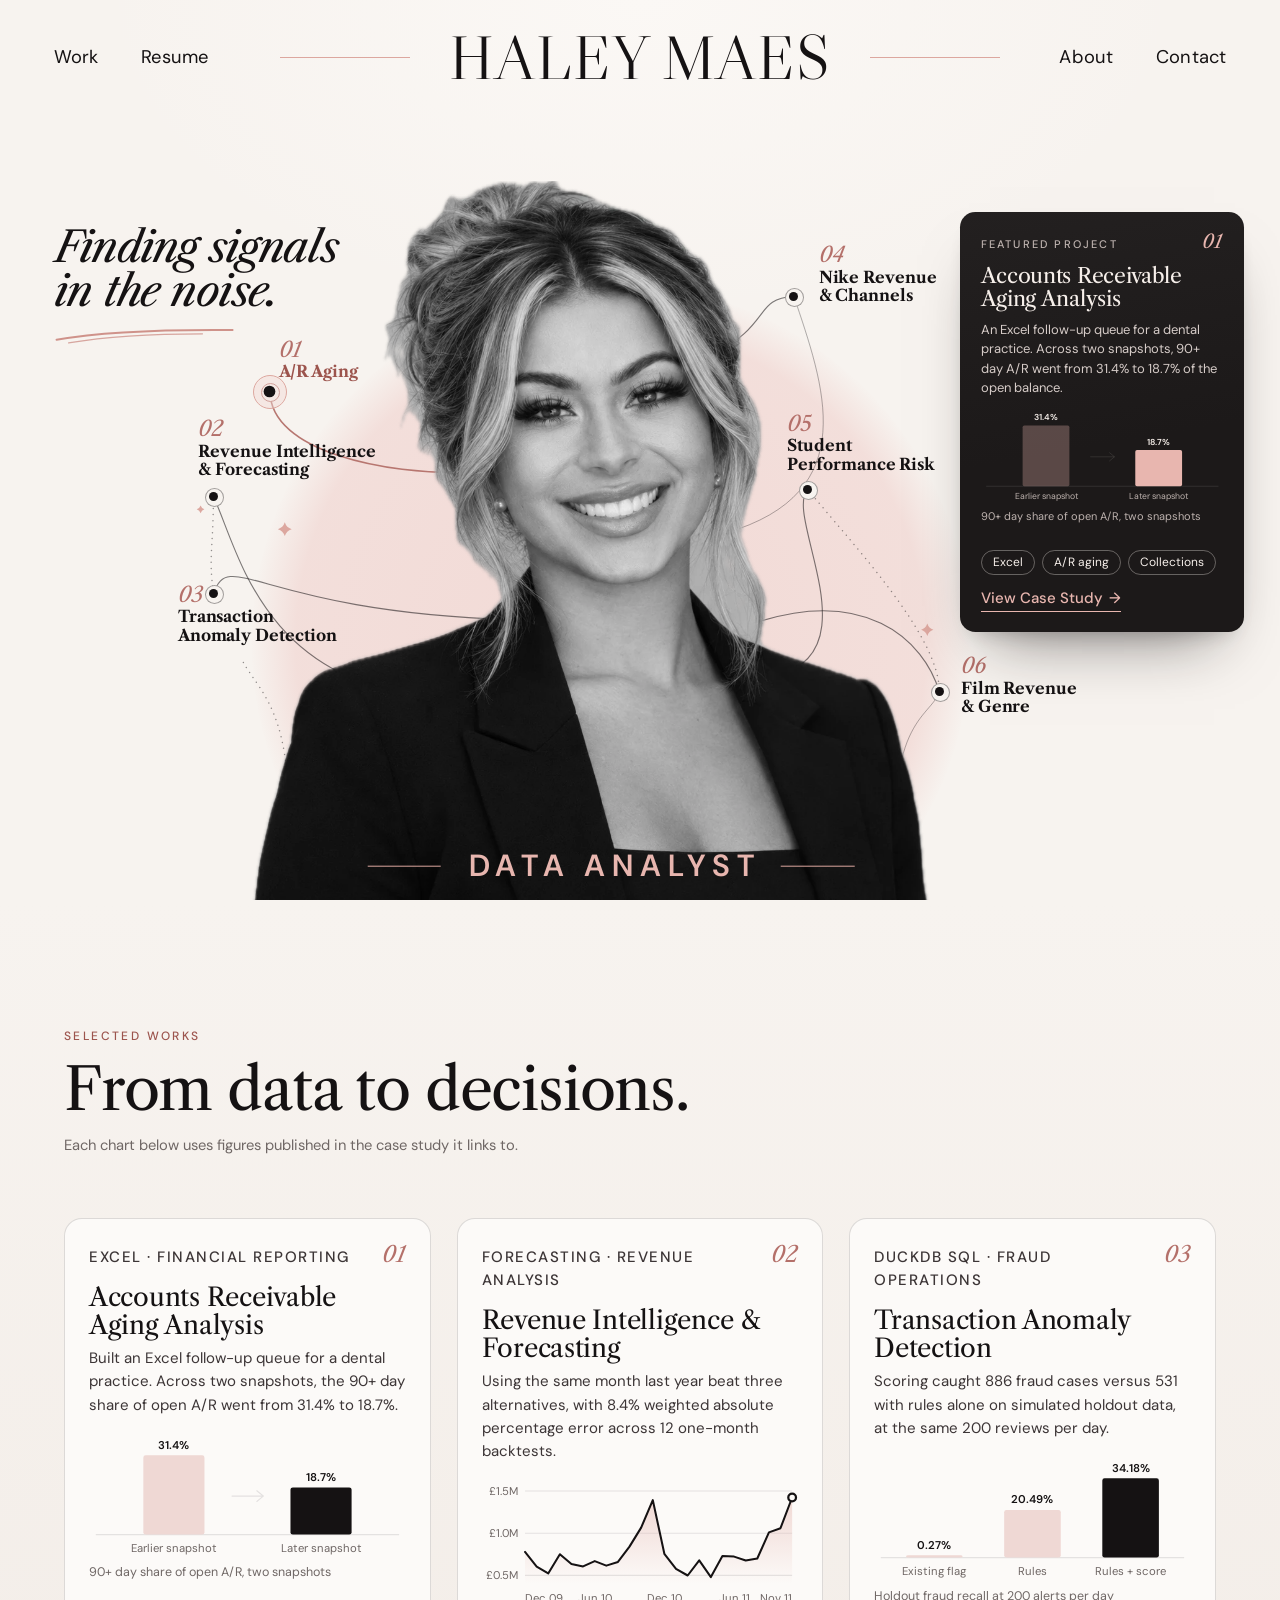
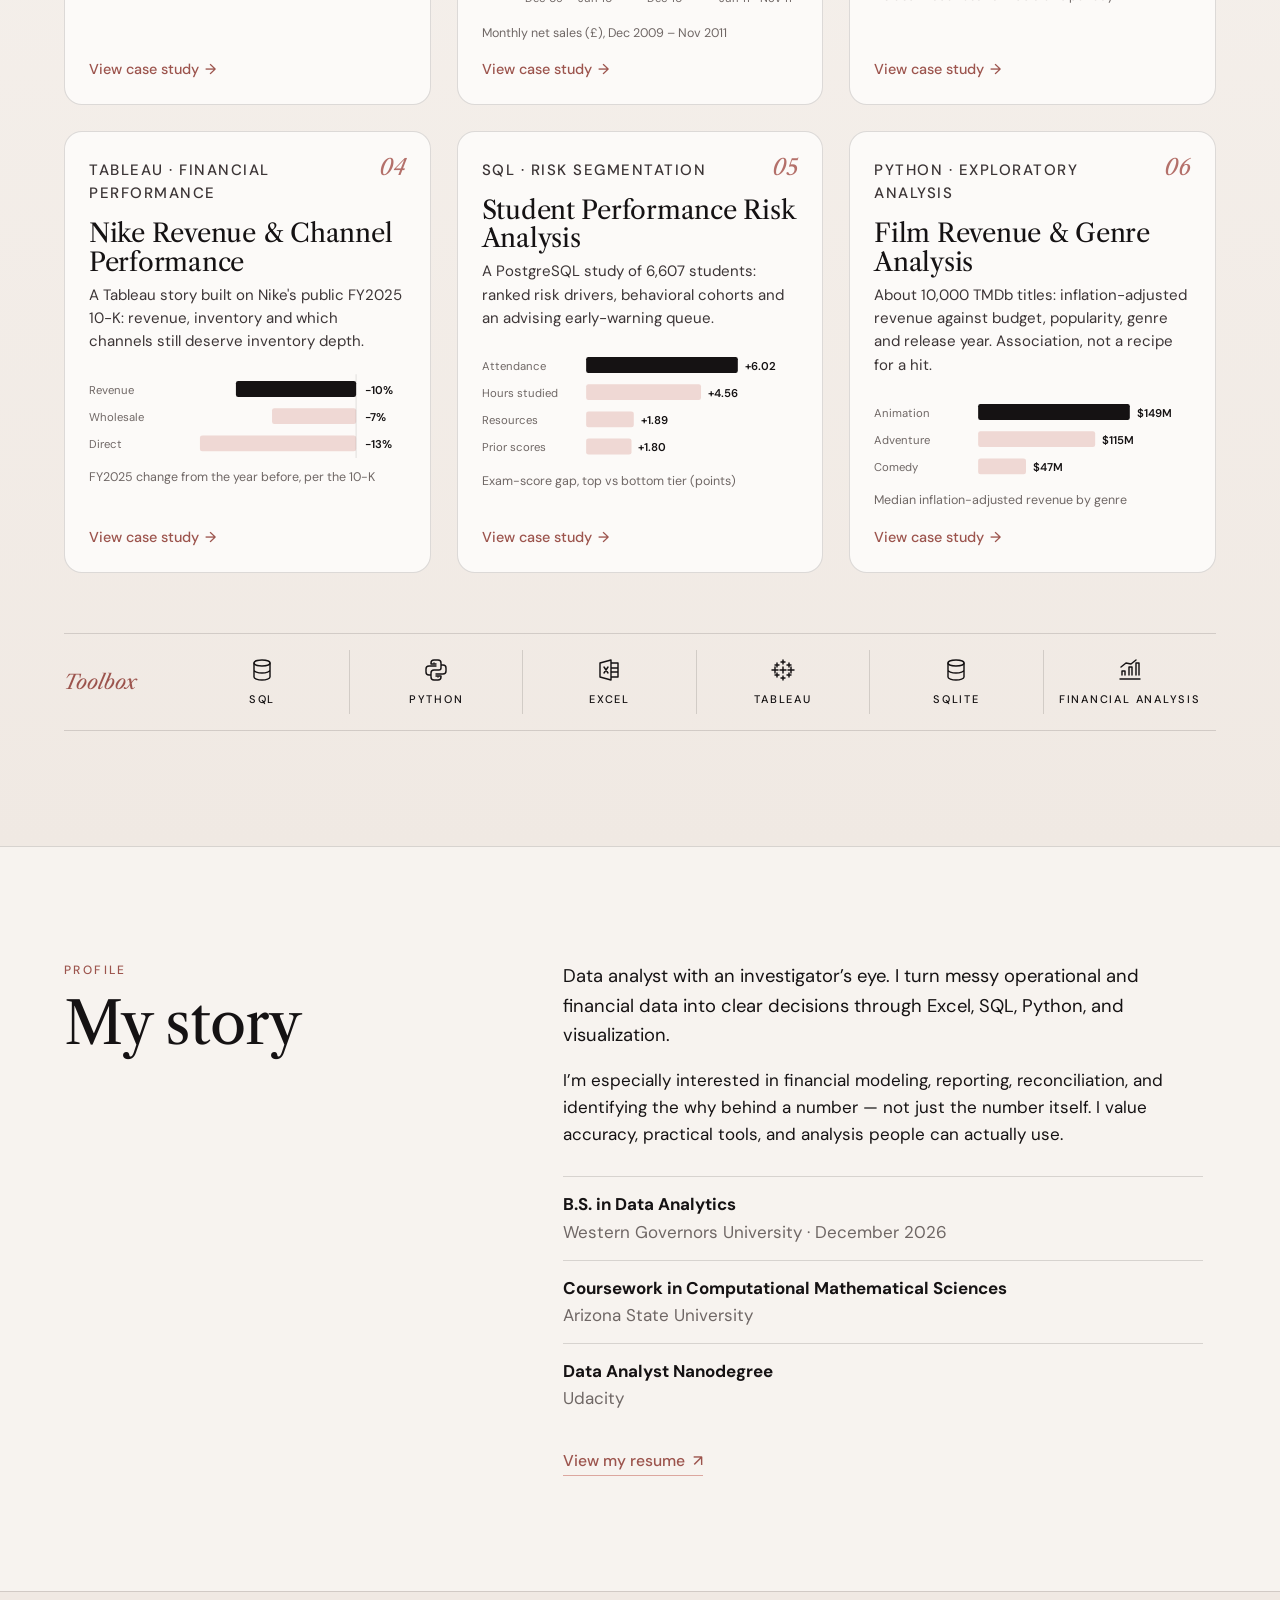
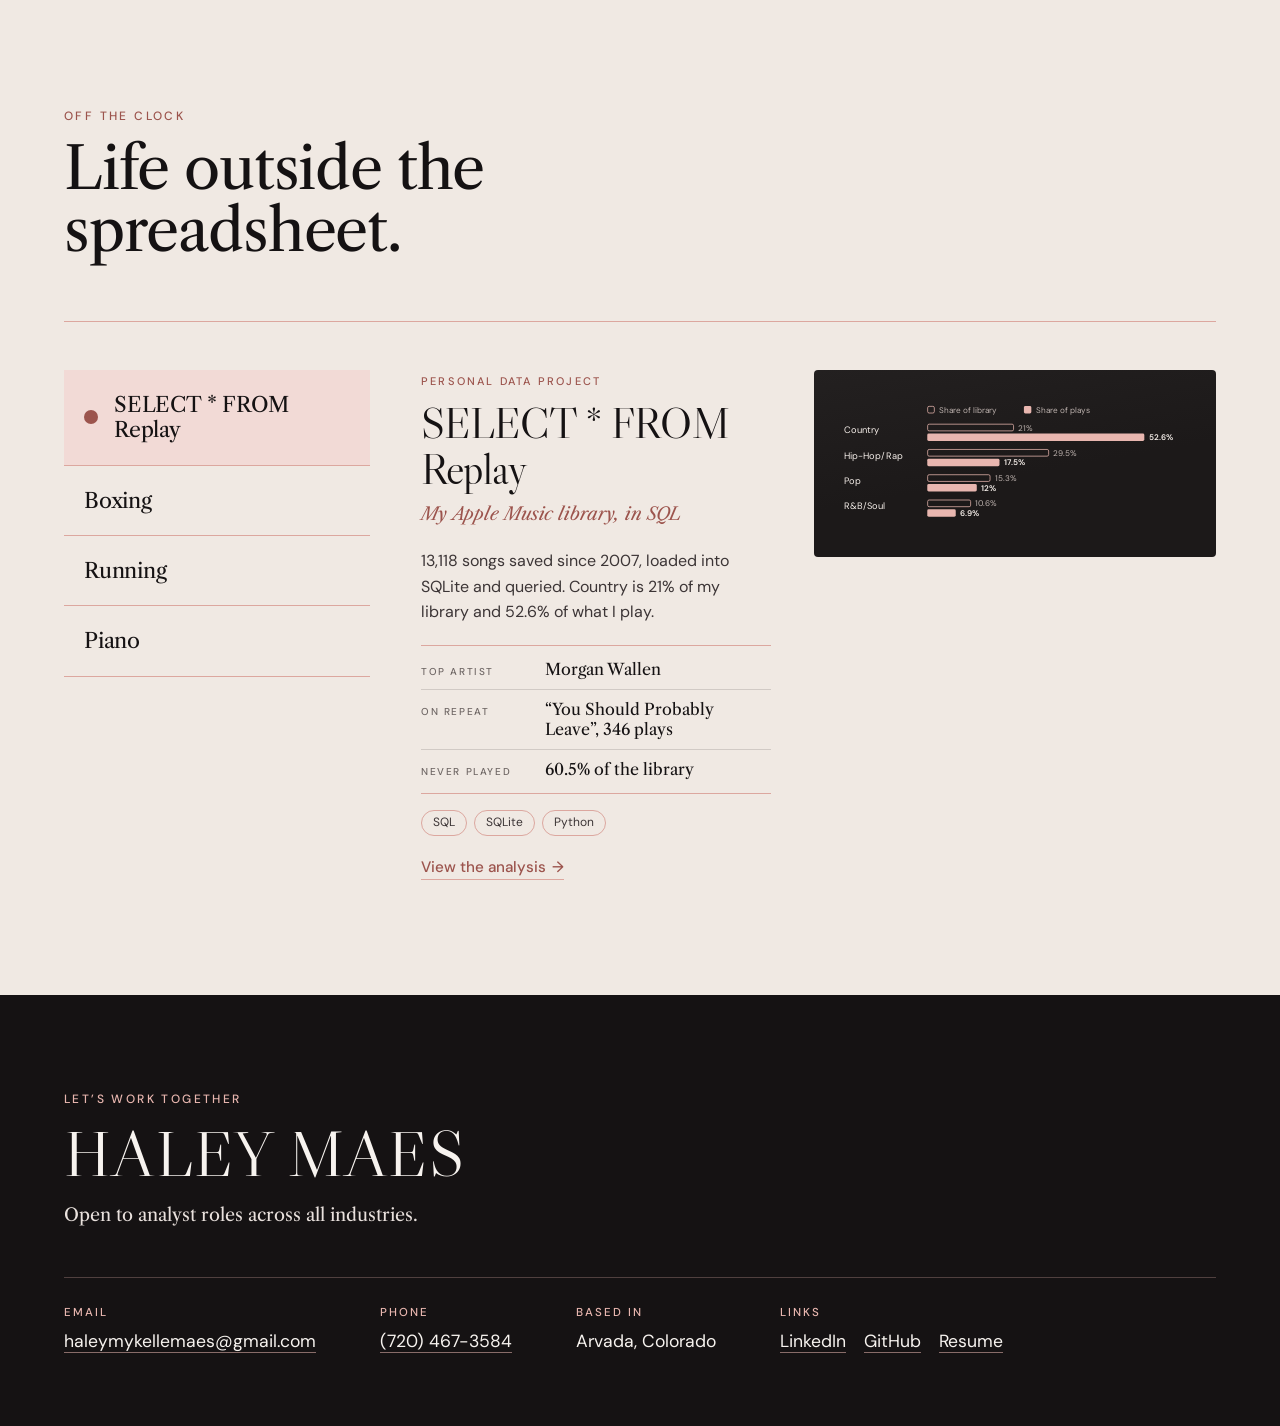
<file: index.html>
<!DOCTYPE html>
<!-- Haley Maes — data analyst portfolio. -->
<html lang="en">
<head>
  <meta charset="utf-8" />
  <script>
    (function () {
      var root = document.documentElement;
      root.classList.add("js");
      try {
        var still = window.matchMedia("(prefers-reduced-motion: reduce)").matches;
        if (still || window.location.hash.length > 1) return;
        root.classList.add("orbit-intro");
        window.__orbitIntroFallback = window.setTimeout(function () { root.classList.remove("orbit-intro"); }, 3000);
      } catch (e) { /* no intro */ }
    })();
  </script>
  <meta name="viewport" content="width=device-width, initial-scale=1" />
  <title>Haley Maes | Data Analyst</title>
  <meta name="description" content="Haley Maes, data analyst. Six case studies in SQL, Python, Excel and Tableau: receivables, revenue forecasting, transaction anomalies, Nike channels, student risk and film revenue." />
  <!-- Link previews (iMessage, LinkedIn, Slack, etc.): the homepage hero as a 1200×630 card. -->
  <link rel="canonical" href="https://haleymaes.github.io/" />
  <meta property="og:type" content="website" />
  <meta property="og:site_name" content="Haley Maes" />
  <meta property="og:url" content="https://haleymaes.github.io/" />
  <meta property="og:title" content="Haley Maes | Data Analyst" />
  <meta property="og:description" content="Data analyst. Finding signals in the noise: six case studies in Excel, SQL, Python and Tableau. Open to analyst roles across all industries." />
  <meta property="og:image" content="https://haleymaes.github.io/assets/share-card.jpg" />
  <meta property="og:image:type" content="image/jpeg" />
  <meta property="og:image:width" content="1200" />
  <meta property="og:image:height" content="630" />
  <meta property="og:image:alt" content="Haley Maes, data analyst: black-and-white portrait on a pink disc, ringed by her six numbered case studies, with the headline Finding signals in the noise." />
  <meta name="twitter:card" content="summary_large_image" />
  <meta name="twitter:title" content="Haley Maes | Data Analyst" />
  <meta name="twitter:description" content="Data analyst. Finding signals in the noise: six case studies in Excel, SQL, Python and Tableau. Open to analyst roles across all industries." />
  <meta name="twitter:image" content="https://haleymaes.github.io/assets/share-card.jpg" />
  <meta name="twitter:image:alt" content="Haley Maes, data analyst: black-and-white portrait on a pink disc, ringed by her six numbered case studies, with the headline Finding signals in the noise." />
  <meta name="theme-color" content="#F7F3EF" />
  <link rel="icon" href="assets/hm-icon-32.png" sizes="32x32" type="image/png" />
  <link rel="icon" href="assets/hm-icon-192.png" sizes="192x192" type="image/png" />
  <link rel="apple-touch-icon" href="assets/hm-apple-touch-icon.png" />
  <link rel="preconnect" href="https://fonts.googleapis.com" />
  <link rel="preconnect" href="https://fonts.gstatic.com" crossorigin />
  <link rel="stylesheet" href="https://fonts.googleapis.com/css2?family=DM+Sans:opsz,wght@9..40,400;9..40,500;9..40,600&family=Libre+Caslon+Display&family=Libre+Caslon+Text:ital,wght@0,400;0,700;1,400&display=swap" />
  <link rel="preload" as="image" href="assets/haley-headshot.webp" fetchpriority="high" />
  <link rel="stylesheet" href="orbit.css?v=20261125b" />
</head>
<body class="orbit-page">
  <a class="skip" href="#work">Skip to work</a>

  <header class="hero" id="top" data-hero>
    <nav class="masthead" aria-label="Primary" data-intro="nav">
      <ul class="masthead__links">
        <li><a href="#work">Work</a></li>
        <li><a href="assets/Haley-Maes-Resume.pdf" target="_blank" rel="noopener">Resume<span class="orbit-sr"> (PDF, opens in a new tab)</span></a></li>
      </ul>
      <span class="masthead__rule" aria-hidden="true"></span>
      <h1 class="masthead__name"><a href="#top">Haley Maes</a></h1>
      <span class="masthead__rule" aria-hidden="true"></span>
      <ul class="masthead__links masthead__links--end">
        <li><a href="#about">About</a></li>
        <li><a href="#contact">Contact</a></li>
      </ul>
    </nav>

    <p class="headline" data-intro="headline">
      <span>Finding signals</span>
      <span>in the noise.</span>
      <svg class="headline__swash" viewBox="0 0 240 28" aria-hidden="true" focusable="false">
        <path d="M2 21C52 12 118 7 236 8" />
        <path d="M18 25C78 15 140 13 196 13" />
      </svg>
    </p>

    <svg class="orbit-lines" data-orbit-lines aria-hidden="true" focusable="false"></svg>

    <div class="stage" data-stage>
      <span class="stage__disc" aria-hidden="true" data-intro="disc"></span>
      <img class="stage__portrait" src="assets/haley-headshot.webp" width="1114" height="1353" alt="Haley Maes, smiling, in a black blazer, black-and-white portrait" fetchpriority="high" decoding="async" data-intro="portrait" />
      <p class="stage__role" data-intro="role"><span aria-hidden="true"></span>Data Analyst<span aria-hidden="true"></span></p>
    </div>

    <section class="orbit" aria-label="Case studies" data-orbit>
      <p class="orbit__head" aria-hidden="true">Six case studies</p>
      <ol class="orbit__nodes" data-orbit-nodes></ol>
      <article class="card" id="orbit-card" data-card aria-labelledby="orbit-card-title" data-intro="card"></article>
      <p class="orbit-sr" role="status" data-orbit-status></p>
    </section>
  </header>

  <main>
    <section class="work" id="work" aria-labelledby="work-title">
      <div class="wrap">
        <header class="section-head">
          <p class="eyebrow">Selected works</p>
          <h2 id="work-title">From data to decisions.</h2>
          <p class="section-note">Each chart below uses figures published in the case study it links to.</p>
        </header>
        <ol class="work-grid" data-work></ol>
        <div class="toolbox">
          <p class="toolbox__label" id="toolbox-title">Toolbox</p>
          <ul class="toolbox__list" aria-labelledby="toolbox-title">
          <li><svg viewBox="0 0 24 24" aria-hidden="true"><ellipse cx="12" cy="5" rx="8" ry="3"/><path d="M4 5v14c0 1.65 3.6 3 8 3s8-1.35 8-3V5M4 12c0 1.65 3.6 3 8 3s8-1.35 8-3"/></svg><span>SQL</span></li>
          <li><svg viewBox="0 0 24 24" aria-hidden="true"><path d="M12 6H7V5a3 3 0 0 1 3-3h4a3 3 0 0 1 3 3v5a2 2 0 0 1-2 2h-5a3 3 0 0 0-3 3v2H5a3 3 0 0 1-3-3v-3a3 3 0 0 1 3-3h7m0 10h5v1a3 3 0 0 1-3 3h-4a3 3 0 0 1-3-3v-4m10-8h2a3 3 0 0 1 3 3v3a3 3 0 0 1-3 3h-7"/><path d="M10 5h.01M14 19h.01"/></svg><span>Python</span></li>
          <li><svg viewBox="0 0 24 24" aria-hidden="true"><path d="M3 5l11-3v20L3 19zM14 5h7v14h-7M14 10h7m-7 4h7M7 9l4 6m0-6-4 6"/></svg><span>Excel</span></li>
          <li><svg viewBox="0 0 24 24" aria-hidden="true"><path d="M12 2v4m-2-2h4m-2 5v6m-3-3h6m-3 6v4m-2-2h4M4 9v6m-3-3h6m13-3v6m-3-3h6M6 5v4M4 7h4m10-2v4m-2-2h4M6 15v4m-2-2h4m10-2v4m-2-2h4"/></svg><span>Tableau</span></li>
          <li><svg viewBox="0 0 24 24" aria-hidden="true"><ellipse cx="12" cy="5" rx="8" ry="3"/><path d="M4 5v14c0 1.65 3.6 3 8 3s8-1.35 8-3V5M4 12c0 1.65 3.6 3 8 3s8-1.35 8-3"/></svg><span>SQLite</span></li>
          <li><svg viewBox="0 0 24 24" aria-hidden="true"><path d="M2 21h20M4 17v-4h3v4m4 0V9h3v8m4 0V5h3v12M3 9l5-4 5 1 5-4"/></svg><span>Financial Analysis</span></li>
          </ul>
        </div>
      </div>
    </section>

    <section class="about" id="about" aria-labelledby="about-title">
      <div class="wrap about__grid">
        <div>
          <p class="eyebrow">Profile</p>
          <h2 id="about-title">My story</h2>
        </div>
        <div class="prose">
          <p class="lede">Data analyst with an investigator’s eye. I turn messy operational and financial data into clear decisions through Excel, SQL, Python, and visualization.</p>
          <p>I’m especially interested in financial modeling, reporting, reconciliation, and identifying the why behind a number — not just the number itself. I value accuracy, practical tools, and analysis people can actually use.</p>
          <ul class="edu">
            <li><strong>B.S. in Data Analytics</strong><span>Western Governors University · December 2026</span></li>
            <li><strong>Coursework in Computational Mathematical Sciences</strong><span>Arizona State University</span></li>
            <li><strong>Data Analyst Nanodegree</strong><span>Udacity</span></li>
          </ul>
          <a class="resume-link" href="assets/Haley-Maes-Resume.pdf" target="_blank" rel="noopener">View my resume <span aria-hidden="true">↗</span><span class="orbit-sr"> (PDF, opens in a new tab)</span></a>
        </div>
      </div>
    </section>
    <section class="clock" id="off-the-clock" aria-labelledby="clock-title">
      <div class="wrap">
        <header class="section-head">
          <p class="eyebrow">Off the clock</p>
          <h2 id="clock-title">Life outside the spreadsheet.</h2>
        </header>
        <!-- Off the clock: the list on the left picks the panel (text in the middle, picture on the right); off-the-clock.js.
             Without JavaScript the list is hidden and all four panels show in turn. -->
        <div class="otc" data-otc>
          <div class="otc__tabs" role="tablist" aria-label="Off the clock" aria-orientation="vertical">
            <button class="otc__tab" type="button" role="tab" id="otc-tab-music" aria-controls="otc-music" aria-selected="true">SELECT * FROM Replay</button>
            <button class="otc__tab" type="button" role="tab" id="otc-tab-boxing" aria-controls="otc-boxing" aria-selected="false" tabindex="-1">Boxing</button>
            <button class="otc__tab" type="button" role="tab" id="otc-tab-running" aria-controls="otc-running" aria-selected="false" tabindex="-1">Running</button>
            <button class="otc__tab" type="button" role="tab" id="otc-tab-piano" aria-controls="otc-piano" aria-selected="false" tabindex="-1">Piano</button>
          </div>

          <!-- The Apple Music project: figures from music/music-data.js, drawn by music/music.js. -->
          <section class="otc__panel is-active" id="otc-music" role="tabpanel" aria-labelledby="otc-tab-music" data-music-card>
            <div class="otc__text">
              <p class="otc__kicker">Personal data project</p>
              <h3 class="otc__title otc__title--long">SELECT * FROM Replay</h3>
              <p class="otc__sub">My Apple Music library, in SQL</p>
              <p class="otc__body otc__body--small" data-music-desc></p>
              <dl class="otc__stats" data-music-stats></dl>
              <ul class="otc__tools" aria-label="Tools"><li>SQL</li><li>SQLite</li><li>Python</li></ul>
              <a class="otc__link" href="music/">View the analysis<span aria-hidden="true">→</span></a>
            </div>
            <figure class="otc__media otc__media--chart viz" data-music-chart></figure>
          </section>

          <section class="otc__panel" id="otc-boxing" role="tabpanel" aria-labelledby="otc-tab-boxing" tabindex="0">
            <div class="otc__text">
              <h3 class="otc__title">Boxing</h3>
              <p class="otc__body">I started boxing on weekends with my godfather. It took me a while to get into it, and the pink gloves may have had something to do with why I fell in love with it. During my first weekend of recovery, I watched all of the Rocky movies in one sitting. This is when I also discovered that, despite my relentless affinity for country music, “Eye of the Tiger” is one of the greatest songs to ever exist.</p>
            </div>
            <div class="otc__media"><img src="assets/off-the-clock/gloves.webp" width="630" height="640" alt="A pair of hot-pink boxing gloves" loading="lazy" decoding="async" /></div>
          </section>

          <section class="otc__panel" id="otc-running" role="tabpanel" aria-labelledby="otc-tab-running" tabindex="0">
            <div class="otc__text">
              <h3 class="otc__title">Running</h3>
              <p class="otc__body">I was a sprinter on my high school track team, so taking up long-distance running this summer was a real change of pace. A pair of very pink running shoes gave me a little extra motivation to get out the door.</p>
            </div>
            <div class="otc__media"><img src="assets/off-the-clock/shoes.webp" width="900" height="467" alt="A hot-pink running shoe" loading="lazy" decoding="async" /></div>
          </section>

          <section class="otc__panel" id="otc-piano" role="tabpanel" aria-labelledby="otc-tab-piano" tabindex="0">
            <div class="otc__text">
              <h3 class="otc__title">Piano</h3>
              <p class="otc__body">I grew up playing piano by ear through the Suzuki method. Right before my eighth-grade graduation, I gave up on “A Whole New World,” and I’ve always wished I’d finished it. Now I’m giving it another shot with sheet music. Same song, whole new world of little black dots.</p>
            </div>
            <div class="otc__media otc__media--icon"><svg class="piano" viewBox="0 0 162 100" aria-hidden="true" focusable="false"><rect class="piano__case" x="0" y="0" width="162" height="13" rx="3"/><rect class="piano__felt" x="1" y="10.5" width="160" height="2.5"/><rect class="key key--w" x="1" y="12" width="20" height="86" rx="2.5"/><rect class="key key--w" x="21" y="12" width="20" height="86" rx="2.5"/><rect class="key key--w" x="41" y="12" width="20" height="86" rx="2.5"/><rect class="key key--w" x="61" y="12" width="20" height="86" rx="2.5"/><rect class="key key--w" x="81" y="12" width="20" height="86" rx="2.5"/><rect class="key key--w" x="101" y="12" width="20" height="86" rx="2.5"/><rect class="key key--w" x="121" y="12" width="20" height="86" rx="2.5"/><rect class="key key--w" x="141" y="12" width="20" height="86" rx="2.5"/><rect class="key key--b" x="15" y="12" width="12" height="54" rx="1.8"/><rect class="key key--b" x="35" y="12" width="12" height="54" rx="1.8"/><rect class="key key--b" x="75" y="12" width="12" height="54" rx="1.8"/><rect class="key key--b" x="95" y="12" width="12" height="54" rx="1.8"/><rect class="key key--b" x="115" y="12" width="12" height="54" rx="1.8"/></svg><span class="otc__note">(unavailable in pink)</span></div>
          </section>
        </div>
      </div>
    </section>
  </main>

  <footer class="footer" id="contact">
    <div class="wrap">
      <p class="eyebrow">Let’s work together</p>
      <p class="footer__name">Haley Maes</p>
      <p class="footer__pitch">Open to analyst roles across all industries.</p>
      <dl class="footer__contact">
        <div><dt>Email</dt><dd><a href="mailto:haleymykellemaes@gmail.com">haleymykellemaes@gmail.com</a></dd></div>
        <div><dt>Phone</dt><dd><a href="tel:+17204673584">(720) 467-3584</a></dd></div>
        <div><dt>Based in</dt><dd>Arvada, Colorado</dd></div>
        <div><dt>Links</dt><dd><ul class="footer__links"><li><a href="https://www.linkedin.com/in/haleymmaes" target="_blank" rel="noopener noreferrer">LinkedIn</a></li><li><a href="https://github.com/haleymaes" target="_blank" rel="noopener noreferrer">GitHub</a></li><li><a href="assets/Haley-Maes-Resume.pdf" target="_blank" rel="noopener">Resume<span class="orbit-sr"> (PDF)</span></a></li></ul></dd></div>
      </dl>
    </div>
  </footer>

  <script src="music/music-data.js?v=20261125"></script>
  <script src="music/music.js?v=20261125"></script>
  <script src="projects.js?v=20261125"></script>
  <script src="orbit.js?v=20261125"></script>
  <script src="off-the-clock.js?v=20261125"></script>
</body>
</html>
</file>
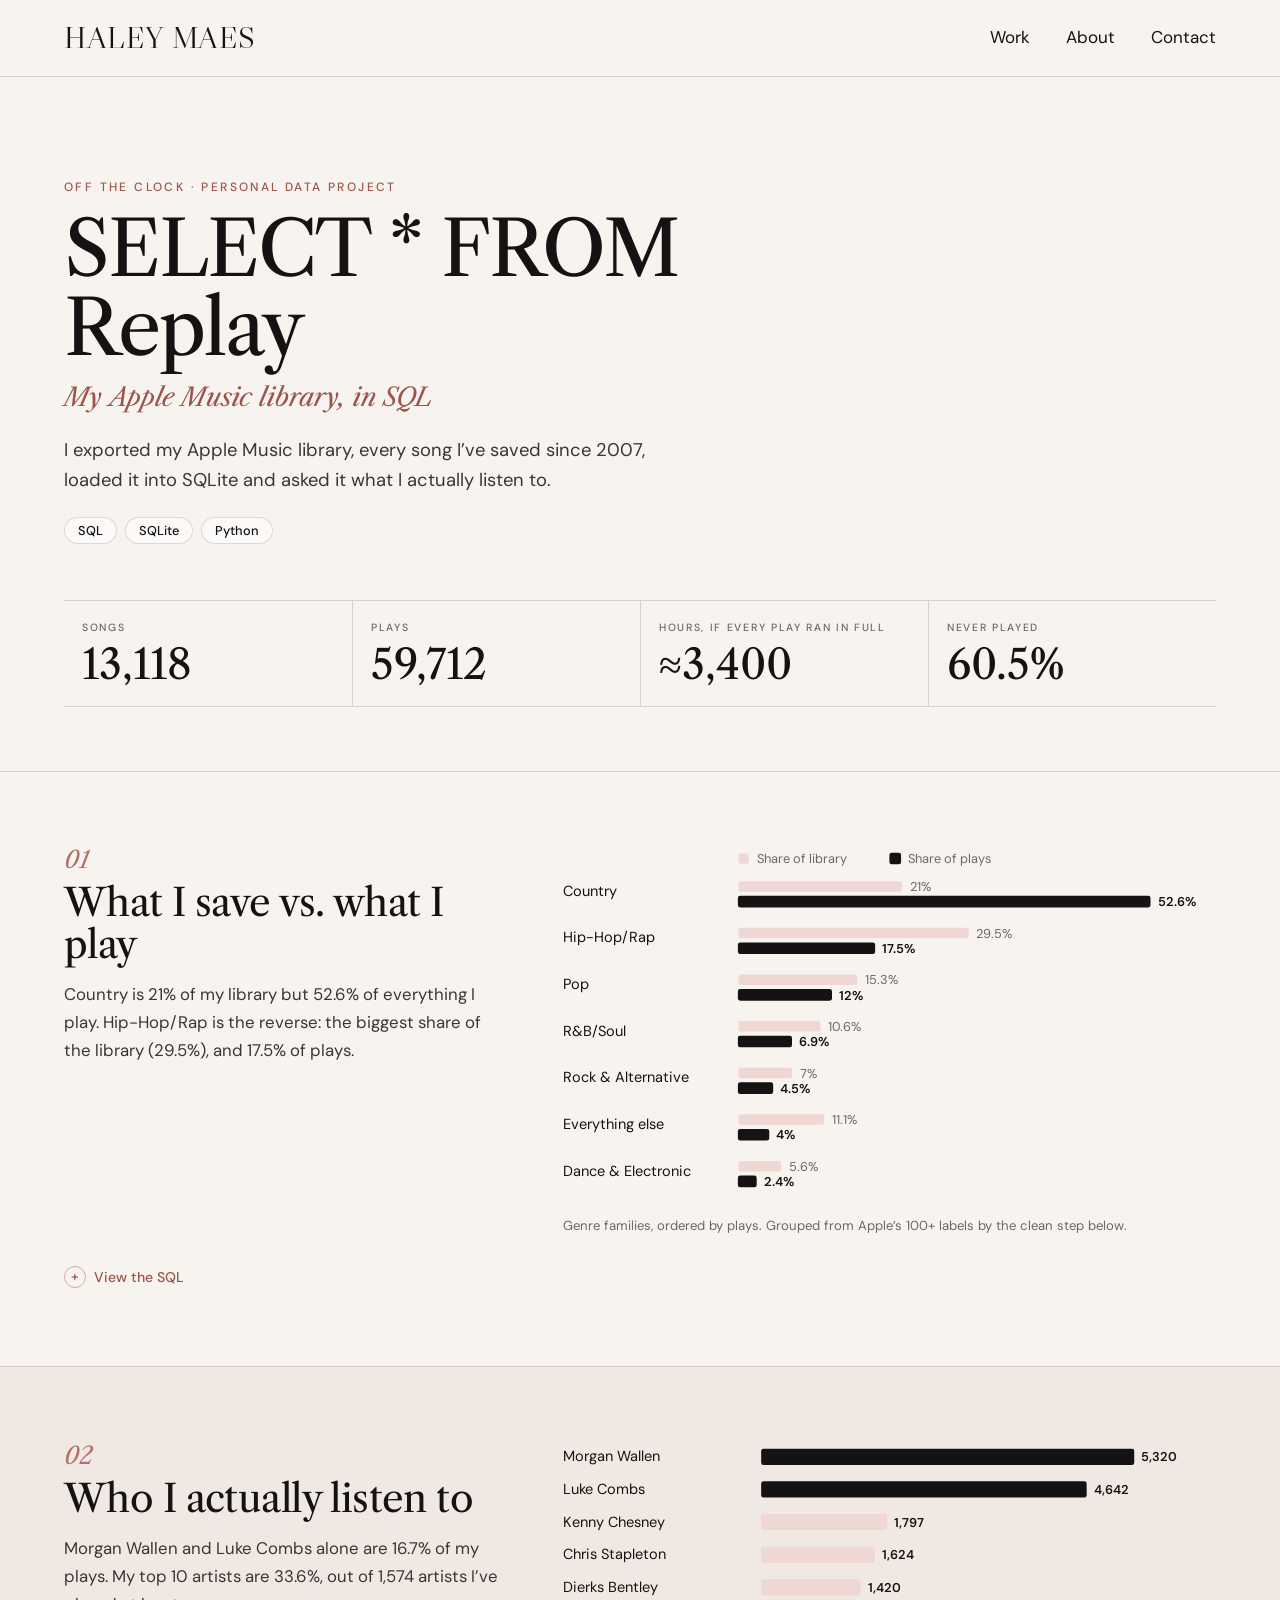
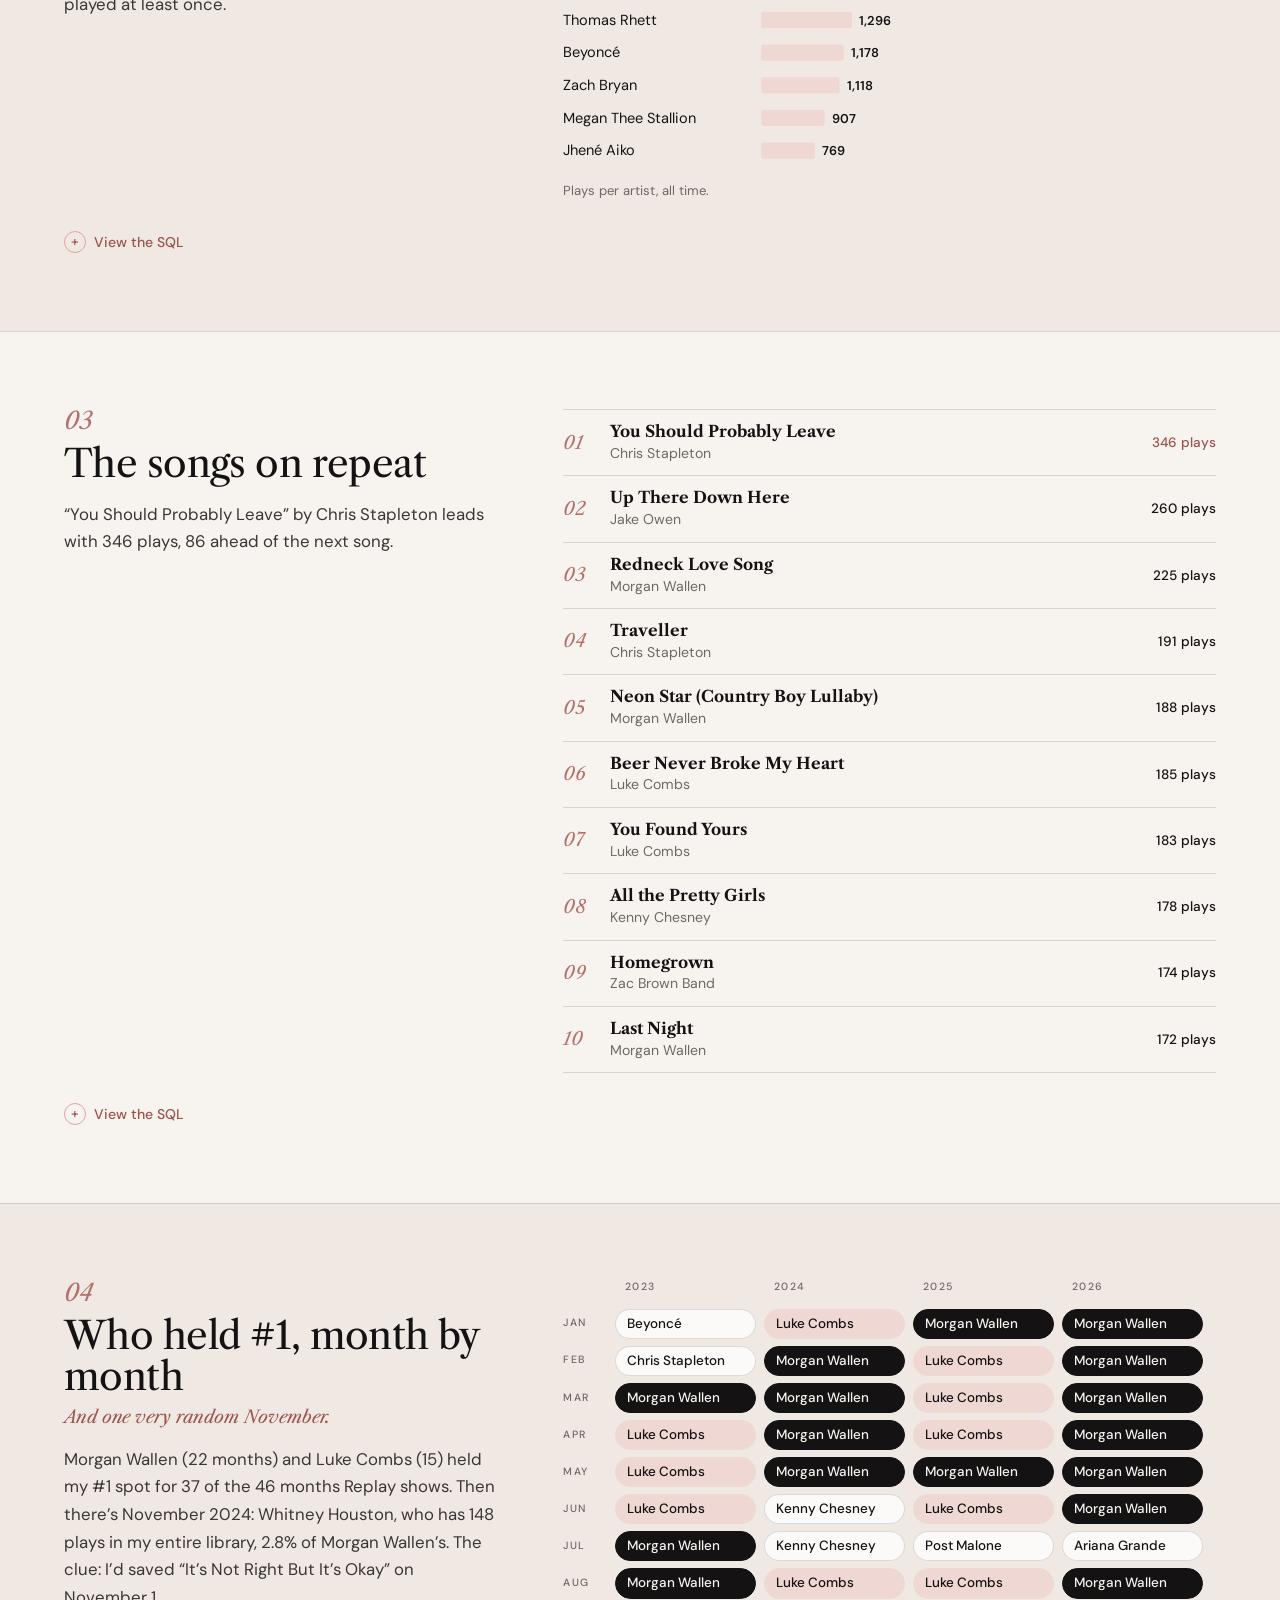
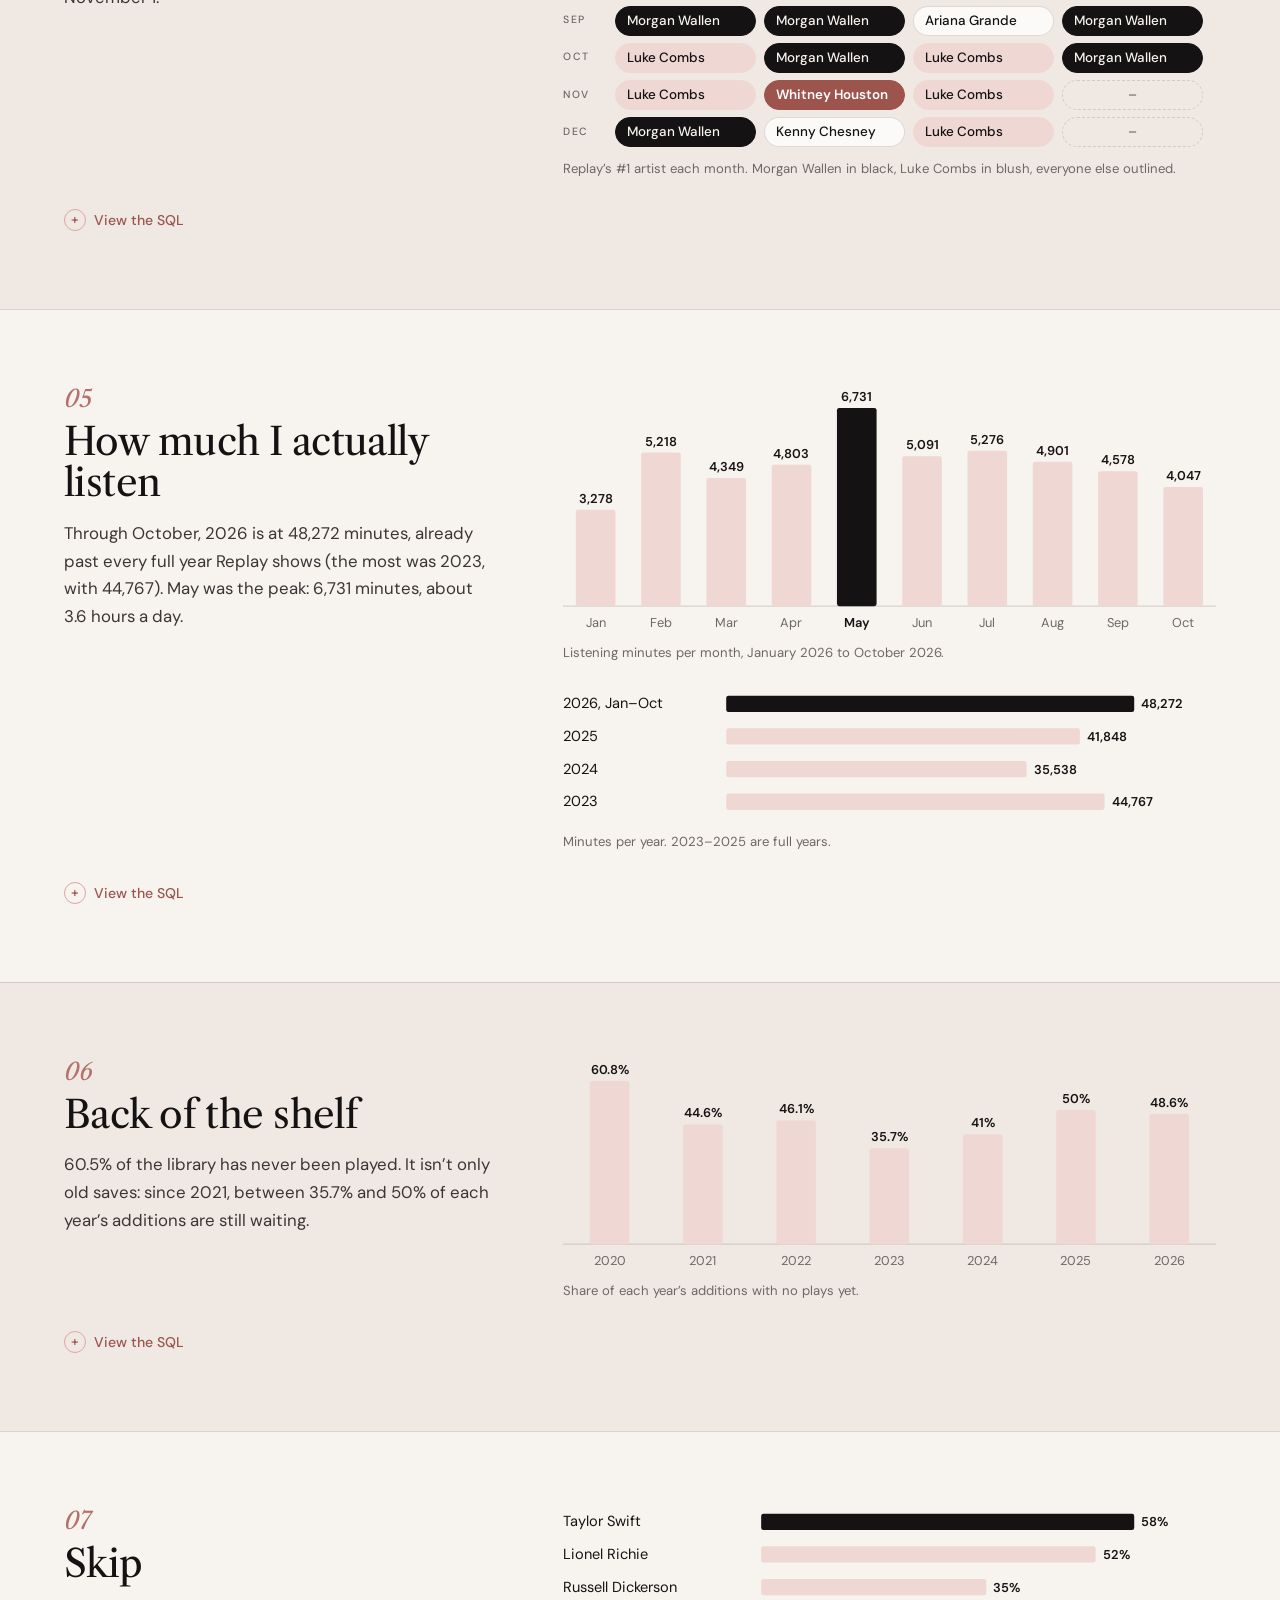
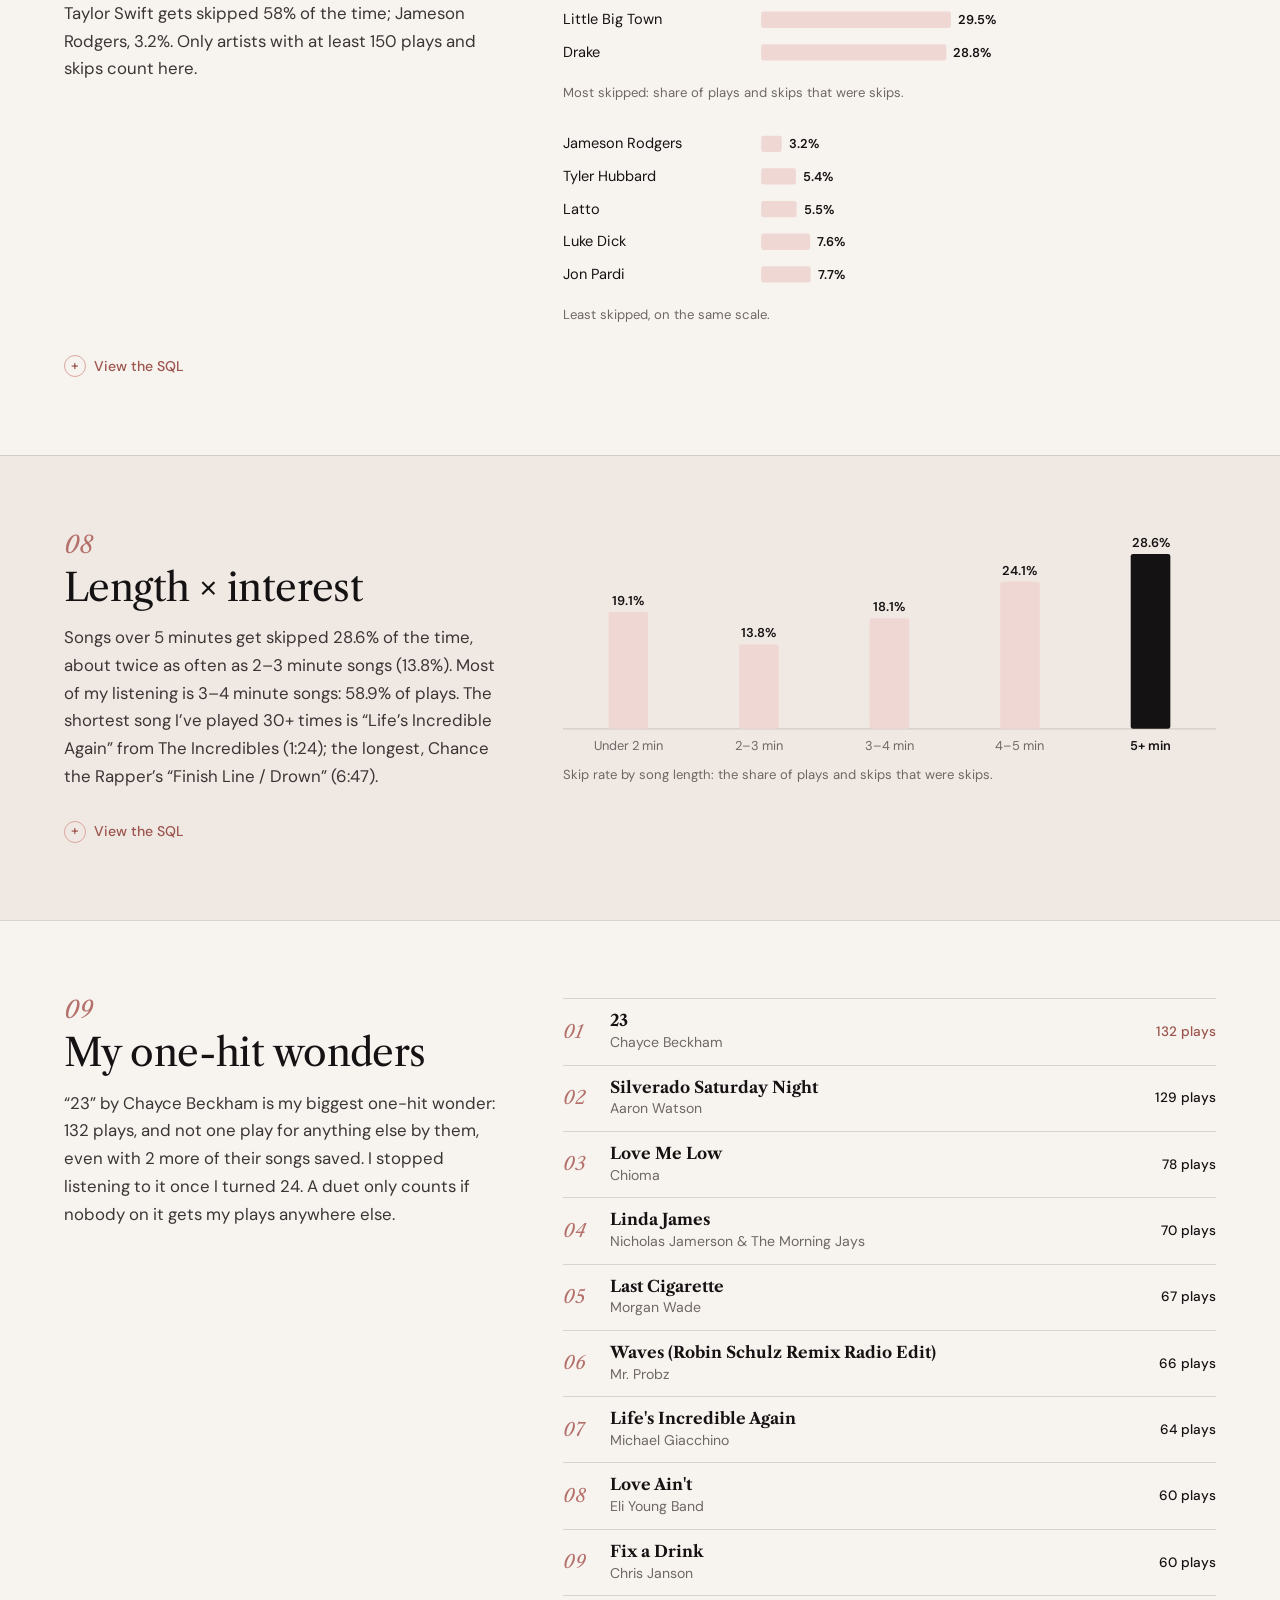
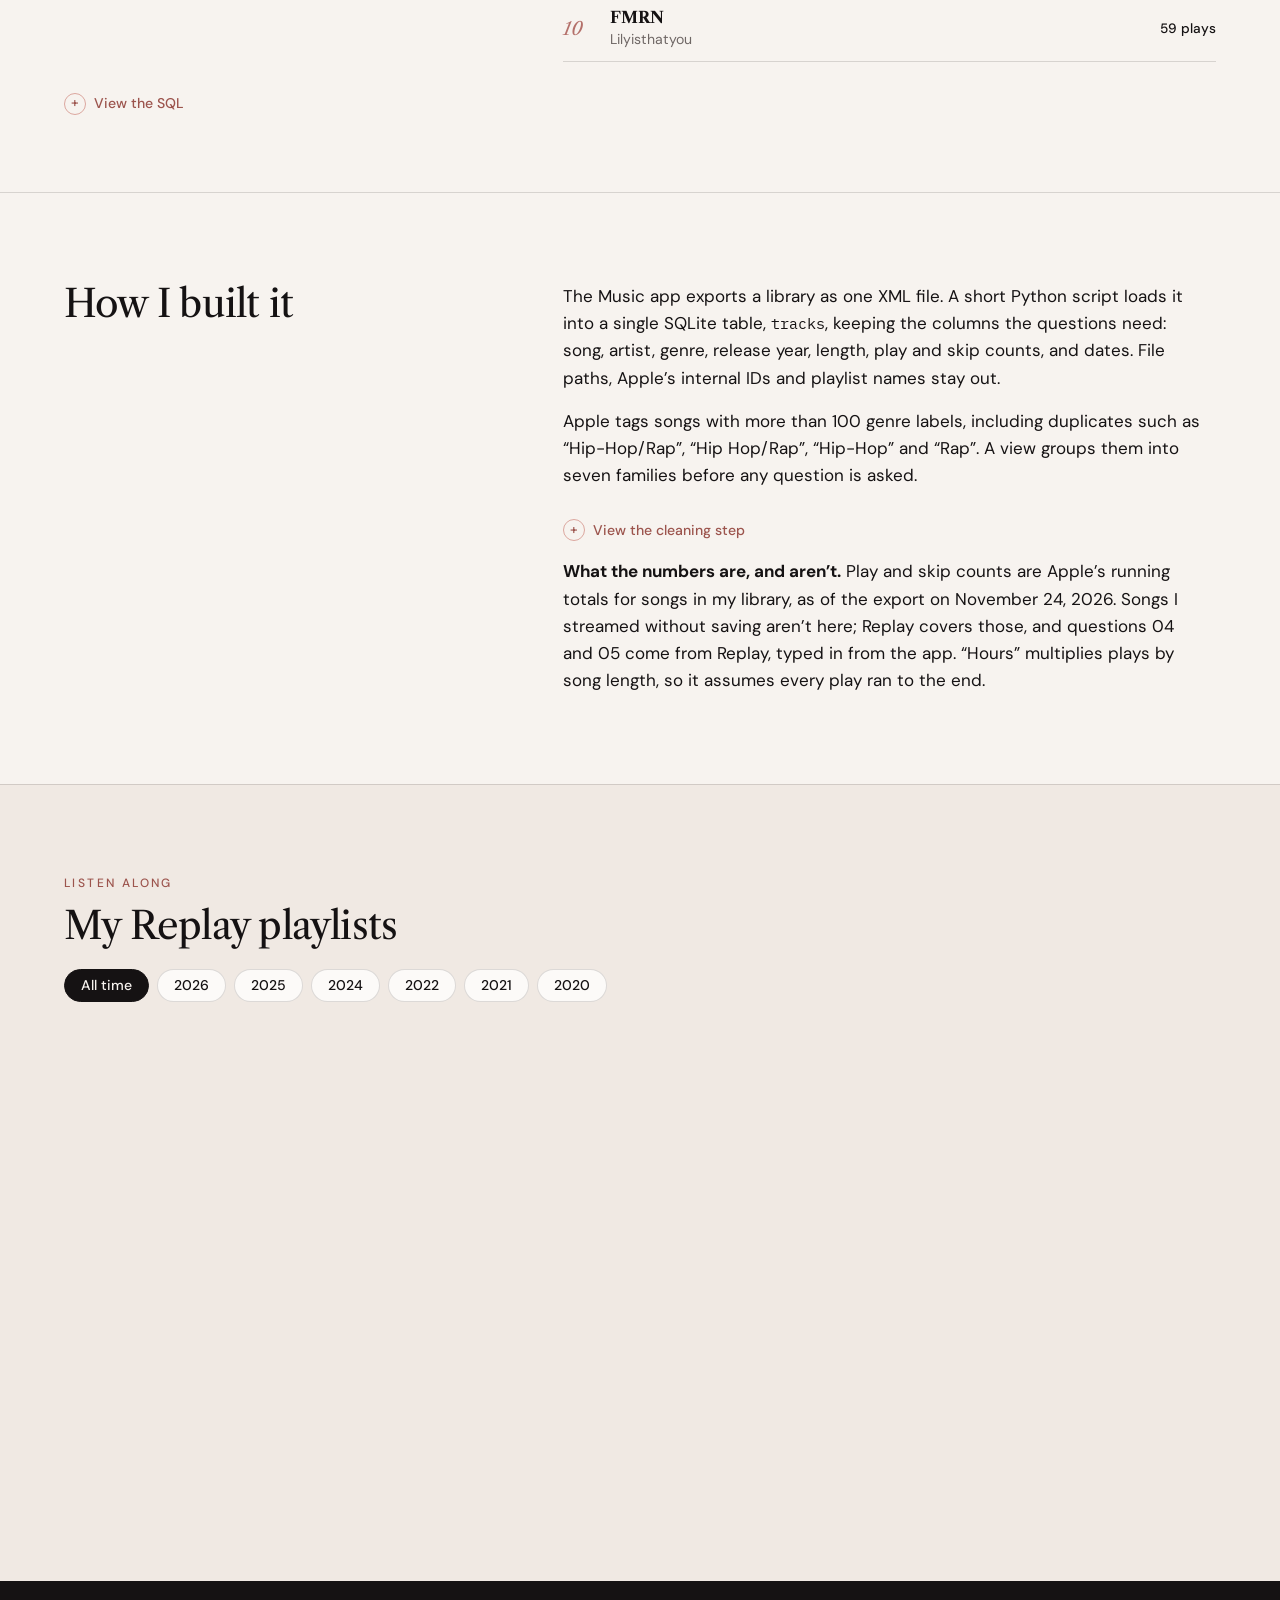
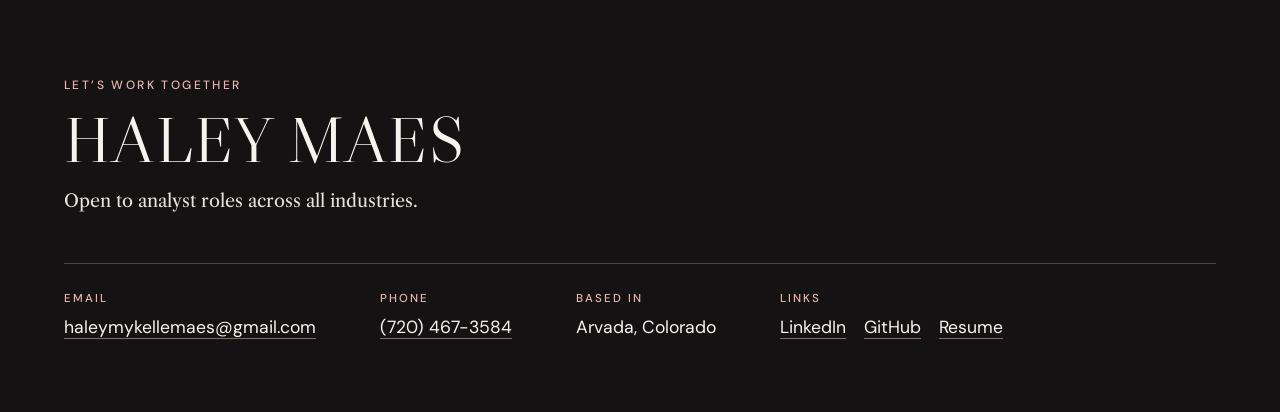
<file: music/index.html>
<!DOCTYPE html>
<!-- The Apple Music SQL project. Numbers and SQL come from music-data.js (build_music_data.py). -->
<html lang="en">
<head>
  <meta charset="utf-8" />
  <meta name="viewport" content="width=device-width, initial-scale=1" />
  <title>SELECT * FROM Replay | Haley Maes</title>
  <meta name="description" content="A personal SQL project: 13,118 songs from my Apple Music library, loaded into SQLite and queried for what I save, what I play and what I skip." />
  <!-- Link previews (iMessage, LinkedIn, Slack, etc.): the homepage hero as a 1200×630 card. -->
  <link rel="canonical" href="https://haleymaes.github.io/music/" />
  <meta property="og:type" content="website" />
  <meta property="og:site_name" content="Haley Maes" />
  <meta property="og:url" content="https://haleymaes.github.io/music/" />
  <meta property="og:title" content="SELECT * FROM Replay | Haley Maes" />
  <meta property="og:description" content="A personal SQL project: 13,118 songs from my Apple Music library, loaded into SQLite and queried for what I save, what I play and what I skip." />
  <meta property="og:image" content="https://haleymaes.github.io/assets/share-card.jpg" />
  <meta property="og:image:type" content="image/jpeg" />
  <meta property="og:image:width" content="1200" />
  <meta property="og:image:height" content="630" />
  <meta property="og:image:alt" content="Haley Maes, data analyst: black-and-white portrait on a pink disc, ringed by her six numbered case studies, with the headline Finding signals in the noise." />
  <meta name="twitter:card" content="summary_large_image" />
  <meta name="twitter:title" content="SELECT * FROM Replay | Haley Maes" />
  <meta name="twitter:description" content="A personal SQL project: 13,118 songs from my Apple Music library, loaded into SQLite and queried for what I save, what I play and what I skip." />
  <meta name="twitter:image" content="https://haleymaes.github.io/assets/share-card.jpg" />
  <meta name="twitter:image:alt" content="Haley Maes, data analyst: black-and-white portrait on a pink disc, ringed by her six numbered case studies, with the headline Finding signals in the noise." />
  <meta name="theme-color" content="#F7F3EF" />
  <link rel="icon" href="../assets/hm-icon-32.png" sizes="32x32" type="image/png" />
  <link rel="icon" href="../assets/hm-icon-192.png" sizes="192x192" type="image/png" />
  <link rel="apple-touch-icon" href="../assets/hm-apple-touch-icon.png" />
  <link rel="preconnect" href="https://fonts.googleapis.com" />
  <link rel="preconnect" href="https://fonts.gstatic.com" crossorigin />
  <link rel="stylesheet" href="https://fonts.googleapis.com/css2?family=DM+Sans:opsz,wght@9..40,400;9..40,500;9..40,600&family=IBM+Plex+Mono:wght@400;500&family=Libre+Caslon+Display&family=Libre+Caslon+Text:ital,wght@0,400;0,700;1,400&display=swap" />
  <link rel="stylesheet" href="../orbit.css?v=20261125b" />
  <link rel="stylesheet" href="music.css?v=20261125b" />
</head>
<body class="orbit-page music-page">
  <a class="skip" href="#main">Skip to content</a>
  <header class="mp-nav">
    <div class="wrap mp-nav__inner">
      <a class="mp-nav__name" href="../">Haley Maes</a>
      <nav aria-label="Primary">
        <ul>
          <li><a href="../#work">Work</a></li>
          <li><a href="../#about">About</a></li>
          <li><a href="../#contact">Contact</a></li>
        </ul>
      </nav>
    </div>
  </header>

  <main id="main">
    <header class="mp-hero">
      <div class="wrap">
        <p class="eyebrow">Off the clock · Personal data project</p>
        <h1>SELECT * FROM Replay</h1>
        <p class="mp-sub">My Apple Music library, in SQL</p>
        <p class="mp-lede">I exported my Apple Music library, every song I’ve saved since 2007, loaded it into SQLite and asked it what I actually listen to.</p>
        <ul class="mp-tools" aria-label="Tools"><li>SQL</li><li>SQLite</li><li>Python</li></ul>
        <dl class="mp-stats" data-stats></dl>
      </div>
    </header>

    <section class="mp-q" data-q="genre_mix" aria-labelledby="q1">
      <div class="wrap mp-q__grid">
        <div class="mp-q__text">
          <p class="mp-q__num">01</p>
          <h2 id="q1">What I save vs. what I play</h2>
          <p class="mp-finding" data-finding></p>
        </div>
        <div class="mp-q__chart" data-chart></div>
      </div>
      <details class="wrap mp-sql"><summary>View the SQL</summary><pre><code data-sql></code></pre></details>
    </section>

    <section class="mp-q" data-q="top_artists" aria-labelledby="q2">
      <div class="wrap mp-q__grid">
        <div class="mp-q__text">
          <p class="mp-q__num">02</p>
          <h2 id="q2">Who I actually listen to</h2>
          <p class="mp-finding" data-finding></p>
        </div>
        <div class="mp-q__chart" data-chart></div>
      </div>
      <details class="wrap mp-sql"><summary>View the SQL</summary><pre><code data-sql></code></pre><pre><code data-sql="concentration"></code></pre></details>
    </section>

    <section class="mp-q" data-q="top_songs" aria-labelledby="q3">
      <div class="wrap mp-q__grid">
        <div class="mp-q__text">
          <p class="mp-q__num">03</p>
          <h2 id="q3">The songs on repeat</h2>
          <p class="mp-finding" data-finding></p>
        </div>
        <div class="mp-q__chart" data-chart></div>
      </div>
      <details class="wrap mp-sql"><summary>View the SQL</summary><pre><code data-sql></code></pre></details>
    </section>

    <section class="mp-q" data-q="number_ones" aria-labelledby="q4">
      <div class="wrap mp-q__grid">
        <div class="mp-q__text">
          <p class="mp-q__num">04</p>
          <h2 id="q4">Who held #1, month by month</h2>
          <p class="mp-aside">And one very random November.</p>
          <p class="mp-finding" data-finding></p>
        </div>
        <div class="mp-q__chart" data-chart></div>
      </div>
      <details class="wrap mp-sql"><summary>View the SQL</summary><pre><code data-sql="replay"></code></pre><pre><code data-sql></code></pre><pre><code data-sql="months_vs_library"></code></pre><pre><code data-sql="november_2024"></code></pre></details>
    </section>

    <section class="mp-q" data-q="minutes" aria-labelledby="q5">
      <div class="wrap mp-q__grid">
        <div class="mp-q__text">
          <p class="mp-q__num">05</p>
          <h2 id="q5">How much I actually listen</h2>
          <p class="mp-finding" data-finding></p>
        </div>
        <div class="mp-q__chart" data-chart></div>
      </div>
      <details class="wrap mp-sql"><summary>View the SQL</summary><pre><code data-sql="minutes_by_month"></code></pre><pre><code data-sql="minutes_by_year"></code></pre></details>
    </section>

    <section class="mp-q" data-q="never_played" aria-labelledby="q6">
      <div class="wrap mp-q__grid">
        <div class="mp-q__text">
          <p class="mp-q__num">06</p>
          <h2 id="q6">Back of the shelf</h2>
          <p class="mp-finding" data-finding></p>
        </div>
        <div class="mp-q__chart" data-chart></div>
      </div>
      <details class="wrap mp-sql"><summary>View the SQL</summary><pre><code data-sql></code></pre></details>
    </section>

    <section class="mp-q" data-q="skips" aria-labelledby="q7">
      <div class="wrap mp-q__grid">
        <div class="mp-q__text">
          <p class="mp-q__num">07</p>
          <h2 id="q7">Skip</h2>
          <p class="mp-finding" data-finding></p>
        </div>
        <div class="mp-q__chart" data-chart></div>
      </div>
      <details class="wrap mp-sql"><summary>View the SQL</summary><pre><code data-sql></code></pre></details>
    </section>

    <section class="mp-q" data-q="song_length" aria-labelledby="q8">
      <div class="wrap mp-q__grid">
        <div class="mp-q__text">
          <p class="mp-q__num">08</p>
          <h2 id="q8">Length × interest</h2>
          <p class="mp-finding" data-finding></p>
        </div>
        <div class="mp-q__chart" data-chart></div>
      </div>
      <details class="wrap mp-sql"><summary>View the SQL</summary><pre><code data-sql></code></pre><pre><code data-sql="length_extremes"></code></pre></details>
    </section>

    <section class="mp-q" data-q="one_hit_wonders" aria-labelledby="q9">
      <div class="wrap mp-q__grid">
        <div class="mp-q__text">
          <p class="mp-q__num">09</p>
          <h2 id="q9">My one-hit wonders</h2>
          <p class="mp-finding" data-finding></p>
        </div>
        <div class="mp-q__chart" data-chart></div>
      </div>
      <details class="wrap mp-sql"><summary>View the SQL</summary><pre><code data-sql></code></pre></details>
    </section>

    <section class="mp-method" aria-labelledby="method-title">
      <div class="wrap mp-method__grid">
        <h2 id="method-title">How I built it</h2>
        <div class="prose">
          <p>The Music app exports a library as one XML file. A short Python script loads it into a single SQLite table, <code>tracks</code>, keeping the columns the questions need: song, artist, genre, release year, length, play and skip counts, and dates. File paths, Apple’s internal IDs and playlist names stay out.</p>
          <p>Apple tags songs with more than 100 genre labels, including duplicates such as “Hip-Hop/Rap”, “Hip Hop/Rap”, “Hip-Hop” and “Rap”. A view groups them into seven families before any question is asked.</p>
          <details class="mp-sql mp-sql--inline"><summary>View the cleaning step</summary><pre><code data-sql="clean"></code></pre></details>
          <p><strong>What the numbers are, and aren’t.</strong> Play and skip counts are Apple’s running totals for songs in my library, as of the export on <span data-exported></span>. Songs I streamed without saving aren’t here; Replay covers those, and questions 04 and 05 come from Replay, typed in from the app. “Hours” multiplies plays by song length, so it assumes every play ran to the end.</p>
        </div>
      </div>
    </section>

    <section class="mp-listen" aria-labelledby="listen-title">
      <div class="wrap">
        <p class="eyebrow">Listen along</p>
        <h2 id="listen-title">My Replay playlists</h2>
        <div class="mp-player" data-player>
          <div class="mp-player__tabs" role="group" aria-label="Choose a Replay playlist">
            <button type="button" aria-pressed="true" data-src="https://embed.music.apple.com/us/playlist/replay-all-time/pl.rp-D5C1ZDMN08">All time</button>
            <button type="button" aria-pressed="false" data-src="https://embed.music.apple.com/us/playlist/replay-2026/pl.rp-ZkddSGW6Yx4g">2026</button>
            <button type="button" aria-pressed="false" data-src="https://embed.music.apple.com/us/playlist/replay-2025/pl.rp-xOzOH4gjbnZB">2025</button>
            <button type="button" aria-pressed="false" data-src="https://embed.music.apple.com/us/playlist/replay-2024/pl.rp-nWy3sZRMGwXx">2024</button>
            <button type="button" aria-pressed="false" data-src="https://embed.music.apple.com/us/playlist/replay-2022/pl.rp-L22vHLAjda9D">2022</button>
            <button type="button" aria-pressed="false" data-src="https://embed.music.apple.com/us/playlist/replay-2021/pl.rp-wPPgUg9l4Dk7">2021</button>
            <button type="button" aria-pressed="false" data-src="https://embed.music.apple.com/us/playlist/replay-2020/pl.rp-QwwjfRNd06oX">2020</button>
          </div>
          <iframe title="Apple Music: All time" src="https://embed.music.apple.com/us/playlist/replay-all-time/pl.rp-D5C1ZDMN08" height="450" loading="lazy" allow="autoplay *; encrypted-media *;" sandbox="allow-forms allow-popups allow-same-origin allow-scripts allow-storage-access-by-user-activation allow-top-navigation-by-user-activation"></iframe>
        </div>
      </div>
    </section>
  </main>

  <footer class="footer" id="contact">
    <div class="wrap">
      <p class="eyebrow">Let’s work together</p>
      <p class="footer__name"><a href="../">Haley Maes</a></p>
      <p class="footer__pitch">Open to analyst roles across all industries.</p>
      <dl class="footer__contact">
        <div><dt>Email</dt><dd><a href="mailto:haleymykellemaes@gmail.com">haleymykellemaes@gmail.com</a></dd></div>
        <div><dt>Phone</dt><dd><a href="tel:+17204673584">(720) 467-3584</a></dd></div>
        <div><dt>Based in</dt><dd>Arvada, Colorado</dd></div>
        <div><dt>Links</dt><dd><ul class="footer__links"><li><a href="https://www.linkedin.com/in/haleymmaes" target="_blank" rel="noopener noreferrer">LinkedIn</a></li><li><a href="https://github.com/haleymaes" target="_blank" rel="noopener noreferrer">GitHub</a></li><li><a href="../assets/Haley-Maes-Resume.pdf" target="_blank" rel="noopener">Resume<span class="orbit-sr"> (PDF)</span></a></li></ul></dd></div>
      </dl>
    </div>
  </footer>

  <script src="music-data.js"></script>
  <script src="music.js"></script>
</body>
</html>
</file>
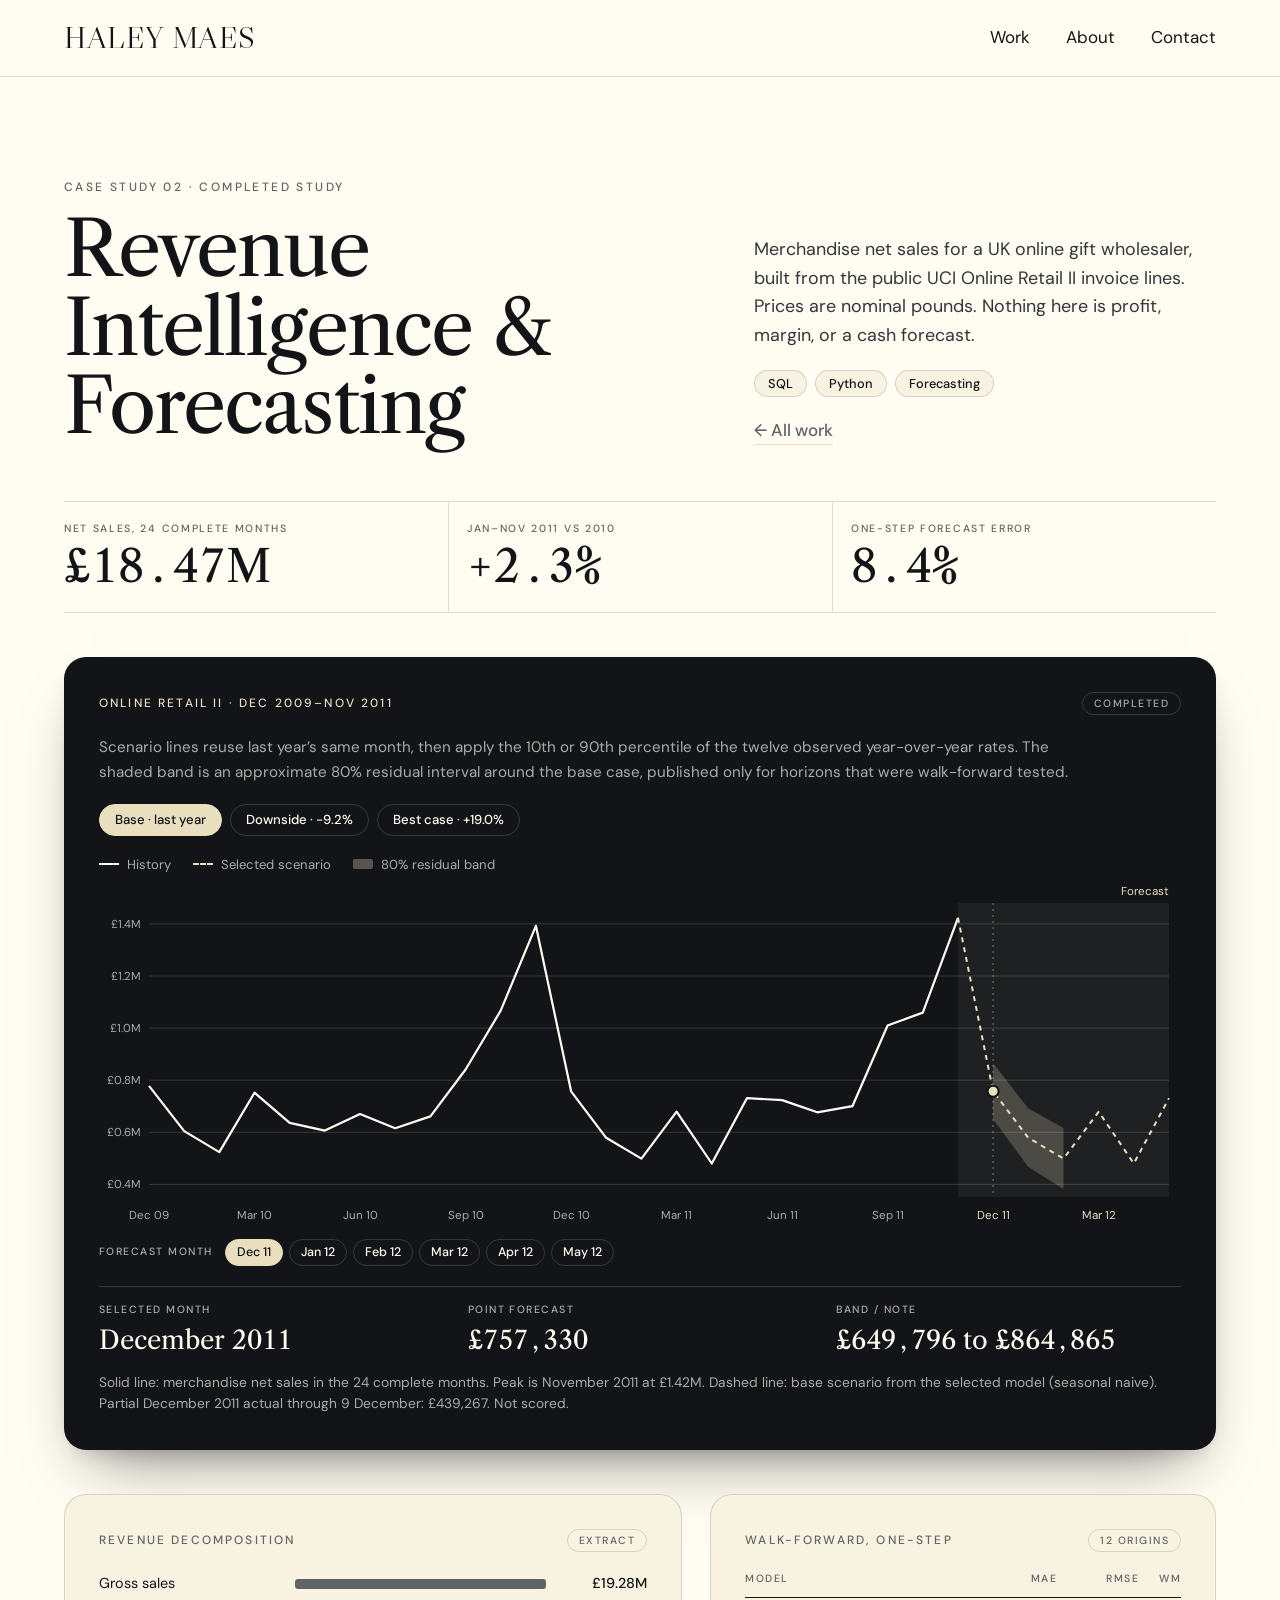
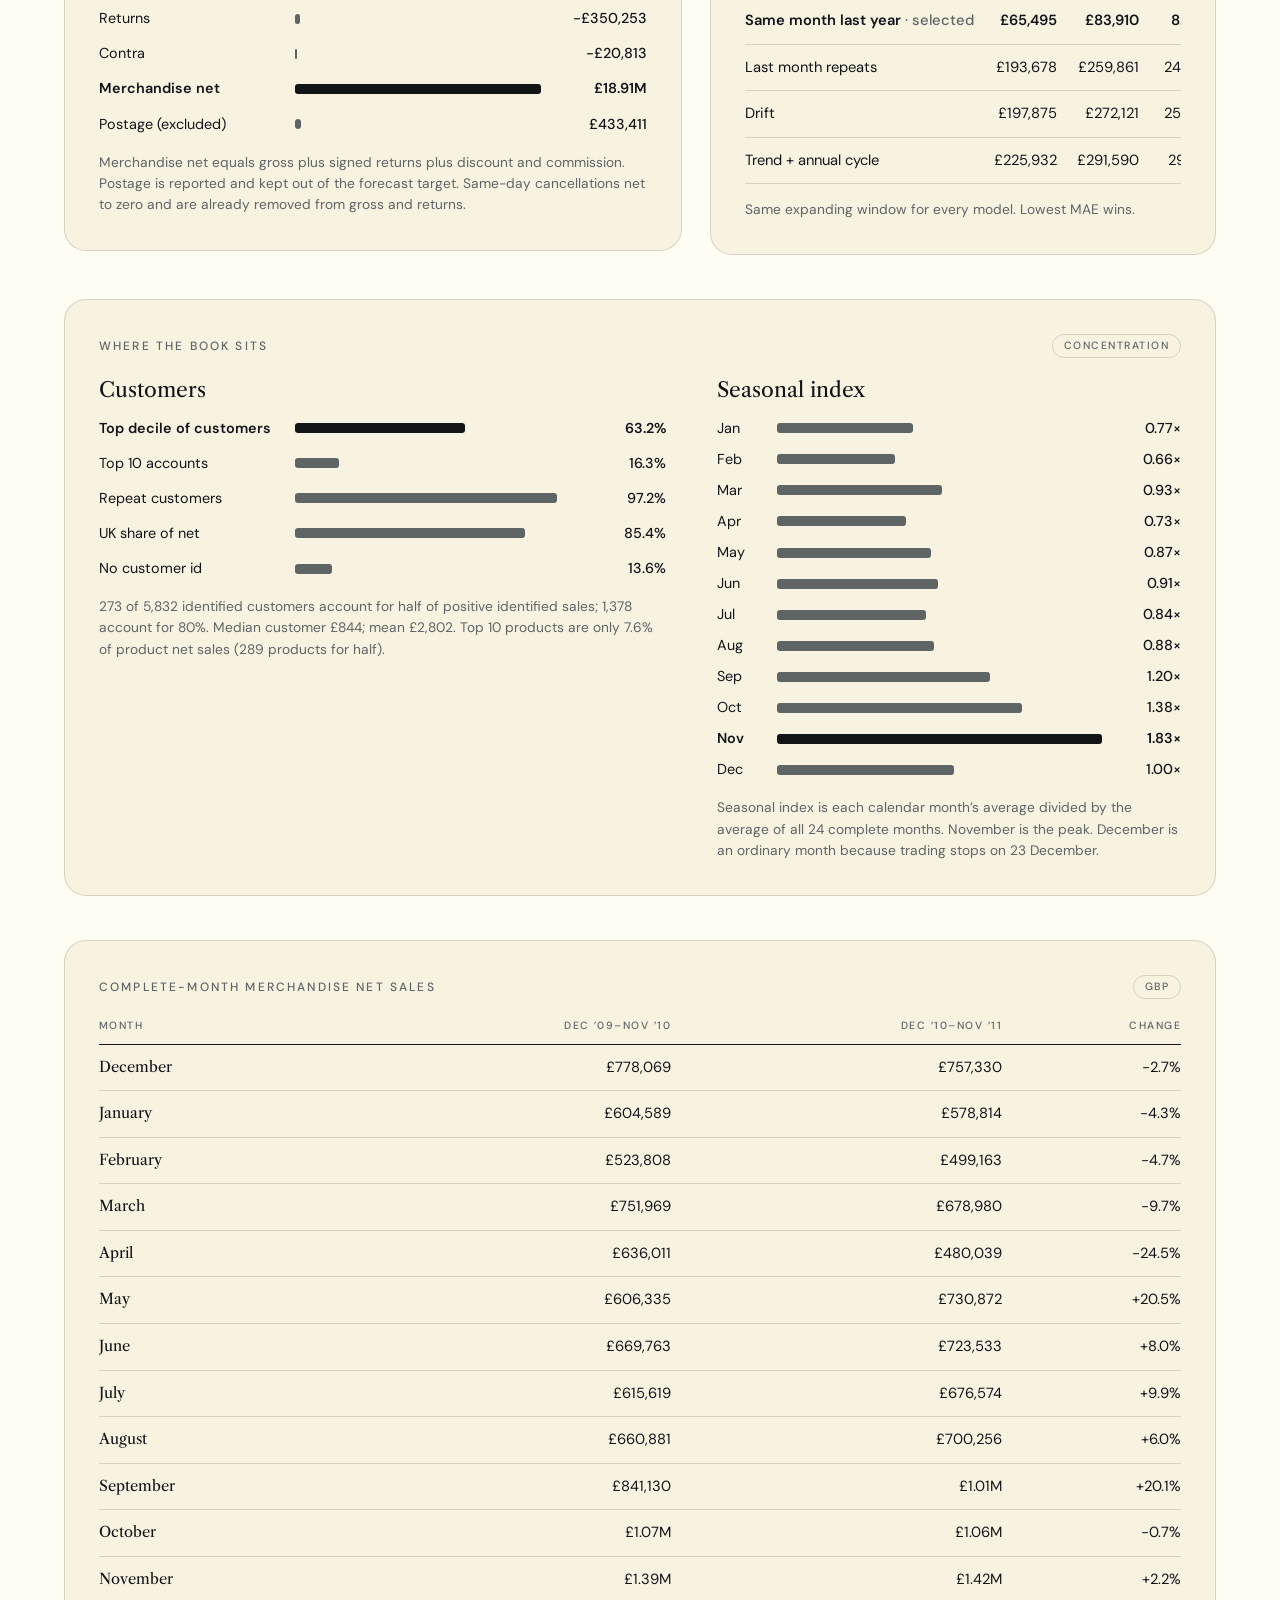
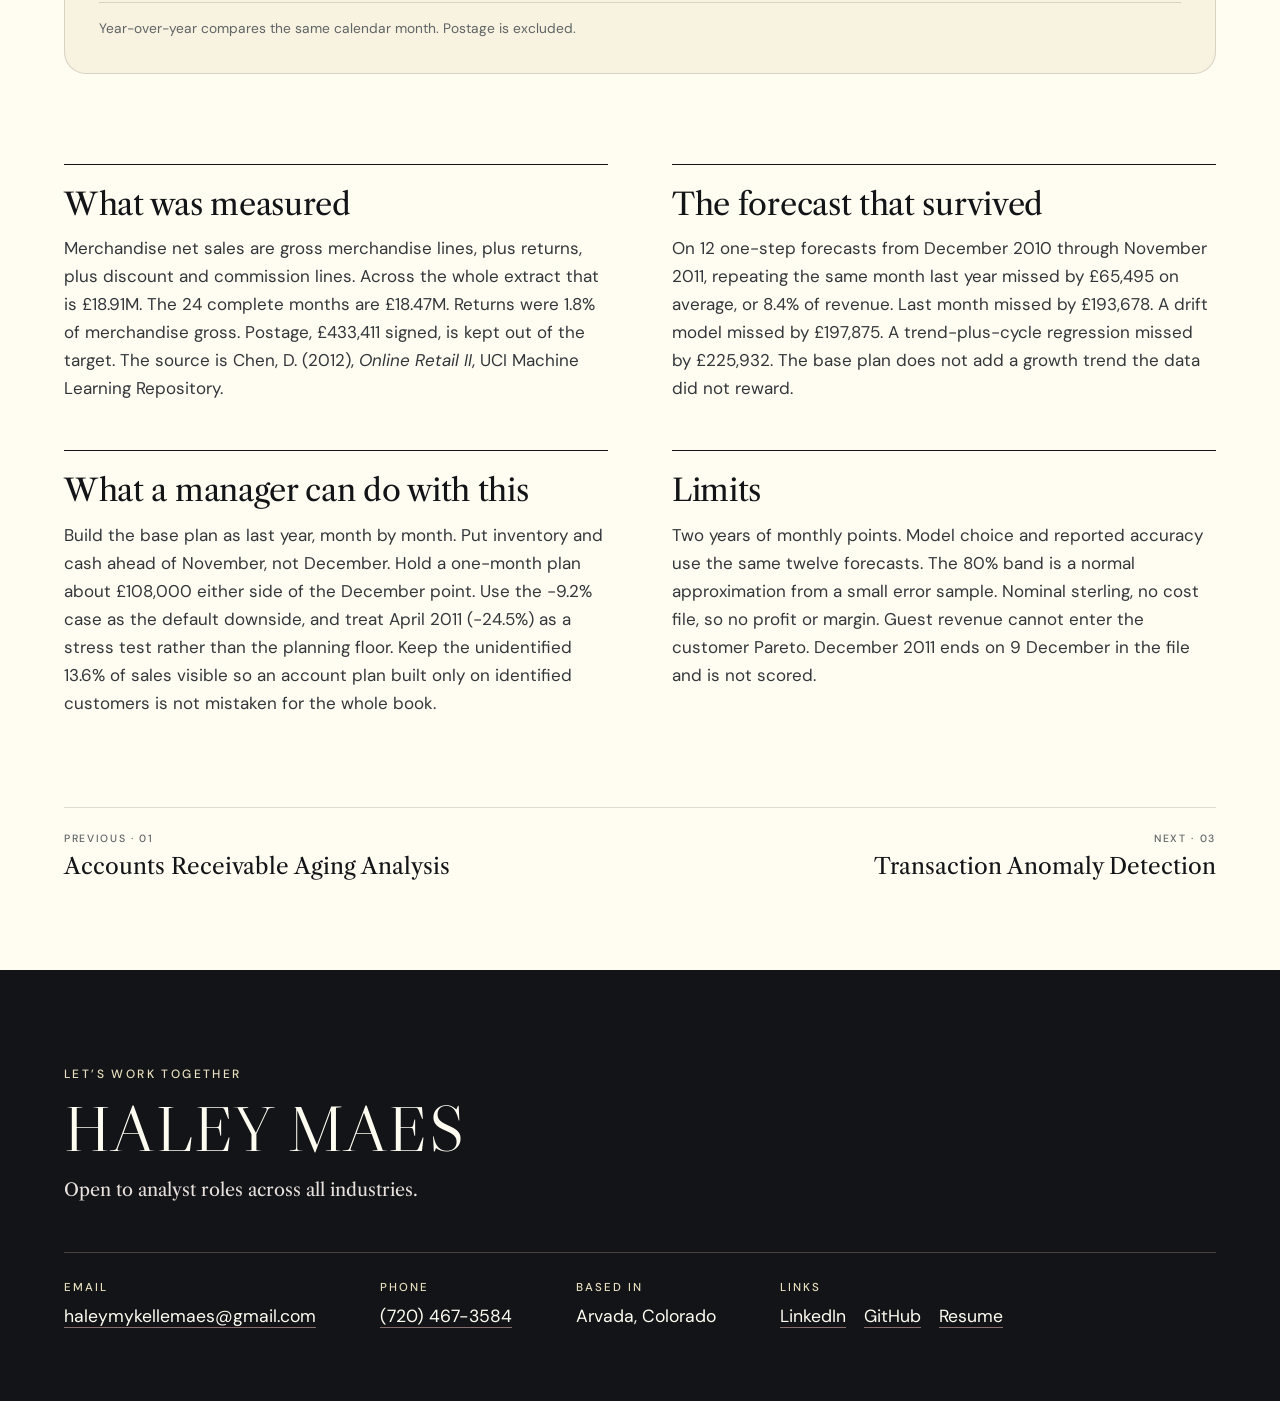
<file: projects/revenue-intelligence/index.html>
<!DOCTYPE html>
<!-- Case study 02. Styled with the homepage's orbit.css plus ri.css; figures come from data.js, drawn by ri.js. -->
<html lang="en" data-palette="pearl">
<head>
  <meta charset="utf-8" />
  <meta name="viewport" content="width=device-width, initial-scale=1" />
  <title>Revenue Intelligence &amp; Forecasting | Haley Maes</title>
  <meta name="description" content="Merchandise net sales from the UCI Online Retail II invoices, with a walk-forward forecast and scenario ranges. Nominal GBP. Not profit or cash." />
  <!-- Link previews (iMessage, LinkedIn, Slack, etc.): the homepage hero as a 1200×630 card. -->
  <link rel="canonical" href="https://haleymaes.github.io/projects/revenue-intelligence/" />
  <meta property="og:type" content="website" />
  <meta property="og:site_name" content="Haley Maes" />
  <meta property="og:url" content="https://haleymaes.github.io/projects/revenue-intelligence/" />
  <meta property="og:title" content="Revenue Intelligence &amp; Forecasting | Haley Maes" />
  <meta property="og:description" content="Merchandise net sales from the UCI Online Retail II invoices, with a walk-forward forecast and scenario ranges. Nominal GBP. Not profit or cash." />
  <meta property="og:image" content="https://haleymaes.github.io/assets/share-card.jpg" />
  <meta property="og:image:type" content="image/jpeg" />
  <meta property="og:image:width" content="1200" />
  <meta property="og:image:height" content="630" />
  <meta property="og:image:alt" content="Haley Maes, data analyst: black-and-white portrait on a pink disc, ringed by her six numbered case studies, with the headline Finding signals in the noise." />
  <meta name="twitter:card" content="summary_large_image" />
  <meta name="twitter:title" content="Revenue Intelligence &amp; Forecasting | Haley Maes" />
  <meta name="twitter:description" content="Merchandise net sales from the UCI Online Retail II invoices, with a walk-forward forecast and scenario ranges. Nominal GBP. Not profit or cash." />
  <meta name="twitter:image" content="https://haleymaes.github.io/assets/share-card.jpg" />
  <meta name="twitter:image:alt" content="Haley Maes, data analyst: black-and-white portrait on a pink disc, ringed by her six numbered case studies, with the headline Finding signals in the noise." />
  <meta name="theme-color" content="#FFFCF1" />
  <link rel="icon" href="../../assets/hm-icon-32.png" sizes="32x32" type="image/png" />
  <link rel="icon" href="../../assets/hm-icon-192.png" sizes="192x192" type="image/png" />
  <link rel="apple-touch-icon" href="../../assets/hm-apple-touch-icon.png" />
  <link rel="preconnect" href="https://fonts.googleapis.com" />
  <link rel="preconnect" href="https://fonts.gstatic.com" crossorigin />
  <link rel="stylesheet" href="https://fonts.googleapis.com/css2?family=DM+Sans:opsz,wght@9..40,400;9..40,500;9..40,600&family=Libre+Caslon+Display&family=Libre+Caslon+Text:ital,wght@0,400;0,700;1,400&display=swap" />
  <link rel="stylesheet" href="../../orbit.css?v=20261125b" />
  <link rel="stylesheet" href="ri.css?v=20261125" />
</head>
<body class="orbit-page ri-page">
  <a class="skip" href="#main">Skip to content</a>
  <header class="ri-nav">
    <div class="wrap ri-nav__inner">
      <a class="ri-nav__name" href="../../">Haley Maes</a>
      <nav aria-label="Primary">
        <ul>
          <li><a href="../../#work">Work</a></li>
          <li><a href="../../#about">About</a></li>
          <li><a href="#contact">Contact</a></li>
        </ul>
      </nav>
    </div>
  </header>

  <main id="main">
    <header class="ri-hero">
      <div class="wrap ri-hero__grid">
        <div>
          <p class="eyebrow">Case study 02 · Completed study</p>
          <h1>Revenue Intelligence &amp; Forecasting</h1>
        </div>
        <div class="ri-hero__side">
          <p class="ri-lede">Merchandise net sales for a UK online gift wholesaler, built from the public UCI Online Retail II invoice lines. Prices are nominal pounds. Nothing here is profit, margin, or a cash forecast.</p>
          <ul class="ri-tools" aria-label="Tools"><li>SQL</li><li>Python</li><li>Forecasting</li></ul>
          <a class="ri-back" href="../../#work"><span aria-hidden="true">←</span> All work</a>
        </div>
      </div>
      <dl class="wrap ri-stats">
        <div><dt>Net sales, 24 complete months</dt><dd id="kpi-complete">—</dd></div>
        <div><dt>Jan–Nov 2011 vs 2010</dt><dd id="kpi-yoy">—</dd></div>
        <div><dt>One-step forecast error</dt><dd id="kpi-wmape">—</dd></div>
      </dl>
    </header>

    <section class="wrap ri-section" aria-labelledby="forecast-title">
      <div class="ri-card ri-card--dark">
        <div class="ri-card__top">
          <h2 class="ri-card__title" id="forecast-title">Online Retail II · Dec 2009–Nov 2011</h2>
          <span class="ri-chip">Completed</span>
        </div>
        <p class="ri-note">Scenario lines reuse last year’s same month, then apply the 10th or 90th percentile of the twelve observed year-over-year rates. The shaded band is an approximate 80% residual interval around the base case, published only for horizons that were walk-forward tested.</p>

        <div class="ri-controls" role="group" aria-label="Scenario">
          <button type="button" data-scenario="base" aria-pressed="true">Base · last year</button>
          <button type="button" data-scenario="downside" aria-pressed="false">Downside · −9.2%</button>
          <button type="button" data-scenario="upside" aria-pressed="false">Best case · +19.0%</button>
        </div>

        <div class="ri-legend" aria-hidden="true">
          <span><i class="ri-key ri-key--history"></i>History</span>
          <span><i class="ri-key ri-key--forecast"></i>Selected scenario</span>
          <span><i class="ri-key ri-key--band"></i>80% residual band</span>
        </div>

        <div class="ri-chart"><svg id="ri-chart" role="img" aria-label="Merchandise net sales history with forecast and uncertainty band"></svg></div>

        <div class="ri-months" role="group" aria-label="Forecast month" id="ri-months"></div>

        <div class="ri-readout" aria-live="polite">
          <div><span id="readout-month-label">Selected month</span><strong id="readout-month">—</strong></div>
          <div><span>Point forecast</span><strong id="readout-point">—</strong></div>
          <div><span>Band / note</span><strong id="readout-band">—</strong></div>
        </div>
        <p class="ri-fine" id="chart-note"></p>
      </div>
    </section>

    <div class="wrap ri-section ri-split">
      <section class="ri-card" aria-labelledby="decomp-title">
        <div class="ri-card__top"><h2 class="ri-card__title" id="decomp-title">Revenue decomposition</h2><span class="ri-chip">Extract</span></div>
        <div class="ri-bars" id="decomp-bars"></div>
        <p class="ri-fine">Merchandise net equals gross plus signed returns plus discount and commission. Postage is reported and kept out of the forecast target. Same-day cancellations net to zero and are already removed from gross and returns.</p>
      </section>

      <section class="ri-card" aria-labelledby="model-title">
        <div class="ri-card__top"><h2 class="ri-card__title" id="model-title">Walk-forward, one-step</h2><span class="ri-chip">12 origins</span></div>
        <div class="ri-table">
          <table>
            <caption>Same expanding window for every model. Lowest MAE wins.</caption>
            <thead><tr><th scope="col">Model</th><th scope="col">MAE</th><th scope="col">RMSE</th><th scope="col">wMAPE</th></tr></thead>
            <tbody id="model-rows"></tbody>
          </table>
        </div>
      </section>
    </div>

    <section class="wrap ri-section" aria-labelledby="mix-title">
      <div class="ri-card">
        <div class="ri-card__top"><h2 class="ri-card__title" id="mix-title">Where the book sits</h2><span class="ri-chip">Concentration</span></div>
        <div class="ri-split ri-split--inner">
          <div>
            <h3 class="ri-sub">Customers</h3>
            <div class="ri-bars" id="customer-bars"></div>
            <p class="ri-fine" id="customer-note"></p>
          </div>
          <div>
            <h3 class="ri-sub">Seasonal index</h3>
            <div class="ri-bars ri-bars--tight" id="season-bars"></div>
            <p class="ri-fine">Seasonal index is each calendar month’s average divided by the average of all 24 complete months. November is the peak. December is an ordinary month because trading stops on 23 December.</p>
          </div>
        </div>
      </div>
    </section>

    <section class="wrap ri-section" aria-labelledby="months-title">
      <div class="ri-card">
        <div class="ri-card__top"><h2 class="ri-card__title" id="months-title">Complete-month merchandise net sales</h2><span class="ri-chip">GBP</span></div>
        <div class="ri-table">
          <table class="ri-table--months">
            <caption>Year-over-year compares the same calendar month. Postage is excluded.</caption>
            <thead id="month-head"></thead>
            <tbody id="month-rows"></tbody>
          </table>
        </div>
      </div>
    </section>

    <section class="wrap ri-points" aria-label="Findings">
      <article>
        <h2>What was measured</h2>
        <p id="copy-measured"></p>
      </article>
      <article>
        <h2>The forecast that survived</h2>
        <p id="copy-forecast"></p>
      </article>
      <article>
        <h2>What a manager can do with this</h2>
        <p>Build the base plan as last year, month by month. Put inventory and cash ahead of November, not December. Hold a one-month plan about £108,000 either side of the December point. Use the −9.2% case as the default downside, and treat April 2011 (−24.5%) as a stress test rather than the planning floor. Keep the unidentified 13.6% of sales visible so an account plan built only on identified customers is not mistaken for the whole book.</p>
      </article>
      <article>
        <h2>Limits</h2>
        <p>Two years of monthly points. Model choice and reported accuracy use the same twelve forecasts. The 80% band is a normal approximation from a small error sample. Nominal sterling, no cost file, so no profit or margin. Guest revenue cannot enter the customer Pareto. December 2011 ends on 9 December in the file and is not scored.</p>
      </article>
    </section>

    <nav class="wrap ri-pager" aria-label="More case studies">
      <a href="../ar-tracker.html"><span>Previous · 01</span>Accounts Receivable Aging Analysis</a>
      <a href="../transaction-anomaly.html"><span>Next · 03</span>Transaction Anomaly Detection</a>
    </nav>
  </main>

  <footer class="footer" id="contact">
    <div class="wrap">
      <p class="eyebrow">Let’s work together</p>
      <p class="footer__name"><a href="../../">Haley Maes</a></p>
      <p class="footer__pitch">Open to analyst roles across all industries.</p>
      <dl class="footer__contact">
        <div><dt>Email</dt><dd><a href="mailto:haleymykellemaes@gmail.com">haleymykellemaes@gmail.com</a></dd></div>
        <div><dt>Phone</dt><dd><a href="tel:+17204673584">(720) 467-3584</a></dd></div>
        <div><dt>Based in</dt><dd>Arvada, Colorado</dd></div>
        <div><dt>Links</dt><dd><ul class="footer__links"><li><a href="https://www.linkedin.com/in/haleymmaes" target="_blank" rel="noopener noreferrer">LinkedIn</a></li><li><a href="https://github.com/haleymaes" target="_blank" rel="noopener noreferrer">GitHub</a></li><li><a href="../../assets/Haley-Maes-Resume.pdf" target="_blank" rel="noopener">Resume<span class="orbit-sr"> (PDF)</span></a></li></ul></dd></div>
      </dl>
    </div>
  </footer>

  <script src="data.js"></script>
  <script src="ri.js"></script>
</body>
</html>
</file>
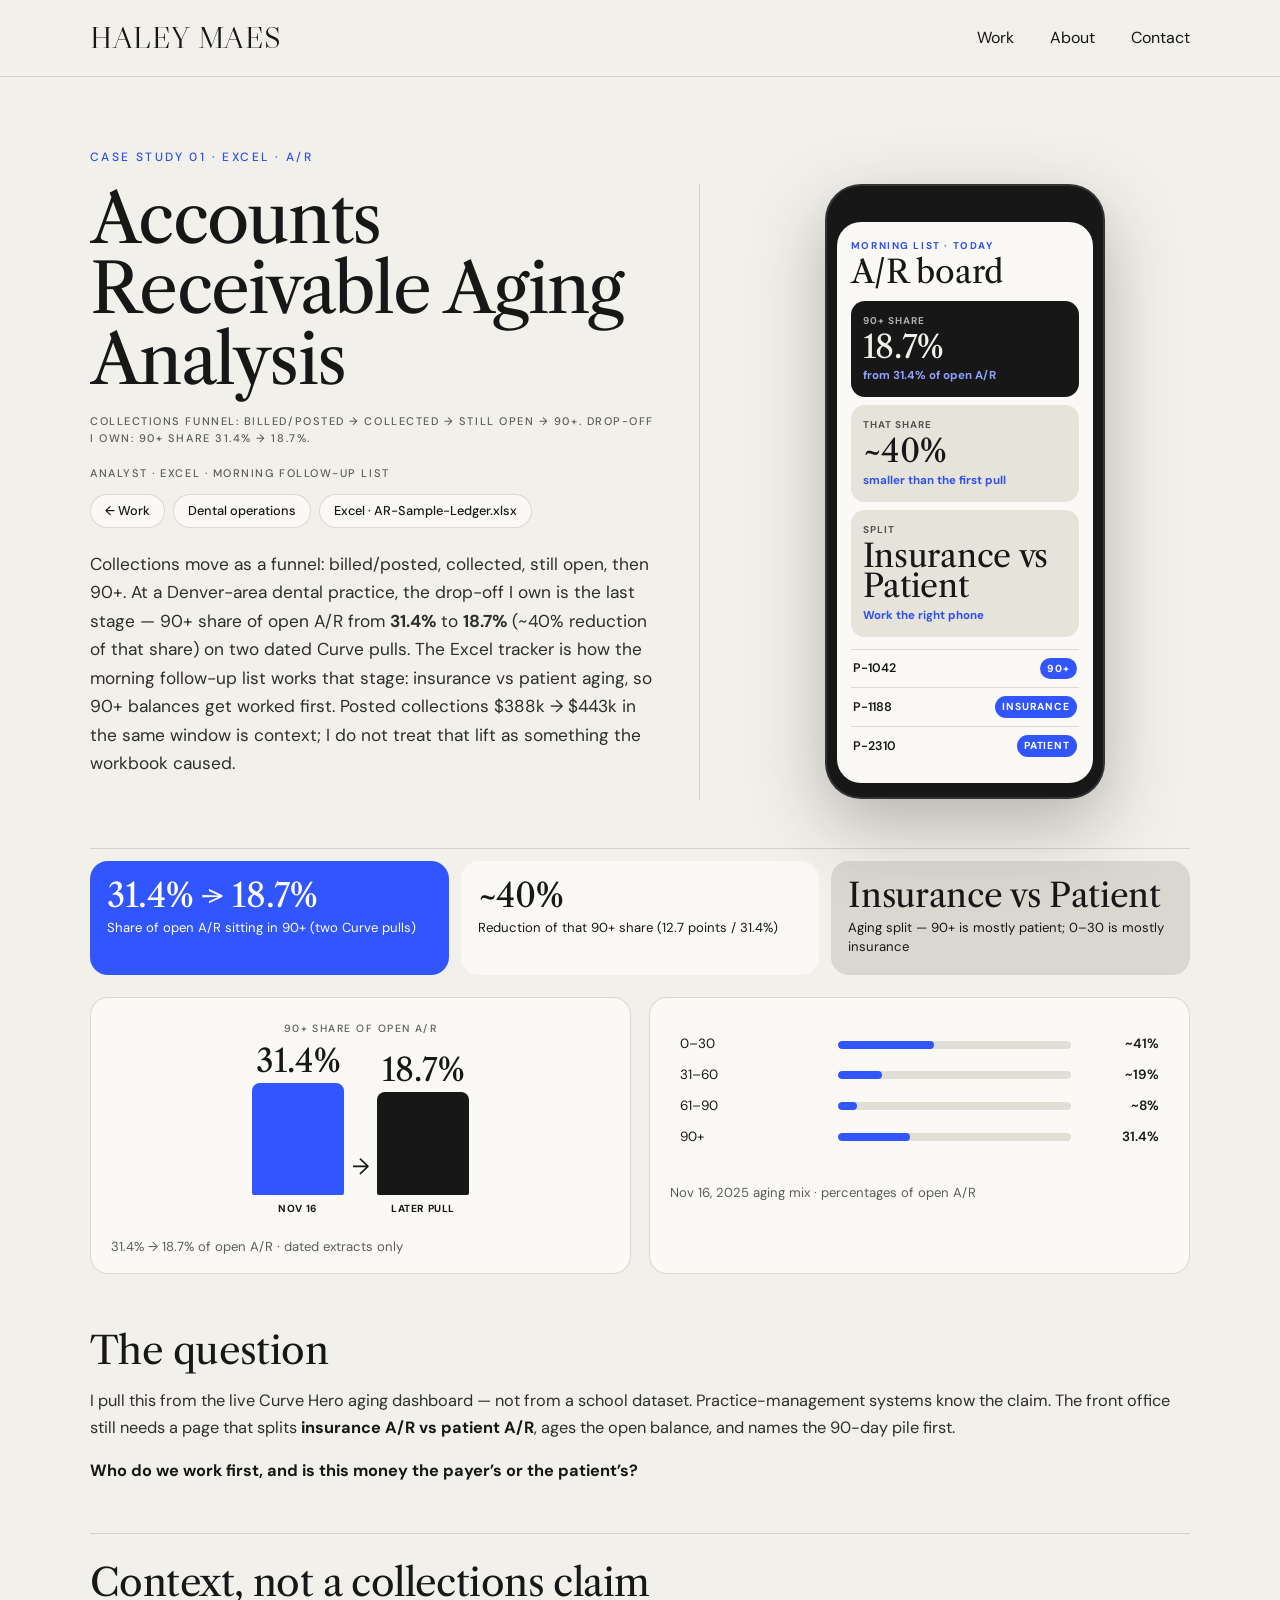
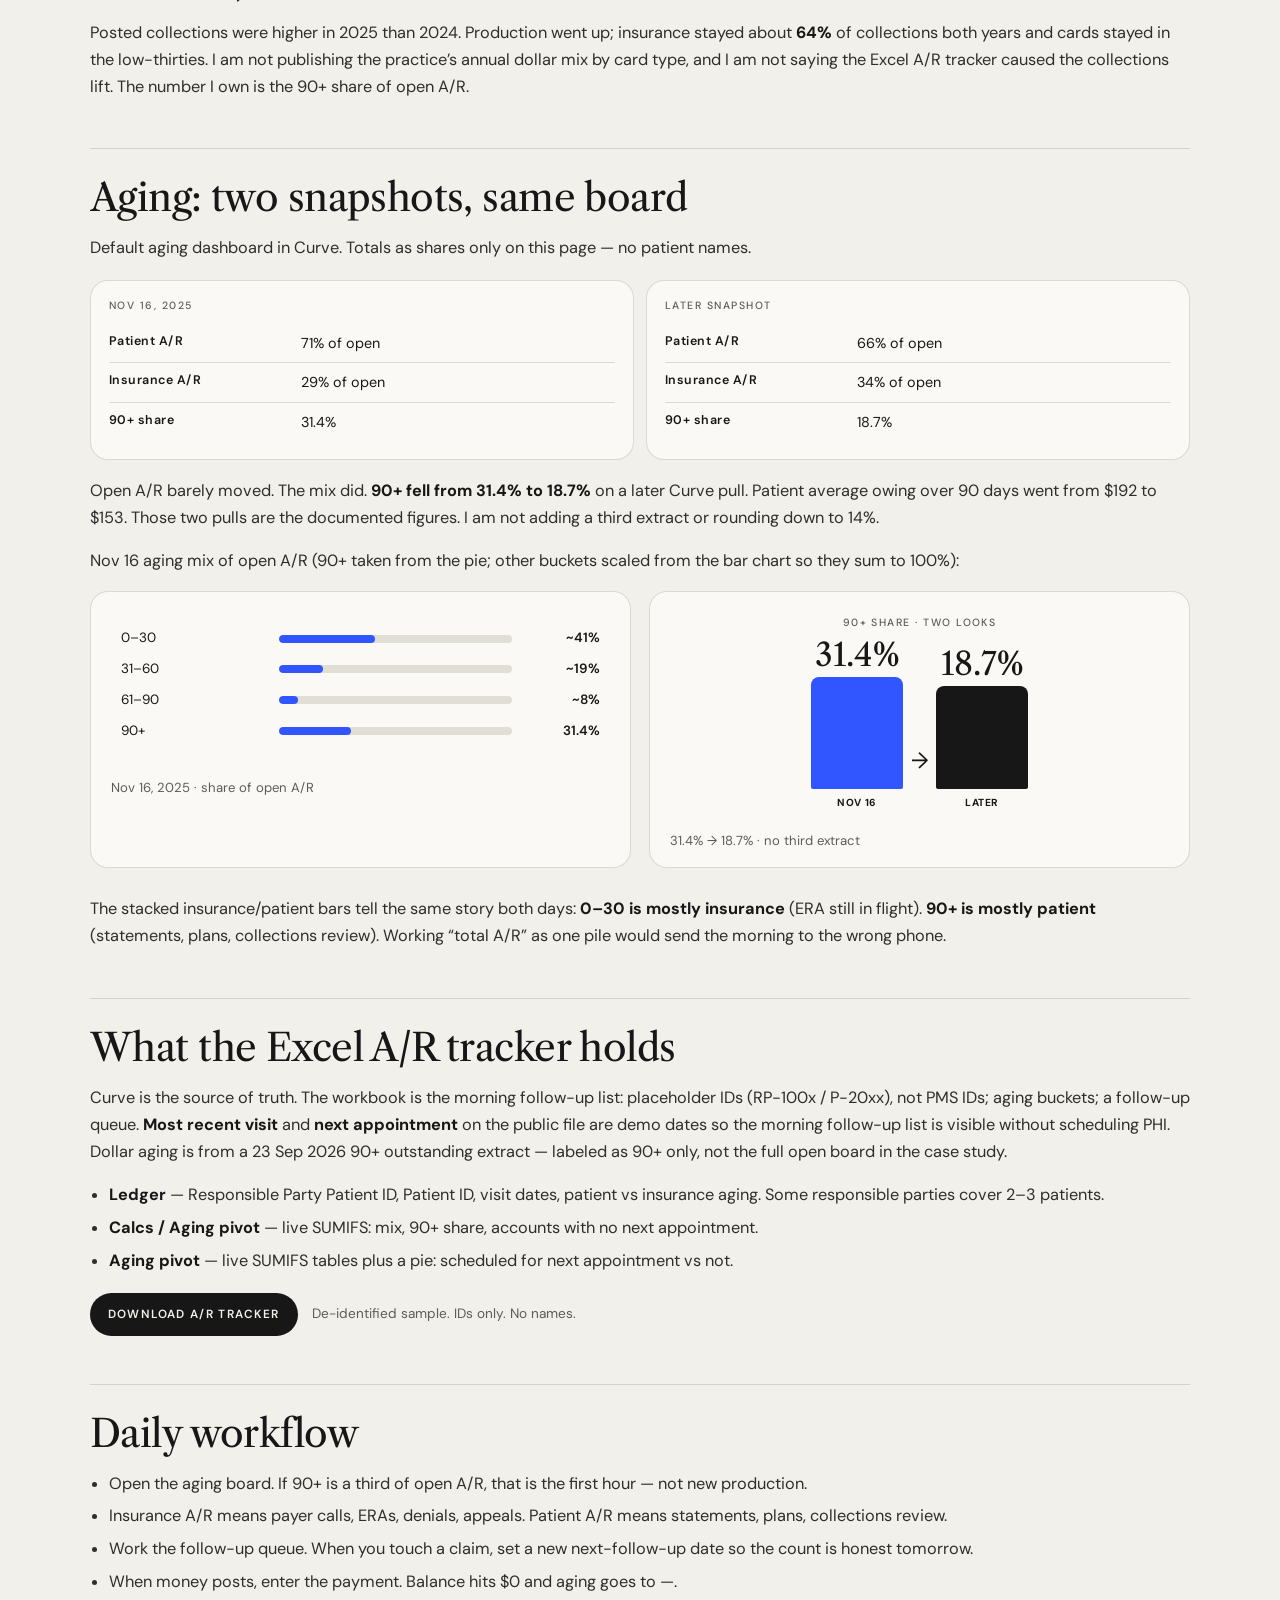
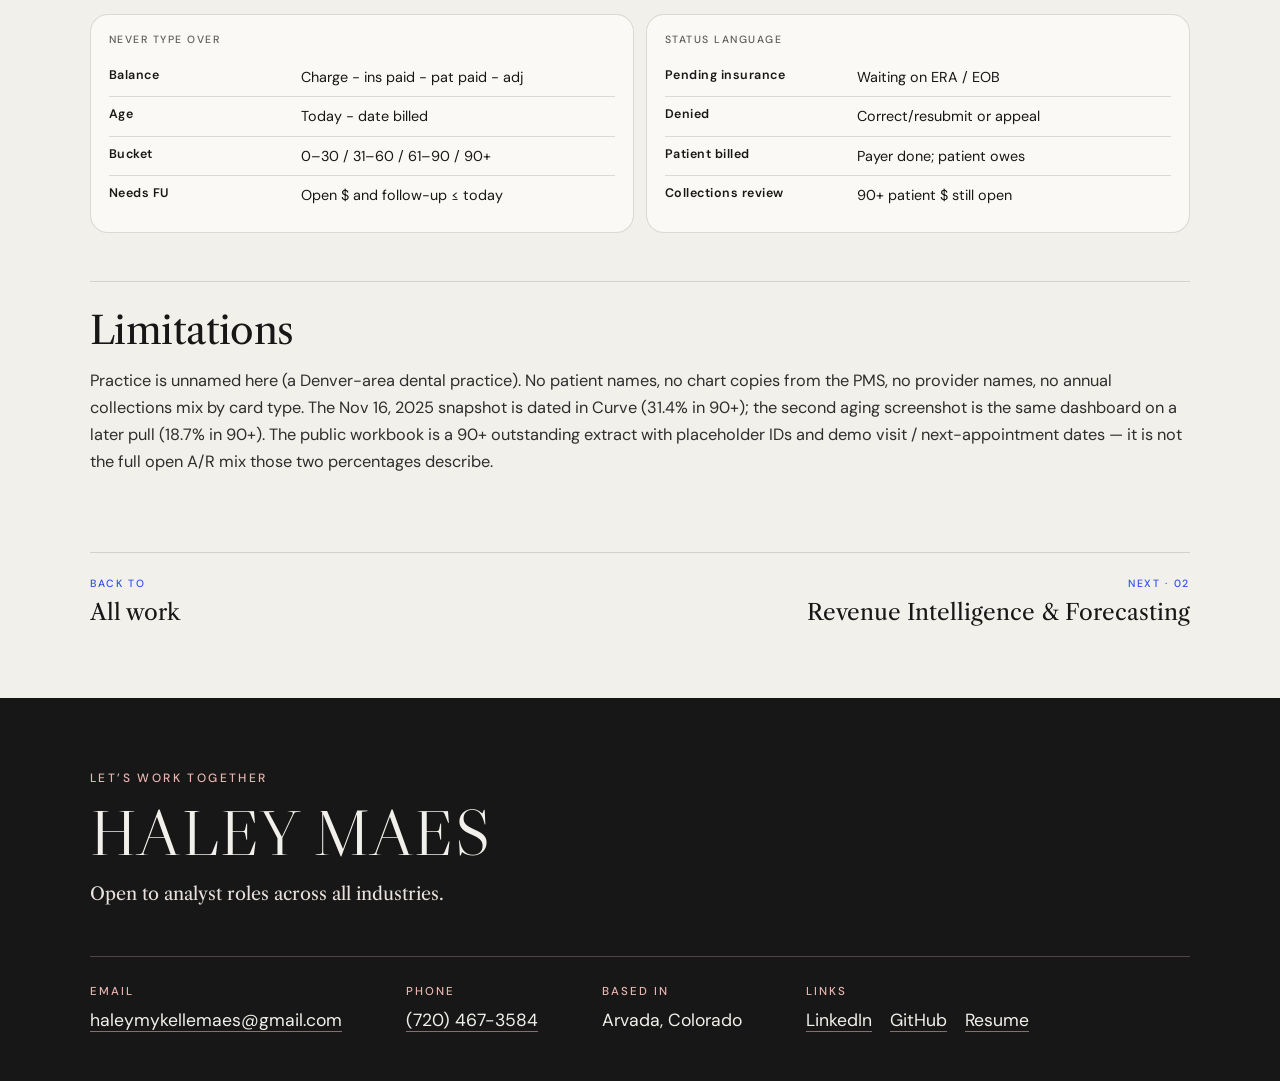
<file: projects/ar-tracker.html>
<!DOCTYPE html>
<html lang="en" data-layout="study" data-theme="study-ar">
<head>
  <meta charset="utf-8" />
  <meta name="viewport" content="width=device-width, initial-scale=1" />
  <title>Accounts Receivable Aging Analysis | Haley Maes</title>
  <meta name="description" content="Denver-area dental practice: 90+ share of open A/R moved from 31.4% to 18.7% (~40% reduction of that share). Excel A/R tracker / morning follow-up list." />
  <!-- Link previews (iMessage, LinkedIn, Slack, etc.): the homepage hero as a 1200×630 card. -->
  <link rel="canonical" href="https://haleymaes.github.io/projects/ar-tracker.html" />
  <meta property="og:type" content="website" />
  <meta property="og:site_name" content="Haley Maes" />
  <meta property="og:url" content="https://haleymaes.github.io/projects/ar-tracker.html" />
  <meta property="og:title" content="Accounts Receivable Aging Analysis | Haley Maes" />
  <meta property="og:description" content="Denver-area dental practice: 90+ share of open A/R moved from 31.4% to 18.7% (~40% reduction of that share). Excel A/R tracker / morning follow-up list." />
  <meta property="og:image" content="https://haleymaes.github.io/assets/share-card.jpg" />
  <meta property="og:image:type" content="image/jpeg" />
  <meta property="og:image:width" content="1200" />
  <meta property="og:image:height" content="630" />
  <meta property="og:image:alt" content="Haley Maes, data analyst: black-and-white portrait on a pink disc, ringed by her six numbered case studies, with the headline Finding signals in the noise." />
  <meta name="twitter:card" content="summary_large_image" />
  <meta name="twitter:title" content="Accounts Receivable Aging Analysis | Haley Maes" />
  <meta name="twitter:description" content="Denver-area dental practice: 90+ share of open A/R moved from 31.4% to 18.7% (~40% reduction of that share). Excel A/R tracker / morning follow-up list." />
  <meta name="twitter:image" content="https://haleymaes.github.io/assets/share-card.jpg" />
  <meta name="twitter:image:alt" content="Haley Maes, data analyst: black-and-white portrait on a pink disc, ringed by her six numbered case studies, with the headline Finding signals in the noise." />
  <link rel="stylesheet" href="https://fonts.googleapis.com/css2?family=DM+Sans:opsz,wght@9..40,400;9..40,500;9..40,600&family=IBM+Plex+Mono:wght@400;500&family=Libre+Caslon+Display&family=Libre+Caslon+Text:ital,wght@0,400;0,700;1,400&display=swap" />
  <link rel="stylesheet" href="styles.css?v=52" />
  <link rel="stylesheet" href="frame.css?v=20261125" />
  <link rel="icon" href="../assets/hm-icon-32.png" sizes="32x32" type="image/png" />
  <link rel="icon" href="../assets/hm-icon-192.png" sizes="192x192" type="image/png" />
  <link rel="apple-touch-icon" href="../assets/hm-apple-touch-icon.png" />
</head>
<body>
  <a class="frame-skip" href="#main">Skip to content</a>
  <header class="site-head">
    <div class="site-head__inner">
      <a class="site-head__name" href="../">Haley Maes</a>
      <nav aria-label="Primary">
        <ul>
          <li><a href="../#work">Work</a></li>
          <li><a href="../#about">About</a></li>
          <li><a href="#contact">Contact</a></li>
        </ul>
      </nav>
    </div>
  </header>

  <div class="stage">
    <div class="page-col">

      <div class="folder">
        <main class="sheet" id="main">
          <p class="folder-heading"><span>Case study 01 · Excel · A/R</span></p>
          <div class="case-hero">
            <div>
              <h1 class="display">Accounts Receivable Aging Analysis</h1>
              <p class="paper-rule">Collections funnel: billed/posted → collected → still open → 90+. Drop-off I own: 90+ share 31.4% → 18.7%.</p>
              <p class="role-strip">Analyst · Excel · morning follow-up list</p>
              <div class="article-meta">
                <a class="pill" href="../index.html#work">← Work</a>
                <span class="pill">Dental operations</span>
                <a class="pill" href="AR-Sample-Ledger.xlsx">Excel · AR-Sample-Ledger.xlsx</a>
              </div>
              <p class="article-lede">Collections move as a funnel: billed/posted, collected, still open, then 90+. At a Denver-area dental practice, the drop-off I own is the last stage — 90+ share of open A/R from <strong>31.4%</strong> to <strong>18.7%</strong> (~40% reduction of that share) on two dated Curve pulls. The Excel tracker is how the morning follow-up list works that stage: insurance vs patient aging, so 90+ balances get worked first. Posted collections $388k → $443k in the same window is context; I do not treat that lift as something the workbook caused.</p>
            </div>
            <figure class="phone" aria-label="Fictional morning follow-up list on a phone. Aggregated KPIs only. Sample rows are P-####. No patient names.">
              <div class="phone-bezel">
                <div class="phone-notch"></div>
                <div class="phone-screen">
                  <p class="ph-kicker">Morning list · today</p>
                  <p class="ph-title">A/R board</p>
                  <div class="ph-kpi hot">
                    <span>90+ share</span>
                    <b>18.7%</b>
                    <em>from 31.4% of open A/R</em>
                  </div>
                  <div class="ph-kpi">
                    <span>That share</span>
                    <b>~40%</b>
                    <em>smaller than the first pull</em>
                  </div>
                  <div class="ph-kpi">
                    <span>Split</span>
                    <b>Insurance vs Patient</b>
                    <em>Work the right phone</em>
                  </div>
                  <div class="ph-list">
                    <div class="ph-row"><span>P-1042</span><b>90+</b></div>
                    <div class="ph-row"><span>P-1188</span><b>Insurance</b></div>
                    <div class="ph-row"><span>P-2310</span><b>Patient</b></div>
                  </div>
                </div>
              </div>
            </figure>
          </div>

          <div class="stats">
            <div class="stat"><b>31.4% → 18.7%</b><span>Share of open A/R sitting in 90+ (two Curve pulls)</span></div>
            <div class="stat"><b>~40%</b><span>Reduction of that 90+ share (12.7 points / 31.4%)</span></div>
            <div class="stat"><b>Insurance vs Patient</b><span>Aging split — 90+ is mostly patient; 0–30 is mostly insurance</span></div>
          </div>

          <div class="polaroid-row">
            <figure class="polaroid clip-pink tilt-l">
              <span class="hw-pin" aria-hidden="true"></span>
              <div class="polaroid-shot drop-shot">
                <p class="drop-kicker">90+ share of open A/R</p>
                <div class="drop-pair" role="img" aria-label="90-day A/R share dropped from 31.4 percent to 18.7 percent">
                  <div class="drop-col was">
                    <b>31.4%</b>
                    <em style="height:100%"></em>
                    <span>Nov 16</span>
                  </div>
                  <span class="drop-arrow" aria-hidden="true">→</span>
                  <div class="drop-col now">
                    <b>18.7%</b>
                    <em style="height:60%"></em>
                    <span>Later pull</span>
                  </div>
                </div>
              </div>
              <figcaption>31.4% → 18.7% of open A/R · dated extracts only</figcaption>
            </figure>
            <figure class="polaroid clip-pink tilt-r">
              <span class="hw-pin" aria-hidden="true"></span>
              <div class="polaroid-shot">
                <div class="bars" style="margin:4px 0">
                  <div class="bar-row"><span>0–30</span><div class="bar-track"><div class="bar-fill" style="width:41%"></div></div><span>~41%</span></div>
                  <div class="bar-row"><span>31–60</span><div class="bar-track"><div class="bar-fill" style="width:19%"></div></div><span>~19%</span></div>
                  <div class="bar-row"><span>61–90</span><div class="bar-track"><div class="bar-fill" style="width:8%"></div></div><span>~8%</span></div>
                  <div class="bar-row"><span>90+</span><div class="bar-track"><div class="bar-fill" style="width:31%"></div></div><span>31.4%</span></div>
                </div>
              </div>
              <figcaption>Nov 16, 2025 aging mix · percentages of open A/R</figcaption>
            </figure>
          </div>

          <div class="prose">
            <h2>The question</h2>
            <p>I pull this from the live Curve Hero aging dashboard — not from a school dataset. Practice-management systems know the claim. The front office still needs a page that splits <strong>insurance A/R vs patient A/R</strong>, ages the open balance, and names the 90-day pile first.</p>
            <p><strong>Who do we work first, and is this money the payer’s or the patient’s?</strong></p>

            <h2>Context, not a collections claim</h2>
            <p>Posted collections were higher in 2025 than 2024. Production went up; insurance stayed about <strong>64%</strong> of collections both years and cards stayed in the low-thirties. I am not publishing the practice’s annual dollar mix by card type, and I am not saying the Excel A/R tracker caused the collections lift. The number I own is the 90+ share of open A/R.</p>

            <h2>Aging: two snapshots, same board</h2>
            <p>Default aging dashboard in Curve. Totals as shares only on this page — no patient names.</p>
            <div class="two-col">
              <div class="panel">
                <h3>Nov 16, 2025</h3>
                <table>
                  <tr><th>Patient A/R</th><td>71% of open</td></tr>
                  <tr><th>Insurance A/R</th><td>29% of open</td></tr>
                  <tr><th>90+ share</th><td>31.4%</td></tr>
                </table>
              </div>
              <div class="panel">
                <h3>Later snapshot</h3>
                <table>
                  <tr><th>Patient A/R</th><td>66% of open</td></tr>
                  <tr><th>Insurance A/R</th><td>34% of open</td></tr>
                  <tr><th>90+ share</th><td>18.7%</td></tr>
                </table>
              </div>
            </div>
            <p>Open A/R barely moved. The mix did. <strong>90+ fell from 31.4% to 18.7%</strong> on a later Curve pull. Patient average owing over 90 days went from $192 to $153. Those two pulls are the documented figures. I am not adding a third extract or rounding down to 14%.</p>
            <p>Nov 16 aging mix of open A/R (90+ taken from the pie; other buckets scaled from the bar chart so they sum to 100%):</p>

            <div class="polaroid-row">
              <figure class="polaroid clip-pink tilt-l">
                <div class="polaroid-shot">
                  <div class="bars" style="margin:4px 0">
                    <div class="bar-row"><span>0–30</span><div class="bar-track"><div class="bar-fill" style="width:41%"></div></div><span>~41%</span></div>
                    <div class="bar-row"><span>31–60</span><div class="bar-track"><div class="bar-fill" style="width:19%"></div></div><span>~19%</span></div>
                    <div class="bar-row"><span>61–90</span><div class="bar-track"><div class="bar-fill" style="width:8%"></div></div><span>~8%</span></div>
                    <div class="bar-row"><span>90+</span><div class="bar-track"><div class="bar-fill" style="width:31%"></div></div><span>31.4%</span></div>
                  </div>
                </div>
                <figcaption>Nov 16, 2025 · share of open A/R</figcaption>
              </figure>
              <figure class="polaroid clip-pink tilt-r">
                <div class="polaroid-shot drop-shot">
                  <p class="drop-kicker">90+ share · two looks</p>
                  <div class="drop-pair" role="img" aria-label="90-day share from 31.4 percent to 18.7 percent">
                    <div class="drop-col was">
                      <b>31.4%</b>
                      <em style="height:100%"></em>
                      <span>Nov 16</span>
                    </div>
                    <span class="drop-arrow" aria-hidden="true">→</span>
                    <div class="drop-col now">
                      <b>18.7%</b>
                      <em style="height:60%"></em>
                      <span>Later</span>
                    </div>
                  </div>
                </div>
                <figcaption>31.4% → 18.7% · no third extract</figcaption>
              </figure>
            </div>

            <p>The stacked insurance/patient bars tell the same story both days: <strong>0–30 is mostly insurance</strong> (ERA still in flight). <strong>90+ is mostly patient</strong> (statements, plans, collections review). Working “total A/R” as one pile would send the morning to the wrong phone.</p>

            <h2>What the Excel A/R tracker holds</h2>
            <p>Curve is the source of truth. The workbook is the morning follow-up list: placeholder IDs (RP-100x / P-20xx), not PMS IDs; aging buckets; a follow-up queue. <strong>Most recent visit</strong> and <strong>next appointment</strong> on the public file are demo dates so the morning follow-up list is visible without scheduling PHI. Dollar aging is from a 23 Sep 2026 90+ outstanding extract — labeled as 90+ only, not the full open board in the case study.</p>
            <ul>
              <li><strong>Ledger</strong> — Responsible Party Patient ID, Patient ID, visit dates, patient vs insurance aging. Some responsible parties cover 2–3 patients.</li>
              <li><strong>Calcs / Aging pivot</strong> — live SUMIFS: mix, 90+ share, accounts with no next appointment.</li>
              <li><strong>Aging pivot</strong> — live SUMIFS tables plus a pie: scheduled for next appointment vs not.</li>
            </ul>
            <p style="margin-top:18px"><a class="btn btn-dark" href="AR-Sample-Ledger.xlsx">Download A/R tracker</a> <span style="margin-left:10px;font-size:0.85rem;color:var(--muted)">De-identified sample. IDs only. No names.</span></p>

            <h2>Daily workflow</h2>
            <ul>
              <li>Open the aging board. If 90+ is a third of open A/R, that is the first hour — not new production.</li>
              <li>Insurance A/R means payer calls, ERAs, denials, appeals. Patient A/R means statements, plans, collections review.</li>
              <li>Work the follow-up queue. When you touch a claim, set a new next-follow-up date so the count is honest tomorrow.</li>
              <li>When money posts, enter the payment. Balance hits $0 and aging goes to —.</li>
            </ul>

            <div class="two-col">
              <div class="panel">
                <h3>Never type over</h3>
                <table>
                  <tr><th>Balance</th><td>Charge − ins paid − pat paid − adj</td></tr>
                  <tr><th>Age</th><td>Today − date billed</td></tr>
                  <tr><th>Bucket</th><td>0–30 / 31–60 / 61–90 / 90+</td></tr>
                  <tr><th>Needs FU</th><td>Open $ and follow-up ≤ today</td></tr>
                </table>
              </div>
              <div class="panel">
                <h3>Status language</h3>
                <table>
                  <tr><th>Pending insurance</th><td>Waiting on ERA / EOB</td></tr>
                  <tr><th>Denied</th><td>Correct/resubmit or appeal</td></tr>
                  <tr><th>Patient billed</th><td>Payer done; patient owes</td></tr>
                  <tr><th>Collections review</th><td>90+ patient $ still open</td></tr>
                </table>
              </div>
            </div>

            <h2>Limitations</h2>
            <p>Practice is unnamed here (a Denver-area dental practice). No patient names, no chart copies from the PMS, no provider names, no annual collections mix by card type. The Nov 16, 2025 snapshot is dated in Curve (31.4% in 90+); the second aging screenshot is the same dashboard on a later pull (18.7% in 90+). The public workbook is a 90+ outstanding extract with placeholder IDs and demo visit / next-appointment dates — it is not the full open A/R mix those two percentages describe.</p>
          </div>
          <nav class="study-pager" aria-label="More case studies"><a href="../#work"><span>Back to</span>All work</a><a href="revenue-intelligence/"><span>Next · 02</span>Revenue Intelligence &amp; Forecasting</a></nav>
        </main>
      </div>
    </div>
  </div>

  <footer class="site-foot" id="contact">
    <div class="site-foot__inner">
      <p class="site-foot__eyebrow">Let’s work together</p>
      <p class="site-foot__name"><a href="../">Haley Maes</a></p>
      <p class="site-foot__pitch">Open to analyst roles across all industries.</p>
      <dl class="site-foot__contact">
        <div><dt>Email</dt><dd><a href="mailto:haleymykellemaes@gmail.com">haleymykellemaes@gmail.com</a></dd></div>
        <div><dt>Phone</dt><dd><a href="tel:+17204673584">(720) 467-3584</a></dd></div>
        <div><dt>Based in</dt><dd>Arvada, Colorado</dd></div>
        <div><dt>Links</dt><dd><ul class="site-foot__links"><li><a href="https://www.linkedin.com/in/haleymmaes" target="_blank" rel="noopener noreferrer">LinkedIn</a></li><li><a href="https://github.com/haleymaes" target="_blank" rel="noopener noreferrer">GitHub</a></li><li><a href="../assets/Haley-Maes-Resume.pdf" target="_blank" rel="noopener">Resume<span class="frame-sr"> (PDF)</span></a></li></ul></dd></div>
      </dl>
    </div>
  </footer>
</body>
</html>
</file>
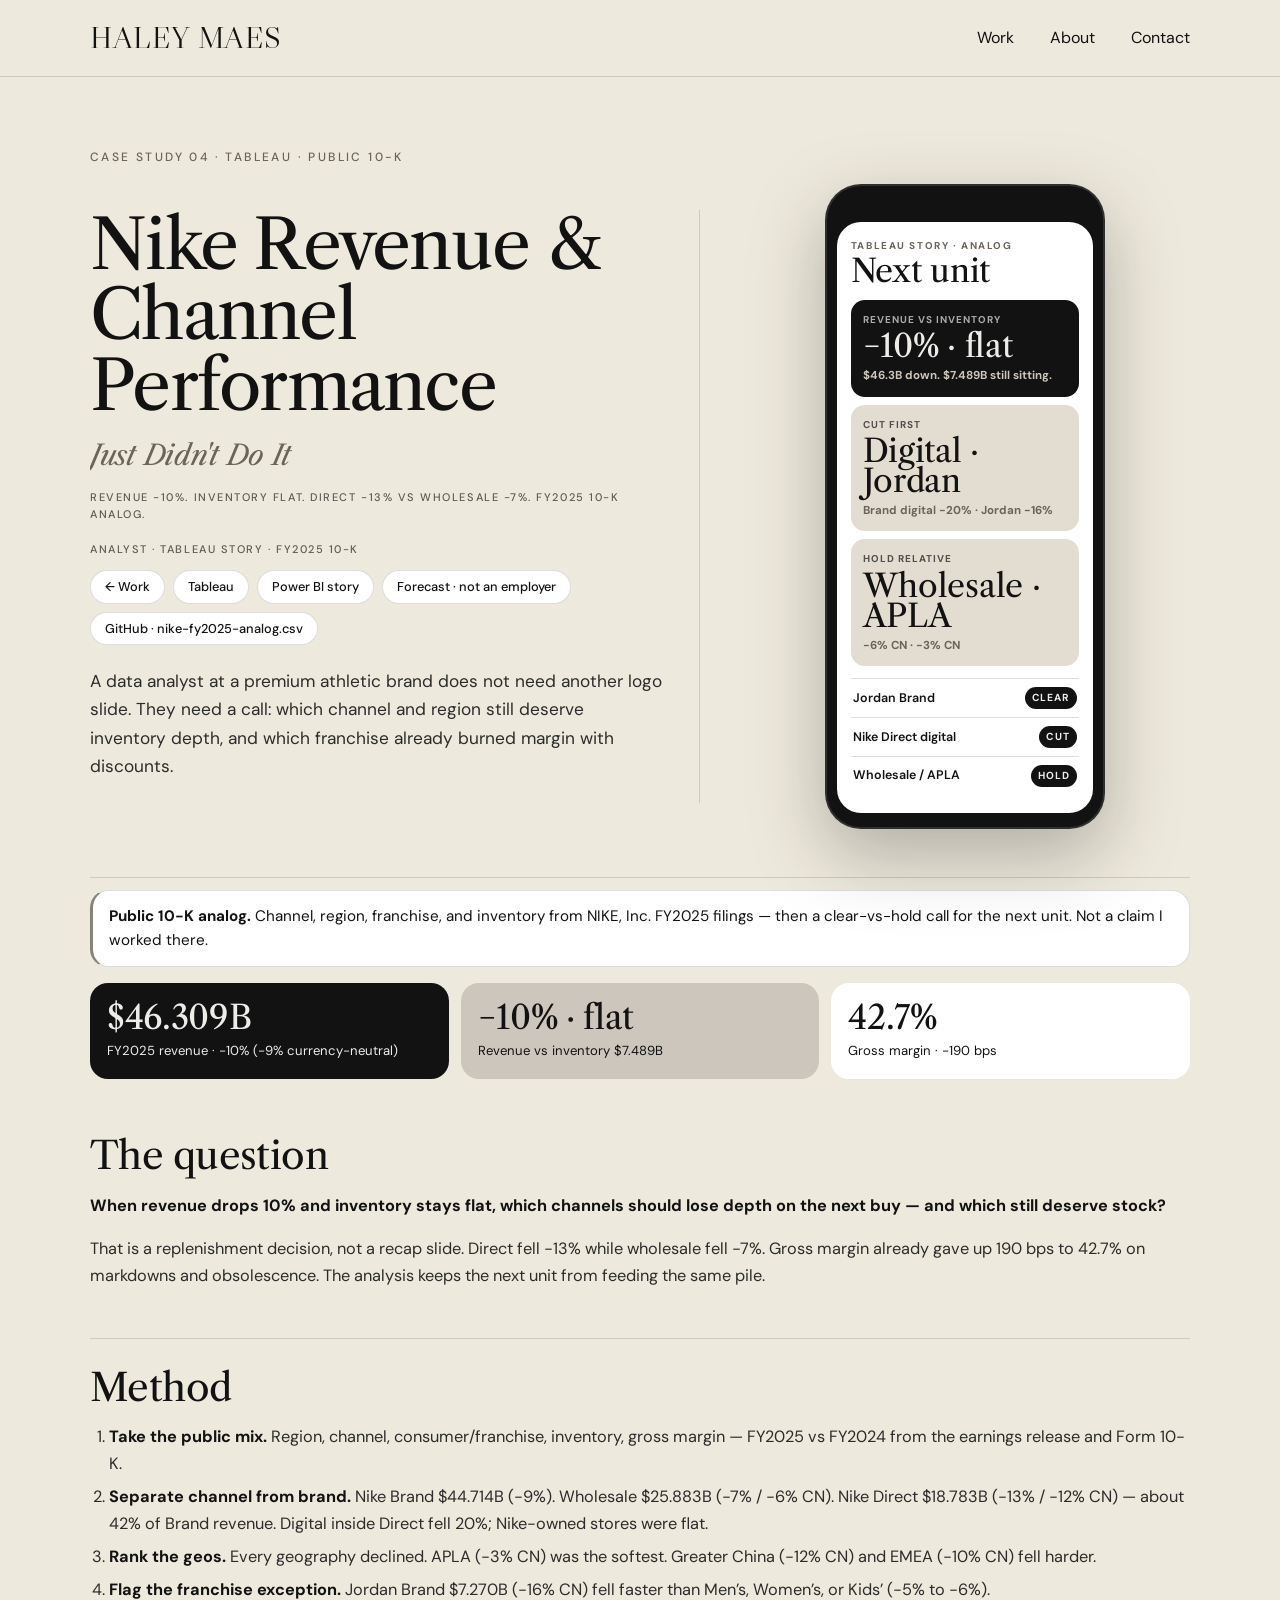
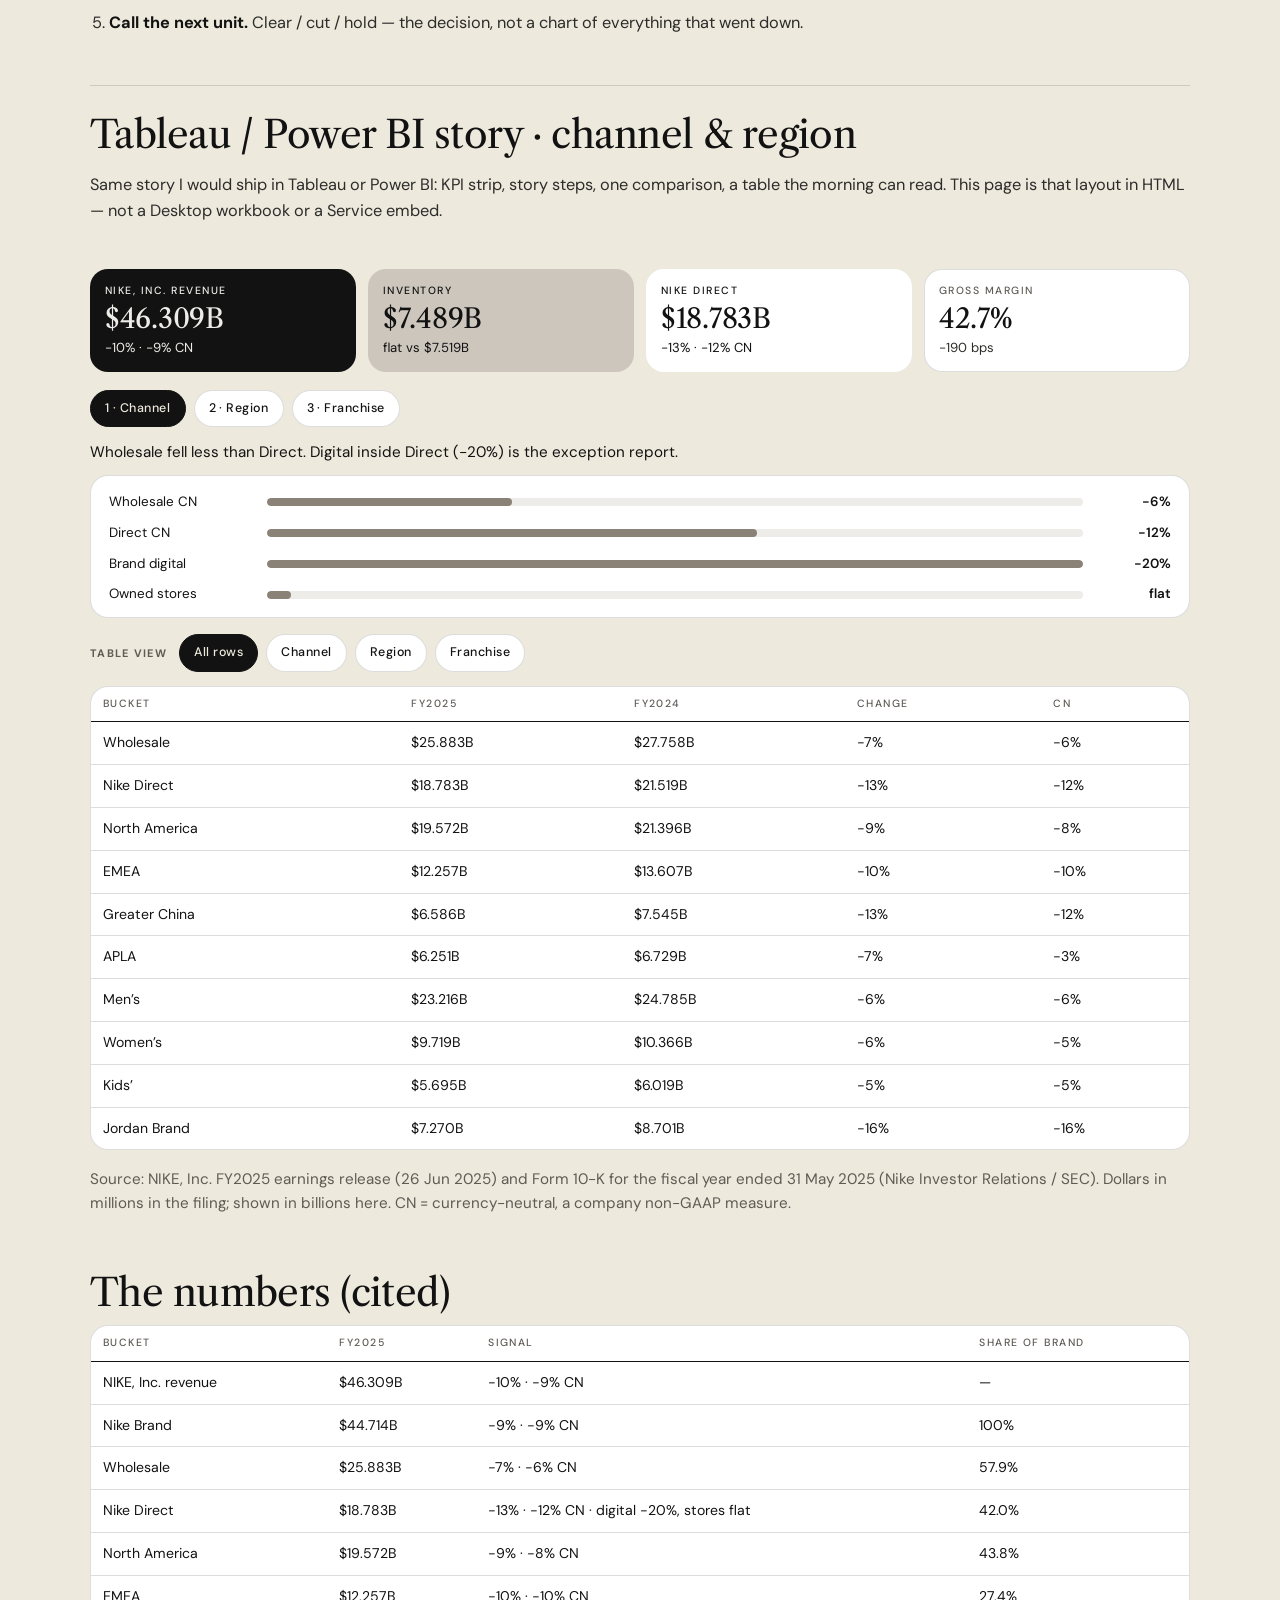
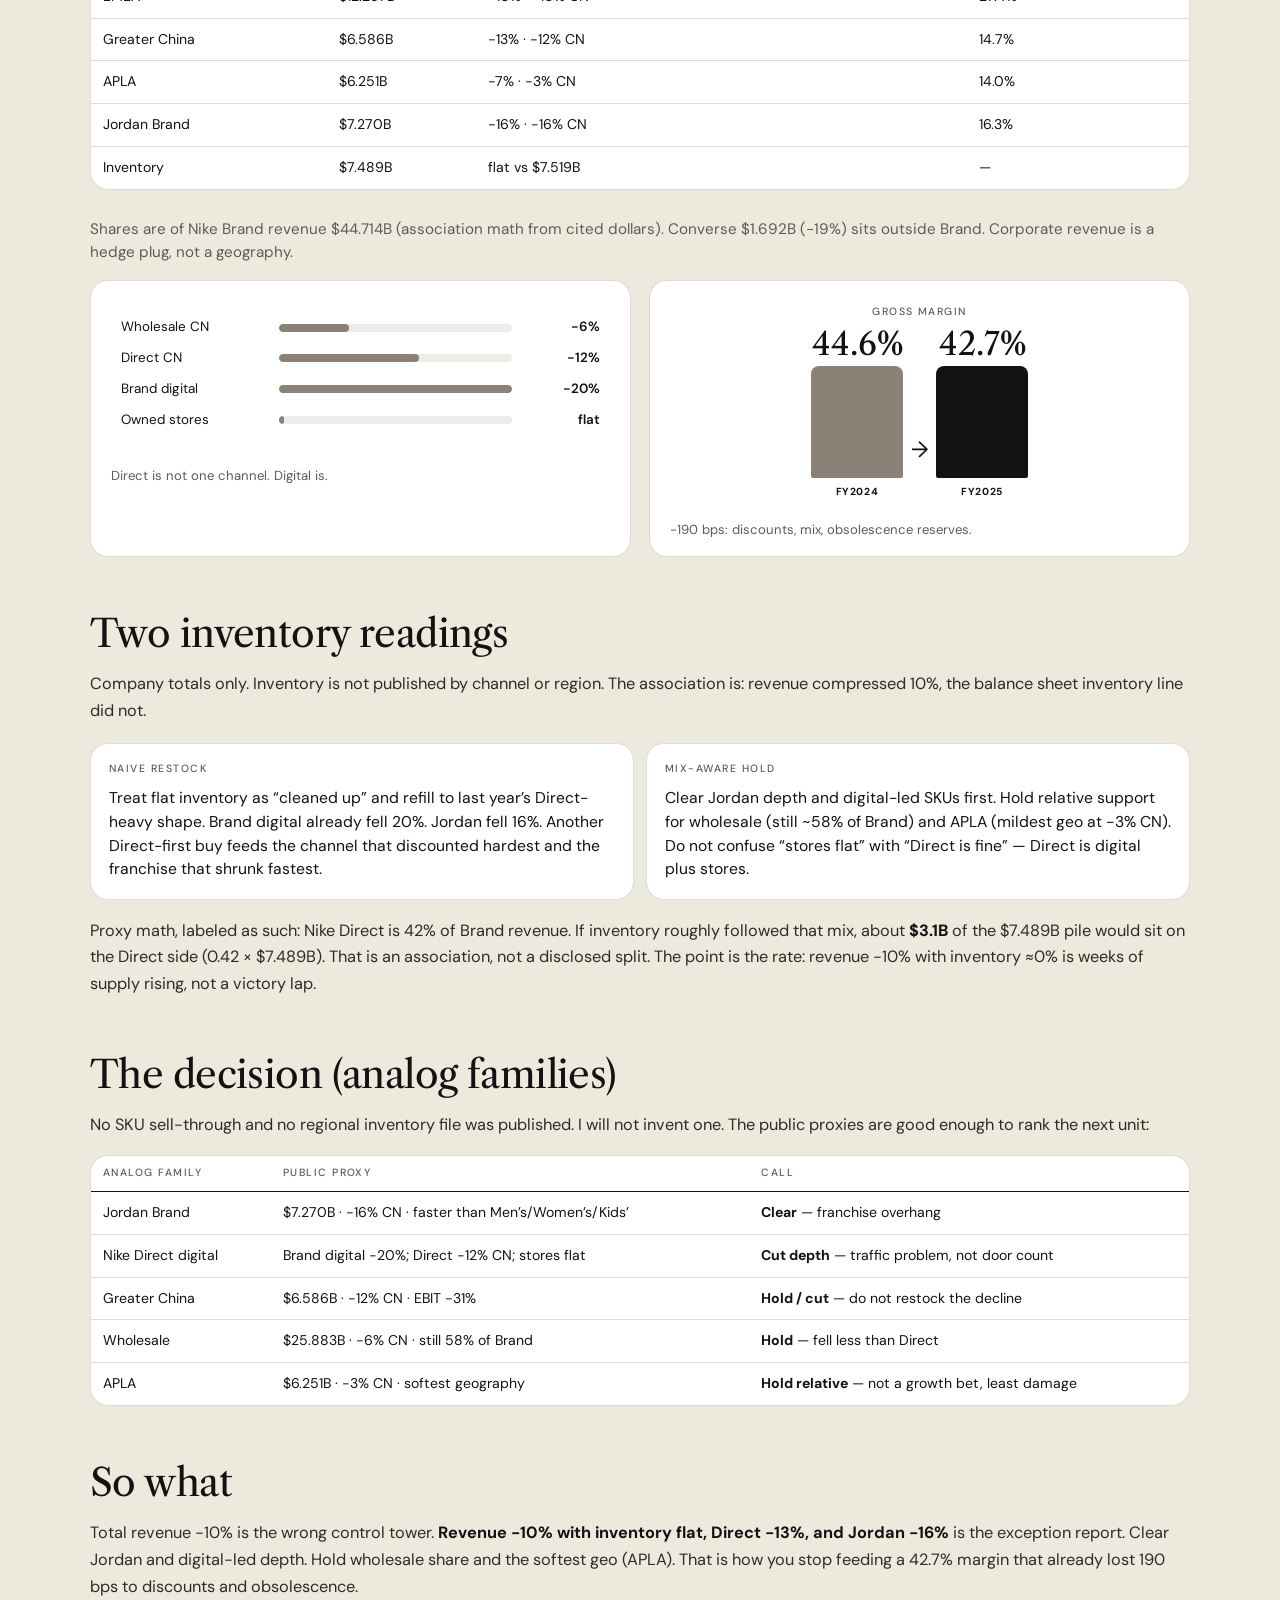
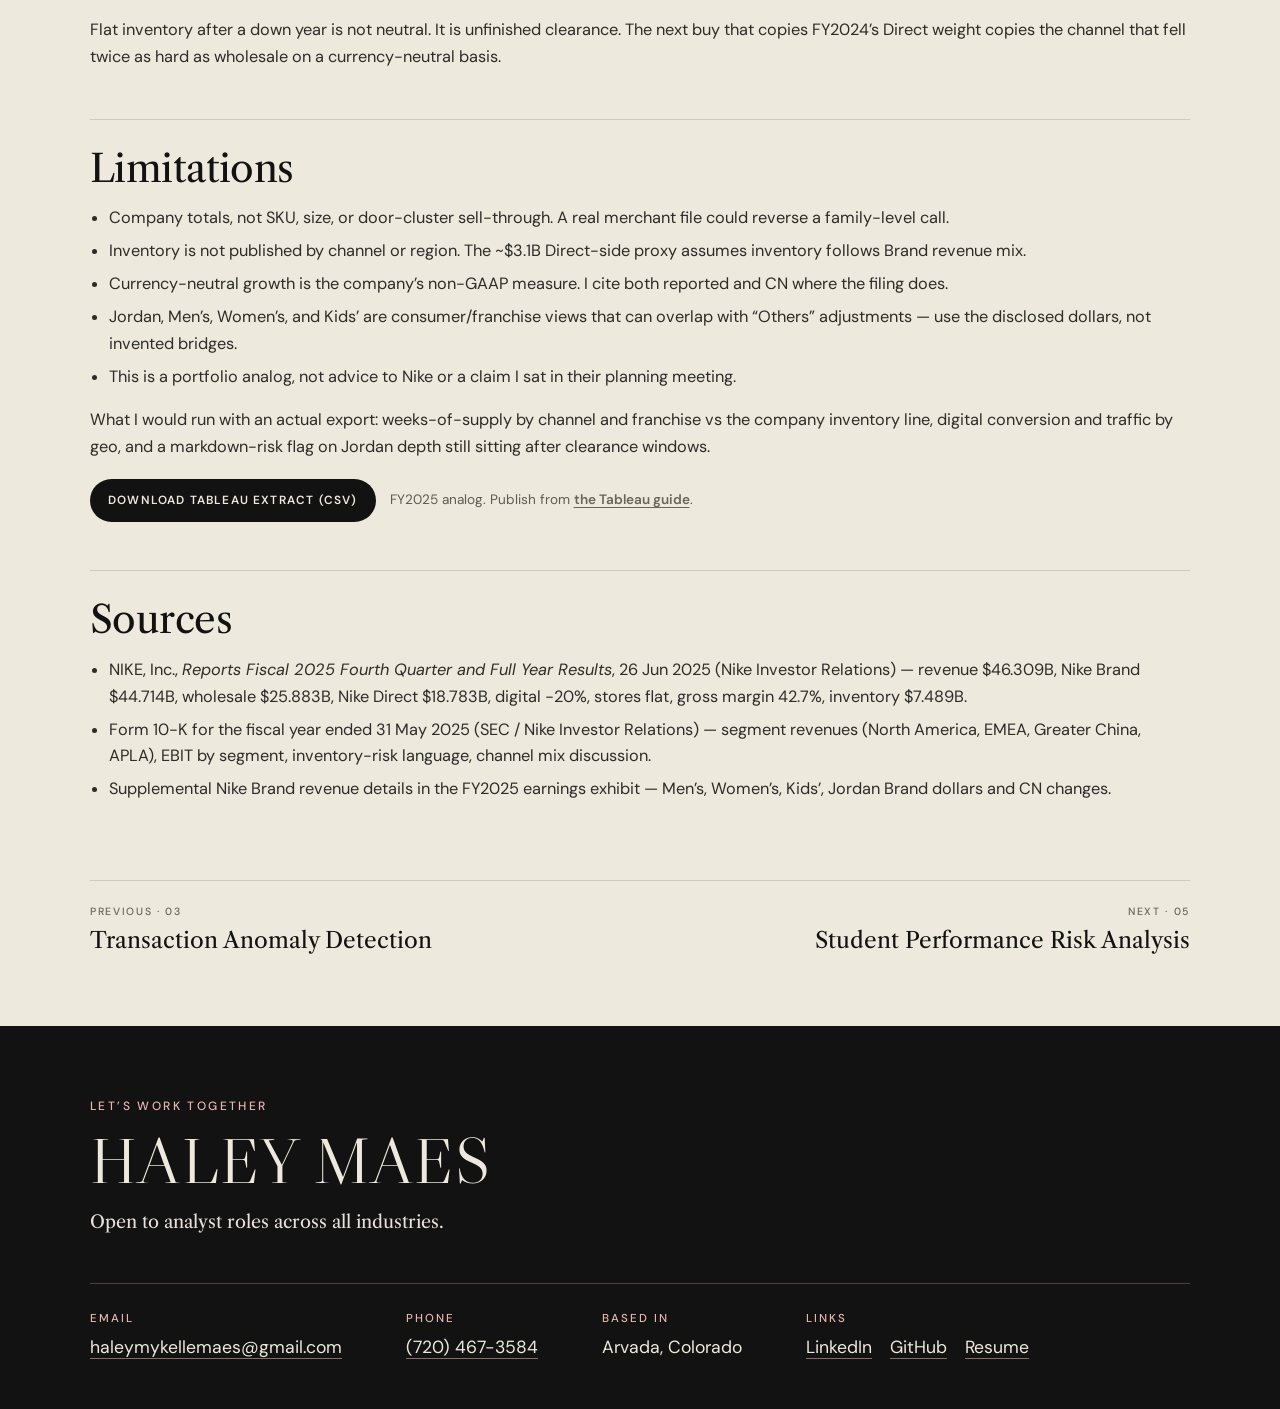
<file: projects/nike.html>
<!DOCTYPE html>
<html lang="en" data-layout="study" data-theme="study-nike">
<head>
  <meta charset="utf-8" />
  <meta name="viewport" content="width=device-width, initial-scale=1" />
  <title>Nike Revenue &amp; Channel Performance | Haley Maes</title>
  <meta name="description" content="Public 10-K analog: Nike FY2025 revenue $46.309B (−10%). Inventory $7.489B flat. Direct −13% vs wholesale −7%. A channel-and-mix call, not a claim of employment." />
  <!-- Link previews (iMessage, LinkedIn, Slack, etc.): the homepage hero as a 1200×630 card. -->
  <link rel="canonical" href="https://haleymaes.github.io/projects/nike.html" />
  <meta property="og:type" content="website" />
  <meta property="og:site_name" content="Haley Maes" />
  <meta property="og:url" content="https://haleymaes.github.io/projects/nike.html" />
  <meta property="og:title" content="Nike Revenue &amp; Channel Performance | Haley Maes" />
  <meta property="og:description" content="Public 10-K analog: Nike FY2025 revenue $46.309B (−10%). Inventory $7.489B flat. Direct −13% vs wholesale −7%. A channel-and-mix call, not a claim of employment." />
  <meta property="og:image" content="https://haleymaes.github.io/assets/share-card.jpg" />
  <meta property="og:image:type" content="image/jpeg" />
  <meta property="og:image:width" content="1200" />
  <meta property="og:image:height" content="630" />
  <meta property="og:image:alt" content="Haley Maes, data analyst: black-and-white portrait on a pink disc, ringed by her six numbered case studies, with the headline Finding signals in the noise." />
  <meta name="twitter:card" content="summary_large_image" />
  <meta name="twitter:title" content="Nike Revenue &amp; Channel Performance | Haley Maes" />
  <meta name="twitter:description" content="Public 10-K analog: Nike FY2025 revenue $46.309B (−10%). Inventory $7.489B flat. Direct −13% vs wholesale −7%. A channel-and-mix call, not a claim of employment." />
  <meta name="twitter:image" content="https://haleymaes.github.io/assets/share-card.jpg" />
  <meta name="twitter:image:alt" content="Haley Maes, data analyst: black-and-white portrait on a pink disc, ringed by her six numbered case studies, with the headline Finding signals in the noise." />
  <link rel="stylesheet" href="https://fonts.googleapis.com/css2?family=DM+Sans:opsz,wght@9..40,400;9..40,500;9..40,600&family=IBM+Plex+Mono:wght@400;500&family=Libre+Caslon+Display&family=Libre+Caslon+Text:ital,wght@0,400;0,700;1,400&display=swap" />
  <link rel="stylesheet" href="styles.css?v=52" />
  <link rel="stylesheet" href="frame.css?v=20261125" />
  <link rel="icon" href="../assets/hm-icon-32.png" sizes="32x32" type="image/png" />
  <link rel="icon" href="../assets/hm-icon-192.png" sizes="192x192" type="image/png" />
  <link rel="apple-touch-icon" href="../assets/hm-apple-touch-icon.png" />
</head>
<body>
  <a class="frame-skip" href="#main">Skip to content</a>
  <header class="site-head">
    <div class="site-head__inner">
      <a class="site-head__name" href="../">Haley Maes</a>
      <nav aria-label="Primary">
        <ul>
          <li><a href="../#work">Work</a></li>
          <li><a href="../#about">About</a></li>
          <li><a href="#contact">Contact</a></li>
        </ul>
      </nav>
    </div>
  </header>

  <div class="stage">
    <div class="page-col">

      <div class="folder">
        <main class="sheet" id="main">
          <p class="folder-heading"><span>Case study 04 · Tableau · Public 10-K</span></p>
          <div class="case-hero">
            <div>
              <h1 class="display">Nike Revenue &amp; Channel Performance</h1>
              <p class="case-subtitle">Just Didn't Do It</p>
              <p class="paper-rule">Revenue −10%. Inventory flat. Direct −13% vs wholesale −7%. FY2025 10-K analog.</p>
              <p class="role-strip">Analyst · Tableau story · FY2025 10-K</p>
              <div class="article-meta">
                <a class="pill" href="../index.html#work">← Work</a>
                <span class="pill">Tableau</span>
                <span class="pill">Power BI story</span>
                <span class="pill">Forecast · not an employer</span>
                <a class="pill" href="https://github.com/haleymaes/haleymaes.github.io/blob/main/projects/data/nike-fy2025-analog.csv" target="_blank" rel="noopener noreferrer">GitHub · nike-fy2025-analog.csv</a>
              </div>
              <p class="article-lede">A data analyst at a premium athletic brand does not need another logo slide. They need a call: which channel and region still deserve inventory depth, and which franchise already burned margin with discounts.</p>
            </div>
            <figure class="phone" aria-label="Fictional channel board. Public company totals only. No store-level consumer data.">
              <div class="phone-bezel">
                <div class="phone-notch"></div>
                <div class="phone-screen">
                  <p class="ph-kicker">Tableau story · analog</p>
                  <p class="ph-title">Next unit</p>
                  <div class="ph-kpi hot">
                    <span>Revenue vs inventory</span>
                    <b>−10% · flat</b>
                    <em>$46.3B down. $7.489B still sitting.</em>
                  </div>
                  <div class="ph-kpi">
                    <span>Cut first</span>
                    <b>Digital · Jordan</b>
                    <em>Brand digital −20% · Jordan −16%</em>
                  </div>
                  <div class="ph-kpi">
                    <span>Hold relative</span>
                    <b>Wholesale · APLA</b>
                    <em>−6% CN · −3% CN</em>
                  </div>
                  <div class="ph-list">
                    <div class="ph-row"><span>Jordan Brand</span><b>Clear</b></div>
                    <div class="ph-row"><span>Nike Direct digital</span><b>Cut</b></div>
                    <div class="ph-row"><span>Wholesale / APLA</span><b>Hold</b></div>
                  </div>
                </div>
              </div>
            </figure>
          </div>

          <p class="notice"><strong>Public 10-K analog.</strong> Channel, region, franchise, and inventory from NIKE, Inc. FY2025 filings — then a clear-vs-hold call for the next unit. Not a claim I worked there.</p>

          <div class="stats">
            <div class="stat"><b>$46.309B</b><span>FY2025 revenue · −10% (−9% currency-neutral)</span></div>
            <div class="stat"><b>−10% · flat</b><span>Revenue vs inventory $7.489B</span></div>
            <div class="stat"><b>42.7%</b><span>Gross margin · −190 bps</span></div>
          </div>

          <div class="prose">
            <h2>The question</h2>
            <p><strong>When revenue drops 10% and inventory stays flat, which channels should lose depth on the next buy — and which still deserve stock?</strong></p>
            <p>That is a replenishment decision, not a recap slide. Direct fell −13% while wholesale fell −7%. Gross margin already gave up 190 bps to 42.7% on markdowns and obsolescence. The analysis keeps the next unit from feeding the same pile.</p>

            <h2>Method</h2>
            <ol>
              <li><strong>Take the public mix.</strong> Region, channel, consumer/franchise, inventory, gross margin — FY2025 vs FY2024 from the earnings release and Form 10-K.</li>
              <li><strong>Separate channel from brand.</strong> Nike Brand $44.714B (−9%). Wholesale $25.883B (−7% / −6% CN). Nike Direct $18.783B (−13% / −12% CN) — about 42% of Brand revenue. Digital inside Direct fell 20%; Nike-owned stores were flat.</li>
              <li><strong>Rank the geos.</strong> Every geography declined. APLA (−3% CN) was the softest. Greater China (−12% CN) and EMEA (−10% CN) fell harder.</li>
              <li><strong>Flag the franchise exception.</strong> Jordan Brand $7.270B (−16% CN) fell faster than Men’s, Women’s, or Kids’ (−5% to −6%).</li>
              <li><strong>Call the next unit.</strong> Clear / cut / hold — the decision, not a chart of everything that went down.</li>
            </ol>

            <h2>Tableau / Power BI story · channel &amp; region</h2>
            <p>Same story I would ship in Tableau or Power BI: KPI strip, story steps, one comparison, a table the morning can read. This page is that layout in HTML — not a Desktop workbook or a Service embed.</p>
          </div>

          <section class="viz-story" aria-label="Nike FY2025 BI story">
            <div class="viz-kpis" role="group" aria-label="Key metrics">
              <div class="viz-kpi">
                <span>NIKE, Inc. revenue</span>
                <b>$46.309B</b>
                <em>−10% · −9% CN</em>
              </div>
              <div class="viz-kpi">
                <span>Inventory</span>
                <b>$7.489B</b>
                <em>flat vs $7.519B</em>
              </div>
              <div class="viz-kpi">
                <span>Nike Direct</span>
                <b>$18.783B</b>
                <em>−13% · −12% CN</em>
              </div>
              <div class="viz-kpi">
                <span>Gross margin</span>
                <b>42.7%</b>
                <em>−190 bps</em>
              </div>
            </div>

            <div class="viz-steps" role="tablist" aria-label="Story steps">
              <button type="button" class="viz-step is-active" role="tab" aria-selected="true" data-step="channel">1 · Channel</button>
              <button type="button" class="viz-step" role="tab" aria-selected="false" data-step="region">2 · Region</button>
              <button type="button" class="viz-step" role="tab" aria-selected="false" data-step="franchise">3 · Franchise</button>
            </div>

            <p class="viz-caption" id="viz-caption">Wholesale fell less than Direct. Digital inside Direct (−20%) is the exception report.</p>

            <div class="viz-chart" id="viz-chart" aria-live="polite"></div>

            <div class="viz-filters" role="group" aria-label="Table filter">
              <span class="viz-filter-label">Table view</span>
              <button type="button" class="viz-filter is-active" data-view="all">All rows</button>
              <button type="button" class="viz-filter" data-view="channel">Channel</button>
              <button type="button" class="viz-filter" data-view="region">Region</button>
              <button type="button" class="viz-filter" data-view="franchise">Franchise</button>
            </div>

            <div class="table-wrap viz-table-wrap">
              <table class="viz-table" id="viz-table">
                <thead>
                  <tr>
                    <th>Bucket</th>
                    <th>FY2025</th>
                    <th>FY2024</th>
                    <th>Change</th>
                    <th>CN</th>
                  </tr>
                </thead>
                <tbody id="viz-tbody"></tbody>
              </table>
            </div>
            <p class="note-strip">Source: NIKE, Inc. FY2025 earnings release (26 Jun 2025) and Form 10-K for the fiscal year ended 31 May 2025 (Nike Investor Relations / SEC). Dollars in millions in the filing; shown in billions here. CN = currency-neutral, a company non-GAAP measure.</p>
          </section>

          <div class="prose">
            <h2>The numbers (cited)</h2>
          </div>

          <div class="table-wrap">
            <table>
              <thead>
                <tr>
                  <th>Bucket</th>
                  <th>FY2025</th>
                  <th>Signal</th>
                  <th>Share of Brand</th>
                </tr>
              </thead>
              <tbody>
                <tr>
                  <td>NIKE, Inc. revenue</td>
                  <td>$46.309B</td>
                  <td>−10% · −9% CN</td>
                  <td>—</td>
                </tr>
                <tr>
                  <td>Nike Brand</td>
                  <td>$44.714B</td>
                  <td>−9% · −9% CN</td>
                  <td>100%</td>
                </tr>
                <tr>
                  <td>Wholesale</td>
                  <td>$25.883B</td>
                  <td>−7% · −6% CN</td>
                  <td>57.9%</td>
                </tr>
                <tr>
                  <td>Nike Direct</td>
                  <td>$18.783B</td>
                  <td>−13% · −12% CN · digital −20%, stores flat</td>
                  <td>42.0%</td>
                </tr>
                <tr>
                  <td>North America</td>
                  <td>$19.572B</td>
                  <td>−9% · −8% CN</td>
                  <td>43.8%</td>
                </tr>
                <tr>
                  <td>EMEA</td>
                  <td>$12.257B</td>
                  <td>−10% · −10% CN</td>
                  <td>27.4%</td>
                </tr>
                <tr>
                  <td>Greater China</td>
                  <td>$6.586B</td>
                  <td>−13% · −12% CN</td>
                  <td>14.7%</td>
                </tr>
                <tr>
                  <td>APLA</td>
                  <td>$6.251B</td>
                  <td>−7% · −3% CN</td>
                  <td>14.0%</td>
                </tr>
                <tr>
                  <td>Jordan Brand</td>
                  <td>$7.270B</td>
                  <td>−16% · −16% CN</td>
                  <td>16.3%</td>
                </tr>
                <tr>
                  <td>Inventory</td>
                  <td>$7.489B</td>
                  <td>flat vs $7.519B</td>
                  <td>—</td>
                </tr>
              </tbody>
            </table>
          </div>
          <p class="note-strip">Shares are of Nike Brand revenue $44.714B (association math from cited dollars). Converse $1.692B (−19%) sits outside Brand. Corporate revenue is a hedge plug, not a geography.</p>

          <div class="polaroid-row">
            <figure class="polaroid">
              <div class="polaroid-shot">
                <div class="bars" aria-label="FY2025 currency-neutral change by channel" style="margin:4px 0">
                  <div class="bar-row"><span>Wholesale CN</span><div class="bar-track"><div class="bar-fill" style="width:30%;background:var(--pink)"></div></div><span>−6%</span></div>
                  <div class="bar-row"><span>Direct CN</span><div class="bar-track"><div class="bar-fill" style="width:60%;background:var(--pink)"></div></div><span>−12%</span></div>
                  <div class="bar-row"><span>Brand digital</span><div class="bar-track"><div class="bar-fill" style="width:100%;background:var(--pink)"></div></div><span>−20%</span></div>
                  <div class="bar-row"><span>Owned stores</span><div class="bar-track"><div class="bar-fill" style="width:2%"></div></div><span>flat</span></div>
                </div>
              </div>
              <figcaption>Direct is not one channel. Digital is.</figcaption>
            </figure>
            <figure class="polaroid">
              <div class="polaroid-shot drop-shot">
                <p class="drop-kicker">Gross margin</p>
                <div class="drop-pair" role="img" aria-label="Gross margin fell from 44.6 percent to 42.7 percent">
                  <div class="drop-col was">
                    <b>44.6%</b>
                    <em style="height:100%"></em>
                    <span>FY2024</span>
                  </div>
                  <span class="drop-arrow" aria-hidden="true">→</span>
                  <div class="drop-col now">
                    <b>42.7%</b>
                    <em style="height:78%"></em>
                    <span>FY2025</span>
                  </div>
                </div>
              </div>
              <figcaption>−190 bps: discounts, mix, obsolescence reserves.</figcaption>
            </figure>
          </div>

          <div class="prose">
            <h2>Two inventory readings</h2>
            <p>Company totals only. Inventory is not published by channel or region. The association is: revenue compressed 10%, the balance sheet inventory line did not.</p>
          </div>

          <div class="two-col">
            <div class="panel">
              <h3>Naive restock</h3>
              <p>Treat flat inventory as “cleaned up” and refill to last year’s Direct-heavy shape. Brand digital already fell 20%. Jordan fell 16%. Another Direct-first buy feeds the channel that discounted hardest and the franchise that shrunk fastest.</p>
            </div>
            <div class="panel">
              <h3>Mix-aware hold</h3>
              <p>Clear Jordan depth and digital-led SKUs first. Hold relative support for wholesale (still ~58% of Brand) and APLA (mildest geo at −3% CN). Do not confuse “stores flat” with “Direct is fine” — Direct is digital plus stores.</p>
            </div>
          </div>

          <div class="prose">
            <p>Proxy math, labeled as such: Nike Direct is 42% of Brand revenue. If inventory roughly followed that mix, about <strong>$3.1B</strong> of the $7.489B pile would sit on the Direct side (0.42 × $7.489B). That is an association, not a disclosed split. The point is the rate: revenue −10% with inventory ≈0% is weeks of supply rising, not a victory lap.</p>
          </div>

          <div class="prose">
            <h2>The decision (analog families)</h2>
            <p>No SKU sell-through and no regional inventory file was published. I will not invent one. The public proxies are good enough to rank the next unit:</p>
          </div>

          <div class="table-wrap">
            <table>
              <thead>
                <tr>
                  <th>Analog family</th>
                  <th>Public proxy</th>
                  <th>Call</th>
                </tr>
              </thead>
              <tbody>
                <tr>
                  <td>Jordan Brand</td>
                  <td>$7.270B · −16% CN · faster than Men’s/Women’s/Kids’</td>
                  <td><strong>Clear</strong> — franchise overhang</td>
                </tr>
                <tr>
                  <td>Nike Direct digital</td>
                  <td>Brand digital −20%; Direct −12% CN; stores flat</td>
                  <td><strong>Cut depth</strong> — traffic problem, not door count</td>
                </tr>
                <tr>
                  <td>Greater China</td>
                  <td>$6.586B · −12% CN · EBIT −31%</td>
                  <td><strong>Hold / cut</strong> — do not restock the decline</td>
                </tr>
                <tr>
                  <td>Wholesale</td>
                  <td>$25.883B · −6% CN · still 58% of Brand</td>
                  <td><strong>Hold</strong> — fell less than Direct</td>
                </tr>
                <tr>
                  <td>APLA</td>
                  <td>$6.251B · −3% CN · softest geography</td>
                  <td><strong>Hold relative</strong> — not a growth bet, least damage</td>
                </tr>
              </tbody>
            </table>
          </div>

          <div class="prose">
            <h2>So what</h2>
            <p>Total revenue −10% is the wrong control tower. <strong>Revenue −10% with inventory flat, Direct −13%, and Jordan −16%</strong> is the exception report. Clear Jordan and digital-led depth. Hold wholesale share and the softest geo (APLA). That is how you stop feeding a 42.7% margin that already lost 190 bps to discounts and obsolescence.</p>
            <p>Flat inventory after a down year is not neutral. It is unfinished clearance. The next buy that copies FY2024’s Direct weight copies the channel that fell twice as hard as wholesale on a currency-neutral basis.</p>

            <h2>Limitations</h2>
            <ul>
              <li>Company totals, not SKU, size, or door-cluster sell-through. A real merchant file could reverse a family-level call.</li>
              <li>Inventory is not published by channel or region. The ~$3.1B Direct-side proxy assumes inventory follows Brand revenue mix.</li>
              <li>Currency-neutral growth is the company’s non-GAAP measure. I cite both reported and CN where the filing does.</li>
              <li>Jordan, Men’s, Women’s, and Kids’ are consumer/franchise views that can overlap with “Others” adjustments — use the disclosed dollars, not invented bridges.</li>
              <li>This is a portfolio analog, not advice to Nike or a claim I sat in their planning meeting.</li>
            </ul>
            <p>What I would run with an actual export: weeks-of-supply by channel and franchise vs the company inventory line, digital conversion and traffic by geo, and a markdown-risk flag on Jordan depth still sitting after clearance windows.</p>
            <p style="margin-top:18px"><a class="btn btn-dark" href="data/nike-fy2025-analog.csv">Download Tableau extract (CSV)</a> <span style="margin-left:10px;font-size:0.85rem;color:var(--muted)">FY2025 analog. Publish from <a href="https://github.com/haleymaes/haleymaes.github.io/blob/main/projects/tableau/README.md" target="_blank" rel="noopener noreferrer">the Tableau guide</a>.</span></p>

            <h2>Sources</h2>
            <ul>
              <li>NIKE, Inc., <em>Reports Fiscal 2025 Fourth Quarter and Full Year Results</em>, 26 Jun 2025 (Nike Investor Relations) — revenue $46.309B, Nike Brand $44.714B, wholesale $25.883B, Nike Direct $18.783B, digital −20%, stores flat, gross margin 42.7%, inventory $7.489B.</li>
              <li>Form 10-K for the fiscal year ended 31 May 2025 (SEC / Nike Investor Relations) — segment revenues (North America, EMEA, Greater China, APLA), EBIT by segment, inventory-risk language, channel mix discussion.</li>
              <li>Supplemental Nike Brand revenue details in the FY2025 earnings exhibit — Men’s, Women’s, Kids’, Jordan Brand dollars and CN changes.</li>
            </ul>
          </div>
          <nav class="study-pager" aria-label="More case studies"><a href="transaction-anomaly.html"><span>Previous · 03</span>Transaction Anomaly Detection</a><a href="student-performance-sql.html"><span>Next · 05</span>Student Performance Risk Analysis</a></nav>
        </main>
      </div>
    </div>
  </div>

  <footer class="site-foot" id="contact">
    <div class="site-foot__inner">
      <p class="site-foot__eyebrow">Let’s work together</p>
      <p class="site-foot__name"><a href="../">Haley Maes</a></p>
      <p class="site-foot__pitch">Open to analyst roles across all industries.</p>
      <dl class="site-foot__contact">
        <div><dt>Email</dt><dd><a href="mailto:haleymykellemaes@gmail.com">haleymykellemaes@gmail.com</a></dd></div>
        <div><dt>Phone</dt><dd><a href="tel:+17204673584">(720) 467-3584</a></dd></div>
        <div><dt>Based in</dt><dd>Arvada, Colorado</dd></div>
        <div><dt>Links</dt><dd><ul class="site-foot__links"><li><a href="https://www.linkedin.com/in/haleymmaes" target="_blank" rel="noopener noreferrer">LinkedIn</a></li><li><a href="https://github.com/haleymaes" target="_blank" rel="noopener noreferrer">GitHub</a></li><li><a href="../assets/Haley-Maes-Resume.pdf" target="_blank" rel="noopener">Resume<span class="frame-sr"> (PDF)</span></a></li></ul></dd></div>
      </dl>
    </div>
  </footer>

  <script>
    (function () {
      var rows = [
        { view: "channel", label: "Wholesale", fy25: 25.883, fy24: 27.758, chg: "−7%", cn: "−6%" },
        { view: "channel", label: "Nike Direct", fy25: 18.783, fy24: 21.519, chg: "−13%", cn: "−12%" },
        { view: "region", label: "North America", fy25: 19.572, fy24: 21.396, chg: "−9%", cn: "−8%" },
        { view: "region", label: "EMEA", fy25: 12.257, fy24: 13.607, chg: "−10%", cn: "−10%" },
        { view: "region", label: "Greater China", fy25: 6.586, fy24: 7.545, chg: "−13%", cn: "−12%" },
        { view: "region", label: "APLA", fy25: 6.251, fy24: 6.729, chg: "−7%", cn: "−3%" },
        { view: "franchise", label: "Men’s", fy25: 23.216, fy24: 24.785, chg: "−6%", cn: "−6%" },
        { view: "franchise", label: "Women’s", fy25: 9.719, fy24: 10.366, chg: "−6%", cn: "−5%" },
        { view: "franchise", label: "Kids’", fy25: 5.695, fy24: 6.019, chg: "−5%", cn: "−5%" },
        { view: "franchise", label: "Jordan Brand", fy25: 7.270, fy24: 8.701, chg: "−16%", cn: "−16%" }
      ];

      var charts = {
        channel: {
          caption: "Wholesale fell less than Direct. Digital inside Direct (−20%) is the exception report.",
          bars: [
            { label: "Wholesale CN", value: -6, display: "−6%" },
            { label: "Direct CN", value: -12, display: "−12%" },
            { label: "Brand digital", value: -20, display: "−20%" },
            { label: "Owned stores", value: 0, display: "flat" }
          ]
        },
        region: {
          caption: "Every geography declined. APLA (−3% CN) was the softest; Greater China (−12% CN) fell hardest among the big four.",
          bars: [
            { label: "APLA CN", value: -3, display: "−3%" },
            { label: "N. America CN", value: -8, display: "−8%" },
            { label: "EMEA CN", value: -10, display: "−10%" },
            { label: "G. China CN", value: -12, display: "−12%" }
          ]
        },
        franchise: {
          caption: "Jordan (−16% CN) fell faster than Men’s, Women’s, or Kids’. That is the franchise overhang.",
          bars: [
            { label: "Kids’ CN", value: -5, display: "−5%" },
            { label: "Women’s CN", value: -5, display: "−5%" },
            { label: "Men’s CN", value: -6, display: "−6%" },
            { label: "Jordan CN", value: -16, display: "−16%" }
          ]
        }
      };

      var chartEl = document.getElementById("viz-chart");
      var captionEl = document.getElementById("viz-caption");
      var tbody = document.getElementById("viz-tbody");
      var tableView = "all";

      function fmtB(n) {
        return "$" + n.toFixed(3) + "B";
      }

      function renderChart(step) {
        var conf = charts[step];
        if (!conf) return;
        captionEl.textContent = conf.caption;
        var max = 0;
        for (var i = 0; i < conf.bars.length; i++) {
          var a = Math.abs(conf.bars[i].value);
          if (a > max) max = a;
        }
        if (max < 1) max = 1;
        var html = "";
        for (var j = 0; j < conf.bars.length; j++) {
          var b = conf.bars[j];
          var pct = Math.round((Math.abs(b.value) / max) * 100);
          if (b.value === 0) pct = 3;
          html +=
            '<div class="bar-row">' +
            "<span>" +
            b.label +
            '</span><div class="bar-track"><div class="bar-fill" style="width:' +
            pct +
            '%"></div></div><span>' +
            b.display +
            "</span></div>";
        }
        chartEl.innerHTML = '<div class="bars viz-bars">' + html + "</div>";
      }

      function renderTable(view) {
        tableView = view;
        var html = "";
        for (var i = 0; i < rows.length; i++) {
          var r = rows[i];
          if (view !== "all" && r.view !== view) continue;
          html +=
            "<tr><td>" +
            r.label +
            "</td><td>" +
            fmtB(r.fy25) +
            "</td><td>" +
            fmtB(r.fy24) +
            "</td><td>" +
            r.chg +
            "</td><td>" +
            r.cn +
            "</td></tr>";
        }
        tbody.innerHTML = html;
      }

      document.querySelectorAll(".viz-step").forEach(function (btn) {
        btn.addEventListener("click", function () {
          document.querySelectorAll(".viz-step").forEach(function (b) {
            b.classList.remove("is-active");
            b.setAttribute("aria-selected", "false");
          });
          btn.classList.add("is-active");
          btn.setAttribute("aria-selected", "true");
          renderChart(btn.getAttribute("data-step"));
        });
      });

      document.querySelectorAll(".viz-filter").forEach(function (btn) {
        btn.addEventListener("click", function () {
          document.querySelectorAll(".viz-filter").forEach(function (b) {
            b.classList.remove("is-active");
          });
          btn.classList.add("is-active");
          renderTable(btn.getAttribute("data-view"));
        });
      });

      renderChart("channel");
      renderTable("all");
    })();
  </script>
</body>
</html>
</file>
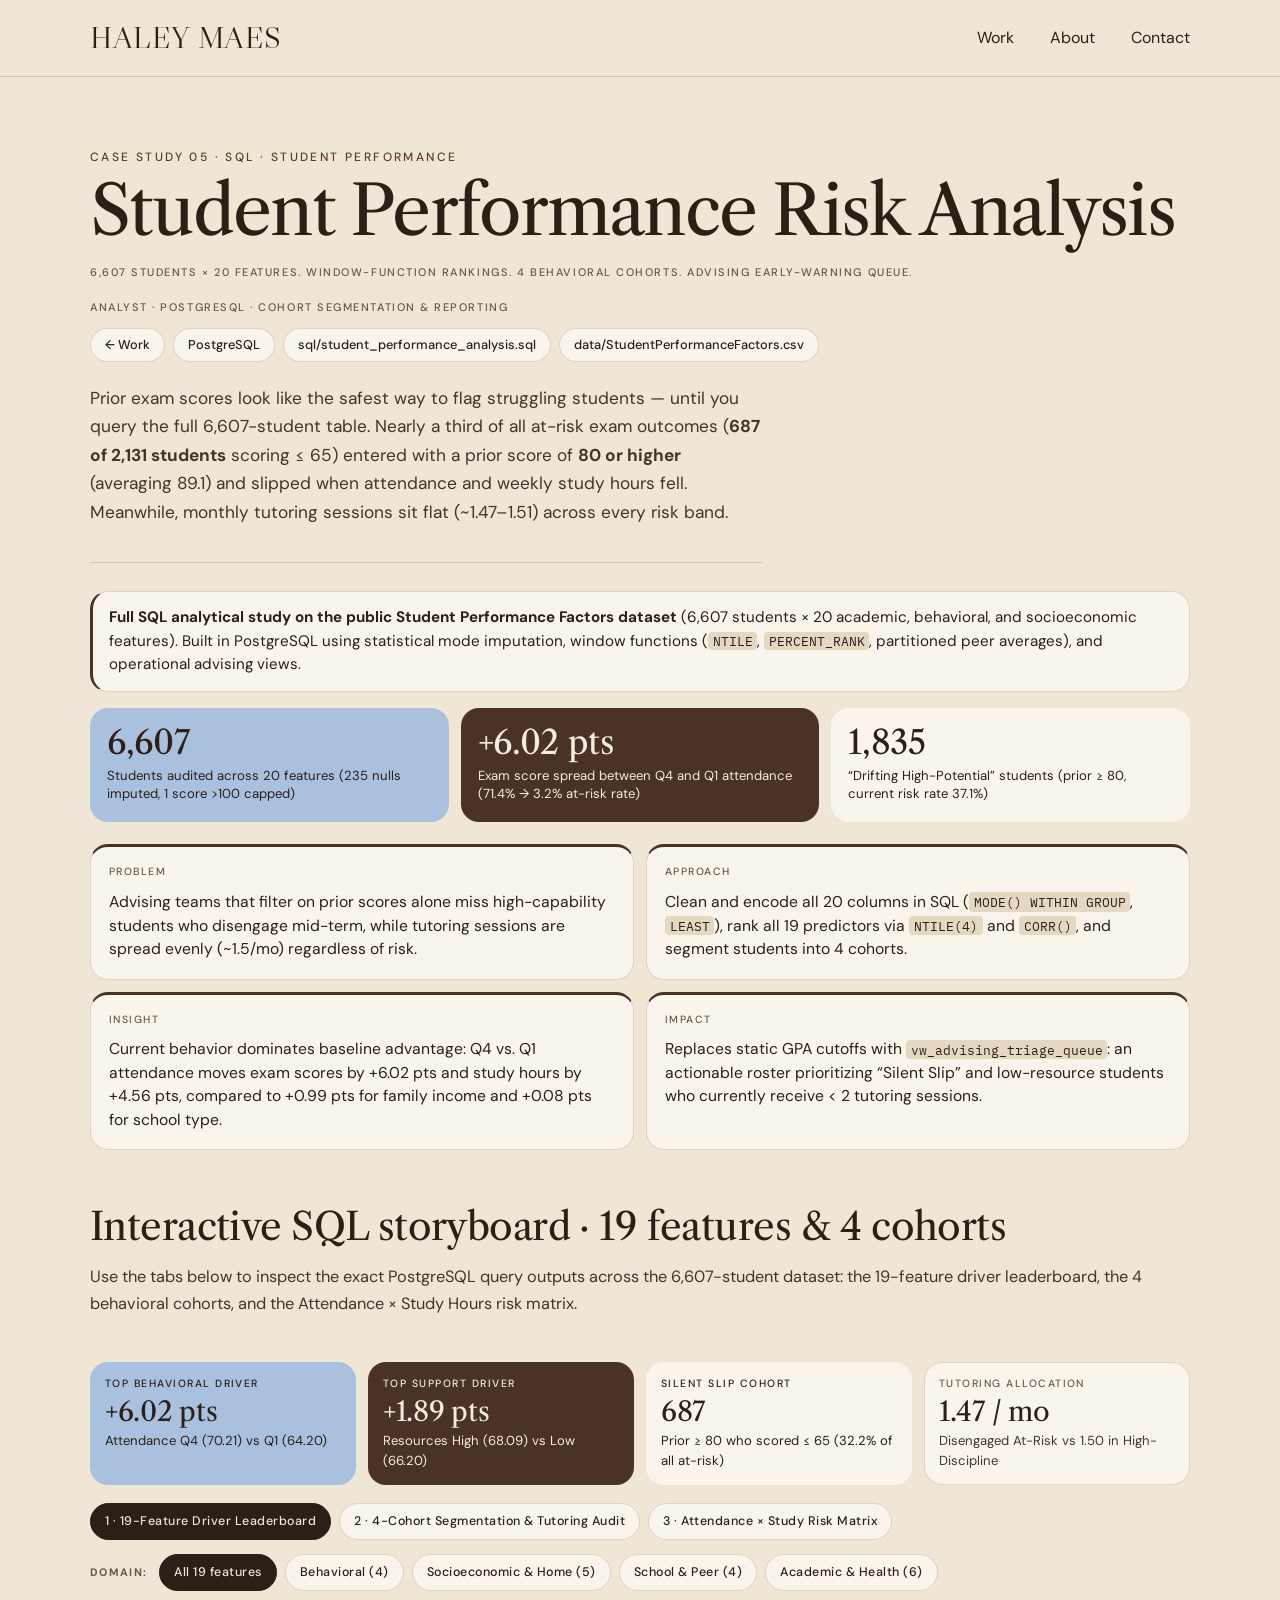
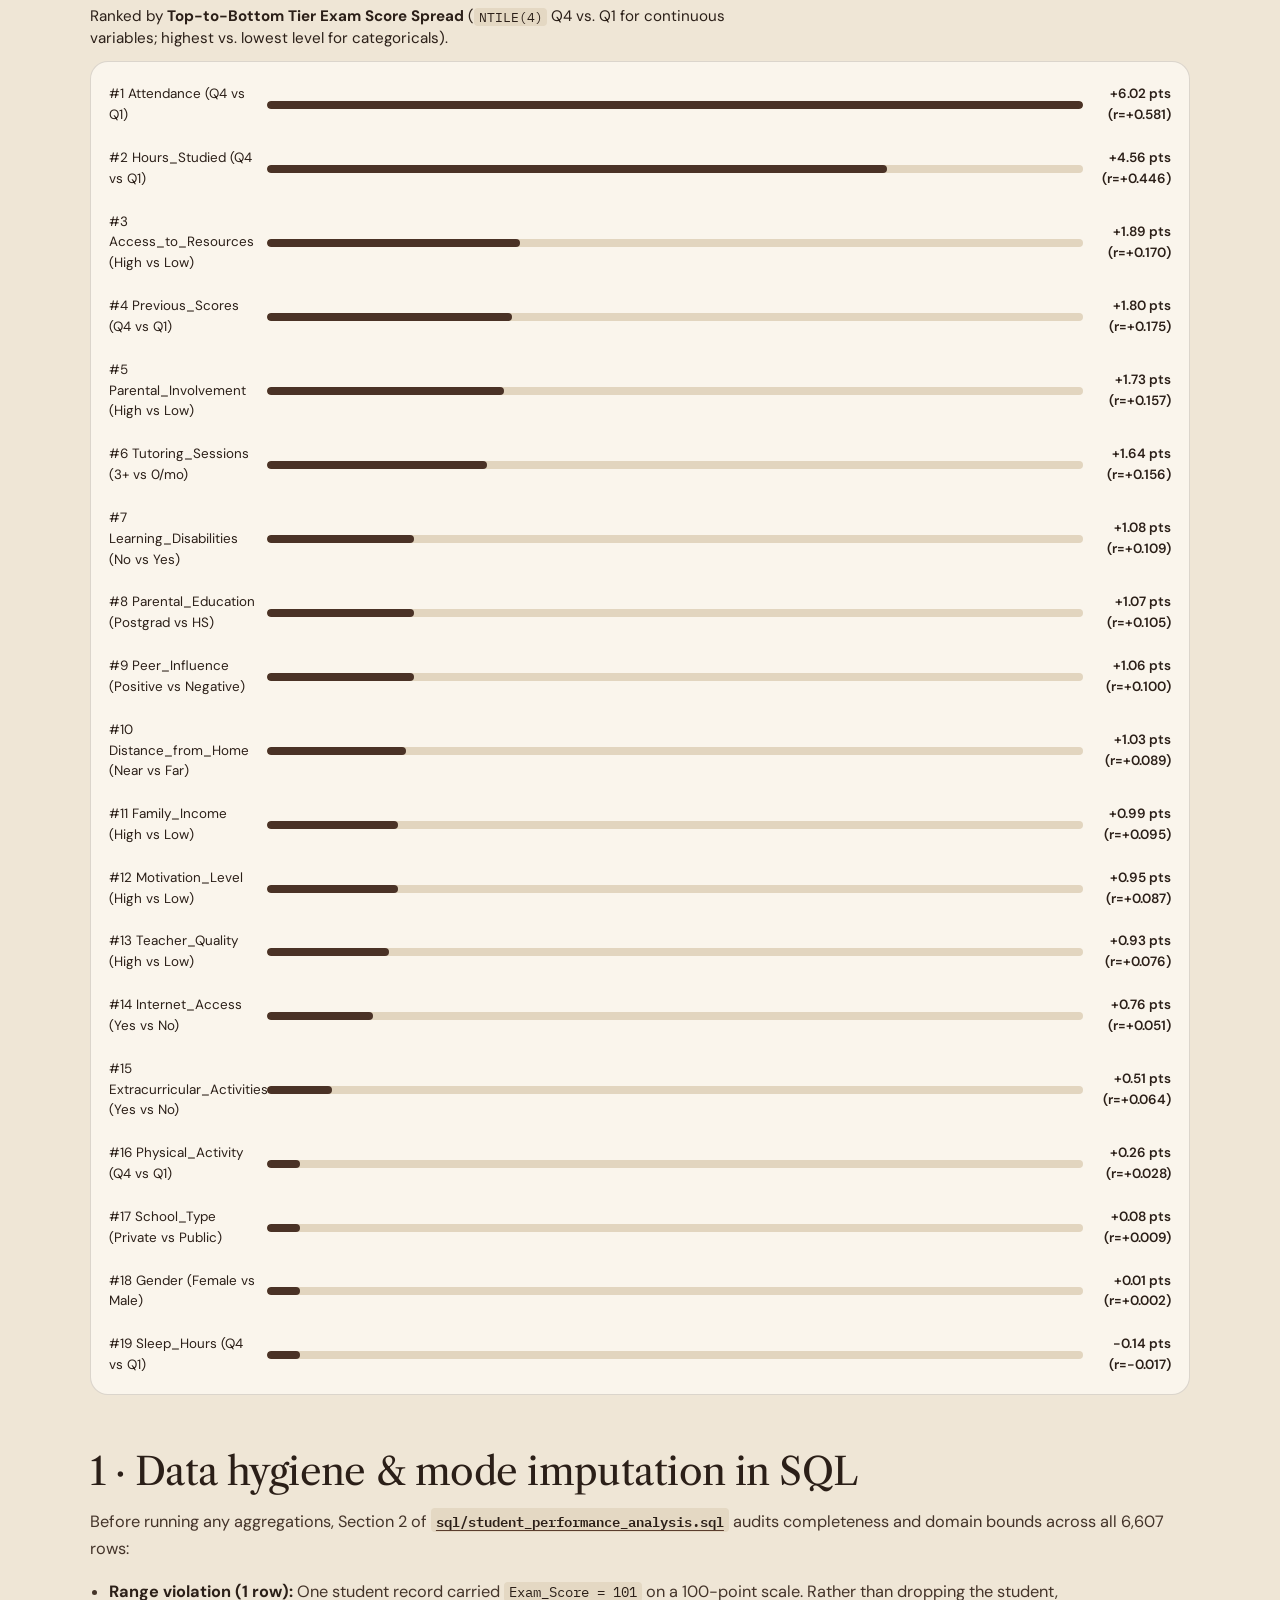
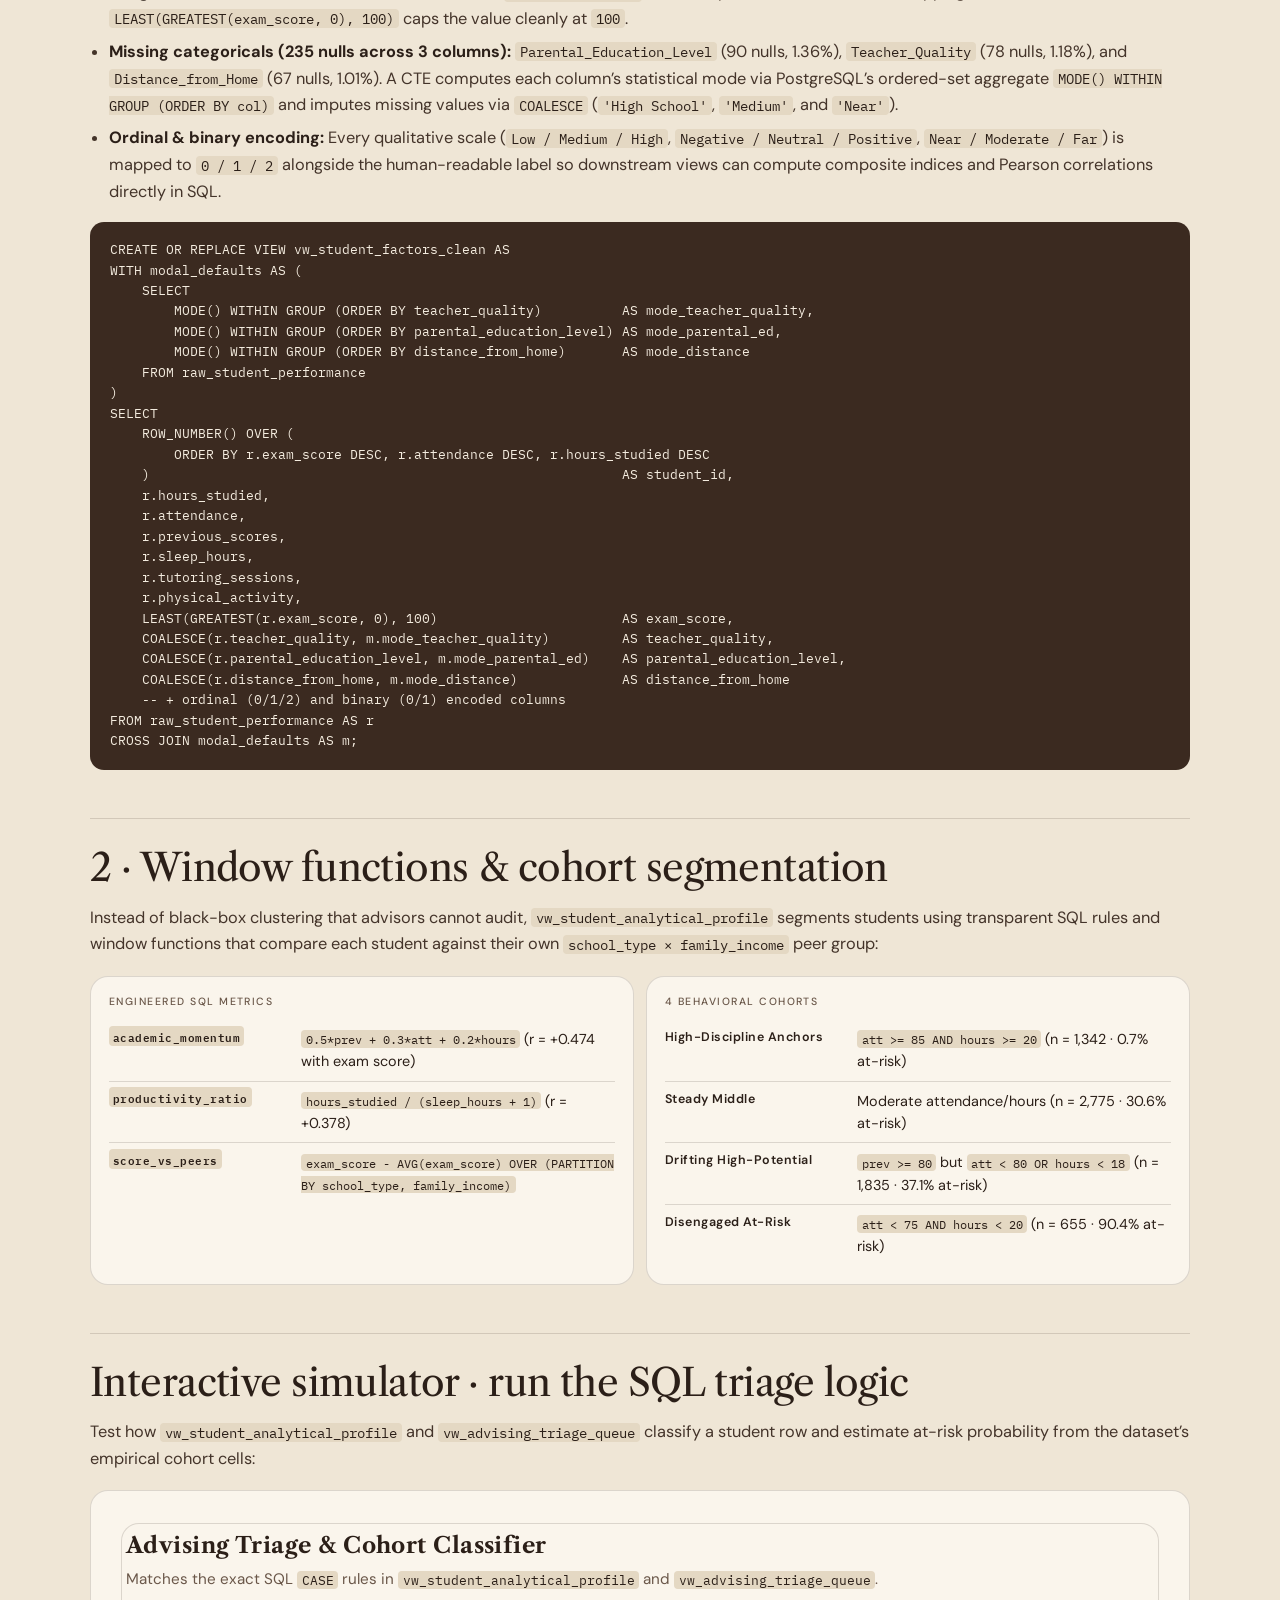
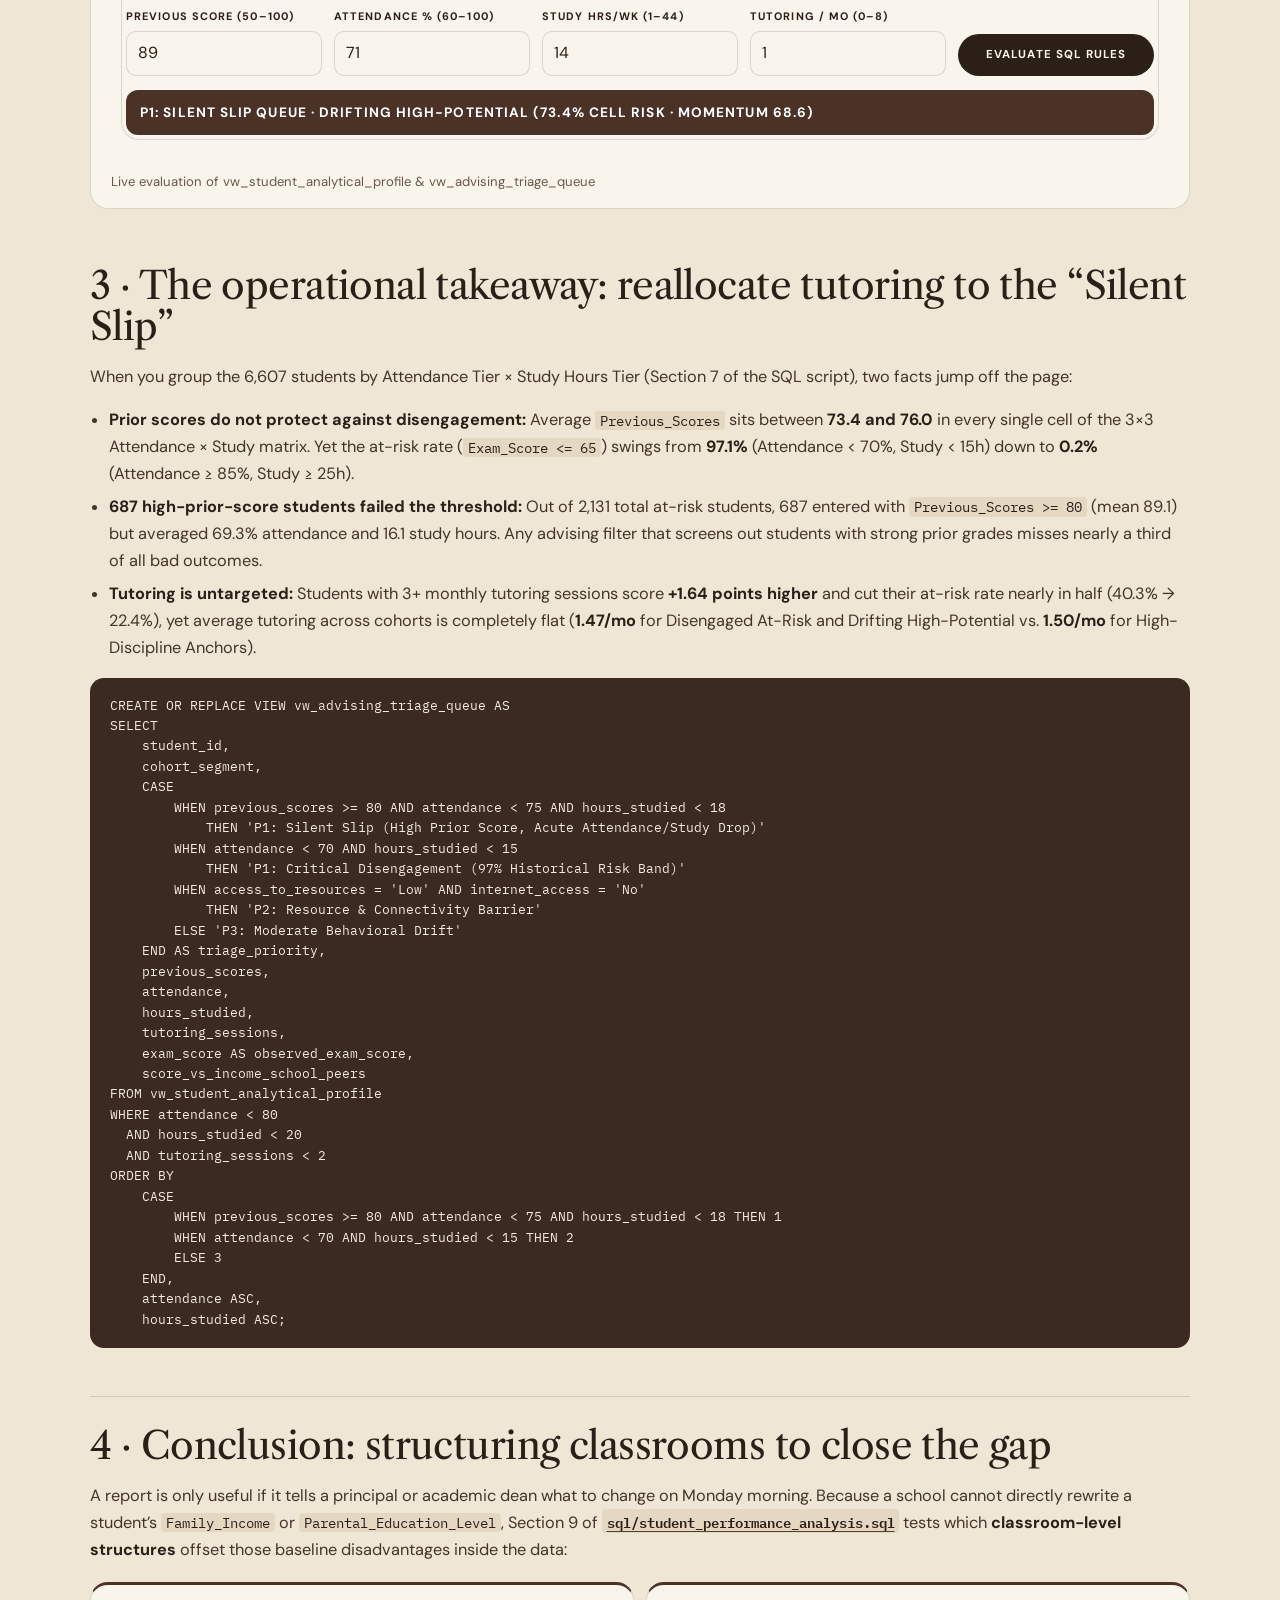
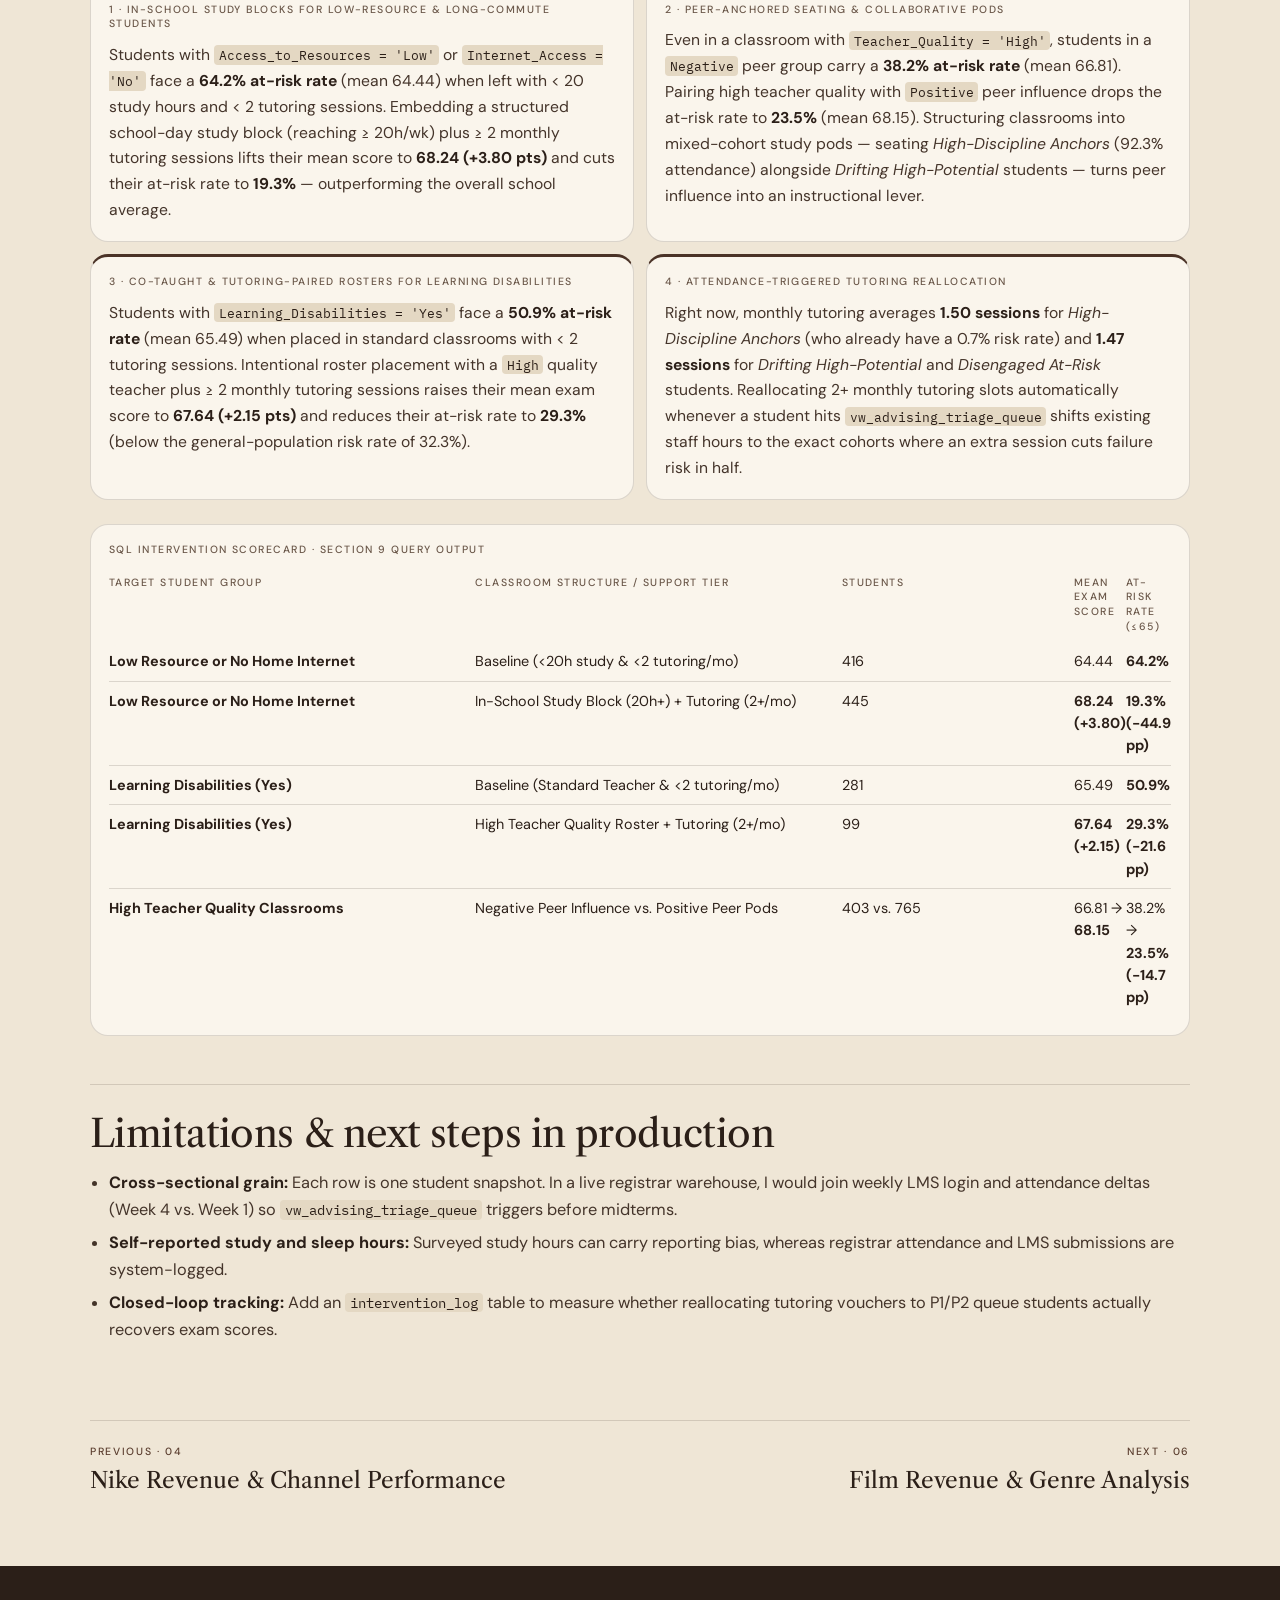
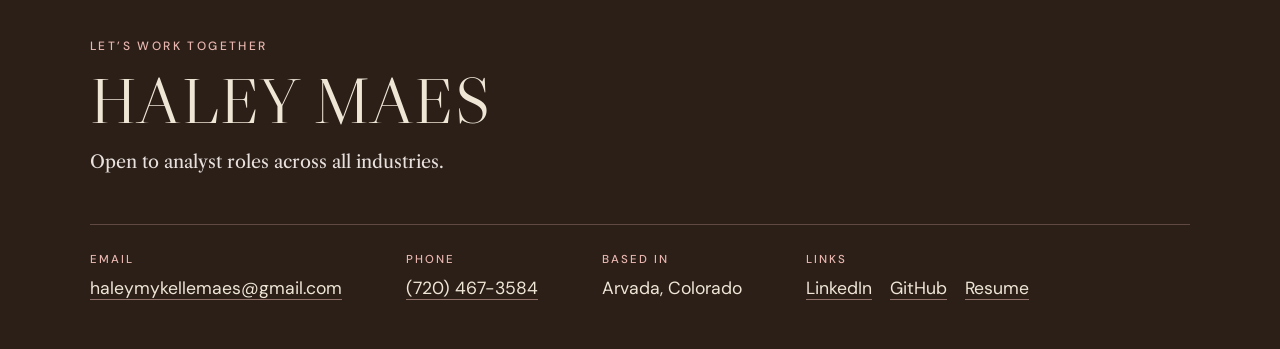
<file: projects/student-performance-sql.html>
<!DOCTYPE html>
<html lang="en" data-layout="study" data-theme="study-student">
<head>
  <meta charset="utf-8" />
  <meta name="viewport" content="width=device-width, initial-scale=1" />
  <title>Student Performance Risk Analysis | Haley Maes</title>
  <meta name="description" content="PostgreSQL analytical study on 6,607 students × 20 features: mode imputation, window-function rankings, 19-factor driver leaderboard, and an advising triage queue for drifting high-potential students." />
  <!-- Link previews (iMessage, LinkedIn, Slack, etc.): the homepage hero as a 1200×630 card. -->
  <link rel="canonical" href="https://haleymaes.github.io/projects/student-performance-sql.html" />
  <meta property="og:type" content="website" />
  <meta property="og:site_name" content="Haley Maes" />
  <meta property="og:url" content="https://haleymaes.github.io/projects/student-performance-sql.html" />
  <meta property="og:title" content="Student Performance Risk Analysis | Haley Maes" />
  <meta property="og:description" content="PostgreSQL analytical study on 6,607 students × 20 features: mode imputation, window-function rankings, 19-factor driver leaderboard, and an advising triage queue for drifting high-potential students." />
  <meta property="og:image" content="https://haleymaes.github.io/assets/share-card.jpg" />
  <meta property="og:image:type" content="image/jpeg" />
  <meta property="og:image:width" content="1200" />
  <meta property="og:image:height" content="630" />
  <meta property="og:image:alt" content="Haley Maes, data analyst: black-and-white portrait on a pink disc, ringed by her six numbered case studies, with the headline Finding signals in the noise." />
  <meta name="twitter:card" content="summary_large_image" />
  <meta name="twitter:title" content="Student Performance Risk Analysis | Haley Maes" />
  <meta name="twitter:description" content="PostgreSQL analytical study on 6,607 students × 20 features: mode imputation, window-function rankings, 19-factor driver leaderboard, and an advising triage queue for drifting high-potential students." />
  <meta name="twitter:image" content="https://haleymaes.github.io/assets/share-card.jpg" />
  <meta name="twitter:image:alt" content="Haley Maes, data analyst: black-and-white portrait on a pink disc, ringed by her six numbered case studies, with the headline Finding signals in the noise." />
  <link rel="stylesheet" href="https://fonts.googleapis.com/css2?family=DM+Sans:opsz,wght@9..40,400;9..40,500;9..40,600&family=IBM+Plex+Mono:wght@400;500&family=Libre+Caslon+Display&family=Libre+Caslon+Text:ital,wght@0,400;0,700;1,400&display=swap" />
  <link rel="stylesheet" href="styles.css?v=52" />
  <link rel="stylesheet" href="frame.css?v=20261125" />
  <link rel="icon" href="../assets/hm-icon-32.png" sizes="32x32" type="image/png" />
  <link rel="icon" href="../assets/hm-icon-192.png" sizes="192x192" type="image/png" />
  <link rel="apple-touch-icon" href="../assets/hm-apple-touch-icon.png" />
</head>
<body>
  <a class="frame-skip" href="#main">Skip to content</a>
  <header class="site-head">
    <div class="site-head__inner">
      <a class="site-head__name" href="../">Haley Maes</a>
      <nav aria-label="Primary">
        <ul>
          <li><a href="../#work">Work</a></li>
          <li><a href="../#about">About</a></li>
          <li><a href="#contact">Contact</a></li>
        </ul>
      </nav>
    </div>
  </header>

  <div class="stage">
    <div class="page-col">
      <div class="folder">
  <main class="sheet" id="main">
    <p class="folder-heading"><span>Case study 05 · SQL · Student performance</span></p>
    <h1 class="display">Student Performance Risk Analysis</h1>
    <p class="paper-rule">6,607 students × 20 features. Window-function rankings. 4 behavioral cohorts. Advising early-warning queue.</p>
    <p class="role-strip">Analyst · PostgreSQL · cohort segmentation &amp; reporting</p>
    <div class="article-meta">
      <a class="pill" href="../index.html#work">← Work</a>
      <span class="pill">PostgreSQL</span>
      <a class="pill" href="sql/student_performance_analysis.sql">sql/student_performance_analysis.sql</a>
      <a class="pill" href="data/StudentPerformanceFactors.csv">data/StudentPerformanceFactors.csv</a>
    </div>
    <p class="article-lede">Prior exam scores look like the safest way to flag struggling students — until you query the full 6,607-student table. Nearly a third of all at-risk exam outcomes (<strong>687 of 2,131 students</strong> scoring ≤ 65) entered with a prior score of <strong>80 or higher</strong> (averaging 89.1) and slipped when attendance and weekly study hours fell. Meanwhile, monthly tutoring sessions sit flat (~1.47–1.51) across every risk band.</p>

    <p class="notice"><strong>Full SQL analytical study on the public Student Performance Factors dataset</strong> (6,607 students × 20 academic, behavioral, and socioeconomic features). Built in PostgreSQL using statistical mode imputation, window functions (<code>NTILE</code>, <code>PERCENT_RANK</code>, partitioned peer averages), and operational advising views.</p>

    <div class="stats">
      <div class="stat"><b>6,607</b><span>Students audited across 20 features (235 nulls imputed, 1 score >100 capped)</span></div>
      <div class="stat"><b>+6.02 pts</b><span>Exam score spread between Q4 and Q1 attendance (71.4% → 3.2% at-risk rate)</span></div>
      <div class="stat"><b>1,835</b><span>“Drifting High-Potential” students (prior ≥ 80, current risk rate 37.1%)</span></div>
    </div>

    <div class="pa-grid">
      <div class="pa">
        <h3>Problem</h3>
        <p>Advising teams that filter on prior scores alone miss high-capability students who disengage mid-term, while tutoring sessions are spread evenly (~1.5/mo) regardless of risk.</p>
      </div>
      <div class="pa">
        <h3>Approach</h3>
        <p>Clean and encode all 20 columns in SQL (<code>MODE() WITHIN GROUP</code>, <code>LEAST</code>), rank all 19 predictors via <code>NTILE(4)</code> and <code>CORR()</code>, and segment students into 4 cohorts.</p>
      </div>
      <div class="pa">
        <h3>Insight</h3>
        <p>Current behavior dominates baseline advantage: Q4 vs. Q1 attendance moves exam scores by +6.02 pts and study hours by +4.56 pts, compared to +0.99 pts for family income and +0.08 pts for school type.</p>
      </div>
      <div class="pa">
        <h3>Impact</h3>
        <p>Replaces static GPA cutoffs with <code>vw_advising_triage_queue</code>: an actionable roster prioritizing “Silent Slip” and low-resource students who currently receive &lt; 2 tutoring sessions.</p>
      </div>
    </div>

    <div class="prose">
      <h2>Interactive SQL storyboard · 19 features &amp; 4 cohorts</h2>
      <p>Use the tabs below to inspect the exact PostgreSQL query outputs across the 6,607-student dataset: the 19-feature driver leaderboard, the 4 behavioral cohorts, and the Attendance × Study Hours risk matrix.</p>
    </div>

    <section class="viz-story" aria-label="Interactive SQL outputs">
      <div class="viz-kpis" id="sql-kpis">
        <div class="viz-kpi">
          <span>Top Behavioral Driver</span>
          <b id="kpi-1-val">+6.02 pts</b>
          <em id="kpi-1-sub">Attendance Q4 (70.21) vs Q1 (64.20)</em>
        </div>
        <div class="viz-kpi">
          <span>Top Support Driver</span>
          <b id="kpi-2-val">+1.89 pts</b>
          <em id="kpi-2-sub">Resources High (68.09) vs Low (66.20)</em>
        </div>
        <div class="viz-kpi">
          <span>Silent Slip Cohort</span>
          <b id="kpi-3-val">687</b>
          <em id="kpi-3-sub">Prior ≥ 80 who scored ≤ 65 (32.2% of all at-risk)</em>
        </div>
        <div class="viz-kpi">
          <span>Tutoring Allocation</span>
          <b id="kpi-4-val">1.47 / mo</b>
          <em id="kpi-4-sub">Disengaged At-Risk vs 1.50 in High-Discipline</em>
        </div>
      </div>

      <div class="viz-steps" role="tablist" aria-label="SQL analytical views">
        <button type="button" class="viz-step is-active" data-view="drivers">1 · 19-Feature Driver Leaderboard</button>
        <button type="button" class="viz-step" data-view="cohorts">2 · 4-Cohort Segmentation &amp; Tutoring Audit</button>
        <button type="button" class="viz-step" data-view="matrix">3 · Attendance × Study Risk Matrix</button>
      </div>

      <div class="viz-filters" id="domain-filters" aria-label="Filter features by domain">
        <span class="viz-filter-label">Domain:</span>
        <button type="button" class="viz-filter is-active" data-domain="all">All 19 features</button>
        <button type="button" class="viz-filter" data-domain="Behavioral">Behavioral (4)</button>
        <button type="button" class="viz-filter" data-domain="Socioeconomic & Support">Socioeconomic &amp; Home (5)</button>
        <button type="button" class="viz-filter" data-domain="School Environment">School &amp; Peer (4)</button>
        <button type="button" class="viz-filter" data-domain="Academic">Academic &amp; Health (6)</button>
      </div>

      <p class="viz-caption" id="viz-caption">Ranked by <strong>Top-to-Bottom Tier Exam Score Spread</strong> (<code>NTILE(4)</code> Q4 vs. Q1 for continuous variables; highest vs. lowest level for categoricals). At-risk is defined as <code>exam_score &lt;= 65</code> (bottom tertile, 32.3% overall).</p>

      <div class="viz-chart" id="viz-chart-container">
        <!-- Populated dynamically by inline script -->
      </div>
    </section>

    <div class="prose">
      <h2>1 · Data hygiene &amp; mode imputation in SQL</h2>
      <p>Before running any aggregations, Section 2 of <a href="sql/student_performance_analysis.sql"><code>sql/student_performance_analysis.sql</code></a> audits completeness and domain bounds across all 6,607 rows:</p>
      <ul>
        <li><strong>Range violation (1 row):</strong> One student record carried <code>Exam_Score = 101</code> on a 100-point scale. Rather than dropping the student, <code>LEAST(GREATEST(exam_score, 0), 100)</code> caps the value cleanly at <code>100</code>.</li>
        <li><strong>Missing categoricals (235 nulls across 3 columns):</strong> <code>Parental_Education_Level</code> (90 nulls, 1.36%), <code>Teacher_Quality</code> (78 nulls, 1.18%), and <code>Distance_from_Home</code> (67 nulls, 1.01%). A CTE computes each column’s statistical mode via PostgreSQL’s ordered-set aggregate <code>MODE() WITHIN GROUP (ORDER BY col)</code> and imputes missing values via <code>COALESCE</code> (<code>'High School'</code>, <code>'Medium'</code>, and <code>'Near'</code>).</li>
        <li><strong>Ordinal &amp; binary encoding:</strong> Every qualitative scale (<code>Low / Medium / High</code>, <code>Negative / Neutral / Positive</code>, <code>Near / Moderate / Far</code>) is mapped to <code>0 / 1 / 2</code> alongside the human-readable label so downstream views can compute composite indices and Pearson correlations directly in SQL.</li>
      </ul>

      <pre class="code">CREATE OR REPLACE VIEW vw_student_factors_clean AS
WITH modal_defaults AS (
    SELECT
        MODE() WITHIN GROUP (ORDER BY teacher_quality)          AS mode_teacher_quality,
        MODE() WITHIN GROUP (ORDER BY parental_education_level) AS mode_parental_ed,
        MODE() WITHIN GROUP (ORDER BY distance_from_home)       AS mode_distance
    FROM raw_student_performance
)
SELECT
    ROW_NUMBER() OVER (
        ORDER BY r.exam_score DESC, r.attendance DESC, r.hours_studied DESC
    )                                                           AS student_id,
    r.hours_studied,
    r.attendance,
    r.previous_scores,
    r.sleep_hours,
    r.tutoring_sessions,
    r.physical_activity,
    LEAST(GREATEST(r.exam_score, 0), 100)                       AS exam_score,
    COALESCE(r.teacher_quality, m.mode_teacher_quality)         AS teacher_quality,
    COALESCE(r.parental_education_level, m.mode_parental_ed)    AS parental_education_level,
    COALESCE(r.distance_from_home, m.mode_distance)             AS distance_from_home
    -- + ordinal (0/1/2) and binary (0/1) encoded columns
FROM raw_student_performance AS r
CROSS JOIN modal_defaults AS m;</pre>

      <h2>2 · Window functions &amp; cohort segmentation</h2>
      <p>Instead of black-box clustering that advisors cannot audit, <code>vw_student_analytical_profile</code> segments students using transparent SQL rules and window functions that compare each student against their own <code>school_type × family_income</code> peer group:</p>

      <div class="two-col">
        <div class="panel">
          <h3>Engineered SQL metrics</h3>
          <table>
            <tr><th><code>academic_momentum</code></th><td><code>0.5*prev + 0.3*att + 0.2*hours</code> (r = +0.474 with exam score)</td></tr>
            <tr><th><code>productivity_ratio</code></th><td><code>hours_studied / (sleep_hours + 1)</code> (r = +0.378)</td></tr>
            <tr><th><code>score_vs_peers</code></th><td><code>exam_score - AVG(exam_score) OVER (PARTITION BY school_type, family_income)</code></td></tr>
          </table>
        </div>
        <div class="panel">
          <h3>4 behavioral cohorts</h3>
          <table>
            <tr><th>High-Discipline Anchors</th><td><code>att &gt;= 85 AND hours &gt;= 20</code> (n = 1,342 · 0.7% at-risk)</td></tr>
            <tr><th>Steady Middle</th><td>Moderate attendance/hours (n = 2,775 · 30.6% at-risk)</td></tr>
            <tr><th>Drifting High-Potential</th><td><code>prev &gt;= 80</code> but <code>att &lt; 80 OR hours &lt; 18</code> (n = 1,835 · 37.1% at-risk)</td></tr>
            <tr><th>Disengaged At-Risk</th><td><code>att &lt; 75 AND hours &lt; 20</code> (n = 655 · 90.4% at-risk)</td></tr>
          </table>
        </div>
      </div>

      <h2>Interactive simulator · run the SQL triage logic</h2>
      <p>Test how <code>vw_student_analytical_profile</code> and <code>vw_advising_triage_queue</code> classify a student row and estimate at-risk probability from the dataset’s empirical cohort cells:</p>
    </div>

    <figure class="polaroid clip-pink tilt-r">
      <div class="polaroid-shot">
        <div class="demo" style="margin:0;box-shadow:none;padding:4px">
          <h3>Advising Triage &amp; Cohort Classifier</h3>
          <p class="hint">Matches the exact SQL <code>CASE</code> rules in <code>vw_student_analytical_profile</code> and <code>vw_advising_triage_queue</code>.</p>
          <div class="demo-grid">
            <div>
              <label for="sim-prev">Previous score (50–100)</label>
              <input id="sim-prev" type="number" min="50" max="100" value="89" />
            </div>
            <div>
              <label for="sim-att">Attendance % (60–100)</label>
              <input id="sim-att" type="number" min="60" max="100" value="71" />
            </div>
            <div>
              <label for="sim-hrs">Study hrs/wk (1–44)</label>
              <input id="sim-hrs" type="number" min="1" max="44" value="14" />
            </div>
            <div>
              <label for="sim-tut">Tutoring / mo (0–8)</label>
              <input id="sim-tut" type="number" min="0" max="8" value="1" />
            </div>
            <button type="button" id="sim-run">Evaluate SQL Rules</button>
          </div>
          <div class="result late" id="sim-result" style="margin-top:14px">
            P1: Silent Slip · Drifting High-Potential (73.4% cell risk · Momentum 73.6)
          </div>
        </div>
      </div>
      <figcaption>Live evaluation of vw_student_analytical_profile &amp; vw_advising_triage_queue</figcaption>
    </figure>

    <div class="prose">
      <h2>3 · The operational takeaway: reallocate tutoring to the “Silent Slip”</h2>
      <p>When you group the 6,607 students by Attendance Tier × Study Hours Tier (Section 7 of the SQL script), two facts jump off the page:</p>
      <ul>
        <li><strong>Prior scores do not protect against disengagement:</strong> Average <code>Previous_Scores</code> sits between <strong>73.4 and 76.0</strong> in every single cell of the 3×3 Attendance × Study matrix. Yet the at-risk rate (<code>Exam_Score &lt;= 65</code>) swings from <strong>97.1%</strong> (Attendance &lt; 70%, Study &lt; 15h) down to <strong>0.2%</strong> (Attendance ≥ 85%, Study ≥ 25h).</li>
        <li><strong>687 high-prior-score students failed the threshold:</strong> Out of 2,131 total at-risk students, 687 entered with <code>Previous_Scores &gt;= 80</code> (mean 89.1) but averaged 69.3% attendance and 16.1 study hours. Any advising filter that screens out students with strong prior grades misses nearly a third of all bad outcomes.</li>
        <li><strong>Tutoring is untargeted:</strong> Students with 3+ monthly tutoring sessions score <strong>+1.64 points higher</strong> and cut their at-risk rate nearly in half (40.3% → 22.4%), yet average tutoring across cohorts is completely flat (<strong>1.47/mo</strong> for Disengaged At-Risk and Drifting High-Potential vs. <strong>1.50/mo</strong> for High-Discipline Anchors).</li>
      </ul>

      <pre class="code">CREATE OR REPLACE VIEW vw_advising_triage_queue AS
SELECT
    student_id,
    cohort_segment,
    CASE
        WHEN previous_scores &gt;= 80 AND attendance &lt; 75 AND hours_studied &lt; 18
            THEN 'P1: Silent Slip (High Prior Score, Acute Attendance/Study Drop)'
        WHEN attendance &lt; 70 AND hours_studied &lt; 15
            THEN 'P1: Critical Disengagement (97% Historical Risk Band)'
        WHEN access_to_resources = 'Low' AND internet_access = 'No'
            THEN 'P2: Resource &amp; Connectivity Barrier'
        ELSE 'P3: Moderate Behavioral Drift'
    END AS triage_priority,
    previous_scores,
    attendance,
    hours_studied,
    tutoring_sessions,
    exam_score AS observed_exam_score,
    score_vs_income_school_peers
FROM vw_student_analytical_profile
WHERE attendance &lt; 80
  AND hours_studied &lt; 20
  AND tutoring_sessions &lt; 2
ORDER BY
    CASE
        WHEN previous_scores &gt;= 80 AND attendance &lt; 75 AND hours_studied &lt; 18 THEN 1
        WHEN attendance &lt; 70 AND hours_studied &lt; 15 THEN 2
        ELSE 3
    END,
    attendance ASC,
    hours_studied ASC;</pre>

      <h2>4 · Conclusion: structuring classrooms to close the gap</h2>
      <p>A report is only useful if it tells a principal or academic dean what to change on Monday morning. Because a school cannot directly rewrite a student’s <code>Family_Income</code> or <code>Parental_Education_Level</code>, Section 9 of <a href="sql/student_performance_analysis.sql"><code>sql/student_performance_analysis.sql</code></a> tests which <strong>classroom-level structures</strong> offset those baseline disadvantages inside the data:</p>

      <div class="pa-grid" style="margin:18px 0 24px">
        <div class="pa">
          <h3>1 · In-school study blocks for low-resource &amp; long-commute students</h3>
          <p>Students with <code>Access_to_Resources = 'Low'</code> or <code>Internet_Access = 'No'</code> face a <strong>64.2% at-risk rate</strong> (mean 64.44) when left with &lt; 20 study hours and &lt; 2 tutoring sessions. Embedding a structured school-day study block (reaching ≥ 20h/wk) plus ≥ 2 monthly tutoring sessions lifts their mean score to <strong>68.24 (+3.80 pts)</strong> and cuts their at-risk rate to <strong>19.3%</strong> — outperforming the overall school average.</p>
        </div>
        <div class="pa">
          <h3>2 · Peer-anchored seating &amp; collaborative pods</h3>
          <p>Even in a classroom with <code>Teacher_Quality = 'High'</code>, students in a <code>Negative</code> peer group carry a <strong>38.2% at-risk rate</strong> (mean 66.81). Pairing high teacher quality with <code>Positive</code> peer influence drops the at-risk rate to <strong>23.5%</strong> (mean 68.15). Structuring classrooms into mixed-cohort study pods — seating <em>High-Discipline Anchors</em> (92.3% attendance) alongside <em>Drifting High-Potential</em> students — turns peer influence into an instructional lever.</p>
        </div>
        <div class="pa">
          <h3>3 · Co-taught &amp; tutoring-paired rosters for learning disabilities</h3>
          <p>Students with <code>Learning_Disabilities = 'Yes'</code> face a <strong>50.9% at-risk rate</strong> (mean 65.49) when placed in standard classrooms with &lt; 2 tutoring sessions. Intentional roster placement with a <code>High</code> quality teacher plus ≥ 2 monthly tutoring sessions raises their mean exam score to <strong>67.64 (+2.15 pts)</strong> and reduces their at-risk rate to <strong>29.3%</strong> (below the general-population risk rate of 32.3%).</p>
        </div>
        <div class="pa">
          <h3>4 · Attendance-triggered tutoring reallocation</h3>
          <p>Right now, monthly tutoring averages <strong>1.50 sessions</strong> for <em>High-Discipline Anchors</em> (who already have a 0.7% risk rate) and <strong>1.47 sessions</strong> for <em>Drifting High-Potential</em> and <em>Disengaged At-Risk</em> students. Reallocating 2+ monthly tutoring slots automatically whenever a student hits <code>vw_advising_triage_queue</code> shifts existing staff hours to the exact cohorts where an extra session cuts failure risk in half.</p>
        </div>
      </div>

      <div class="panel" style="margin:0 0 26px">
        <h3>SQL intervention scorecard · Section 9 query output</h3>
        <div style="overflow-x:auto">
          <table>
            <thead>
              <tr>
                <th>Target Student Group</th>
                <th>Classroom Structure / Support Tier</th>
                <th>Students</th>
                <th>Mean Exam Score</th>
                <th>At-Risk Rate (≤65)</th>
              </tr>
            </thead>
            <tbody>
              <tr>
                <td><strong>Low Resource or No Home Internet</strong></td>
                <td>Baseline (&lt;20h study &amp; &lt;2 tutoring/mo)</td>
                <td>416</td>
                <td>64.44</td>
                <td><strong>64.2%</strong></td>
              </tr>
              <tr>
                <td><strong>Low Resource or No Home Internet</strong></td>
                <td>In-School Study Block (20h+) + Tutoring (2+/mo)</td>
                <td>445</td>
                <td><strong>68.24 (+3.80)</strong></td>
                <td><strong>19.3% (−44.9 pp)</strong></td>
              </tr>
              <tr>
                <td><strong>Learning Disabilities (Yes)</strong></td>
                <td>Baseline (Standard Teacher &amp; &lt;2 tutoring/mo)</td>
                <td>281</td>
                <td>65.49</td>
                <td><strong>50.9%</strong></td>
              </tr>
              <tr>
                <td><strong>Learning Disabilities (Yes)</strong></td>
                <td>High Teacher Quality Roster + Tutoring (2+/mo)</td>
                <td>99</td>
                <td><strong>67.64 (+2.15)</strong></td>
                <td><strong>29.3% (−21.6 pp)</strong></td>
              </tr>
              <tr>
                <td><strong>High Teacher Quality Classrooms</strong></td>
                <td>Negative Peer Influence vs. Positive Peer Pods</td>
                <td>403 vs. 765</td>
                <td>66.81 → <strong>68.15</strong></td>
                <td>38.2% → <strong>23.5% (−14.7 pp)</strong></td>
              </tr>
            </tbody>
          </table>
        </div>
      </div>

      <h2>Limitations &amp; next steps in production</h2>
      <ul>
        <li><strong>Cross-sectional grain:</strong> Each row is one student snapshot. In a live registrar warehouse, I would join weekly LMS login and attendance deltas (Week 4 vs. Week 1) so <code>vw_advising_triage_queue</code> triggers before midterms.</li>
        <li><strong>Self-reported study and sleep hours:</strong> Surveyed study hours can carry reporting bias, whereas registrar attendance and LMS submissions are system-logged.</li>
        <li><strong>Closed-loop tracking:</strong> Add an <code>intervention_log</code> table to measure whether reallocating tutoring vouchers to P1/P2 queue students actually recovers exam scores.</li>
      </ul>
    </div>
    <nav class="study-pager" aria-label="More case studies"><a href="nike.html"><span>Previous · 04</span>Nike Revenue &amp; Channel Performance</a><a href="tmdb-revenue.html"><span>Next · 06</span>Film Revenue &amp; Genre Analysis</a></nav>
  </main>
      </div>
    </div>
  </div>

  <footer class="site-foot" id="contact">
    <div class="site-foot__inner">
      <p class="site-foot__eyebrow">Let’s work together</p>
      <p class="site-foot__name"><a href="../">Haley Maes</a></p>
      <p class="site-foot__pitch">Open to analyst roles across all industries.</p>
      <dl class="site-foot__contact">
        <div><dt>Email</dt><dd><a href="mailto:haleymykellemaes@gmail.com">haleymykellemaes@gmail.com</a></dd></div>
        <div><dt>Phone</dt><dd><a href="tel:+17204673584">(720) 467-3584</a></dd></div>
        <div><dt>Based in</dt><dd>Arvada, Colorado</dd></div>
        <div><dt>Links</dt><dd><ul class="site-foot__links"><li><a href="https://www.linkedin.com/in/haleymmaes" target="_blank" rel="noopener noreferrer">LinkedIn</a></li><li><a href="https://github.com/haleymaes" target="_blank" rel="noopener noreferrer">GitHub</a></li><li><a href="../assets/Haley-Maes-Resume.pdf" target="_blank" rel="noopener">Resume<span class="frame-sr"> (PDF)</span></a></li></ul></dd></div>
      </dl>
    </div>
  </footer>

  <script>
    (function () {
      const drivers = [
        { rank: 1, name: "Attendance (Q4 vs Q1)", domain: "Behavioral", r: "+0.581", low: 64.20, top: 70.21, spread: 6.02, riskLow: "71.4%", riskTop: "3.2%" },
        { rank: 2, name: "Hours_Studied (Q4 vs Q1)", domain: "Behavioral", r: "+0.446", low: 64.99, top: 69.55, spread: 4.56, riskLow: "57.3%", riskTop: "9.8%" },
        { rank: 3, name: "Access_to_Resources (High vs Low)", domain: "Socioeconomic & Support", r: "+0.170", low: 66.20, top: 68.09, spread: 1.89, riskLow: "42.0%", riskTop: "24.1%" },
        { rank: 4, name: "Previous_Scores (Q4 vs Q1)", domain: "Academic", r: "+0.175", low: 66.44, top: 68.24, spread: 1.80, riskLow: "41.3%", riskTop: "23.2%" },
        { rank: 5, name: "Parental_Involvement (High vs Low)", domain: "Socioeconomic & Support", r: "+0.157", low: 66.36, top: 68.09, spread: 1.73, riskLow: "42.1%", riskTop: "24.2%" },
        { rank: 6, name: "Tutoring_Sessions (3+ vs 0/mo)", domain: "Academic", r: "+0.156", low: 66.49, top: 68.13, spread: 1.64, riskLow: "40.3%", riskTop: "22.4%" },
        { rank: 7, name: "Learning_Disabilities (No vs Yes)", domain: "Academic", r: "+0.109", low: 66.27, top: 67.35, spread: 1.08, riskLow: "43.0%", riskTop: "31.0%" },
        { rank: 8, name: "Parental_Education (Postgrad vs HS)", domain: "Socioeconomic & Support", r: "+0.105", low: 66.90, top: 67.97, spread: 1.07, riskLow: "36.1%", riskTop: "24.1%" },
        { rank: 9, name: "Peer_Influence (Positive vs Negative)", domain: "School Environment", r: "+0.100", low: 66.56, top: 67.62, spread: 1.06, riskLow: "39.4%", riskTop: "27.5%" },
        { rank: 10, name: "Distance_from_Home (Near vs Far)", domain: "School Environment", r: "+0.089", low: 66.46, top: 67.49, spread: 1.03, riskLow: "40.9%", riskTop: "29.5%" },
        { rank: 11, name: "Family_Income (High vs Low)", domain: "Socioeconomic & Support", r: "+0.095", low: 66.85, top: 67.84, spread: 0.99, riskLow: "36.5%", riskTop: "27.0%" },
        { rank: 12, name: "Motivation_Level (High vs Low)", domain: "Behavioral", r: "+0.087", low: 66.75, top: 67.70, spread: 0.95, riskLow: "38.1%", riskTop: "27.2%" },
        { rank: 13, name: "Teacher_Quality (High vs Low)", domain: "School Environment", r: "+0.076", low: 66.75, top: 67.68, spread: 0.93, riskLow: "37.8%", riskTop: "28.8%" },
        { rank: 14, name: "Internet_Access (Yes vs No)", domain: "Socioeconomic & Support", r: "+0.051", low: 66.53, top: 67.29, spread: 0.76, riskLow: "40.3%", riskTop: "31.6%" },
        { rank: 15, name: "Extracurricular_Activities (Yes vs No)", domain: "Behavioral", r: "+0.064", low: 66.93, top: 67.44, spread: 0.51, riskLow: "35.9%", riskTop: "29.8%" },
        { rank: 16, name: "Physical_Activity (Q4 vs Q1)", domain: "Academic", r: "+0.028", low: 67.14, top: 67.40, spread: 0.26, riskLow: "33.4%", riskTop: "31.6%" },
        { rank: 17, name: "School_Type (Private vs Public)", domain: "School Environment", r: "+0.009", low: 67.21, top: 67.29, spread: 0.08, riskLow: "32.6%", riskTop: "31.4%" },
        { rank: 18, name: "Gender (Female vs Male)", domain: "Academic", r: "+0.002", low: 67.23, top: 67.24, spread: 0.01, riskLow: "32.0%", riskTop: "32.6%" },
        { rank: 19, name: "Sleep_Hours (Q4 vs Q1)", domain: "Academic", r: "-0.017", low: 67.32, top: 67.17, spread: -0.14, riskLow: "31.8%", riskTop: "32.5%" }
      ];

      const cohorts = [
        { name: "High-Discipline Anchors", rule: "Attendance ≥ 85% & Study ≥ 20h", n: "1,342 (20.3%)", exam: "70.96", prev: "75.2", att: "92.3%", hrs: "24.4h", tut: "1.50 / mo", risk: "0.7%" },
        { name: "Steady Middle", rule: "Moderate attendance & study hours", n: "2,775 (42.0%)", exam: "67.03", prev: "67.8", att: "80.6%", hrs: "20.0h", tut: "1.51 / mo", risk: "30.6%" },
        { name: "Drifting High-Potential", rule: "Prior ≥ 80, Attendance < 80% or Study < 18h", n: "1,835 (27.8%)", exam: "66.43", prev: "89.6", att: "74.7%", hrs: "18.5h", tut: "1.47 / mo", risk: "37.1%" },
        { name: "Disengaged At-Risk", rule: "Prior < 80, Attendance < 75% & Study < 20h", n: "655 (9.9%)", exam: "62.75", prev: "64.6", att: "67.1%", hrs: "14.8h", tut: "1.47 / mo", risk: "90.4%" }
      ];

      const matrixRows = [
        { att: "Low (<70%)", study: "Low (<15h/wk)", n: 279, prev: "75.4", exam: "61.59", risk: "97.1%" },
        { att: "Low (<70%)", study: "Mid (15–24h/wk)", n: 947, prev: "75.7", exam: "64.07", risk: "77.8%" },
        { att: "Low (<70%)", study: "High (25h+/wk)", n: 347, prev: "75.5", exam: "66.70", risk: "31.4%" },
        { att: "Mid (70–84%)", study: "Low (<15h/wk)", n: 459, prev: "76.0", exam: "64.29", risk: "73.4%" },
        { att: "Mid (70–84%)", study: "Mid (15–24h/wk)", n: 1502, prev: "74.7", exam: "66.58", risk: "33.8%" },
        { att: "Mid (70–84%)", study: "High (25h+/wk)", n: 562, prev: "75.9", exam: "68.89", risk: "4.8%" },
        { att: "High (85%+)", study: "Low (<15h/wk)", n: 452, prev: "73.4", exam: "67.09", risk: "23.9%" },
        { att: "High (85%+)", study: "Mid (15–24h/wk)", n: 1506, prev: "74.5", exam: "69.52", risk: "2.3%" },
        { att: "High (85%+)", study: "High (25h+/wk)", n: 553, prev: "75.8", exam: "72.29", risk: "0.2%" }
      ];

      let currentView = "drivers";
      let currentDomain = "all";

      const container = document.getElementById("viz-chart-container");
      const caption = document.getElementById("viz-caption");
      const domainFilters = document.getElementById("domain-filters");

      function render() {
        if (currentView === "drivers") {
          domainFilters.style.display = "flex";
          caption.innerHTML = "Ranked by <strong>Top-to-Bottom Tier Exam Score Spread</strong> (<code>NTILE(4)</code> Q4 vs. Q1 for continuous variables; highest vs. lowest level for categoricals).";
          const filtered = currentDomain === "all"
            ? drivers
            : drivers.filter((d) => d.domain === currentDomain);

          const barsHtml = filtered.map((d) => {
            const pct = Math.max(4, Math.round((Math.max(0, d.spread) / 6.02) * 100));
            const spreadStr = (d.spread >= 0 ? "+" : "") + d.spread.toFixed(2) + " pts";
            return `
              <div class="bar-row" style="margin:6px 0">
                <span title="${d.domain}">#${d.rank} ${d.name}</span>
                <div class="bar-track"><div class="bar-fill" style="width:${pct}%"></div></div>
                <span>${spreadStr} (r=${d.r})</span>
              </div>
            `;
          }).join("");

          container.innerHTML = `<div class="bars viz-bars">${barsHtml}</div>`;
        } else if (currentView === "cohorts") {
          domainFilters.style.display = "none";
          caption.innerHTML = "Output of <strong>Section 6</strong> in <code>sql/student_performance_analysis.sql</code>: <code>Drifting High-Potential</code> students entered with an 89.6 average prior score but face a 37.1% at-risk rate, while tutoring sits flat (~1.47–1.51/mo) across all four groups.";
          const rowsHtml = cohorts.map((c) => `
            <tr>
              <td><strong>${c.name}</strong><br><small style="color:var(--muted)">${c.rule}</small></td>
              <td>${c.n}</td>
              <td>${c.prev}</td>
              <td><strong>${c.exam}</strong></td>
              <td>${c.att} / ${c.hrs}</td>
              <td>${c.tut}</td>
              <td><strong>${c.risk}</strong></td>
            </tr>
          `).join("");
          container.innerHTML = `
            <div class="viz-table-wrap" style="overflow-x:auto">
              <table>
                <thead>
                  <tr>
                    <th>Cohort Segment</th>
                    <th>Students</th>
                    <th>Prior Score</th>
                    <th>Exam Score</th>
                    <th>Avg Att / Study</th>
                    <th>Tutoring</th>
                    <th>At-Risk (≤65)</th>
                  </tr>
                </thead>
                <tbody>${rowsHtml}</tbody>
              </table>
            </div>
          `;
        } else {
          domainFilters.style.display = "none";
          caption.innerHTML = "Output of <strong>Section 7</strong> in <code>sql/student_performance_analysis.sql</code>: Prior scores are flat (~73.4–76.0) across every cell, while at-risk rate drops from <strong>97.1%</strong> to <strong>0.2%</strong> as attendance and study hours rise.";
          const rowsHtml = matrixRows.map((m) => `
            <tr>
              <td><strong>${m.att}</strong></td>
              <td>${m.study}</td>
              <td>${m.n}</td>
              <td>${m.prev}</td>
              <td><strong>${m.exam}</strong></td>
              <td><strong>${m.risk}</strong></td>
            </tr>
          `).join("");
          container.innerHTML = `
            <div class="viz-table-wrap" style="overflow-x:auto">
              <table>
                <thead>
                  <tr>
                    <th>Attendance Tier</th>
                    <th>Study Hours Tier</th>
                    <th>Students</th>
                    <th>Mean Prior Score</th>
                    <th>Mean Exam Score</th>
                    <th>At-Risk Rate (≤65)</th>
                  </tr>
                </thead>
                <tbody>${rowsHtml}</tbody>
              </table>
            </div>
          `;
        }
      }

      document.querySelectorAll(".viz-step").forEach((btn) => {
        btn.addEventListener("click", () => {
          document.querySelectorAll(".viz-step").forEach((b) => b.classList.remove("is-active"));
          btn.classList.add("is-active");
          currentView = btn.getAttribute("data-view");
          render();
        });
      });

      document.querySelectorAll(".viz-filter").forEach((btn) => {
        btn.addEventListener("click", () => {
          document.querySelectorAll(".viz-filter").forEach((b) => b.classList.remove("is-active"));
          btn.classList.add("is-active");
          currentDomain = btn.getAttribute("data-domain");
          render();
        });
      });

      render();

      // Interactive SQL Triage Simulator
      const prevEl = document.getElementById("sim-prev");
      const attEl = document.getElementById("sim-att");
      const hrsEl = document.getElementById("sim-hrs");
      const tutEl = document.getElementById("sim-tut");
      const resEl = document.getElementById("sim-result");

      function runSim() {
        const prev = Number(prevEl.value) || 75;
        const att = Number(attEl.value) || 80;
        const hrs = Number(hrsEl.value) || 20;
        const tut = Number(tutEl.value) || 0;

        const momentum = (0.5 * prev + 0.3 * att + 0.2 * hrs).toFixed(1);

        let cohort = "Steady Middle";
        if (att >= 85 && hrs >= 20) cohort = "High-Discipline Anchors";
        else if (prev >= 80 && (att < 80 || hrs < 18)) cohort = "Drifting High-Potential";
        else if (att < 75 && hrs < 20) cohort = "Disengaged At-Risk";

        let cellRisk = "33.8%";
        if (att < 70 && hrs < 15) cellRisk = "97.1%";
        else if (att < 70 && hrs <= 24) cellRisk = "77.8%";
        else if (att < 70) cellRisk = "31.4%";
        else if (att < 85 && hrs < 15) cellRisk = "73.4%";
        else if (att < 85 && hrs <= 24) cellRisk = "33.8%";
        else if (att < 85) cellRisk = "4.8%";
        else if (hrs < 15) cellRisk = "23.9%";
        else if (hrs <= 24) cellRisk = "2.3%";
        else cellRisk = "0.2%";

        let priority = "Not Queued (On Track / Supported)";
        let cls = "ontime";
        if (att < 80 && hrs < 20 && tut < 2) {
          if (prev >= 80 && att < 75 && hrs < 18) {
            priority = "P1: Silent Slip Queue";
            cls = "late";
          } else if (att < 70 && hrs < 15) {
            priority = "P1: Critical Disengagement Queue";
            cls = "late";
          } else {
            priority = "P3: Behavioral Drift Queue";
            cls = "still";
          }
        } else if (cohort === "Drifting High-Potential" || cohort === "Disengaged At-Risk") {
          priority = "Watchlist (" + (tut >= 2 ? "Tutoring Active" : "Monitor Attendance") + ")";
          cls = "still";
        }

        resEl.textContent = `${priority} · ${cohort} (${cellRisk} cell risk · Momentum ${momentum})`;
        resEl.className = "result " + cls;
      }

      document.getElementById("sim-run").addEventListener("click", runSim);
      runSim();
    })();
  </script>
</body>
</html>
</file>
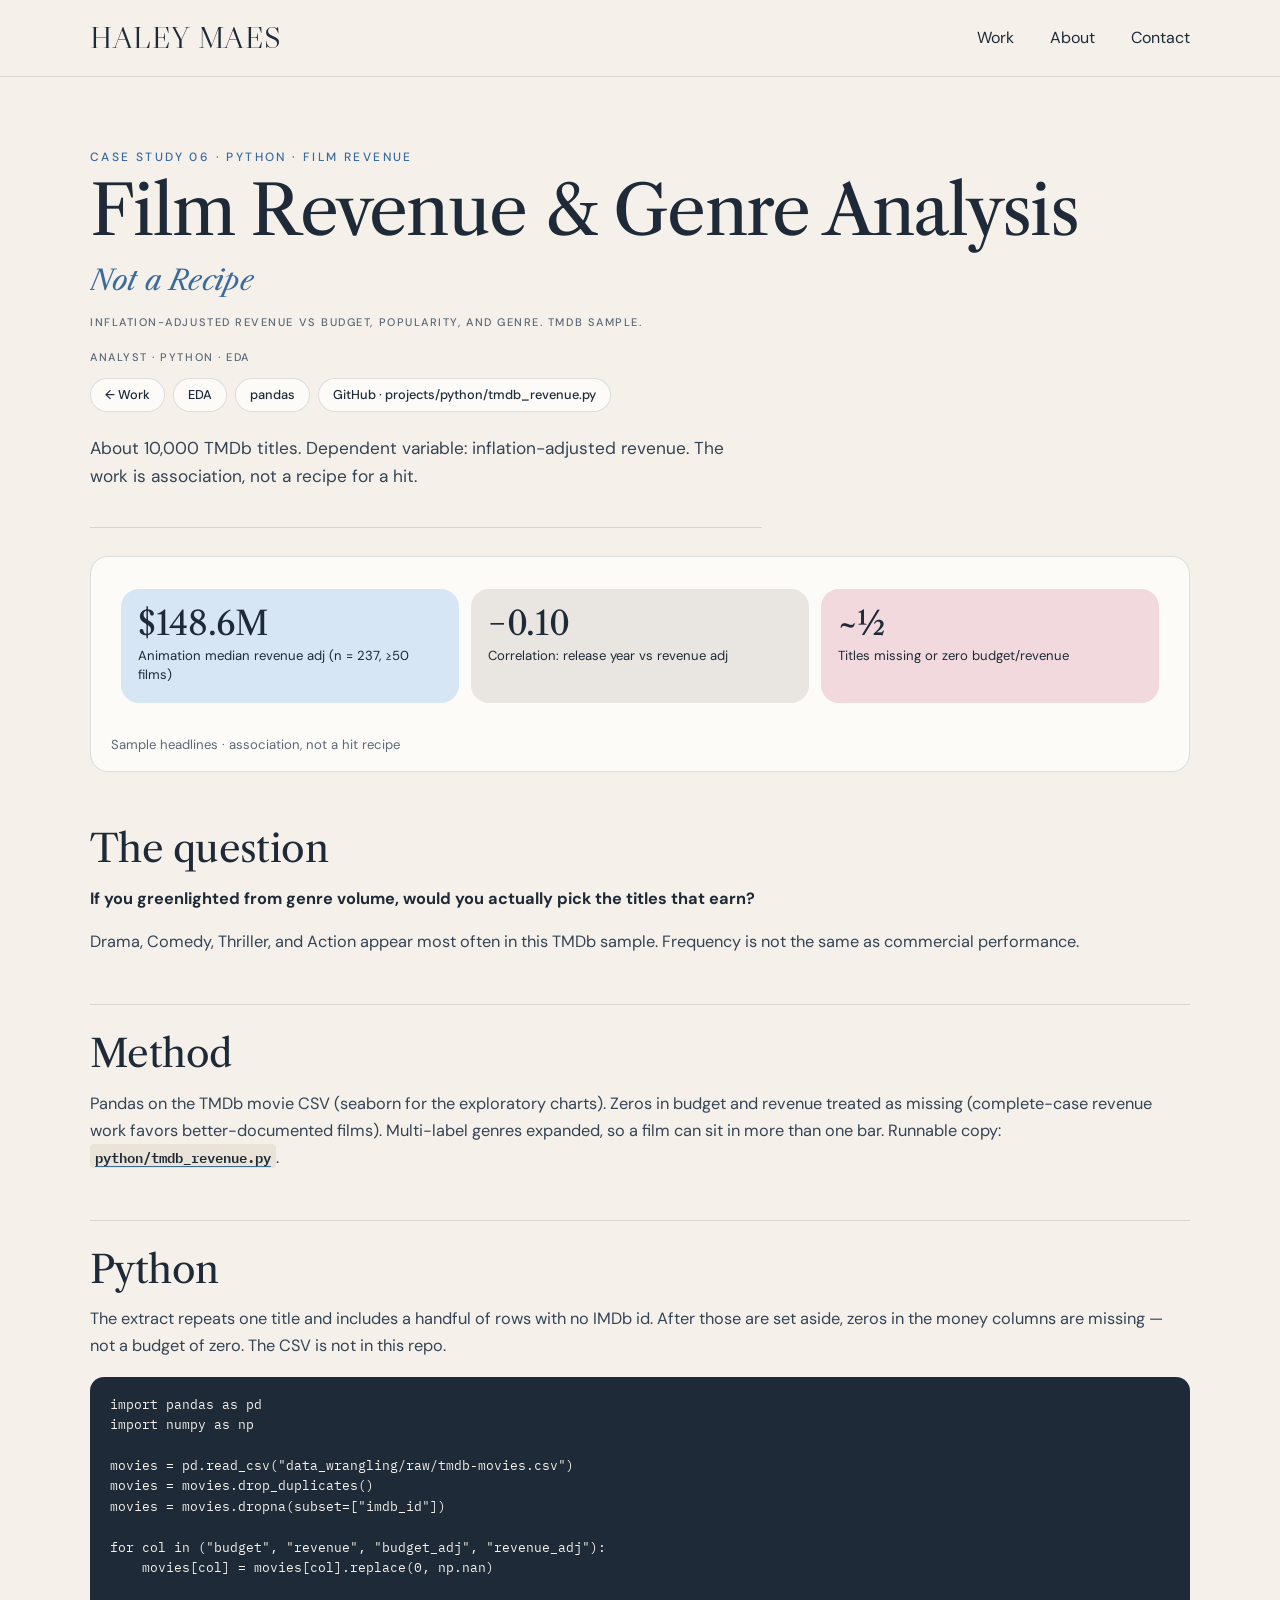
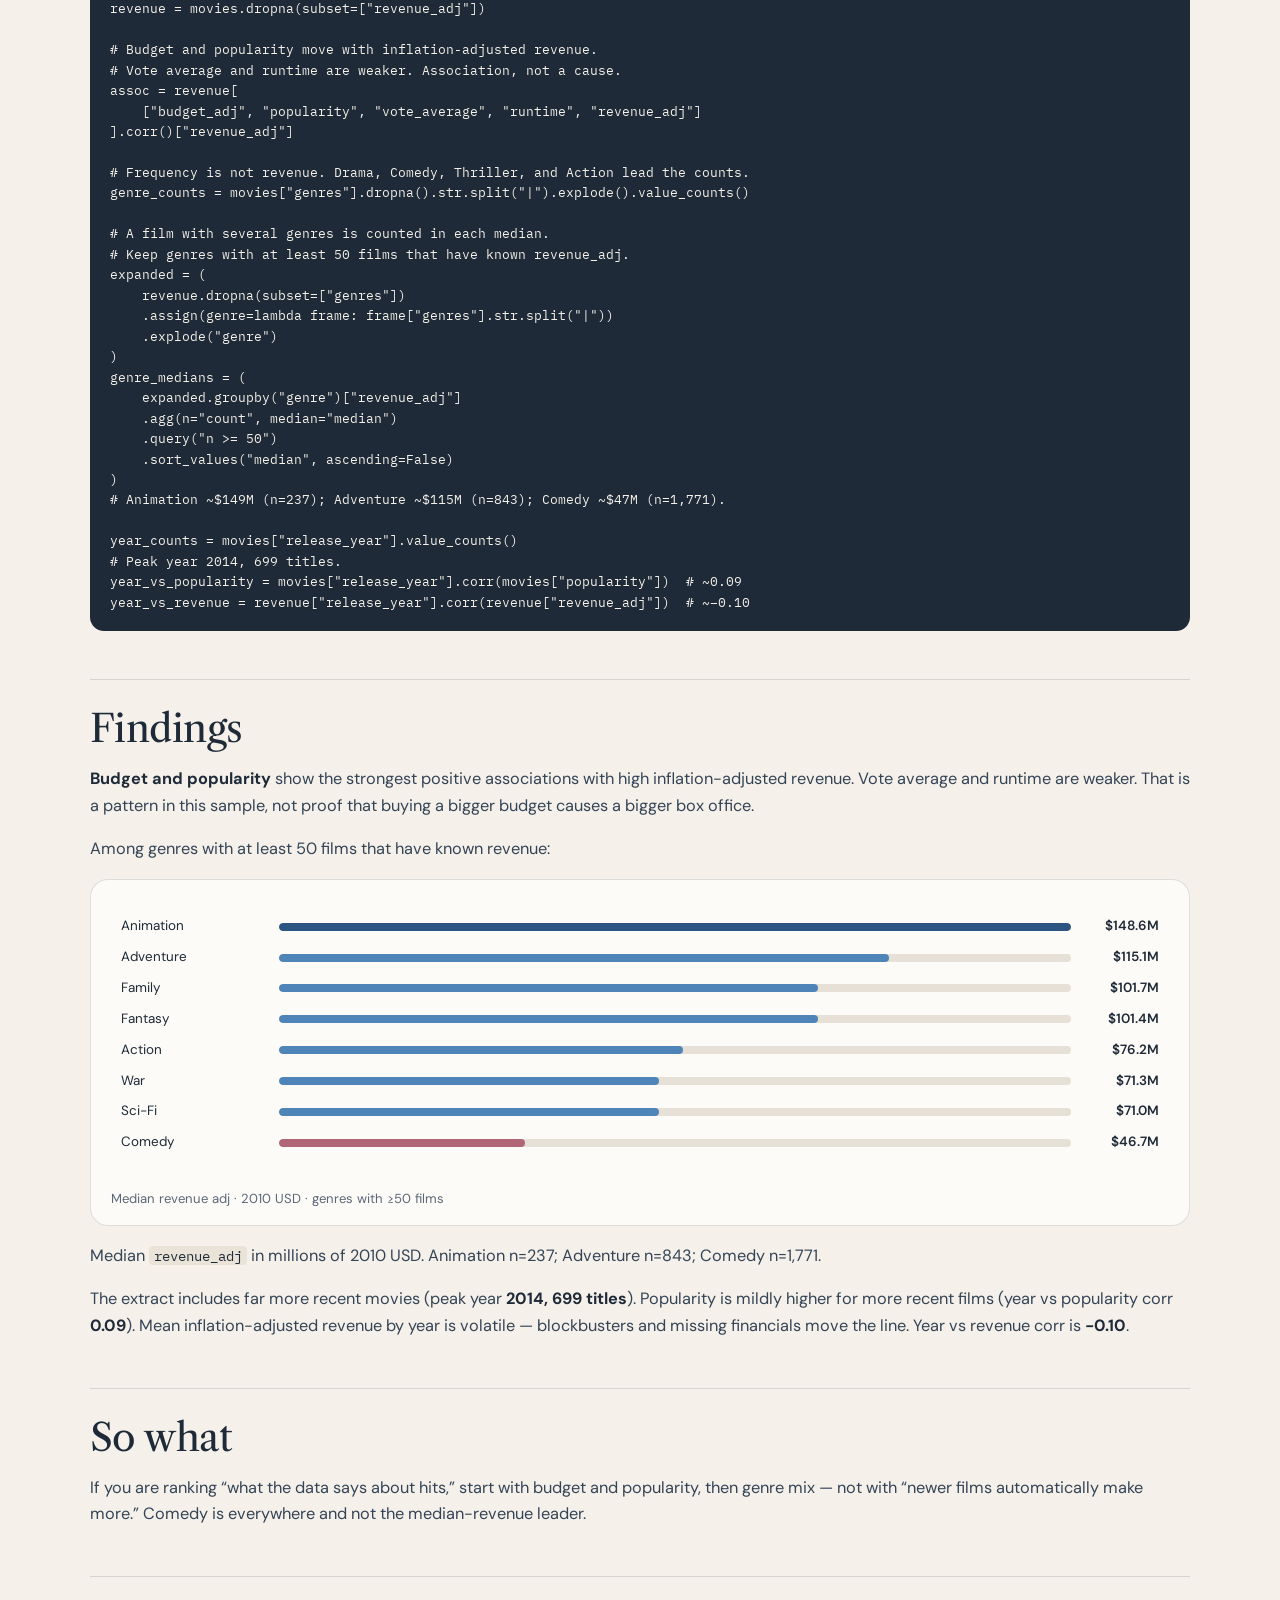
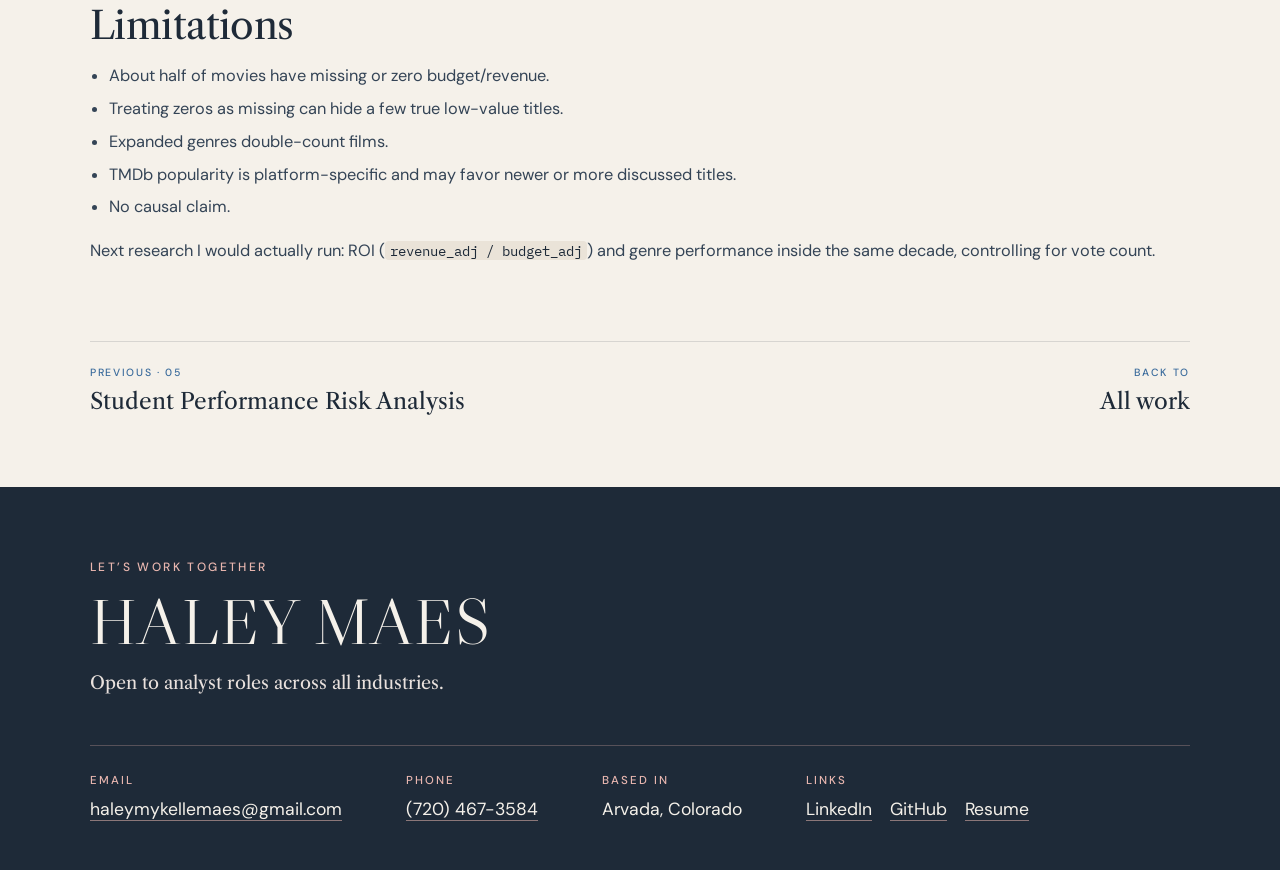
<file: projects/tmdb-revenue.html>
<!DOCTYPE html>
<html lang="en" data-layout="study" data-theme="study-film">
<head>
  <meta charset="utf-8" />
  <meta name="viewport" content="width=device-width, initial-scale=1" />
  <title>Film Revenue &amp; Genre Analysis | Haley Maes</title>
  <meta name="description" content="Exploratory analysis of TMDb movies: inflation-adjusted revenue vs budget, popularity, genre, and release year." />
  <!-- Link previews (iMessage, LinkedIn, Slack, etc.): the homepage hero as a 1200×630 card. -->
  <link rel="canonical" href="https://haleymaes.github.io/projects/tmdb-revenue.html" />
  <meta property="og:type" content="website" />
  <meta property="og:site_name" content="Haley Maes" />
  <meta property="og:url" content="https://haleymaes.github.io/projects/tmdb-revenue.html" />
  <meta property="og:title" content="Film Revenue &amp; Genre Analysis | Haley Maes" />
  <meta property="og:description" content="Exploratory analysis of TMDb movies: inflation-adjusted revenue vs budget, popularity, genre, and release year." />
  <meta property="og:image" content="https://haleymaes.github.io/assets/share-card.jpg" />
  <meta property="og:image:type" content="image/jpeg" />
  <meta property="og:image:width" content="1200" />
  <meta property="og:image:height" content="630" />
  <meta property="og:image:alt" content="Haley Maes, data analyst: black-and-white portrait on a pink disc, ringed by her six numbered case studies, with the headline Finding signals in the noise." />
  <meta name="twitter:card" content="summary_large_image" />
  <meta name="twitter:title" content="Film Revenue &amp; Genre Analysis | Haley Maes" />
  <meta name="twitter:description" content="Exploratory analysis of TMDb movies: inflation-adjusted revenue vs budget, popularity, genre, and release year." />
  <meta name="twitter:image" content="https://haleymaes.github.io/assets/share-card.jpg" />
  <meta name="twitter:image:alt" content="Haley Maes, data analyst: black-and-white portrait on a pink disc, ringed by her six numbered case studies, with the headline Finding signals in the noise." />
  <link rel="stylesheet" href="https://fonts.googleapis.com/css2?family=DM+Sans:opsz,wght@9..40,400;9..40,500;9..40,600&family=IBM+Plex+Mono:wght@400;500&family=Libre+Caslon+Display&family=Libre+Caslon+Text:ital,wght@0,400;0,700;1,400&display=swap" />
  <link rel="stylesheet" href="styles.css?v=52" />
  <link rel="stylesheet" href="frame.css?v=20261125" />
  <link rel="icon" href="../assets/hm-icon-32.png" sizes="32x32" type="image/png" />
  <link rel="icon" href="../assets/hm-icon-192.png" sizes="192x192" type="image/png" />
  <link rel="apple-touch-icon" href="../assets/hm-apple-touch-icon.png" />
</head>
<body>
  <a class="frame-skip" href="#main">Skip to content</a>
  <header class="site-head">
    <div class="site-head__inner">
      <a class="site-head__name" href="../">Haley Maes</a>
      <nav aria-label="Primary">
        <ul>
          <li><a href="../#work">Work</a></li>
          <li><a href="../#about">About</a></li>
          <li><a href="#contact">Contact</a></li>
        </ul>
      </nav>
    </div>
  </header>

  <div class="stage">
    <div class="page-col">
      <div class="folder">
  <main class="sheet" id="main">
    <p class="folder-heading"><span>Case study 06 · Python · Film revenue</span></p>
    <h1 class="display">Film Revenue &amp; Genre Analysis</h1>
    <p class="case-subtitle">Not a Recipe</p>
    <p class="paper-rule">Inflation-adjusted revenue vs budget, popularity, and genre. TMDb sample.</p>
    <p class="role-strip">Analyst · Python · EDA</p>
    <div class="article-meta">
      <a class="pill" href="../index.html#work">← Work</a>
      <span class="pill">EDA</span>
      <span class="pill">pandas</span>
      <a class="pill" href="https://github.com/haleymaes/haleymaes.github.io/blob/main/projects/python/tmdb_revenue.py" target="_blank" rel="noopener noreferrer">GitHub · projects/python/tmdb_revenue.py</a>
    </div>
    <p class="article-lede">About 10,000 TMDb titles. Dependent variable: inflation-adjusted revenue. The work is association, not a recipe for a hit.</p>

    <figure class="polaroid clip-pink tilt-r">
      <div class="polaroid-shot">
        <div class="stats" style="margin:0">
          <div class="stat"><b>$148.6M</b><span>Animation median revenue adj (n = 237, ≥50 films)</span></div>
          <div class="stat"><b>−0.10</b><span>Correlation: release year vs revenue adj</span></div>
          <div class="stat"><b>~½</b><span>Titles missing or zero budget/revenue</span></div>
        </div>
      </div>
      <figcaption>Sample headlines · association, not a hit recipe</figcaption>
    </figure>

    <div class="prose">
      <h2>The question</h2>
      <p><strong>If you greenlighted from genre volume, would you actually pick the titles that earn?</strong></p>
      <p>Drama, Comedy, Thriller, and Action appear most often in this TMDb sample. Frequency is not the same as commercial performance.</p>

      <h2>Method</h2>
      <p>Pandas on the TMDb movie CSV (seaborn for the exploratory charts). Zeros in budget and revenue treated as missing (complete-case revenue work favors better-documented films). Multi-label genres expanded, so a film can sit in more than one bar. Runnable copy: <a href="python/tmdb_revenue.py"><code>python/tmdb_revenue.py</code></a>.</p>

      <h2>Python</h2>
      <p>The extract repeats one title and includes a handful of rows with no IMDb id. After those are set aside, zeros in the money columns are missing — not a budget of zero. The CSV is not in this repo.</p>
      <pre class="code">import pandas as pd
import numpy as np

movies = pd.read_csv("data_wrangling/raw/tmdb-movies.csv")
movies = movies.drop_duplicates()
movies = movies.dropna(subset=["imdb_id"])

for col in ("budget", "revenue", "budget_adj", "revenue_adj"):
    movies[col] = movies[col].replace(0, np.nan)

revenue = movies.dropna(subset=["revenue_adj"])

# Budget and popularity move with inflation-adjusted revenue.
# Vote average and runtime are weaker. Association, not a cause.
assoc = revenue[
    ["budget_adj", "popularity", "vote_average", "runtime", "revenue_adj"]
].corr()["revenue_adj"]

# Frequency is not revenue. Drama, Comedy, Thriller, and Action lead the counts.
genre_counts = movies["genres"].dropna().str.split("|").explode().value_counts()

# A film with several genres is counted in each median.
# Keep genres with at least 50 films that have known revenue_adj.
expanded = (
    revenue.dropna(subset=["genres"])
    .assign(genre=lambda frame: frame["genres"].str.split("|"))
    .explode("genre")
)
genre_medians = (
    expanded.groupby("genre")["revenue_adj"]
    .agg(n="count", median="median")
    .query("n &gt;= 50")
    .sort_values("median", ascending=False)
)
# Animation ~$149M (n=237); Adventure ~$115M (n=843); Comedy ~$47M (n=1,771).

year_counts = movies["release_year"].value_counts()
# Peak year 2014, 699 titles.
year_vs_popularity = movies["release_year"].corr(movies["popularity"])  # ~0.09
year_vs_revenue = revenue["release_year"].corr(revenue["revenue_adj"])  # ~−0.10</pre>

      <h2>Findings</h2>
      <p><strong>Budget and popularity</strong> show the strongest positive associations with high inflation-adjusted revenue. Vote average and runtime are weaker. That is a pattern in this sample, not proof that buying a bigger budget causes a bigger box office.</p>
      <p>Among genres with at least 50 films that have known revenue:</p>

      <figure class="polaroid clip-pink tilt-l">
        <div class="polaroid-shot">
          <div class="bars" aria-label="Median inflation-adjusted revenue by genre" style="margin:4px 0">
            <div class="bar-row"><span>Animation</span><div class="bar-track"><div class="bar-fill" style="width:100%"></div></div><span>$148.6M</span></div>
            <div class="bar-row"><span>Adventure</span><div class="bar-track"><div class="bar-fill" style="width:77%"></div></div><span>$115.1M</span></div>
            <div class="bar-row"><span>Family</span><div class="bar-track"><div class="bar-fill" style="width:68%"></div></div><span>$101.7M</span></div>
            <div class="bar-row"><span>Fantasy</span><div class="bar-track"><div class="bar-fill" style="width:68%"></div></div><span>$101.4M</span></div>
            <div class="bar-row"><span>Action</span><div class="bar-track"><div class="bar-fill" style="width:51%"></div></div><span>$76.2M</span></div>
            <div class="bar-row"><span>War</span><div class="bar-track"><div class="bar-fill" style="width:48%"></div></div><span>$71.3M</span></div>
            <div class="bar-row"><span>Sci-Fi</span><div class="bar-track"><div class="bar-fill" style="width:48%"></div></div><span>$71.0M</span></div>
            <div class="bar-row"><span>Comedy</span><div class="bar-track"><div class="bar-fill" style="width:31%"></div></div><span>$46.7M</span></div>
          </div>
        </div>
        <figcaption>Median revenue adj · 2010 USD · genres with ≥50 films</figcaption>
      </figure>
      <p>Median <code>revenue_adj</code> in millions of 2010 USD. Animation n=237; Adventure n=843; Comedy n=1,771.</p>

      <p>The extract includes far more recent movies (peak year <strong>2014, 699 titles</strong>). Popularity is mildly higher for more recent films (year vs popularity corr <strong>0.09</strong>). Mean inflation-adjusted revenue by year is volatile — blockbusters and missing financials move the line. Year vs revenue corr is <strong>−0.10</strong>.</p>

      <h2>So what</h2>
      <p>If you are ranking “what the data says about hits,” start with budget and popularity, then genre mix — not with “newer films automatically make more.” Comedy is everywhere and not the median-revenue leader.</p>

      <h2>Limitations</h2>
      <ul>
        <li>About half of movies have missing or zero budget/revenue.</li>
        <li>Treating zeros as missing can hide a few true low-value titles.</li>
        <li>Expanded genres double-count films.</li>
        <li>TMDb popularity is platform-specific and may favor newer or more discussed titles.</li>
        <li>No causal claim.</li>
      </ul>
      <p>Next research I would actually run: ROI (<code>revenue_adj / budget_adj</code>) and genre performance inside the same decade, controlling for vote count.</p>
    </div>
    <nav class="study-pager" aria-label="More case studies"><a href="student-performance-sql.html"><span>Previous · 05</span>Student Performance Risk Analysis</a><a href="../#work"><span>Back to</span>All work</a></nav>
  </main>
      </div>
    </div>
  </div>

  <footer class="site-foot" id="contact">
    <div class="site-foot__inner">
      <p class="site-foot__eyebrow">Let’s work together</p>
      <p class="site-foot__name"><a href="../">Haley Maes</a></p>
      <p class="site-foot__pitch">Open to analyst roles across all industries.</p>
      <dl class="site-foot__contact">
        <div><dt>Email</dt><dd><a href="mailto:haleymykellemaes@gmail.com">haleymykellemaes@gmail.com</a></dd></div>
        <div><dt>Phone</dt><dd><a href="tel:+17204673584">(720) 467-3584</a></dd></div>
        <div><dt>Based in</dt><dd>Arvada, Colorado</dd></div>
        <div><dt>Links</dt><dd><ul class="site-foot__links"><li><a href="https://www.linkedin.com/in/haleymmaes" target="_blank" rel="noopener noreferrer">LinkedIn</a></li><li><a href="https://github.com/haleymaes" target="_blank" rel="noopener noreferrer">GitHub</a></li><li><a href="../assets/Haley-Maes-Resume.pdf" target="_blank" rel="noopener">Resume<span class="frame-sr"> (PDF)</span></a></li></ul></dd></div>
      </dl>
    </div>
  </footer>
</body>
</html>
</file>
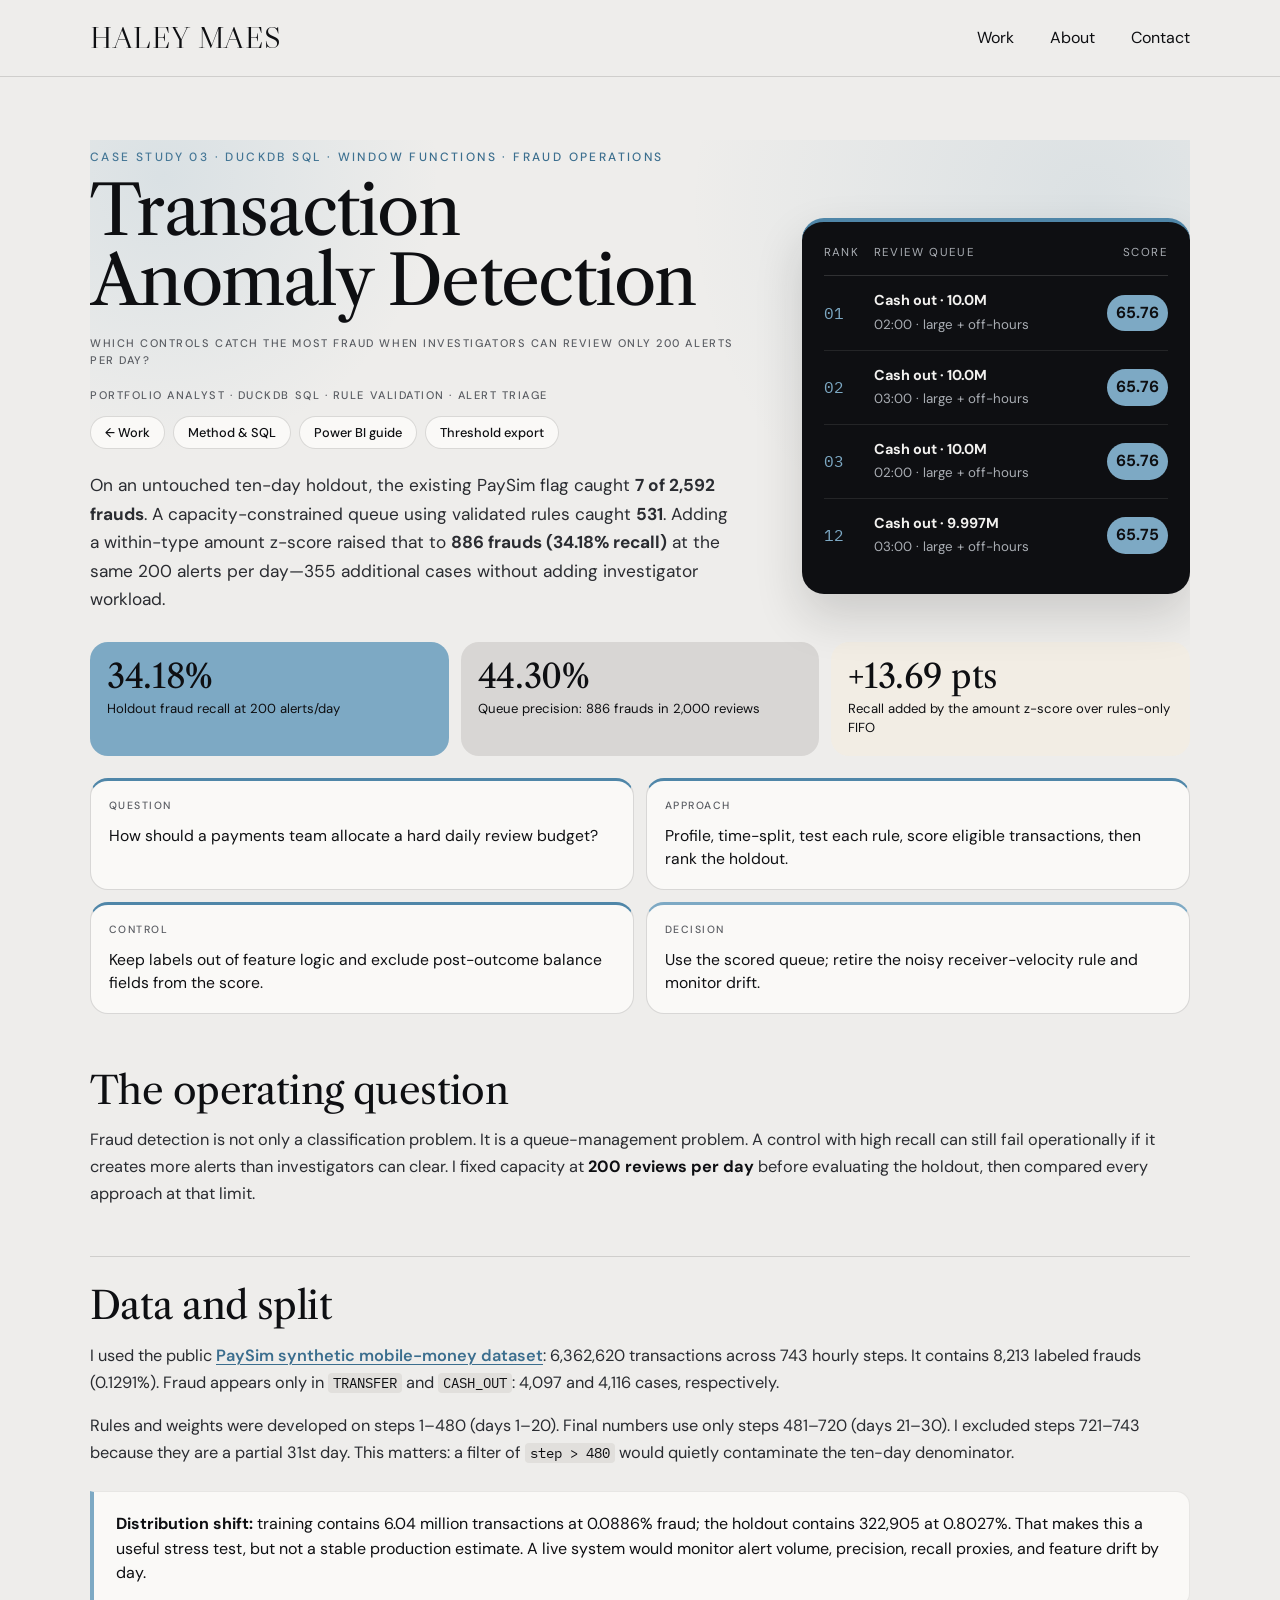
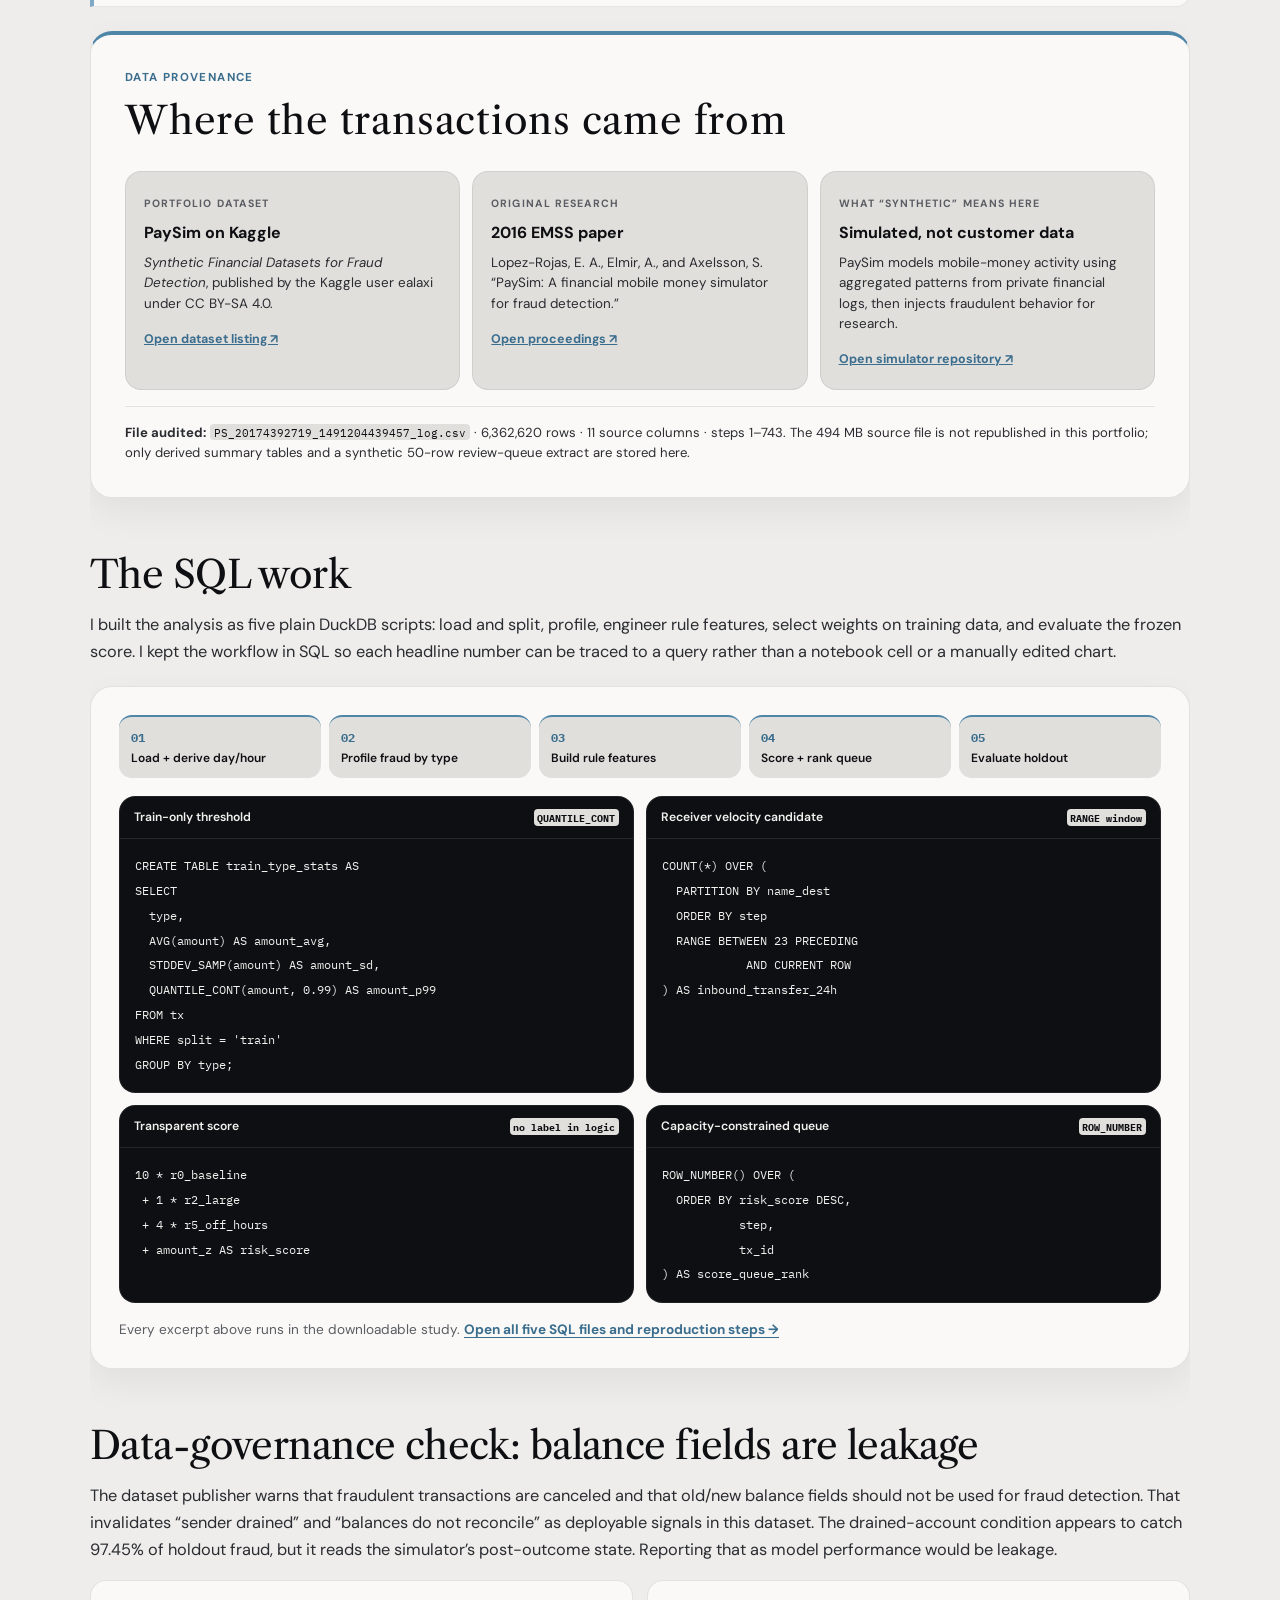
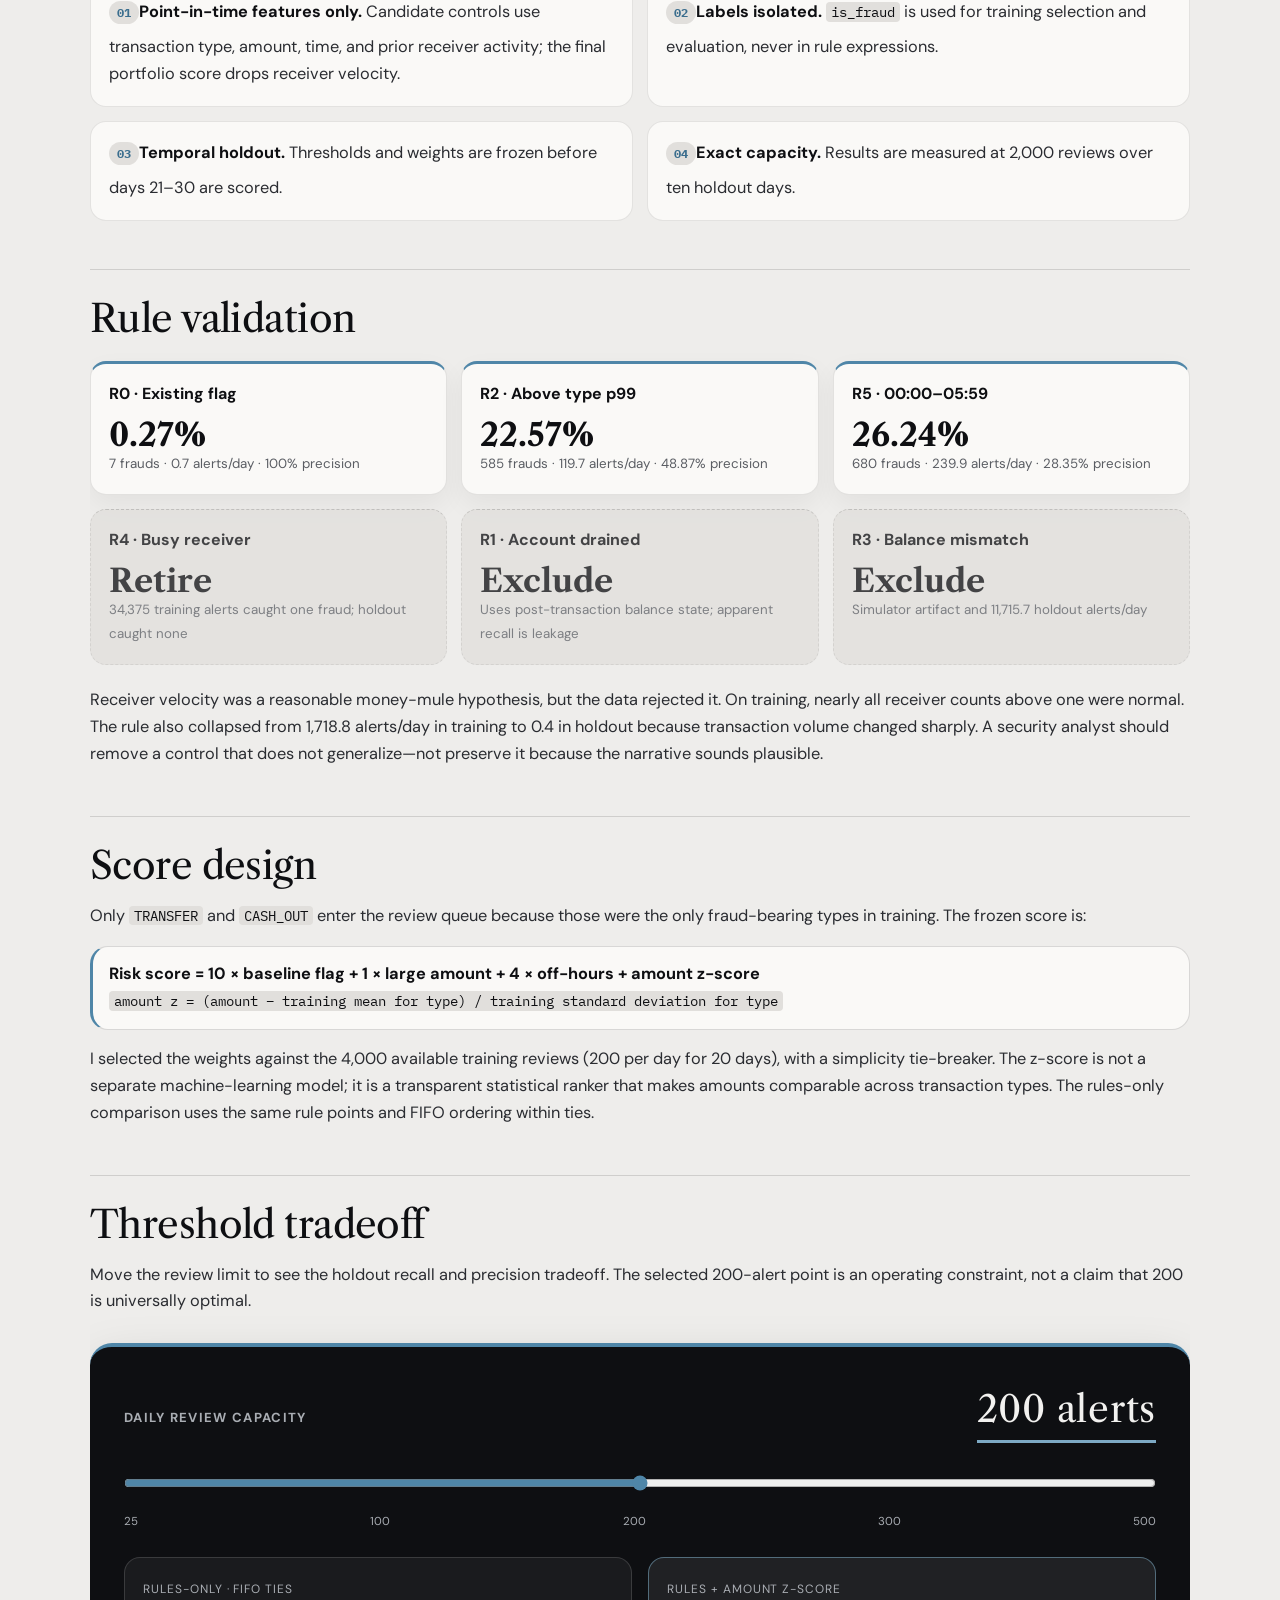
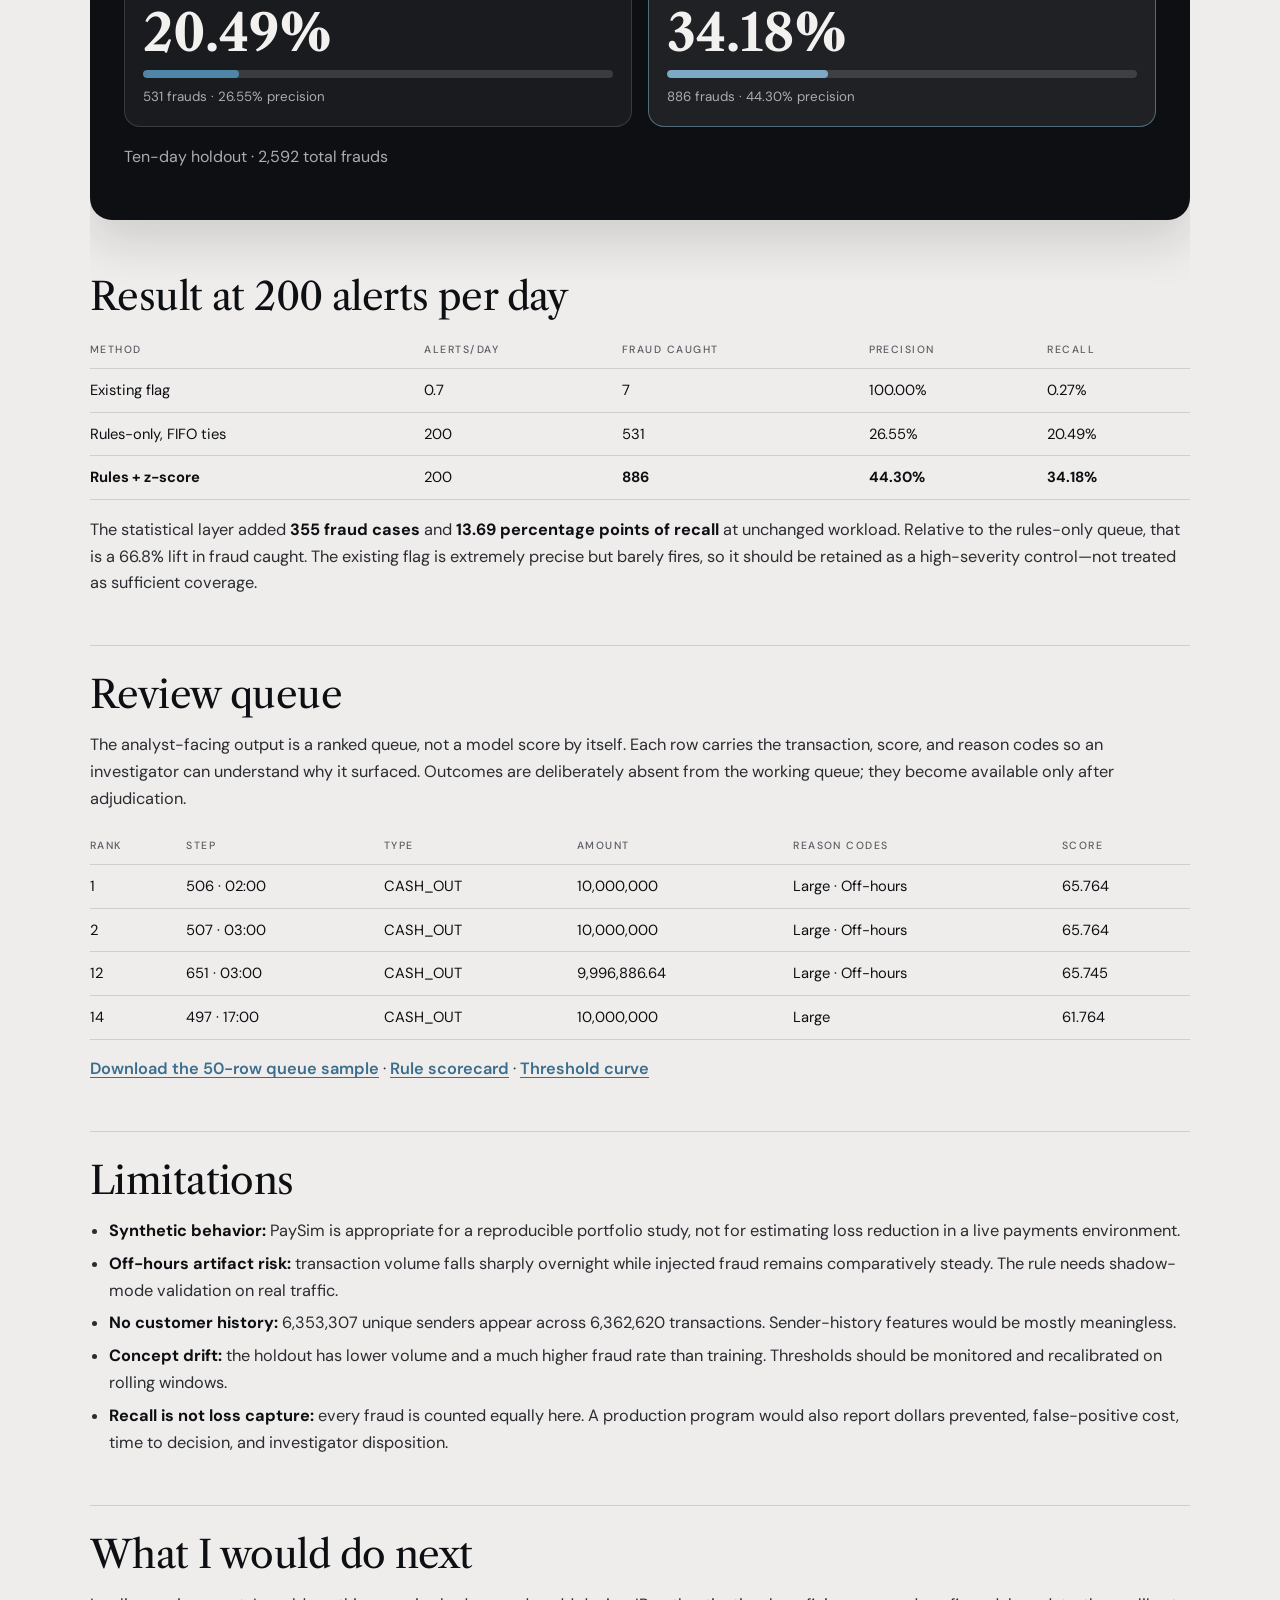
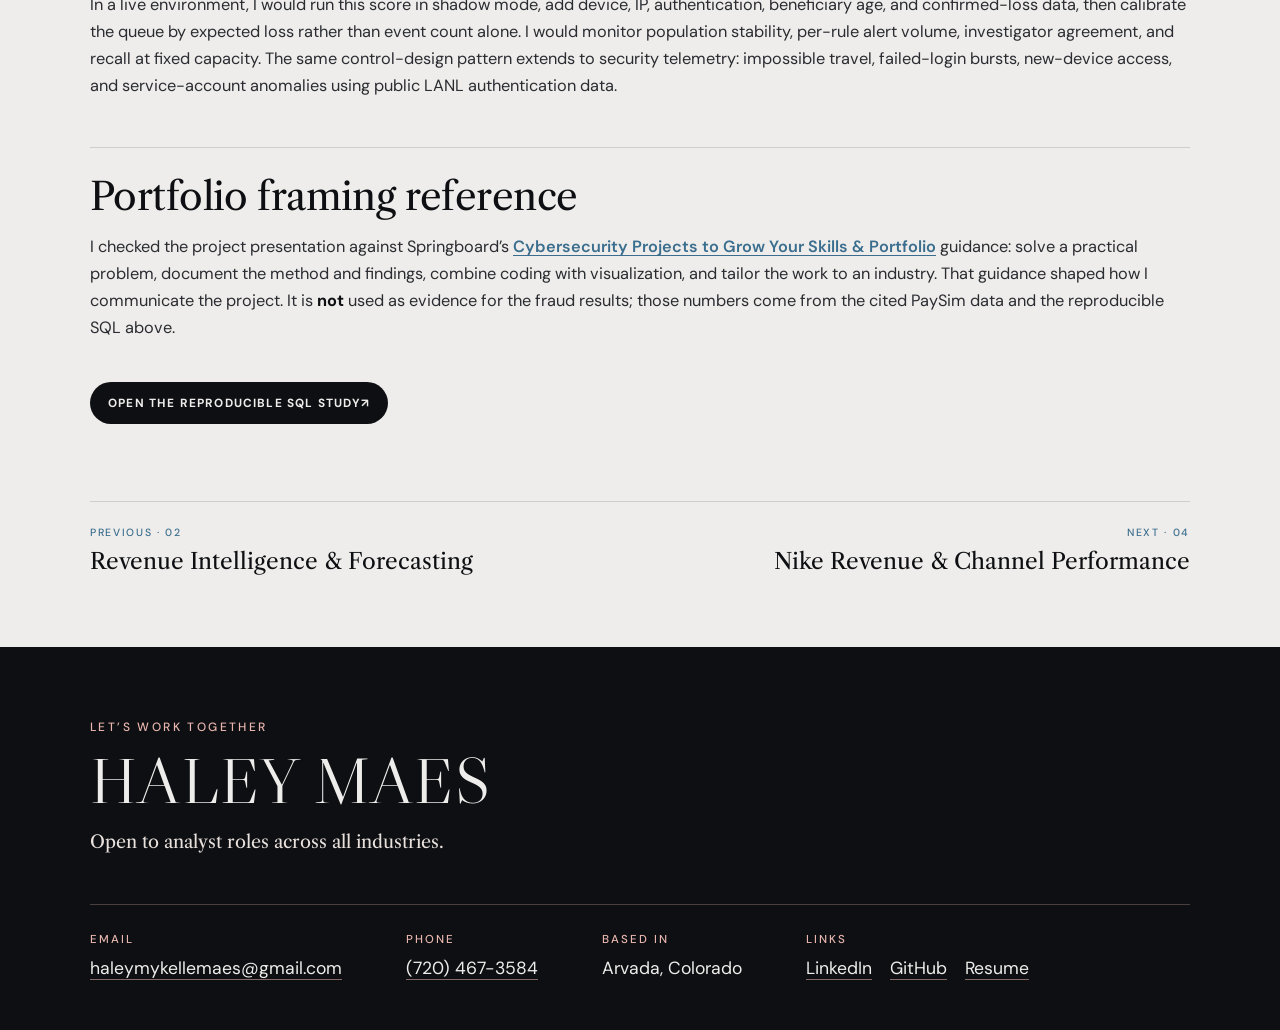
<file: projects/transaction-anomaly.html>
<!DOCTYPE html>
<html lang="en" data-layout="study" data-theme="study-fraud">
<head>
  <meta charset="utf-8" />
  <meta name="viewport" content="width=device-width, initial-scale=1" />
  <title>Transaction Anomaly Detection | Haley Maes</title>
  <meta name="description" content="DuckDB fraud-rule case study on 6.36 million PaySim transactions: 34.18% holdout fraud recall at 200 alerts per day, with leakage controls and a time-based split." />
  <!-- Link previews (iMessage, LinkedIn, Slack, etc.): the homepage hero as a 1200×630 card. -->
  <link rel="canonical" href="https://haleymaes.github.io/projects/transaction-anomaly.html" />
  <meta property="og:type" content="website" />
  <meta property="og:site_name" content="Haley Maes" />
  <meta property="og:url" content="https://haleymaes.github.io/projects/transaction-anomaly.html" />
  <meta property="og:title" content="Transaction Anomaly Detection | Haley Maes" />
  <meta property="og:description" content="DuckDB fraud-rule case study on 6.36 million PaySim transactions: 34.18% holdout fraud recall at 200 alerts per day, with leakage controls and a time-based split." />
  <meta property="og:image" content="https://haleymaes.github.io/assets/share-card.jpg" />
  <meta property="og:image:type" content="image/jpeg" />
  <meta property="og:image:width" content="1200" />
  <meta property="og:image:height" content="630" />
  <meta property="og:image:alt" content="Haley Maes, data analyst: black-and-white portrait on a pink disc, ringed by her six numbered case studies, with the headline Finding signals in the noise." />
  <meta name="twitter:card" content="summary_large_image" />
  <meta name="twitter:title" content="Transaction Anomaly Detection | Haley Maes" />
  <meta name="twitter:description" content="DuckDB fraud-rule case study on 6.36 million PaySim transactions: 34.18% holdout fraud recall at 200 alerts per day, with leakage controls and a time-based split." />
  <meta name="twitter:image" content="https://haleymaes.github.io/assets/share-card.jpg" />
  <meta name="twitter:image:alt" content="Haley Maes, data analyst: black-and-white portrait on a pink disc, ringed by her six numbered case studies, with the headline Finding signals in the noise." />
  <link rel="stylesheet" href="https://fonts.googleapis.com/css2?family=DM+Sans:opsz,wght@9..40,400;9..40,500;9..40,600&family=IBM+Plex+Mono:wght@400;500&family=Libre+Caslon+Display&family=Libre+Caslon+Text:ital,wght@0,400;0,700;1,400&display=swap" />
  <link rel="stylesheet" href="styles.css?v=55" />
  <link rel="stylesheet" href="fraud.css?v=3" />
  <link rel="stylesheet" href="frame.css?v=20261125" />
  <link rel="icon" href="../assets/hm-icon-32.png" sizes="32x32" type="image/png" />
  <link rel="icon" href="../assets/hm-icon-192.png" sizes="192x192" type="image/png" />
  <link rel="apple-touch-icon" href="../assets/hm-apple-touch-icon.png" />
</head>
<body>
  <a class="frame-skip" href="#main">Skip to content</a>
  <header class="site-head">
    <div class="site-head__inner">
      <a class="site-head__name" href="../">Haley Maes</a>
      <nav aria-label="Primary">
        <ul>
          <li><a href="../#work">Work</a></li>
          <li><a href="../#about">About</a></li>
          <li><a href="#contact">Contact</a></li>
        </ul>
      </nav>
    </div>
  </header>

  <div class="stage">
    <div class="page-col">

      <div class="folder">
        <main class="sheet" id="main">
          <p class="folder-heading"><span>Case study 03 · DuckDB SQL · Window functions · Fraud operations</span></p>

          <div class="fraud-hero">
            <div>
              <h1 class="display">Transaction Anomaly Detection</h1>
              <p class="paper-rule">Which controls catch the most fraud when investigators can review only 200 alerts per day?</p>
              <p class="role-strip">Portfolio analyst · DuckDB SQL · rule validation · alert triage</p>
              <div class="article-meta">
                <a class="pill" href="../index.html#work">← Work</a>
                <a class="pill" href="https://github.com/haleymaes/haleymaes.github.io/tree/main/projects/sql/transaction-anomaly">Method &amp; SQL</a>
                <a class="pill" href="https://github.com/haleymaes/haleymaes.github.io/blob/main/projects/power-bi/transaction-anomaly.md">Power BI guide</a>
                <a class="pill" href="data/paysim-threshold-curve.csv">Threshold export</a>
              </div>
              <p class="article-lede">On an untouched ten-day holdout, the existing PaySim flag caught <strong>7 of 2,592 frauds</strong>. A capacity-constrained queue using validated rules caught <strong>531</strong>. Adding a within-type amount z-score raised that to <strong>886 frauds (34.18% recall)</strong> at the same 200 alerts per day—355 additional cases without adding investigator workload.</p>
            </div>

            <aside class="queue-card" aria-label="Sample fraud review queue">
              <header><span>Rank</span><span>Review queue</span><span>Score</span></header>
              <div class="queue-row"><span class="queue-rank">01</span><span class="queue-main"><b>Cash out · 10.0M</b><small>02:00 · large + off-hours</small></span><span class="queue-score">65.76</span></div>
              <div class="queue-row"><span class="queue-rank">02</span><span class="queue-main"><b>Cash out · 10.0M</b><small>03:00 · large + off-hours</small></span><span class="queue-score">65.76</span></div>
              <div class="queue-row"><span class="queue-rank">03</span><span class="queue-main"><b>Cash out · 10.0M</b><small>02:00 · large + off-hours</small></span><span class="queue-score">65.76</span></div>
              <div class="queue-row"><span class="queue-rank">12</span><span class="queue-main"><b>Cash out · 9.997M</b><small>03:00 · large + off-hours</small></span><span class="queue-score">65.75</span></div>
            </aside>
          </div>

          <div class="stats">
            <div class="stat"><b>34.18%</b><span>Holdout fraud recall at 200 alerts/day</span></div>
            <div class="stat"><b>44.30%</b><span>Queue precision: 886 frauds in 2,000 reviews</span></div>
            <div class="stat"><b>+13.69 pts</b><span>Recall added by the amount z-score over rules-only FIFO</span></div>
          </div>

          <div class="pa-grid">
            <div class="pa">
              <h3>Question</h3>
              <p>How should a payments team allocate a hard daily review budget?</p>
            </div>
            <div class="pa">
              <h3>Approach</h3>
              <p>Profile, time-split, test each rule, score eligible transactions, then rank the holdout.</p>
            </div>
            <div class="pa">
              <h3>Control</h3>
              <p>Keep labels out of feature logic and exclude post-outcome balance fields from the score.</p>
            </div>
            <div class="pa">
              <h3>Decision</h3>
              <p>Use the scored queue; retire the noisy receiver-velocity rule and monitor drift.</p>
            </div>
          </div>

          <div class="prose">
            <h2>The operating question</h2>
            <p>Fraud detection is not only a classification problem. It is a queue-management problem. A control with high recall can still fail operationally if it creates more alerts than investigators can clear. I fixed capacity at <strong>200 reviews per day</strong> before evaluating the holdout, then compared every approach at that limit.</p>

            <h2>Data and split</h2>
            <p>I used the public <a href="https://www.kaggle.com/datasets/ealaxi/paysim1" target="_blank" rel="noopener noreferrer">PaySim synthetic mobile-money dataset</a>: 6,362,620 transactions across 743 hourly steps. It contains 8,213 labeled frauds (0.1291%). Fraud appears only in <code>TRANSFER</code> and <code>CASH_OUT</code>: 4,097 and 4,116 cases, respectively.</p>
            <p>Rules and weights were developed on steps 1–480 (days 1–20). Final numbers use only steps 481–720 (days 21–30). I excluded steps 721–743 because they are a partial 31st day. This matters: a filter of <code>step &gt; 480</code> would quietly contaminate the ten-day denominator.</p>
            <div class="decision-note"><strong>Distribution shift:</strong> training contains 6.04 million transactions at 0.0886% fraud; the holdout contains 322,905 at 0.8027%. That makes this a useful stress test, but not a stable production estimate. A live system would monitor alert volume, precision, recall proxies, and feature drift by day.</div>
          </div>

          <aside class="data-source-panel" aria-labelledby="data-source-title">
            <div class="source-heading">
              <p>Data provenance</p>
              <h2 id="data-source-title">Where the transactions came from</h2>
            </div>
            <div class="source-grid">
              <div class="source-item">
                <span>Portfolio dataset</span>
                <h3>PaySim on Kaggle</h3>
                <p><em>Synthetic Financial Datasets for Fraud Detection</em>, published by the Kaggle user ealaxi under CC BY-SA 4.0.</p>
                <a href="https://www.kaggle.com/datasets/ealaxi/paysim1" target="_blank" rel="noopener noreferrer">Open dataset listing ↗</a>
              </div>
              <div class="source-item">
                <span>Original research</span>
                <h3>2016 EMSS paper</h3>
                <p>Lopez-Rojas, E. A., Elmir, A., and Axelsson, S. “PaySim: A financial mobile money simulator for fraud detection.”</p>
                <a href="https://www.msc-les.org/proceedings/emss/emss2016/emss2016_249.html" target="_blank" rel="noopener noreferrer">Open proceedings ↗</a>
              </div>
              <div class="source-item">
                <span>What “synthetic” means here</span>
                <h3>Simulated, not customer data</h3>
                <p>PaySim models mobile-money activity using aggregated patterns from private financial logs, then injects fraudulent behavior for research.</p>
                <a href="https://github.com/EdgarLopezPhD/PaySim" target="_blank" rel="noopener noreferrer">Open simulator repository ↗</a>
              </div>
            </div>
            <p class="source-audit"><strong>File audited:</strong> <code>PS_20174392719_1491204439457_log.csv</code> · 6,362,620 rows · 11 source columns · steps 1–743. The 494 MB source file is not republished in this portfolio; only derived summary tables and a synthetic 50-row review-queue extract are stored here.</p>
          </aside>

          <div class="prose">
            <h2>The SQL work</h2>
            <p>I built the analysis as five plain DuckDB scripts: load and split, profile, engineer rule features, select weights on training data, and evaluate the frozen score. I kept the workflow in SQL so each headline number can be traced to a query rather than a notebook cell or a manually edited chart.</p>
          </div>

          <section class="sql-workbench" aria-label="SQL implementation examples">
            <div class="sql-step-row">
              <div class="sql-step"><b>01</b><span>Load + derive day/hour</span></div>
              <div class="sql-step"><b>02</b><span>Profile fraud by type</span></div>
              <div class="sql-step"><b>03</b><span>Build rule features</span></div>
              <div class="sql-step"><b>04</b><span>Score + rank queue</span></div>
              <div class="sql-step"><b>05</b><span>Evaluate holdout</span></div>
            </div>

            <div class="sql-example-grid">
              <article class="sql-example">
                <header><span>Train-only threshold</span><code>QUANTILE_CONT</code></header>
                <pre><code>CREATE TABLE train_type_stats AS
SELECT
  type,
  AVG(amount) AS amount_avg,
  STDDEV_SAMP(amount) AS amount_sd,
  QUANTILE_CONT(amount, 0.99) AS amount_p99
FROM tx
WHERE split = 'train'
GROUP BY type;</code></pre>
              </article>

              <article class="sql-example">
                <header><span>Receiver velocity candidate</span><code>RANGE window</code></header>
                <pre><code>COUNT(*) OVER (
  PARTITION BY name_dest
  ORDER BY step
  RANGE BETWEEN 23 PRECEDING
            AND CURRENT ROW
) AS inbound_transfer_24h</code></pre>
              </article>

              <article class="sql-example">
                <header><span>Transparent score</span><code>no label in logic</code></header>
                <pre><code>10 * r0_baseline
 + 1 * r2_large
 + 4 * r5_off_hours
 + amount_z AS risk_score</code></pre>
              </article>

              <article class="sql-example">
                <header><span>Capacity-constrained queue</span><code>ROW_NUMBER</code></header>
                <pre><code>ROW_NUMBER() OVER (
  ORDER BY risk_score DESC,
           step,
           tx_id
) AS score_queue_rank</code></pre>
              </article>
            </div>
            <p class="sql-caption">Every excerpt above runs in the downloadable study. <a href="https://github.com/haleymaes/haleymaes.github.io/tree/main/projects/sql/transaction-anomaly">Open all five SQL files and reproduction steps →</a></p>
          </section>

          <div class="prose">
            <h2>Data-governance check: balance fields are leakage</h2>
            <p>The dataset publisher warns that fraudulent transactions are canceled and that old/new balance fields should not be used for fraud detection. That invalidates “sender drained” and “balances do not reconcile” as deployable signals in this dataset. The drained-account condition appears to catch 97.45% of holdout fraud, but it reads the simulator’s post-outcome state. Reporting that as model performance would be leakage.</p>
            <ul class="control-list">
              <li><strong>Point-in-time features only.</strong> Candidate controls use transaction type, amount, time, and prior receiver activity; the final portfolio score drops receiver velocity.</li>
              <li><strong>Labels isolated.</strong> <code>is_fraud</code> is used for training selection and evaluation, never in rule expressions.</li>
              <li><strong>Temporal holdout.</strong> Thresholds and weights are frozen before days 21–30 are scored.</li>
              <li><strong>Exact capacity.</strong> Results are measured at 2,000 reviews over ten holdout days.</li>
            </ul>

            <h2>Rule validation</h2>
            <div class="rule-card-grid">
              <div class="rule-card">
                <b>R0 · Existing flag</b>
                <strong>0.27%</strong>
                <small>7 frauds · 0.7 alerts/day · 100% precision</small>
              </div>
              <div class="rule-card">
                <b>R2 · Above type p99</b>
                <strong>22.57%</strong>
                <small>585 frauds · 119.7 alerts/day · 48.87% precision</small>
              </div>
              <div class="rule-card">
                <b>R5 · 00:00–05:59</b>
                <strong>26.24%</strong>
                <small>680 frauds · 239.9 alerts/day · 28.35% precision</small>
              </div>
              <div class="rule-card is-rejected">
                <b>R4 · Busy receiver</b>
                <strong>Retire</strong>
                <small>34,375 training alerts caught one fraud; holdout caught none</small>
              </div>
              <div class="rule-card is-rejected">
                <b>R1 · Account drained</b>
                <strong>Exclude</strong>
                <small>Uses post-transaction balance state; apparent recall is leakage</small>
              </div>
              <div class="rule-card is-rejected">
                <b>R3 · Balance mismatch</b>
                <strong>Exclude</strong>
                <small>Simulator artifact and 11,715.7 holdout alerts/day</small>
              </div>
            </div>
            <p>Receiver velocity was a reasonable money-mule hypothesis, but the data rejected it. On training, nearly all receiver counts above one were normal. The rule also collapsed from 1,718.8 alerts/day in training to 0.4 in holdout because transaction volume changed sharply. A security analyst should remove a control that does not generalize—not preserve it because the narrative sounds plausible.</p>

            <h2>Score design</h2>
            <p>Only <code>TRANSFER</code> and <code>CASH_OUT</code> enter the review queue because those were the only fraud-bearing types in training. The frozen score is:</p>
            <p class="notice"><strong>Risk score = 10 × baseline flag + 1 × large amount + 4 × off-hours + amount z-score</strong><br /><code>amount z = (amount − training mean for type) / training standard deviation for type</code></p>
            <p>I selected the weights against the 4,000 available training reviews (200 per day for 20 days), with a simplicity tie-breaker. The z-score is not a separate machine-learning model; it is a transparent statistical ranker that makes amounts comparable across transaction types. The rules-only comparison uses the same rule points and FIFO ordering within ties.</p>

            <h2>Threshold tradeoff</h2>
            <p>Move the review limit to see the holdout recall and precision tradeoff. The selected 200-alert point is an operating constraint, not a claim that 200 is universally optimal.</p>
          </div>

          <section class="budget-tool" aria-label="Daily alert budget simulator">
            <div class="budget-label"><label for="budget-slider">Daily review capacity</label><output id="budget-output">200 alerts</output></div>
            <input id="budget-slider" type="range" min="0" max="8" value="4" step="1" aria-describedby="budget-detail" />
            <div class="budget-scale"><span>25</span><span>100</span><span>200</span><span>300</span><span>500</span></div>
            <div class="recall-grid">
              <div class="recall-panel">
                <span>Rules-only · FIFO ties</span>
                <b id="rules-recall">20.49%</b>
                <div class="recall-track"><i id="rules-bar" style="--w:20.49%"></i></div>
                <small id="rules-detail">531 frauds · 26.55% precision</small>
              </div>
              <div class="recall-panel score">
                <span>Rules + amount z-score</span>
                <b id="score-recall">34.18%</b>
                <div class="recall-track"><i id="score-bar" style="--w:34.18%"></i></div>
                <small id="score-detail">886 frauds · 44.30% precision</small>
              </div>
            </div>
            <p id="budget-detail" class="budget-note">Ten-day holdout · 2,592 total frauds</p>
          </section>

          <div class="prose">
            <h2>Result at 200 alerts per day</h2>
            <table>
              <thead><tr><th>Method</th><th>Alerts/day</th><th>Fraud caught</th><th>Precision</th><th>Recall</th></tr></thead>
              <tbody>
                <tr><td>Existing flag</td><td>0.7</td><td>7</td><td>100.00%</td><td>0.27%</td></tr>
                <tr><td>Rules-only, FIFO ties</td><td>200</td><td>531</td><td>26.55%</td><td>20.49%</td></tr>
                <tr><td><strong>Rules + z-score</strong></td><td>200</td><td><strong>886</strong></td><td><strong>44.30%</strong></td><td><strong>34.18%</strong></td></tr>
              </tbody>
            </table>
            <p>The statistical layer added <strong>355 fraud cases</strong> and <strong>13.69 percentage points of recall</strong> at unchanged workload. Relative to the rules-only queue, that is a 66.8% lift in fraud caught. The existing flag is extremely precise but barely fires, so it should be retained as a high-severity control—not treated as sufficient coverage.</p>

            <h2>Review queue</h2>
            <p>The analyst-facing output is a ranked queue, not a model score by itself. Each row carries the transaction, score, and reason codes so an investigator can understand why it surfaced. Outcomes are deliberately absent from the working queue; they become available only after adjudication.</p>
            <table>
              <thead><tr><th>Rank</th><th>Step</th><th>Type</th><th>Amount</th><th>Reason codes</th><th>Score</th></tr></thead>
              <tbody>
                <tr><td>1</td><td>506 · 02:00</td><td>CASH_OUT</td><td>10,000,000</td><td>Large · Off-hours</td><td>65.764</td></tr>
                <tr><td>2</td><td>507 · 03:00</td><td>CASH_OUT</td><td>10,000,000</td><td>Large · Off-hours</td><td>65.764</td></tr>
                <tr><td>12</td><td>651 · 03:00</td><td>CASH_OUT</td><td>9,996,886.64</td><td>Large · Off-hours</td><td>65.745</td></tr>
                <tr><td>14</td><td>497 · 17:00</td><td>CASH_OUT</td><td>10,000,000</td><td>Large</td><td>61.764</td></tr>
              </tbody>
            </table>
            <p><a href="data/paysim-review-queue-sample.csv">Download the 50-row queue sample</a> · <a href="data/paysim-rule-scorecard.csv">Rule scorecard</a> · <a href="data/paysim-threshold-curve.csv">Threshold curve</a></p>

            <h2>Limitations</h2>
            <ul>
              <li><strong>Synthetic behavior:</strong> PaySim is appropriate for a reproducible portfolio study, not for estimating loss reduction in a live payments environment.</li>
              <li><strong>Off-hours artifact risk:</strong> transaction volume falls sharply overnight while injected fraud remains comparatively steady. The rule needs shadow-mode validation on real traffic.</li>
              <li><strong>No customer history:</strong> 6,353,307 unique senders appear across 6,362,620 transactions. Sender-history features would be mostly meaningless.</li>
              <li><strong>Concept drift:</strong> the holdout has lower volume and a much higher fraud rate than training. Thresholds should be monitored and recalibrated on rolling windows.</li>
              <li><strong>Recall is not loss capture:</strong> every fraud is counted equally here. A production program would also report dollars prevented, false-positive cost, time to decision, and investigator disposition.</li>
            </ul>

            <h2>What I would do next</h2>
            <p>In a live environment, I would run this score in shadow mode, add device, IP, authentication, beneficiary age, and confirmed-loss data, then calibrate the queue by expected loss rather than event count alone. I would monitor population stability, per-rule alert volume, investigator agreement, and recall at fixed capacity. The same control-design pattern extends to security telemetry: impossible travel, failed-login bursts, new-device access, and service-account anomalies using public LANL authentication data.</p>

            <h2>Portfolio framing reference</h2>
            <p>I checked the project presentation against Springboard’s <a href="https://www.springboard.com/blog/cybersecurity/cyber-security-projects/" target="_blank" rel="noopener noreferrer">Cybersecurity Projects to Grow Your Skills &amp; Portfolio</a> guidance: solve a practical problem, document the method and findings, combine coding with visualization, and tailor the work to an industry. That guidance shaped how I communicate the project. It is <strong>not</strong> used as evidence for the fraud results; those numbers come from the cited PaySim data and the reproducible SQL above.</p>
          </div>

          <p class="study-cta"><a class="btn btn-dark" href="https://github.com/haleymaes/haleymaes.github.io/tree/main/projects/sql/transaction-anomaly" target="_blank" rel="noopener noreferrer">Open the reproducible SQL study <span aria-hidden="true">↗</span></a></p>
          <nav class="study-pager" aria-label="More case studies"><a href="revenue-intelligence/"><span>Previous · 02</span>Revenue Intelligence &amp; Forecasting</a><a href="nike.html"><span>Next · 04</span>Nike Revenue &amp; Channel Performance</a></nav>
        </main>
      </div>
    </div>
  </div>

  <footer class="site-foot" id="contact">
    <div class="site-foot__inner">
      <p class="site-foot__eyebrow">Let’s work together</p>
      <p class="site-foot__name"><a href="../">Haley Maes</a></p>
      <p class="site-foot__pitch">Open to analyst roles across all industries.</p>
      <dl class="site-foot__contact">
        <div><dt>Email</dt><dd><a href="mailto:haleymykellemaes@gmail.com">haleymykellemaes@gmail.com</a></dd></div>
        <div><dt>Phone</dt><dd><a href="tel:+17204673584">(720) 467-3584</a></dd></div>
        <div><dt>Based in</dt><dd>Arvada, Colorado</dd></div>
        <div><dt>Links</dt><dd><ul class="site-foot__links"><li><a href="https://www.linkedin.com/in/haleymmaes" target="_blank" rel="noopener noreferrer">LinkedIn</a></li><li><a href="https://github.com/haleymaes" target="_blank" rel="noopener noreferrer">GitHub</a></li><li><a href="../assets/Haley-Maes-Resume.pdf" target="_blank" rel="noopener">Resume<span class="frame-sr"> (PDF)</span></a></li></ul></dd></div>
      </dl>
    </div>
  </footer>

  <script>
    (() => {
      const points = [
        { budget: 25, rulesCaught: 195, rulesPrecision: 78.00, rulesRecall: 7.52, scoreCaught: 250, scorePrecision: 100.00, scoreRecall: 9.65 },
        { budget: 50, rulesCaught: 246, rulesPrecision: 49.20, rulesRecall: 9.49, scoreCaught: 484, scorePrecision: 96.80, scoreRecall: 18.67 },
        { budget: 100, rulesCaught: 295, rulesPrecision: 29.50, rulesRecall: 11.38, scoreCaught: 693, scorePrecision: 69.30, scoreRecall: 26.74 },
        { budget: 150, rulesCaught: 364, rulesPrecision: 24.27, rulesRecall: 14.04, scoreCaught: 793, scorePrecision: 52.87, scoreRecall: 30.59 },
        { budget: 200, rulesCaught: 531, rulesPrecision: 26.55, rulesRecall: 20.49, scoreCaught: 886, scorePrecision: 44.30, scoreRecall: 34.18 },
        { budget: 250, rulesCaught: 739, rulesPrecision: 29.56, rulesRecall: 28.51, scoreCaught: 971, scorePrecision: 38.84, scoreRecall: 37.46 },
        { budget: 300, rulesCaught: 907, rulesPrecision: 30.23, rulesRecall: 34.99, scoreCaught: 1063, scorePrecision: 35.43, scoreRecall: 41.01 },
        { budget: 400, rulesCaught: 1145, rulesPrecision: 28.63, rulesRecall: 44.17, scoreCaught: 1210, scorePrecision: 30.25, scoreRecall: 46.68 },
        { budget: 500, rulesCaught: 1151, rulesPrecision: 23.02, rulesRecall: 44.41, scoreCaught: 1238, scorePrecision: 24.76, scoreRecall: 47.76 }
      ];
      const slider = document.getElementById("budget-slider");
      const output = document.getElementById("budget-output");
      const rulesRecall = document.getElementById("rules-recall");
      const scoreRecall = document.getElementById("score-recall");
      const rulesDetail = document.getElementById("rules-detail");
      const scoreDetail = document.getElementById("score-detail");
      const rulesBar = document.getElementById("rules-bar");
      const scoreBar = document.getElementById("score-bar");

      function render() {
        const p = points[Number(slider.value)];
        output.textContent = p.budget + " alerts";
        rulesRecall.textContent = p.rulesRecall.toFixed(2) + "%";
        scoreRecall.textContent = p.scoreRecall.toFixed(2) + "%";
        rulesDetail.textContent = p.rulesCaught.toLocaleString() + " frauds · " + p.rulesPrecision.toFixed(2) + "% precision";
        scoreDetail.textContent = p.scoreCaught.toLocaleString() + " frauds · " + p.scorePrecision.toFixed(2) + "% precision";
        rulesBar.style.setProperty("--w", p.rulesRecall + "%");
        scoreBar.style.setProperty("--w", p.scoreRecall + "%");
      }
      slider.addEventListener("input", render);
      render();
    })();
  </script>
</body>
</html>
</file>
<file: orbit.css>
/*
 * Editorial orbit homepage (preview).
 *
 * Desktop composition is laid out on an artboard in the reference's proportions
 * (1672 x 941 units). orbit.js sets three variables on the hero:
 *   --s   artboard scale (px per unit)    --ox / --oy   artboard offset (px)
 * and places the nodes, curves and card from the same units. Below 1100px, or on
 * upright screens, the page stacks: name, headline, portrait, studies, card.
 *
 *   1. Tokens and base        4. Project card
 *   2. Hero (desktop)         5. Stacked layout
 *   3. Nodes and curves       6. Work, about, footer
 */

/* ----- 1. Tokens and base ----- */

:root {
  --paper: #F7F3EF;
  --paper-2: #F0E9E3;
  --ink: #151213;
  --ink-2: #3C3536;
  --ink-3: #6F6765;
  --rule: rgba(21, 18, 19, 0.14);
  --blush: #F2DAD6;          /* the disc behind the portrait */
  --blush-line: #DCA79F;     /* hairlines, swash, sparkles */
  --rose: #B4706A;           /* large italic numbers (3:1 on paper) */
  --rose-ink: #9C544D;       /* small accent text (4.5:1 on paper) */
  --card: #1C1919;
  --card-ink: #F6EFEA;
  --card-muted: #BDB2AE;
  --card-rule: rgba(246, 239, 234, 0.16);
  --card-rose: #E8B6AF;
  --shadow: 0 34px 60px -30px rgba(21, 18, 19, 0.55), 0 10px 24px -14px rgba(21, 18, 19, 0.3);
  --serif: "Libre Caslon Text", Georgia, "Times New Roman", serif;
  --display: "Libre Caslon Display", "Libre Caslon Text", Georgia, serif;
  --sans: "DM Sans", "Helvetica Neue", Arial, sans-serif;
  --ease: cubic-bezier(.2, .8, .2, 1);
}

* { box-sizing: border-box; }
html { scroll-behavior: smooth; }
body.orbit-page {
  margin: 0;
  overflow-x: clip;
  background: var(--paper);
  color: var(--ink);
  font: 400 17px/1.6 var(--sans);
  -webkit-font-smoothing: antialiased;
}
img, svg { max-width: 100%; }
button { font: inherit; }
p { margin: 0; }
a { color: inherit; }
:focus-visible { outline: 2px solid var(--ink); outline-offset: 3px; }

.skip {
  position: absolute;
  left: 16px;
  top: -60px;
  z-index: 50;
  padding: 8px 14px;
  background: var(--ink);
  color: var(--paper);
  text-decoration: none;
}
.skip:focus { top: 12px; }
.orbit-sr {
  position: absolute;
  width: 1px;
  height: 1px;
  overflow: hidden;
  clip-path: inset(50%);
}

/* ----- 2. Hero (desktop artboard) ----- */

.hero {
  --s: 0.86;
  --ox: 0px;
  --oy: 90px;
  --u: calc(var(--s) * 1px);   /* one artboard unit */
  position: relative;
  height: clamp(620px, 100svh, 1150px);
  overflow: hidden;
  background:
    radial-gradient(ellipse 60% 50% at 50% 0%, #FBF8F5, transparent 70%),
    var(--paper);
  isolation: isolate;
}

.masthead {
  position: absolute;
  inset: 0 0 auto;
  z-index: 8;
  display: grid;
  grid-template-columns: minmax(0, 1fr) auto minmax(0, 1fr);
  align-items: center;
  height: calc(150 * var(--u));
  padding: 0 calc(var(--ox) + 70 * var(--u));
}
.masthead__links {
  display: flex;
  gap: calc(56 * var(--u));
  margin: 0;
  padding: 0;
  list-style: none;
}
.masthead__links--end { grid-column: 3; justify-self: end; }
.masthead__links a, .masthead__name a {
  color: var(--ink);
  text-decoration: none;
}
.masthead__links a {
  position: relative;
  font: 400 max(15px, calc(24 * var(--u)))/1 var(--sans);
  letter-spacing: 0.01em;
}
.masthead__links a::after {
  content: "";
  position: absolute;
  left: 0;
  right: 0;
  bottom: -6px;
  height: 1px;
  background: var(--blush-line);
  transform: scaleX(0);
  transform-origin: 0 50%;
  transition: transform 0.3s var(--ease);
}
.masthead__links a:hover::after, .masthead__links a:focus-visible::after { transform: scaleX(1); }
.masthead__rule {
  position: absolute;
  top: 50%;
  width: calc(170 * var(--u));
  height: 1px;
  background: var(--blush-line);
}
.masthead__rule:first-of-type { right: calc(50% + 300 * var(--u)); }
.masthead__rule:last-of-type { left: calc(50% + 300 * var(--u)); }
.masthead__name {
  grid-column: 2;
  margin: 0;
  font: 400 max(40px, calc(80 * var(--u)))/1 var(--display);
  letter-spacing: 0.015em;
  text-transform: uppercase;
  white-space: nowrap;
}

.headline {
  position: absolute;
  z-index: 6;
  left: calc(var(--ox) + 72 * var(--u));
  top: calc(var(--oy) + 176 * var(--u));
  font: italic 400 max(34px, calc(56 * var(--u)))/1.04 var(--serif);
  letter-spacing: -0.02em;
  pointer-events: none;   /* its box overlaps node 01's dot; it is not interactive */
}
.headline > span { display: block; }
.headline__swash {
  display: block;
  width: calc(236 * var(--u));
  height: auto;
  margin-top: calc(14 * var(--u));
  overflow: visible;
}
.headline__swash path { fill: none; stroke: #CF928A; stroke-width: 2.6; stroke-linecap: round; }
.headline__swash path + path { stroke-width: 1.6; opacity: 0.8; }

/* The portrait's box on the artboard: the photo is 501.6 x 856 units, hair at y 125. */
.stage {
  position: absolute;
  left: var(--stage-x, calc(var(--ox) + 547 * var(--u)));
  top: var(--stage-y, calc(var(--oy) + 85 * var(--u)));
  width: var(--stage-w, calc(501.6 * var(--u)));
  height: var(--stage-h, calc(856 * var(--u)));
}
.stage__disc {
  position: absolute;
  z-index: 1;
  left: 52.5%;
  top: 55%;
  width: 104%;
  aspect-ratio: 1;
  border-radius: 50%;
  transform: translate(-50%, -50%);
  background: radial-gradient(circle, var(--blush) 0%, color-mix(in srgb, var(--blush) 82%, var(--paper)) 62%, color-mix(in srgb, var(--blush) 0%, transparent) 71%);
  pointer-events: none;
}
.stage__portrait {
  position: absolute;
  z-index: 3;
  inset: 0;
  display: block;
  width: 100%;
  height: 100%;
  object-fit: cover;
  object-position: 50% 0;
  pointer-events: none;
}
.stage__role {
  position: absolute;
  z-index: 4;
  left: 52.5%;
  top: 81.6%;
  display: flex;
  align-items: center;
  gap: 0.9em;
  transform: translate(-50%, -50%);
  font: 600 max(16px, calc(40 * var(--u)))/1 var(--sans);
  letter-spacing: 0.22em;
  text-transform: uppercase;
  white-space: nowrap;
  color: var(--card-rose);
  pointer-events: none;
}
.stage__role span { width: calc(96 * var(--u)); height: 1px; background: var(--blush-line); }
.stage__role span:last-child { margin-left: -0.24em; }

/* ----- 3. Nodes and curves ----- */

.orbit-lines {
  position: absolute;
  inset: 0;
  z-index: 2;
  width: 100%;
  height: 100%;
  overflow: visible;
  pointer-events: none;
}
.curve { fill: none; stroke: var(--ink); stroke-width: 1.1; stroke-linecap: round; stroke-opacity: 0.55; transition: stroke 0.3s ease, stroke-opacity 0.3s ease, stroke-width 0.3s ease; }
.curve--soft { stroke-opacity: 0.32; stroke-width: 1; }
.curve--dotted { stroke-width: 1.5; stroke-dasharray: 0 6; stroke-opacity: 0.45; }
.curve--blush { stroke: var(--blush-line); stroke-opacity: 0.9; }
.curve-flow { fill: none; stroke: var(--rose); stroke-width: 2; stroke-linecap: round; opacity: 0; }
.sparkle { fill: var(--blush-line); }
.orbit-lines.is-engaged .curve:not(.is-on) { stroke-opacity: 0.16; }
.orbit-lines .curve.is-on { stroke: var(--rose); stroke-opacity: 0.95; stroke-width: 1.6; }
.orbit-lines .curve--dotted.is-on { stroke-width: 2; }

.orbit {
  position: absolute;
  inset: 0;
  z-index: 5;
  pointer-events: none;
}
.orbit__head { display: none; }
.orbit__nodes { margin: 0; padding: 0; list-style: none; }

.node {
  position: absolute;
  left: 0;
  top: 0;
  display: grid;
  justify-items: start;
  margin: 0;
  padding: 2px 4px;
  border: 0;
  background: none;
  color: var(--ink);
  text-align: left;
  cursor: pointer;
  pointer-events: auto;
  transition: opacity 0.3s ease;
  -webkit-tap-highlight-color: transparent;
}
.node__num { font: italic 400 max(19px, calc(28 * var(--u)))/1.15 var(--serif); color: var(--rose); }
.node__title { font: 700 max(14px, calc(21 * var(--u)))/1.16 var(--serif); letter-spacing: -0.005em; transition: color 0.3s ease; }
.node__title span { display: block; white-space: nowrap; }
.node__dot {
  position: absolute;
  left: var(--dot-x, 0px);
  top: var(--dot-y, 0px);
  width: 30px;
  height: 30px;
  margin: -15px 0 0 -15px;
  border-radius: 50%;
}
.node__dot::before, .node__dot::after, .node__halo { content: ""; position: absolute; left: 50%; top: 50%; border-radius: 50%; }
.node__dot::before { width: 17px; height: 17px; margin: -8.5px; border: 1px solid rgba(21, 18, 19, 0.38); background: var(--paper); transition: border-color 0.3s ease; }
.node__dot::after { width: 9px; height: 9px; margin: -4.5px; background: var(--ink); transition: transform 0.3s var(--ease); }
.node__halo {
  width: 34px;
  height: 34px;
  margin: -17px;
  border: 1.5px solid var(--blush-line);
  background: color-mix(in srgb, var(--blush) 45%, transparent);
  opacity: 0;
  transform: scale(0.5);
  transition: opacity 0.35s ease, transform 0.45s var(--ease);
}
.orbit.is-engaged .node:not(.is-active) { opacity: 0.5; }
.node.is-active .node__title { color: var(--rose-ink); }
.node.is-active .node__dot::after { transform: scale(1.3); }
.node.is-active .node__dot::before { border-color: var(--rose); }
.node.is-active .node__halo { opacity: 1; transform: scale(1); }
.node:focus-visible { outline: none; }
.node:focus-visible .node__title { text-decoration: underline; text-decoration-thickness: 1px; text-underline-offset: 4px; }
.node:focus-visible .node__dot::before { outline: 2px solid var(--ink); outline-offset: 3px; }

/* ----- 4. Project card ----- */

.card {
  position: absolute;
  left: 0;
  top: 0;
  width: max(284px, calc(345 * var(--u)));
  padding: max(20px, calc(26 * var(--u))) max(20px, calc(27 * var(--u))) max(20px, calc(25 * var(--u)));
  border-radius: max(14px, calc(20 * var(--u)));
  background: linear-gradient(170deg, #232020, var(--card) 55%);
  color: var(--card-ink);
  box-shadow: var(--shadow);
  pointer-events: auto;
  transition: transform 0.35s var(--ease), box-shadow 0.35s ease;
}
.card:hover { transform: translateY(-3px); box-shadow: 0 40px 70px -32px rgba(21, 18, 19, 0.6), 0 12px 26px -14px rgba(21, 18, 19, 0.32); }
.card { display: flex; flex-direction: column; }
.card__body { display: flex; flex: 1; flex-direction: column; }
.card__body > * { flex: none; }
.card__top { display: flex; justify-content: space-between; align-items: baseline; gap: 12px; }
.card__label { font: 500 11px/1.3 var(--sans); letter-spacing: 0.2em; text-transform: uppercase; color: var(--card-muted); }
.card__num { font: italic 400 19px/1 var(--serif); color: var(--card-rose); }
.card__title { margin: 12px 0 0; font: 400 max(21px, calc(27 * var(--u)))/1.12 var(--serif); letter-spacing: -0.015em; min-height: 2.24em; text-wrap: balance; }
.card__desc { margin-top: 9px; font: 400 13px/1.5 var(--sans); color: #D6CCC8; min-height: 4.5em; }
.card__viz { margin-top: 12px; }
.card__viz svg { display: block; width: 100%; height: auto; overflow: visible; }
.card__caption { margin-top: 6px; font: 400 11px/1.4 var(--sans); color: var(--card-muted); }
.card__tools { display: flex; flex-wrap: wrap; gap: 7px; margin: auto 0 0; padding-top: 12px; padding: 0; list-style: none; }
.card__tools li { padding: 4px 11px; border: 1px solid rgba(246, 239, 234, 0.34); border-radius: 999px; font: 400 12px/1.3 var(--sans); }
.card__link {
  align-self: flex-start;
  margin-top: 14px;
  padding-bottom: 4px;
  border-bottom: 1px solid var(--card-rose);
  color: var(--card-rose);
  font: 500 15px/1.2 var(--sans);
  text-decoration: none;
}
.card__link span { display: inline-block; margin-left: 6px; transition: transform 0.3s var(--ease); }
.card:hover .card__link span, .card__link:focus-visible span { transform: translateX(4px); }
/* The whole card opens the case study. */
.card__link::after { content: ""; position: absolute; inset: 0; border-radius: inherit; }
.card__link:focus-visible { outline: none; }
.card:has(.card__link:focus-visible) { outline: 2px solid var(--ink); outline-offset: 4px; }

/* Charts (card: dark; work section: light) */
.viz text { font: 400 10px var(--sans); fill: var(--viz-muted); }
.viz .viz-value { font-weight: 600; fill: var(--viz-ink); }
.viz .viz-grid { stroke: var(--viz-grid); stroke-width: 1; }
.viz .viz-bar { fill: var(--viz-bar); }
.viz .viz-bar--hi { fill: var(--viz-hi); }
.viz .viz-line { fill: none; stroke: var(--viz-line); stroke-width: 1.8; stroke-linejoin: round; stroke-linecap: round; }
.viz .viz-end { fill: var(--viz-dot); stroke: var(--viz-line); stroke-width: 2; }
/* Charts use the page's three colours only: ink, ivory and blush. */
.card .viz { --viz-ink: var(--card-ink); --viz-muted: var(--card-muted); --viz-grid: rgba(246, 239, 234, 0.12); --viz-bar: rgba(232, 182, 175, 0.3); --viz-hi: var(--card-rose); --viz-area: var(--card-rose); --viz-line: var(--card-rose); --viz-dot: var(--card-ink); }

/* ----- 5. Stacked layout: phones, upright tablets, narrow windows ----- */

@media (max-width: 1239px), (max-aspect-ratio: 13/10) {
  .hero {
    --s: 0.6;
    --u: 0.6px;
    height: auto;
    padding-bottom: 24px;
    display: flex;
    flex-direction: column;
  }
  .masthead {
    position: relative;
    grid-template-columns: 1fr 1fr;
    grid-template-areas: "name name" "left right";
    row-gap: 14px;
    column-gap: 28px;
    height: auto;
    padding: 26px 22px 0;
  }
  .masthead__name { grid-area: name; justify-self: center; font-size: clamp(2.3rem, 10vw, 3.6rem); }
  .masthead__links { grid-area: left; justify-self: end; gap: 28px; }
  .masthead__links--end { grid-area: right; justify-self: start; grid-column: auto; }
  .masthead__links a { font-size: 15px; }
  .masthead__rule { display: none; }

  .headline {
    position: relative;
    left: auto;
    top: auto;
    margin: 30px 22px 0;
    font-size: clamp(2.2rem, 9.4vw, 3.4rem);
  }
  .headline__swash { width: clamp(150px, 45vw, 236px); margin-top: 10px; }

  .orbit-lines { display: none; }

  .stage {
    position: relative;
    left: auto;
    top: auto;
    width: min(86vw, 520px);
    max-width: none;
    height: auto;
    aspect-ratio: 1114 / 1157;
    margin: 6px auto 0;
  }
  .stage__disc { width: 100%; top: 52%; }
  .stage__portrait { height: 100%; }
  .stage__role { top: 95.3%; font-size: clamp(16px, 4.9vw, 24px); }
  .stage__role span { width: clamp(28px, 9vw, 56px); }

  /* The six studies are listed once, in Selected works, so the orbit list and card are dropped here. */
  .orbit { display: none; }
}

/* ----- 6. Work, about, footer ----- */

.wrap { width: min(1240px, calc(100% - 2 * clamp(22px, 5vw, 72px))); margin: 0 auto; }
.eyebrow { margin: 0 0 14px; font: 500 12px/1.4 var(--sans); letter-spacing: 0.2em; text-transform: uppercase; color: var(--rose-ink); }
h2 { margin: 0; font: 400 clamp(2.4rem, 4.6vw, 4rem)/1.04 var(--serif); letter-spacing: -0.02em; }

.work { padding: clamp(80px, 10vw, 140px) 0 clamp(72px, 9vw, 120px); background: linear-gradient(180deg, var(--paper), var(--paper-2)); }
.section-head { max-width: 40rem; margin-bottom: clamp(36px, 5vw, 60px); }
.section-note { margin-top: 14px; font-size: 0.92rem; color: var(--ink-3); }
/* Toolbox: the same tools and icons as the live homepage's strip. */
.toolbox { display: grid; grid-template-columns: auto minmax(0, 1fr); align-items: center; gap: clamp(16px, 3vw, 40px); margin: clamp(36px, 5vw, 60px) 0 0; border-block: 1px solid var(--rule); }
.toolbox__label { font: italic 400 1.25rem/1 var(--serif); color: var(--rose-ink); }
.toolbox__list { display: grid; grid-template-columns: repeat(6, minmax(0, 1fr)); margin: 0; padding: 16px 0; list-style: none; }
.toolbox__list li {
  display: grid;
  justify-items: center;
  align-content: center;
  gap: 10px;
  min-height: 64px;
  padding: 4px 8px;
  font: 500 11px/1.35 var(--sans);
  letter-spacing: 0.16em;
  text-align: center;
  text-transform: uppercase;
  color: var(--ink);
}
.toolbox__list li + li { border-inline-start: 1px solid var(--rule); }
.toolbox__list svg { width: 24px; height: 24px; fill: none; stroke: currentColor; stroke-width: 1.45; stroke-linecap: round; stroke-linejoin: round; }
@media (max-width: 760px) {
  .toolbox { grid-template-columns: minmax(0, 1fr); gap: 0; padding-top: 16px; }
  .toolbox__list { grid-template-columns: repeat(3, minmax(0, 1fr)); row-gap: 14px; }
  .toolbox__list li:nth-child(4) { border-inline-start: 0; }
}

.work-grid { display: grid; grid-template-columns: repeat(3, minmax(0, 1fr)); gap: clamp(16px, 2vw, 26px); margin: 0; padding: 0; list-style: none; }
.work-card a {
  position: relative;
  display: flex;
  flex-direction: column;
  height: 100%;
  padding: 24px 24px 26px;
  border: 1px solid var(--rule);
  border-radius: 18px;
  background: #FCFAF8;
  color: var(--ink);
  text-decoration: none;
  transition: transform 0.35s var(--ease), box-shadow 0.35s ease, border-color 0.35s ease;
}
.work-card a:hover { transform: translateY(-4px); border-color: var(--blush-line); box-shadow: 0 28px 50px -34px rgba(21, 18, 19, 0.45); }
.work-card__top { display: flex; justify-content: space-between; align-items: baseline; gap: 12px; font: 500 10.5px/1.4 var(--sans); letter-spacing: 0.1em; text-transform: uppercase; color: var(--ink-3); }
.work-card__top > span:first-child { min-width: 0; overflow-wrap: anywhere; }   /* category labels wrap instead of being cut off */
.work-card__num { flex: none; }
.work-card__num { font: italic 400 1.4rem/1 var(--serif); letter-spacing: 0; text-transform: none; color: var(--rose); }
.work-card h3 { margin: 14px 0 8px; font: 400 1.6rem/1.1 var(--serif); letter-spacing: -0.01em; }
.work-card p { font-size: 0.94rem; line-height: 1.55; color: var(--ink-2); }
.work-card .viz { --viz-ink: var(--ink); --viz-muted: var(--ink-3); --viz-grid: rgba(21, 18, 19, 0.1); --viz-bar: #EFD8D4; --viz-hi: var(--ink); --viz-area: #E4B6AF; --viz-line: var(--ink); --viz-dot: #FCFAF8; margin-top: 18px; }
.work-card .viz svg { display: block; width: 100%; height: auto; overflow: visible; }
.work-card__caption { margin-top: 6px; font-size: 0.78rem !important; color: var(--ink-3) !important; }
.work-card__go { margin-top: auto; padding-top: 18px; font: 500 0.9rem/1.2 var(--sans); color: var(--rose-ink); }
.work-card__go span { display: inline-block; margin-left: 6px; transition: transform 0.3s var(--ease); }
.work-card a:hover .work-card__go span { transform: translateX(4px); }

.about { padding: clamp(80px, 9vw, 120px) 0; background: var(--paper); border-top: 1px solid var(--rule); }
.about__grid { display: grid; grid-template-columns: 0.8fr 1.2fr; gap: clamp(28px, 5vw, 80px); }
.prose { max-width: 40rem; }
.prose p + p { margin-top: 16px; }
.lede { font-size: 1.15rem; }
.edu { margin: 28px 0 0; padding: 0; list-style: none; }
.edu li { display: flex; flex-direction: column; padding: 14px 0; border-top: 1px solid var(--rule); }
.edu span { color: var(--ink-3); }
.resume-link {
  display: inline-block;
  margin-top: 26px;
  padding-bottom: 4px;
  border-bottom: 1px solid var(--blush-line);
  color: var(--rose-ink);
  font: 500 0.98rem/1.2 var(--sans);
  text-decoration: none;
}
.resume-link span { display: inline-block; margin-left: 4px; transition: transform 0.3s var(--ease); }
.resume-link:hover span { transform: translate(2px, -2px); }

/* Off the clock: a list of four on the left; the chosen one shows its text and picture (off-the-clock.js). */
.clock { padding: clamp(80px, 9vw, 120px) 0; background: var(--paper-2); border-top: 1px solid var(--rule); }
.otc { padding-top: clamp(28px, 4vw, 48px); border-top: 1px solid var(--blush-line); }
.otc__tabs { display: none; }                                   /* no script: every panel shows, in turn */
.otc__panel + .otc__panel { margin-top: 64px; }
.js .otc { display: grid; grid-template-columns: minmax(200px, 1fr) minmax(0, 2.6fr); gap: clamp(28px, 4vw, 64px); align-items: start; }
.js .otc__tabs { display: flex; flex-direction: column; }
.js .otc__panel:not(.is-active) { display: none; }
.js .otc__panel + .otc__panel { margin-top: 0; }
.js .otc__panel.is-active { animation: otc-in 0.45s var(--ease); }
@keyframes otc-in { from { opacity: 0; transform: translateY(8px); } }

.otc__tab {
  display: flex;
  align-items: center;
  width: 100%;
  padding: 22px 20px;
  border: 0;
  border-bottom: 1px solid var(--blush-line);
  background: transparent;
  color: var(--ink);
  font: 400 clamp(1.2rem, 1.65vw, 1.6rem)/1.2 var(--serif);
  letter-spacing: -0.01em;
  text-align: left;
  cursor: pointer;
  transition: background-color 0.3s ease, color 0.2s ease;
}
.otc__tab::before {
  content: "";
  flex: none;
  width: 0;
  height: 14px;
  border-radius: 50%;
  background: var(--rose-ink);
  transform: scale(0);
  transition: width 0.3s var(--ease), margin 0.3s var(--ease), transform 0.3s var(--ease);
}
.otc__tab:hover { color: var(--rose-ink); }
.otc__tab[aria-selected="true"] { background: var(--blush); color: var(--ink); }
.otc__tab[aria-selected="true"]::before { width: 14px; margin-right: 16px; transform: scale(1); }
.otc__tab:focus-visible { outline: 2px solid var(--ink); outline-offset: -2px; }

.otc__panel { display: grid; grid-template-columns: minmax(0, 1fr) minmax(0, 1.15fr); gap: clamp(24px, 3.4vw, 48px); align-items: start; }
.otc__panel:focus-visible { outline: 2px solid var(--ink); outline-offset: 6px; }
.otc__text { padding-top: 4px; }
.otc__kicker { margin: 0 0 12px; font: 500 11px/1.4 var(--sans); letter-spacing: 0.2em; text-transform: uppercase; color: var(--rose-ink); }
.otc__title { margin: 0 0 clamp(14px, 2vw, 24px); font: 400 clamp(3rem, 5.6vw, 5.4rem)/0.98 var(--display); letter-spacing: -0.02em; }
.otc__title--long { font-size: clamp(2.2rem, 3.4vw, 3.3rem); line-height: 1.04; }
.otc__title--long:has(+ .otc__sub) { margin-bottom: 10px; }
.otc__sub { margin: 0 0 clamp(14px, 2vw, 22px); font: italic 400 clamp(1.05rem, 1.4vw, 1.25rem)/1.35 var(--serif); color: var(--rose-ink); }
.otc__body { font: 400 clamp(1.08rem, 1.45vw, 1.4rem)/1.5 var(--serif); color: var(--ink); }
.otc__body--small { font: 400 1rem/1.6 var(--sans); color: var(--ink-2); }
.otc__stats { margin: 20px 0 0; padding: 4px 0; border-block: 1px solid var(--blush-line); }
.otc__stats div { display: grid; grid-template-columns: 112px minmax(0, 1fr); gap: 12px; align-items: baseline; padding: 9px 0; }
.otc__stats div + div { border-top: 1px solid var(--rule); }
.otc__stats dt { font: 500 10px/1.3 var(--sans); letter-spacing: 0.16em; text-transform: uppercase; color: var(--ink-3); }
.otc__stats dd { margin: 0; font: 400 1rem/1.3 var(--serif); }
.otc__tools { display: flex; flex-wrap: wrap; gap: 7px; margin: 16px 0 0; padding: 0; list-style: none; }
.otc__tools li { padding: 4px 11px; border: 1px solid var(--blush-line); border-radius: 999px; font: 400 12px/1.3 var(--sans); color: var(--ink-2); }
.otc__link { display: inline-block; margin-top: 22px; padding-bottom: 3px; border-bottom: 1px solid var(--blush-line); font: 500 0.95rem/1.2 var(--sans); color: var(--rose-ink); text-decoration: none; }
.otc__link span { display: inline-block; margin-left: 6px; transition: transform 0.3s var(--ease); }
.otc__link:hover span, .otc__link:focus-visible span { transform: translateX(4px); }

/* The picture: the cut-out photos sit on a dusty-pink square, like the gloves on a blush blanket. */
.otc__media {
  display: grid;
  place-items: center;
  aspect-ratio: 1 / 1;
  margin: 0;
  overflow: hidden;
  border-radius: 4px;
  background: radial-gradient(120% 95% at 28% 18%, #F8E9E5 0%, #EDCDC7 52%, #DFB2AB 100%);
}
.otc__media img {
  display: block;
  width: auto;
  height: auto;
  max-width: 76%;
  max-height: 76%;
  object-fit: contain;
  filter: drop-shadow(0 26px 24px rgba(21, 18, 19, 0.22));
  transition: transform 0.6s var(--ease), filter 0.6s var(--ease);
}
/* The photos are alive: they float in when their panel opens and lift, tilt and grow a little under the pointer. */
.js .otc__panel.is-active .otc__media img { animation: otc-photo-in 0.8s var(--ease) 0.05s backwards; }
@keyframes otc-photo-in { from { opacity: 0; transform: translateY(26px) rotate(6deg) scale(0.94); } }
.otc__media:hover img { transform: translateY(-12px) rotate(-4deg) scale(1.04); filter: drop-shadow(0 40px 30px rgba(21, 18, 19, 0.26)); }
#otc-running .otc__media:hover img { transform: translateY(-14px) rotate(-7deg) scale(1.04); }   /* the shoe kicks up at the toe */

.otc__media--icon { grid-template-rows: auto auto; align-content: center; gap: 22px; }
/* Piano: every key is its own shape and presses down under the pointer (or a finger; off-the-clock.js). */
.piano { display: block; width: 70%; height: auto; overflow: visible; filter: drop-shadow(0 18px 18px rgba(21, 18, 19, 0.18)); touch-action: pan-y; }
.piano__case { fill: var(--ink); }
.piano__felt { fill: var(--rose); }
.piano .key { transform-box: fill-box; transform-origin: 50% 0; transition: transform 0.12s ease-out, fill 0.12s ease-out; }
.piano .key--w { fill: #FFFDFC; stroke: var(--ink); stroke-width: 1.2; }
.piano .key--b { fill: var(--ink); stroke: var(--ink); stroke-width: 1; }
.piano .key--w.is-down { fill: #F4D9D4; transform: translateY(1.8px) scaleY(0.985); }
.piano .key--b.is-down { fill: #4A3E3E; transform: translateY(1.6px) scaleY(0.97); }
@media (hover: hover) {
  .piano .key--w:hover { fill: #F4D9D4; transform: translateY(1.8px) scaleY(0.985); }
  .piano .key--b:hover { fill: #4A3E3E; transform: translateY(1.6px) scaleY(0.97); }
}
.otc__note { font: italic 400 clamp(1rem, 1.5vw, 1.35rem)/1 var(--serif); color: var(--rose-ink); }
/* The music chart takes the picture's place, on the hero card's dark ground. */
.otc__media--chart { aspect-ratio: auto; align-self: start; padding: clamp(22px, 2.6vw, 34px) clamp(18px, 2.4vw, 30px); background: linear-gradient(170deg, #232020, var(--card) 55%); color: var(--card-ink); }
.otc__media--chart svg { display: block; width: 100%; height: auto; overflow: visible; }
.otc__media--chart.viz { --viz-ink: var(--card-ink); --viz-muted: var(--card-muted); --viz-grid: rgba(246, 239, 234, 0.12); --viz-bar: rgba(232, 182, 175, 0.3); --viz-hi: var(--card-rose); }
.otc__media--chart.viz text { font-size: 11px; }
.otc__media--chart.viz .viz-label { font-size: 12.5px; fill: var(--card-ink); }
.otc__media--chart.viz .viz-small { fill: var(--card-muted); }
.otc__media--chart.viz .viz-bar--base { fill: none; stroke: var(--card-rose); stroke-width: 1; }

/* Narrower: the picture moves under the text. Phones: the four names sit two by two above the panel. */
@media (max-width: 1100px) {
  .otc__panel { grid-template-columns: minmax(0, 1fr); }
  .otc__media { aspect-ratio: 4 / 3; }
  .otc__media--chart { aspect-ratio: auto; }
}
@media (max-width: 760px) {
  .js .otc { grid-template-columns: minmax(0, 1fr); gap: 28px; }
  .js .otc__tabs { display: grid; grid-template-columns: repeat(2, minmax(0, 1fr)); }
  .otc__tab { padding: 15px 12px; font-size: 1.12rem; }
  .otc__tab::before { height: 10px; }
  .otc__tab[aria-selected="true"]::before { width: 10px; margin-right: 10px; }
  .otc__title { font-size: clamp(2.6rem, 12vw, 3.4rem); }
  .otc__title--long { font-size: clamp(1.9rem, 8vw, 2.4rem); }
  .otc__stats div { grid-template-columns: 96px minmax(0, 1fr); }
  .otc__media { aspect-ratio: 1 / 1; }
  .otc__media--chart { aspect-ratio: auto; }
  .otc__media--chart.viz text, .otc__media--chart.viz .viz-label { font-size: 14px; }
}

/* Contact: name, one line on the roles wanted, then labelled details that read at a glance. */
.footer { padding: clamp(64px, 8vw, 96px) 0 clamp(48px, 6vw, 72px); background: var(--ink); color: var(--paper); }
.footer .eyebrow { color: var(--card-rose); }
.footer__name { margin: 0; font: 400 clamp(2.4rem, 5vw, 4rem)/1 var(--display); text-transform: uppercase; letter-spacing: 0.02em; }
.footer__name a { color: inherit; text-decoration: none; }
.footer__pitch { max-width: 38rem; margin: 16px 0 0; font: 400 clamp(1.08rem, 1.4vw, 1.25rem)/1.5 var(--serif); color: #E9E1DD; }
.footer__contact { display: grid; grid-template-columns: repeat(4, max-content); gap: 26px clamp(36px, 5vw, 72px); margin: clamp(34px, 4.5vw, 48px) 0 0; padding-top: 28px; border-top: 1px solid rgba(232, 182, 175, 0.28); }
.footer__contact dt { margin: 0 0 8px; font: 500 11.5px/1.3 var(--sans); letter-spacing: 0.18em; text-transform: uppercase; color: var(--card-rose); }
.footer__contact dd { margin: 0; font: 400 1.1rem/1.45 var(--sans); color: var(--paper); }
.footer__contact a { color: var(--paper); text-decoration: underline; text-decoration-thickness: 1px; text-decoration-color: rgba(232, 182, 175, 0.55); text-underline-offset: 5px; overflow-wrap: anywhere; }
.footer__contact a:hover { color: var(--card-rose); text-decoration-color: currentColor; }
.footer__links { display: flex; flex-wrap: wrap; gap: 4px 18px; margin: 0; padding: 0; list-style: none; }
.footer :focus-visible { outline: 2px solid var(--paper); outline-offset: 3px; }
@media (max-width: 1000px) { .footer__contact { grid-template-columns: repeat(2, minmax(0, max-content)); } }
@media (max-width: 560px) { .footer__contact { grid-template-columns: minmax(0, 1fr); gap: 20px; } }

@media (max-width: 1080px) { .work-grid { grid-template-columns: repeat(2, minmax(0, 1fr)); } }
@media (max-width: 680px) {
  .work-grid { grid-template-columns: minmax(0, 1fr); }
  .about__grid { grid-template-columns: 1fr; }
}

/* ----- Opening sequence: hidden until orbit.js plays it ----- */

.orbit-intro [data-intro], .orbit-intro .node__dot, .orbit-intro .node__num, .orbit-intro .node__title, .orbit-intro .orbit-lines { opacity: 0; }

/* Scrolling eases the hero away (desktop); orbit.js sets --p from 0 to 1. */
@media (min-width: 1240px) and (min-aspect-ratio: 13/10) {
  /* Moved per layer (not on .stage) so the curves stay between the disc and the photo. */
  .stage__portrait { transform: translate3d(0, calc(var(--p, 0) * -34px), 0); }
  .stage__disc { transform: translate(-50%, calc(-50% + var(--p, 0) * -20px)); }
  .stage__role { transform: translate(-50%, calc(-50% + var(--p, 0) * -34px)); }
  .headline { transform: translate3d(0, calc(var(--p, 0) * -60px), 0); opacity: calc(1 - var(--p, 0) * 1.3); }
  .orbit, .orbit-lines { transform: translate3d(0, calc(var(--p, 0) * -56px), 0); opacity: calc(1 - var(--p, 0) * 1.1); }
}

/* Work cards rise in as they arrive. */
.js .work-card.is-waiting { opacity: 0; transform: translateY(24px); }
.js .work-card { transition: opacity 0.8s ease, transform 0.8s var(--ease); }

@media (prefers-reduced-motion: reduce) {
  html { scroll-behavior: auto; }
  *, *::before, *::after { transition: none !important; animation: none !important; }
  .js .work-card.is-waiting { opacity: 1; transform: none; }
}
</file>
<file: music/music.css>
/* Apple Music case study. Tokens and base styles come from ../orbit.css. */

.music-page { --mono: "IBM Plex Mono", ui-monospace, monospace; }

.mp-nav { border-bottom: 1px solid var(--rule); }
.mp-nav__inner { display: flex; justify-content: space-between; align-items: center; min-height: 76px; gap: 20px; }
.mp-nav__name { font: 400 clamp(1.4rem, 2.4vw, 1.9rem)/1 var(--display); letter-spacing: 0.02em; text-transform: uppercase; text-decoration: none; color: var(--ink); }
.mp-nav ul { display: flex; gap: clamp(18px, 3vw, 36px); margin: 0; padding: 0; list-style: none; }
.mp-nav a { color: var(--ink); text-decoration: none; }
.mp-nav ul a:hover { color: var(--rose-ink); }

.mp-hero { padding: clamp(56px, 8vw, 110px) 0 clamp(40px, 5vw, 64px); }
.mp-sub { margin: 14px 0 0; font: italic 400 clamp(1.2rem, 2vw, 1.6rem)/1.3 var(--serif); color: var(--rose-ink); }
.mp-hero h1 { max-width: 14ch; margin: 0; font: 400 clamp(2.8rem, 6vw, 5.2rem)/1.02 var(--serif); letter-spacing: -0.025em; }
.mp-lede { max-width: 38rem; margin-top: 22px; font-size: 1.15rem; line-height: 1.6; color: var(--ink-2); }
.mp-tools { display: flex; flex-wrap: wrap; gap: 8px; margin: 22px 0 0; padding: 0; list-style: none; }
.mp-tools li { padding: 5px 13px; border: 1px solid var(--rule); border-radius: 999px; font: 500 0.8rem/1.2 var(--sans); background: #FCFAF8; }
.mp-stats { display: grid; grid-template-columns: repeat(4, minmax(0, 1fr)); margin: clamp(36px, 5vw, 56px) 0 0; border-block: 1px solid var(--rule); }
.mp-stats div { padding: 20px 18px; }
.mp-stats div + div { border-left: 1px solid var(--rule); }
.mp-stats dt { font: 500 10.5px/1.4 var(--sans); letter-spacing: 0.16em; text-transform: uppercase; color: var(--ink-3); }
.mp-stats dd { margin: 8px 0 0; font: 400 clamp(1.8rem, 3.4vw, 2.6rem)/1 var(--serif); }

.mp-q { padding: clamp(48px, 6vw, 80px) 0; border-top: 1px solid var(--rule); }
.mp-q:nth-of-type(even) { background: var(--paper-2); }
.mp-q__grid { display: grid; grid-template-columns: minmax(0, 0.8fr) minmax(0, 1.2fr); gap: clamp(24px, 5vw, 72px); align-items: start; }
.mp-q__num { font: italic 400 1.5rem/1 var(--serif); color: var(--rose); }
.mp-q h2 { margin: 10px 0 0; font: 400 clamp(1.9rem, 3vw, 2.6rem)/1.08 var(--serif); letter-spacing: -0.015em; }
.mp-finding { margin-top: 16px; font-size: 1.05rem; line-height: 1.65; color: var(--ink-2); }
.mp-aside { margin-top: 8px; font: italic 400 1.1rem/1.35 var(--serif); color: var(--rose-ink); }

.mp-figure { margin: 0; }
.mp-figure svg { display: block; width: 100%; height: auto; overflow: visible; }
.mp-figure figcaption { margin-top: 10px; font-size: 0.82rem; color: var(--ink-3); }
.music-page .viz { --viz-ink: var(--ink); --viz-muted: var(--ink-3); --viz-grid: rgba(21, 18, 19, 0.14); --viz-bar: #EFD8D4; --viz-hi: var(--ink); }
.viz text { font-size: 11px; }
.viz .viz-label { font-size: 12.5px; fill: var(--viz-ink); }
.viz .viz-small { fill: var(--viz-muted); }
.music-page .viz .viz-bar--base { fill: var(--viz-bar); stroke: none; }

.mp-songs { margin: 0; padding: 0; list-style: none; counter-reset: song; border-top: 1px solid var(--rule); }
.mp-songs li { display: grid; grid-template-columns: 2.2rem minmax(0, 1fr) auto; grid-template-areas: "n name plays" "n artist plays"; column-gap: 12px; padding: 11px 0; border-bottom: 1px solid var(--rule); counter-increment: song; }
.mp-songs li::before { content: counter(song, decimal-leading-zero); grid-area: n; align-self: center; font: italic 400 1.15rem/1 var(--serif); color: var(--rose); }
.mp-songs__name { grid-area: name; font: 700 1rem/1.3 var(--serif); }
.mp-songs__artist { grid-area: artist; font-size: 0.88rem; color: var(--ink-3); }
.mp-songs__plays { grid-area: plays; align-self: center; font: 500 0.85rem/1 var(--sans); font-variant-numeric: tabular-nums; }
.mp-songs li:first-child .mp-songs__plays { color: var(--rose-ink); }

.mp-skips { display: grid; gap: 28px; }

.mp-months { width: 100%; border-collapse: separate; border-spacing: 6px 5px; table-layout: fixed; margin: -5px -6px; font: 500 0.84rem/1.2 var(--sans); }
.mp-months th { font: 500 10.5px/1.2 var(--sans); letter-spacing: 0.14em; text-transform: uppercase; color: var(--ink-3); text-align: left; }
.mp-months thead th { padding: 0 0 4px 11px; }
.mp-months thead th:first-child, .mp-months tbody th { width: 2.8rem; padding: 0; }
.mp-chip { display: block; padding: 6px 11px; overflow: hidden; border: 1px solid var(--rule); border-radius: 999px; background: #FCFAF8; color: var(--ink); white-space: nowrap; text-overflow: ellipsis; }
.mp-chip--a { border-color: var(--ink); background: var(--ink); color: var(--paper); }
.mp-chip--b { border-color: #EFD8D4; background: #EFD8D4; }
.mp-chip--odd { border-color: var(--rose-ink); background: var(--rose-ink); color: #fff; font-weight: 600; }
.mp-chip--empty { border-style: dashed; background: transparent; color: var(--ink-3); text-align: center; }

.mp-sql { margin-top: 26px; }
.mp-sql summary { display: inline-flex; gap: 8px; align-items: center; cursor: pointer; font: 500 0.88rem/1.2 var(--sans); color: var(--rose-ink); list-style: none; }
.mp-sql summary::-webkit-details-marker { display: none; }
.mp-sql summary::before { content: "+"; display: inline-grid; place-items: center; width: 20px; height: 20px; border: 1px solid var(--blush-line); border-radius: 50%; font-size: 0.85rem; transition: transform 0.25s var(--ease); }
.mp-sql[open] summary::before { transform: rotate(45deg); }
.mp-sql pre { margin: 14px 0 0; padding: 18px 20px; overflow-x: auto; border-radius: 12px; background: var(--card); color: var(--card-ink); font: 400 0.8rem/1.6 var(--mono); tab-size: 2; }

.mp-method { padding: clamp(56px, 7vw, 96px) 0; border-top: 1px solid var(--rule); background: var(--paper); }
.mp-method__grid { display: grid; grid-template-columns: minmax(0, 0.8fr) minmax(0, 1.2fr); gap: clamp(24px, 5vw, 72px); }
.mp-method h2 { margin: 0; font: 400 clamp(1.9rem, 3vw, 2.6rem)/1.08 var(--serif); }
.mp-method code { font: 400 0.9em var(--mono); }
.mp-method .prose p + p, .mp-method .prose details + p { margin-top: 16px; }

.mp-listen { padding: clamp(56px, 7vw, 96px) 0 clamp(72px, 9vw, 120px); border-top: 1px solid var(--rule); background: var(--paper-2); }
.mp-listen h2 { margin: 0 0 22px; font: 400 clamp(1.9rem, 3vw, 2.6rem)/1.08 var(--serif); }
.mp-player { max-width: 660px; }
.mp-player__tabs { display: flex; flex-wrap: wrap; gap: 8px; margin-bottom: 14px; }
.mp-player__tabs button { padding: 7px 16px; border: 1px solid var(--rule); border-radius: 999px; background: #FCFAF8; color: var(--ink); font: 500 0.88rem/1.2 var(--sans); cursor: pointer; }
.mp-player__tabs button[aria-pressed="true"] { border-color: var(--ink); background: var(--ink); color: var(--paper); }
.mp-player iframe { display: block; width: 100%; height: 450px; border: 0; border-radius: 12px; overflow: hidden; background: transparent; }

.footer__name a { color: inherit; text-decoration: none; }

@media (max-width: 760px) {
  .mp-stats { grid-template-columns: repeat(2, minmax(0, 1fr)); }
  .mp-stats div:nth-child(3) { border-left: 0; }
  .mp-stats div:nth-child(n + 3) { border-top: 1px solid var(--rule); }
  .mp-q__grid, .mp-method__grid { grid-template-columns: minmax(0, 1fr); }
  .viz text { font-size: 15px; }
  .viz .viz-label { font-size: 15px; }
  .mp-nav ul { gap: 16px; font-size: 0.92rem; }
  .mp-months { border-spacing: 3px 4px; margin: -4px -3px; font-size: 0.7rem; }
  .mp-months thead th:first-child, .mp-months tbody th { width: 2.1rem; }
  .mp-months thead th { padding-left: 8px; }
  .mp-chip { padding: 5px 6px; border-radius: 10px; white-space: normal; line-height: 1.15; }
  .mp-months thead th { padding-left: 6px; }
}
</file>
<file: projects/revenue-intelligence/ri.css>
/* Revenue Intelligence & Forecasting. Tokens, base, .wrap, .eyebrow and .footer come from ../../orbit.css. */

:root {
  --ri-bar: #DCA79F;
  --ri-card: #FCFAF8;
  --ri-band: rgba(232, 182, 175, 0.24);      /* forecast band on the dark card */
  --ri-band-key: rgba(232, 182, 175, 0.28);
  --ri-region: rgba(232, 182, 175, 0.06);    /* forecast side of the chart */
  --ri-on-accent: var(--card);               /* text on a pressed button */
}

/* ----- Palettes: set data-palette on <html> to switch. Default is the site's rose. -----
   Paris Night #121418 · Slate #5F6465 · Ivory #E9DEBE · Pearl White #FFFCF1 */
html[data-palette="pearl"] {   /* Pearl White page, Paris Night forecast card, Slate bars, Ivory accents */
  --paper: #FFFCF1; --paper-2: #F3ECD9; --ink: #121418; --ink-2: #33373B; --ink-3: #5F6465;
  --rule: rgba(18, 20, 24, 0.14); --rose: #5F6465; --rose-ink: #5F6465; --blush-line: #E9DEBE;
  --card: #121418; --card-ink: #FFFCF1; --card-muted: #ABADA7; --card-rule: rgba(255, 252, 241, 0.15); --card-rose: #E9DEBE;
  --ri-card: #F8F2E1; --ri-bar: #5F6465;
  --ri-band: rgba(233, 222, 190, 0.22); --ri-band-key: rgba(233, 222, 190, 0.32); --ri-region: rgba(233, 222, 190, 0.06);
  --shadow: 0 34px 60px -30px rgba(18, 20, 24, 0.55), 0 10px 24px -14px rgba(18, 20, 24, 0.3);
}
html[data-palette="ivory"] {   /* Ivory page, Pearl White cards, Paris Night forecast card */
  --paper: #E9DEBE; --paper-2: #DFD3AE; --ink: #121418; --ink-2: #2E3236; --ink-3: #4F5455;
  --rule: rgba(18, 20, 24, 0.16); --rose: #4F5455; --rose-ink: #4F5455; --blush-line: #5F6465;
  --card: #121418; --card-ink: #FFFCF1; --card-muted: #ABADA7; --card-rule: rgba(255, 252, 241, 0.15); --card-rose: #E9DEBE;
  --ri-card: #FFFCF1; --ri-bar: #5F6465;
  --ri-band: rgba(233, 222, 190, 0.22); --ri-band-key: rgba(233, 222, 190, 0.32); --ri-region: rgba(233, 222, 190, 0.06);
  --shadow: 0 34px 60px -30px rgba(18, 20, 24, 0.55), 0 10px 24px -14px rgba(18, 20, 24, 0.3);
}
html[data-palette="night"] {   /* Paris Night page, Ivory forecast card, Slate lines */
  --paper: #121418; --paper-2: #1A1D21; --ink: #FFFCF1; --ink-2: #E2DED2; --ink-3: #A4A8A8;
  --rule: rgba(255, 252, 241, 0.14); --rose: #E9DEBE; --rose-ink: #E9DEBE; --blush-line: #5F6465;
  --card: #E9DEBE; --card-ink: #121418; --card-muted: #4C5152; --card-rule: rgba(18, 20, 24, 0.16); --card-rose: #5F6465;
  --ri-card: #1A1D21; --ri-bar: #7C8283; --ri-on-accent: #FFFCF1;
  --ri-band: rgba(95, 100, 101, 0.22); --ri-band-key: rgba(95, 100, 101, 0.35); --ri-region: rgba(95, 100, 101, 0.07);
  --shadow: 0 30px 60px -30px rgba(0, 0, 0, 0.75);
}
html[data-palette] body { background: var(--paper); }

/* Nav (same as the Apple Music page) */
.ri-nav { border-bottom: 1px solid var(--rule); }
.ri-nav__inner { display: flex; justify-content: space-between; align-items: center; gap: 20px; min-height: 76px; }
.ri-nav__name { font: 400 clamp(1.4rem, 2.4vw, 1.9rem)/1 var(--display); letter-spacing: 0.02em; text-transform: uppercase; text-decoration: none; color: var(--ink); }
.ri-nav ul { display: flex; gap: clamp(18px, 3vw, 36px); margin: 0; padding: 0; list-style: none; }
.ri-nav a { color: var(--ink); text-decoration: none; }
.ri-nav ul a:hover { color: var(--rose-ink); }

/* Hero */
.ri-hero { padding: clamp(52px, 8vw, 104px) 0 0; }
.ri-hero__grid { display: grid; grid-template-columns: minmax(0, 1.15fr) minmax(0, 0.85fr); gap: clamp(24px, 5vw, 72px); align-items: end; }
.ri-hero h1 { max-width: 12ch; margin: 0; font: 400 clamp(2.8rem, 6vw, 5.2rem)/1.02 var(--serif); letter-spacing: -0.025em; }
.ri-lede { font-size: 1.12rem; line-height: 1.6; color: var(--ink-2); }
.ri-tools { display: flex; flex-wrap: wrap; gap: 8px; margin: 20px 0 0; padding: 0; list-style: none; }
.ri-tools li { padding: 5px 13px; border: 1px solid var(--rule); border-radius: 999px; background: var(--ri-card); font: 500 0.8rem/1.2 var(--sans); }
.ri-back { display: inline-block; margin-top: 20px; color: var(--rose-ink); font-weight: 500; text-decoration: none; border-bottom: 1px solid var(--blush-line); }
.ri-back:hover { border-color: var(--rose-ink); }
.ri-stats { display: grid; grid-template-columns: repeat(3, minmax(0, 1fr)); margin-top: clamp(36px, 5vw, 56px); margin-bottom: 0; border-block: 1px solid var(--rule); }
.ri-stats div { padding: 20px 18px 22px; }
.ri-stats div:first-child { padding-left: 0; }
.ri-stats div + div { border-left: 1px solid var(--rule); }
.ri-stats dt { font: 500 10.5px/1.4 var(--sans); letter-spacing: 0.16em; text-transform: uppercase; color: var(--ink-3); }
.ri-stats dd { margin: 8px 0 0; font: 400 clamp(2rem, 3.6vw, 2.8rem)/1 var(--serif); font-variant-numeric: tabular-nums; }

/* Cards */
.ri-section { margin-top: clamp(28px, 4vw, 44px); }
.ri-card { padding: clamp(20px, 3vw, 34px); border: 1px solid var(--rule); border-radius: 22px; background: var(--ri-card); }
.ri-card--dark { border-color: transparent; background: var(--card); color: var(--card-ink); box-shadow: var(--shadow); }
.ri-card--dark :focus-visible { outline-color: var(--card-ink); }
.ri-card__top { display: flex; justify-content: space-between; align-items: center; gap: 16px; margin-bottom: 20px; }
.ri-card .ri-card__title { margin: 0; font: 500 12px/1.4 var(--sans); letter-spacing: 0.18em; text-transform: uppercase; color: var(--ink-3); }
.ri-card--dark .ri-card__title { color: var(--card-rose); }
.ri-chip { flex: none; padding: 4px 11px; border: 1px solid var(--rule); border-radius: 999px; font: 500 10.5px/1.3 var(--sans); letter-spacing: 0.14em; text-transform: uppercase; color: var(--ink-3); }
.ri-card--dark .ri-chip { border-color: var(--card-rule); color: var(--card-muted); }
.ri-sub { margin: 0 0 14px; font: 400 1.3rem/1.2 var(--serif); }
.ri-note { max-width: 62rem; font-size: 0.95rem; line-height: 1.6; color: var(--card-muted); }
.ri-fine { margin-top: 16px; font-size: 0.86rem; line-height: 1.55; color: var(--ink-3); }
.ri-card--dark .ri-fine { color: var(--card-muted); }

/* Forecast card */
.ri-controls { display: flex; flex-wrap: wrap; gap: 8px; margin: 20px 0 0; }
.ri-controls button,
.ri-months button { appearance: none; padding: 7px 15px; border: 1px solid var(--card-rule); border-radius: 999px; background: transparent; color: var(--card-ink); font: 500 0.82rem/1.2 var(--sans); cursor: pointer; }
.ri-controls button:hover,
.ri-months button:hover { border-color: var(--card-rose); }
.ri-controls button[aria-pressed="true"],
.ri-months button[aria-pressed="true"] { border-color: var(--card-rose); background: var(--card-rose); color: var(--ri-on-accent); }
.ri-legend { display: flex; flex-wrap: wrap; gap: 10px 22px; margin: 18px 0 6px; font-size: 0.82rem; color: var(--card-muted); }
.ri-legend span { display: inline-flex; align-items: center; gap: 8px; }
.ri-key { display: inline-block; width: 20px; }
.ri-key--history { height: 2px; background: var(--card-ink); }
.ri-key--forecast { height: 0; border-top: 2px dashed var(--card-rose); }
.ri-key--band { height: 10px; border-radius: 2px; background: var(--ri-band-key); }
.ri-chart { margin: 6px 0 0; }
.ri-chart svg { display: block; width: 100%; height: auto; cursor: pointer; }
.ri-chart text { font: 400 11.5px var(--sans); fill: var(--card-muted); }
.ri-chart .is-forecast { fill: var(--card-rose); }
.ri-months { display: flex; flex-wrap: wrap; align-items: center; gap: 6px; margin-top: 12px; }
.ri-months::before { content: "Forecast month"; margin-right: 6px; font: 500 10.5px/1.4 var(--sans); letter-spacing: 0.14em; text-transform: uppercase; color: var(--card-muted); }
.ri-months button { padding: 5px 11px; font-size: 0.78rem; }
.ri-readout { display: grid; grid-template-columns: repeat(3, minmax(0, 1fr)); gap: 0 24px; margin-top: 20px; border-top: 1px solid var(--card-rule); }
.ri-readout div { padding-top: 16px; }
.ri-readout span { display: block; font: 500 10.5px/1.4 var(--sans); letter-spacing: 0.14em; text-transform: uppercase; color: var(--card-muted); }
.ri-readout strong { display: block; margin-top: 8px; font: 400 clamp(1.25rem, 2vw, 1.6rem)/1.2 var(--serif); font-variant-numeric: tabular-nums; color: var(--card-ink); }

/* Bars */
.ri-split { display: grid; grid-template-columns: minmax(0, 1.1fr) minmax(0, 0.9fr); gap: clamp(18px, 2.4vw, 28px); align-items: start; }
.ri-split--inner { gap: clamp(24px, 4vw, 56px); }
.ri-bars { display: grid; gap: 12px; }
.ri-bars--tight { gap: 8px; }
.ri-bar { display: grid; grid-template-columns: 11.5rem minmax(0, 1fr) 5.6rem; gap: 12px; align-items: center; font-size: 0.9rem; font-variant-numeric: tabular-nums; }
.ri-bars--tight .ri-bar { grid-template-columns: 3rem minmax(0, 1fr) 3.4rem; }
.ri-bar i { display: block; width: var(--w); height: 10px; border-radius: 3px; background: var(--ri-bar); }
.ri-bar.is-key i { background: var(--ink); }
.ri-bar b { font-weight: 500; text-align: right; }
.ri-bar.is-key span, .ri-bar.is-key b { font-weight: 600; }

/* Tables */
.ri-table { overflow-x: auto; }
.ri-table table { width: 100%; border-collapse: collapse; font-size: 0.92rem; font-variant-numeric: tabular-nums; }
.ri-table caption { caption-side: bottom; padding-top: 14px; text-align: left; font-size: 0.86rem; color: var(--ink-3); }
.ri-table th { padding: 0 10px 10px; border-bottom: 1px solid var(--ink); font: 500 10.5px/1.4 var(--sans); letter-spacing: 0.14em; text-transform: uppercase; color: var(--ink-3); text-align: right; white-space: nowrap; }
.ri-table td { padding: 11px 10px; border-bottom: 1px solid var(--rule); text-align: right; white-space: nowrap; }
.ri-table th:first-child, .ri-table td:first-child { padding-left: 0; text-align: left; }
.ri-table th:last-child, .ri-table td:last-child { padding-right: 0; }
.ri-table tr.is-key td { font-weight: 600; }
.ri-tag { font-weight: 500; color: var(--rose-ink); }
.ri-table--months td:first-child { font-family: var(--serif); }

/* Findings */
.ri-points { display: grid; grid-template-columns: repeat(2, minmax(0, 1fr)); gap: clamp(28px, 4vw, 48px) clamp(28px, 5vw, 72px); margin-top: clamp(56px, 7vw, 96px); }
.ri-points article { padding-top: 22px; border-top: 1px solid var(--ink); }
.ri-points h2 { margin: 0 0 12px; font: 400 clamp(1.6rem, 2.4vw, 2rem)/1.15 var(--serif); letter-spacing: -0.01em; }
.ri-points p { color: var(--ink-2); line-height: 1.65; }

/* Previous / next */
.ri-pager { display: flex; justify-content: space-between; gap: 20px; margin-top: clamp(56px, 7vw, 96px); margin-bottom: clamp(56px, 7vw, 96px); padding-top: 24px; border-top: 1px solid var(--rule); }
.ri-pager a { display: grid; gap: 6px; max-width: 48%; font: 400 clamp(1.1rem, 1.8vw, 1.4rem)/1.25 var(--serif); text-decoration: none; }
.ri-pager a:last-child { text-align: right; }
.ri-pager a:hover { color: var(--rose-ink); }
.ri-pager span { font: 500 10.5px/1.4 var(--sans); letter-spacing: 0.16em; text-transform: uppercase; color: var(--rose-ink); }

.footer__name a { color: inherit; text-decoration: none; }

@media (max-width: 1100px) {
  .ri-split:not(.ri-split--inner) { grid-template-columns: minmax(0, 1fr); }
}
@media (max-width: 860px) {
  .ri-hero__grid, .ri-split, .ri-points { grid-template-columns: minmax(0, 1fr); }
  .ri-hero__grid { align-items: start; }
  .ri-readout { grid-template-columns: minmax(0, 1fr); }
  .ri-readout div + div { padding-top: 12px; }
}
@media (max-width: 600px) {
  .ri-stats { grid-template-columns: minmax(0, 1fr); }
  .ri-stats div { padding: 16px 0; }
  .ri-stats div + div { border-left: 0; border-top: 1px solid var(--rule); }
  .ri-bar { grid-template-columns: minmax(0, 1fr) 5.2rem; row-gap: 6px; }
  .ri-bar span { grid-column: 1 / -1; }
  .ri-bars--tight .ri-bar { grid-template-columns: 2.6rem minmax(0, 1fr) 3.2rem; }
  .ri-bars--tight .ri-bar span { grid-column: auto; }
  .ri-nav ul { gap: 16px; font-size: 0.92rem; }
  .ri-pager { flex-direction: column; }
  .ri-table table { font-size: 0.84rem; }
  .ri-table th, .ri-table td { padding-left: 6px; padding-right: 6px; }
  .ri-table th, .ri-table td:first-child { white-space: normal; }
  .ri-table th { vertical-align: bottom; }
  .ri-pager a { max-width: none; }
  .ri-pager a:last-child { text-align: left; }
}
@media (max-width: 400px) {
  .ri-table table { font-size: 0.78rem; }
  .ri-table th, .ri-table td { padding-left: 4px; padding-right: 4px; }
}
</file>
<file: projects/styles.css>
@import url("https://fonts.googleapis.com/css2?family=Bebas+Neue&family=Outfit:wght@400;500;600;700&display=swap");

:root {
  --blue: #172F52;
  --pink: #D6285F;
  --gray: #F7F4EE;
  --white: #ffffff;
  --ink: #172F52;
  --muted: #66758B;
  --line: rgba(16, 21, 40, 0.08);
  --shadow: 0 18px 50px rgba(41, 75, 239, 0.12);
  --radius: 22px;
  --display: "Bebas Neue", "Anton", Impact, sans-serif;
  --sans: "Outfit", "Segoe UI", system-ui, sans-serif;
  --mono: ui-monospace, "SFMono-Regular", Menlo, Consolas, monospace;
  --ink: #101528;
  --name: var(--pink);
  --rose: var(--pink);
  --clip: var(--pink);
  --pink-wash: color-mix(in srgb, var(--pink) 28%, var(--white));
  --paper: var(--white);
  --ivory: var(--gray);
  --cream: var(--gray);
  --nav: rgba(255, 255, 255, 0.9);
  --serif: var(--sans);
  --news: var(--sans);
  --script: var(--display);
  --blackletter: var(--display);
}

/* Per-project skins. Home stays Lolli Glow (--blue / --pink). */
html[data-theme="ar"] {
  --blue: #1B365D;
  --pink: #1B365D;
  --gray: #F4EFE4;
  --ink: #1B365D;
  --muted: #4A5F7A;
  --shadow: 0 18px 50px rgba(27, 54, 93, 0.16);
}
html[data-theme="tmdb"] {
  --blue: #253A82;
  --pink: #253A82;
  --gray: #EFEAFF;
  --ink: #253A82;
  --muted: #5A548C;
  --shadow: 0 18px 50px rgba(37, 58, 130, 0.16);
}
html[data-theme="happy"] {
  --blue: #2A56F2;
  --pink: #9DFECB;
  --gray: #EEF2FF;
  --ink: #1A2F9E;
  --muted: #3D5FD6;
  --shadow: 0 18px 50px rgba(42, 86, 242, 0.14);
}
html[data-theme="sql"] {
  --blue: #2A56F2;
  --pink: #2A56F2;
  --gray: #E8FFF4;
  --ink: #1E3AB8;
  --muted: #3D5FD6;
  --shadow: 0 18px 50px rgba(42, 86, 242, 0.16);
}
html[data-theme="model"] {
  --blue: #2e3440;
  --pink: #b8e986;
  --gray: #f3f4f2;
  --ink: #1c2018;
  --muted: #5c6358;
  --shadow: 0 18px 50px rgba(46, 52, 64, 0.14);
}
html[data-theme="access"] {
  --blue: #1a6b8a;
  --pink: #9fd4e8;
  --gray: #eef5f8;
  --ink: #0e2430;
  --muted: #4e6773;
  --shadow: 0 18px 50px rgba(26, 107, 138, 0.14);
}
html[data-theme="lulu"] {
  --blue: #d45c64;
  --pink: #f3cfd2;
  --gray: #faf6f5;
  --white: #ffffff;
  --ink: #2a1416;
  --muted: #7a5558;
  --shadow: 0 18px 50px rgba(212, 92, 100, 0.16);
}
html[data-theme="nike"] {
  --blue: #1c1c1c;
  --pink: #ff6a00;
  --gray: #f3f2ef;
  --white: #ffffff;
  --ink: #141414;
  --muted: #5c5c58;
  --shadow: 0 18px 50px rgba(28, 28, 28, 0.18);
}
html[data-theme="odds"] {
  --blue: #2A56F2;
  --pink: #ff6a00;
  --gray: #FBF7F1;
  --white: #ffffff;
  --ink: #1A2F9E;
  --muted: #3D5FD6;
  --shadow: 0 18px 50px rgba(42, 86, 242, 0.16);
}
html[data-theme="fraud"] {
  --blue: #3670FF;
  --pink: #171717;
  --gold: #F9D601;
  --gray: #EFEFEF;
  --white: #ffffff;
  --ink: #171717;
  --muted: #525252;
  --line: rgba(23, 23, 23, 0.12);
  --shadow: 0 18px 46px rgba(23, 23, 23, 0.08);
}

* { box-sizing: border-box; }
html { scroll-behavior: smooth; }
body {
  margin: 0;
  background: var(--gray);
  color: var(--ink);
  font-family: var(--sans);
  line-height: 1.55;
  font-size: 16px;
  min-height: 100vh;
}
img { max-width: 100%; }
img.brand-photo,
img.hero-photo,
img.about-photo { max-width: none; }
a { color: var(--blue); }
a:hover { color: var(--ink); }

.wrap {
  width: min(1180px, calc(100% - 48px));
  margin: 0 auto;
}

/* —— Nav —— */
.site-nav {
  position: sticky;
  top: 0;
  z-index: 40;
  background: #fff;
  border-bottom: 1px solid var(--line);
  -webkit-backdrop-filter: blur(12px);
  backdrop-filter: blur(12px);
  transition: background 0.28s ease, border-color 0.28s ease, box-shadow 0.28s ease;
}
.site-nav.is-past-profile {
  background: var(--blue);
  border-bottom-color: transparent;
  backdrop-filter: none;
  box-shadow: 0 10px 28px rgba(16, 21, 40, 0.18);
}
.site-nav.is-past-profile .brand,
.site-nav.is-past-profile .brand .brand-script,
.site-nav.is-past-profile .brand .brand-serif {
  color: var(--white);
}
.site-nav.is-past-profile .nav-links a {
  color: var(--white);
}
.site-nav.is-past-profile .nav-links a:hover {
  color: color-mix(in srgb, var(--white) 80%, var(--pink));
}
.site-nav.is-past-profile .nav-links .btn {
  background: var(--white);
  color: var(--blue);
}
.site-nav.is-past-profile .nav-links .btn:hover {
  background: var(--pink);
  color: var(--white);
}
.nav-social {
  display: none;
  align-items: center;
  gap: 8px;
  flex-shrink: 0;
}
html:not([data-theme="home"]) .nav-social,
.site-nav.is-past-profile .nav-social {
  display: flex;
}
.nav-ico {
  width: 34px;
  height: 34px;
  border-radius: 50%;
  display: grid;
  place-items: center;
  color: var(--blue);
  background: var(--gray);
  text-decoration: none;
}
.nav-ico svg { width: 16px; height: 16px; display: block; }
.nav-ico:hover { background: var(--pink); color: var(--ink); }
.site-nav.is-past-profile .nav-ico {
  background: rgba(255, 255, 255, 0.16);
  color: var(--white);
}
.site-nav.is-past-profile .nav-ico:hover {
  background: var(--pink);
  color: var(--ink);
}
.site-nav .wrap {
  display: flex;
  align-items: center;
  justify-content: space-between;
  min-height: 68px;
  gap: 16px;
  flex-wrap: wrap;
}
.brand,
.brand .brand-script,
.brand .brand-serif {
  text-decoration: none;
  color: var(--pink);
  font-family: var(--sans);
  font-size: 0.78rem;
  font-weight: 700;
  letter-spacing: 0.02em;
  white-space: nowrap;
  line-height: 1;
}
.brand {
  display: inline-flex;
  align-items: center;
  gap: 10px;
  padding: 4px 0;
}
.brand-photo,
.hero-photo,
.about-photo {
  width: 36px;
  height: 36px;
  border-radius: 50%;
  object-fit: cover;
  object-position: center;
  display: block;
  flex-shrink: 0;
}
.hero-photo {
  width: 240px;
  height: 240px;
  aspect-ratio: 1;
  border: 3px solid var(--white);
  box-shadow: 0 12px 32px rgba(16, 21, 40, 0.12);
  margin: 0;
}
.about-photo {
  width: 180px;
  height: 180px;
  border: 3px solid var(--white);
  box-shadow: 0 8px 28px rgba(16, 21, 40, 0.1);
}
.nav-links {
  display: flex;
  gap: 22px;
  align-items: center;
}
.nav-links a {
  color: var(--ink);
  text-decoration: none;
  font-size: 0.72rem;
  font-weight: 600;
  letter-spacing: 0.14em;
  text-transform: uppercase;
}
.nav-links a:hover { color: var(--blue); }
.nav-links .btn {
  border: 0;
  background: var(--blue);
  color: var(--white);
  padding: 9px 14px;
  border-radius: 999px;
}
.nav-links .btn:hover { background: var(--ink); color: var(--white); }

/* Full-bleed page shell — product, not a paper sheet */
.stage {
  width: 100%;
  margin: 0;
  background: var(--gray);
  border-radius: 0;
  box-shadow: none;
  padding: 0 0 72px;
  overflow: visible;
}
.spine { display: none; }
.page-col { min-width: 0; }

/* Case study subnav */
.hang-rail {
  display: flex;
  align-items: center;
  justify-content: center;
  flex-wrap: wrap;
  gap: 8px;
  padding: 22px 16px 0;
  width: min(1100px, calc(100% - 40px));
  margin: 0 auto;
}
.hang-tab,
.folder-tab {
  position: relative;
  background: var(--white);
  border: 0;
  border-radius: 999px;
  padding: 8px 14px;
  text-decoration: none;
  color: var(--ink);
  font-size: 0.68rem;
  font-weight: 700;
  letter-spacing: 0.12em;
  text-transform: uppercase;
  clip-path: none;
}
.hang-tab::before,
.folder-tab::before { display: none; }
.hang-tab.is-active,
.folder-tab.is-active { background: var(--blue); color: var(--white); }
.hang-tab:hover,
.folder-tab:hover { color: var(--blue); }

.folder { background: transparent; border: 0; padding: 0; box-shadow: none; }

.paper,
.sheet,
.about-band,
.contact-band,
.folder-paper,
.news-hero,
.notebook {
  position: relative;
  overflow: visible;
  background: transparent;
  color: var(--ink);
  border: 0;
  padding: 28px 0 8px;
  width: min(1100px, calc(100% - 40px));
  margin: 0 auto;
}
.paper, .sheet { width: min(1100px, calc(100% - 40px)); margin: 0 auto; }
.about-band, .contact-band { width: min(1100px, calc(100% - 40px)); }

.folder-heading,
.folder-heading span,
.title-tab,
.launch-line,
.covers-kicker,
.section-kicker {
  display: block;
  background: none;
  border: 0;
  clip-path: none;
  padding: 0;
  font-family: var(--sans);
  font-style: normal;
  font-size: 0.72rem;
  font-weight: 700;
  letter-spacing: 0.2em;
  text-transform: uppercase;
  color: var(--blue);
  text-align: left;
  line-height: 1;
  margin: 0 0 10px;
}

.display,
.article-title {
  margin: 0 0 12px;
  font-family: var(--display);
  font-style: normal;
  font-weight: 400;
  font-size: clamp(2.6rem, 7vw, 4.6rem);
  line-height: 0.92;
  letter-spacing: 0.02em;
  text-transform: uppercase;
  text-align: left;
  color: var(--ink);
}
.display em,
.case-body h3 em {
  font-style: italic;
}
.case-subtitle {
  margin: -2px 0 14px;
  max-width: 42rem;
  font-family: var(--sans);
  font-size: 1.02rem;
  font-weight: 600;
  line-height: 1.35;
  letter-spacing: 0;
  text-transform: none;
  color: var(--muted);
}

.script-logo,
.script-cover {
  font-family: var(--display);
  font-size: clamp(2.8rem, 8vw, 5rem);
  margin: 0;
  text-align: left;
  line-height: 0.9;
  color: var(--blue);
  letter-spacing: 0.02em;
}
.script-logo + .byline,
.script-cover + .launch-line { margin-top: 8px; }

.byline,
.byline-caps {
  margin: 0 0 10px;
  letter-spacing: 0.22em;
  text-transform: uppercase;
  font-size: 0.72rem;
  font-weight: 700;
  color: var(--muted);
}

.article-lede,
.hero-lede,
.section-intro {
  font-family: var(--sans);
  font-style: normal;
  font-size: 1.08rem;
  line-height: 1.55;
  text-align: left;
  max-width: 42rem;
  margin: 0 0 22px;
  color: var(--muted);
}

.masthead {
  display: flex;
  justify-content: space-between;
  gap: 12px;
  border: 0;
  padding: 0 0 12px;
  margin: 0 0 8px;
}
.masthead span {
  font-size: 0.68rem;
  letter-spacing: 0.16em;
  text-transform: uppercase;
  font-weight: 700;
  color: var(--muted);
}
.masthead .blackletter,
.blackletter {
  font-family: var(--display);
  font-size: clamp(1.6rem, 4vw, 2.4rem);
  color: var(--blue);
  letter-spacing: 0.04em;
}

.ticker {
  display: flex;
  justify-content: center;
  align-items: center;
  gap: 22px;
  margin: 28px 0 8px;
  padding: 16px 22px;
  background: var(--blue);
  color: var(--white);
  font-weight: 700;
  letter-spacing: 0.16em;
  text-transform: uppercase;
  font-size: 0.78rem;
  text-decoration: none;
  border: 0;
  border-radius: 999px;
}
.ticker b { font-weight: 700; }
a.ticker, a.ticker:hover { color: var(--white); }
.ticker:hover { background: var(--ink); }
.ticker b:nth-of-type(n+2),
.ticker span { display: none; }

.poster-stack {
  margin: 0 0 8px;
  font-family: var(--display);
  font-size: clamp(4rem, 14vw, 8.4rem);
  line-height: 0.8;
  letter-spacing: 0.02em;
  text-transform: uppercase;
  color: var(--pink);
}
.poster-stack span { display: block; }

.date-row {
  display: flex;
  gap: 10px;
  flex-wrap: wrap;
  align-items: center;
  margin: 8px 0 16px;
}
.pill,
.pill-date {
  display: inline-flex;
  align-items: center;
  justify-content: center;
  border: 0;
  border-radius: 999px;
  padding: 7px 12px;
  font-weight: 700;
  letter-spacing: 0.1em;
  text-transform: uppercase;
  font-size: 0.68rem;
  background: var(--white);
  color: var(--ink);
  text-decoration: none;
}
a.pill:hover { background: var(--blue); color: var(--white); }
.date-row .byline-caps { margin: 0; letter-spacing: 0.2em; }

.rule-line,
.paper-rule {
  text-align: left;
  font-size: 0.78rem;
  font-weight: 600;
  letter-spacing: 0.08em;
  text-transform: uppercase;
  border: 0;
  padding: 0;
  margin: 0 0 18px;
  color: var(--blue);
  font-family: var(--sans);
  font-style: normal;
}

.news-trio,
.paper-cols {
  display: grid;
  grid-template-columns: 1fr 1fr;
  gap: 16px;
}
.news-col,
.paper-box {
  border: 0;
  padding: 20px;
  background: var(--white);
  border-radius: var(--radius);
}
.news-col h3,
.paper-box h3 {
  margin: 0 0 8px;
  font-size: 0.7rem;
  letter-spacing: 0.16em;
  text-transform: uppercase;
  font-weight: 700;
  color: var(--blue);
}
.news-col p,
.paper-box p {
  margin: 0;
  font-size: 0.98rem;
  line-height: 1.5;
  color: var(--muted);
}
.news-mark { display: none; }
.news-flower,
.press-vine,
.nb-flower,
.paper-mark { display: none; }

.article-meta {
  display: flex;
  justify-content: space-between;
  align-items: center;
  gap: 10px;
  margin: 0 0 16px;
}
.role-strip {
  margin: 0 0 12px;
  font-size: 0.72rem;
  font-weight: 700;
  letter-spacing: 0.14em;
  text-transform: uppercase;
  color: var(--blue);
}

/* Clean cards — no tape, clips, or polaroid tilt */
.polaroid,
.work-card,
.cover,
.file-card {
  position: relative;
  background: var(--white);
  border: 0;
  padding: 0;
  margin: 0;
  border-radius: var(--radius);
  box-shadow: none;
  overflow: hidden;
}
.polaroid::before,
.polaroid::after,
.work-card::before,
.work-card::after,
.cover::before,
.cover::after,
.hw-tape,
.hw-clip,
.hw-pin,
.clip-paper::before,
.clip-paper::after { display: none !important; content: none !important; }

.polaroid-shot,
.cover-visual,
.file-window {
  background: var(--gray);
  min-height: 140px;
  padding: 20px 18px;
  border: 0;
}
.polaroid figcaption,
.polaroid .caption {
  display: block;
  font-family: var(--sans);
  font-style: normal;
  font-size: 0.82rem;
  text-align: left;
  padding: 14px 18px 16px;
  color: var(--muted);
  font-weight: 500;
}
.polaroid-row,
.collage {
  display: grid;
  grid-template-columns: 1fr 1fr;
  gap: 18px;
  margin: 8px 0 28px;
}
.polaroid.tilt-l,
.polaroid.tilt-r,
.polaroid.tilt-l2,
.polaroid.tilt-r2 { transform: none; }

.id-card {
  background: var(--white);
  border: 0;
  border-radius: var(--radius);
  padding: 8px 22px 12px;
}
.id-row {
  display: grid;
  grid-template-columns: 118px 1fr;
  gap: 10px;
  border-bottom: 1px solid var(--line);
  padding: 14px 0;
  align-items: baseline;
}
.id-row:last-child { border-bottom: 0; }
.id-row.split { grid-template-columns: 118px 1fr 90px 1fr; }
.id-row dt {
  margin: 0;
  font-size: 0.66rem;
  letter-spacing: 0.14em;
  text-transform: uppercase;
  font-weight: 700;
  color: var(--muted);
}
.id-row dd {
  margin: 0;
  font-size: 1.05rem;
  font-weight: 600;
  color: var(--ink);
}
.id-kicker {
  font-family: var(--display);
  font-size: 1.8rem;
  color: var(--pink);
  margin: 4px 0 0;
}

.pie-block {
  display: flex;
  align-items: center;
  gap: 16px;
  justify-content: center;
  flex-wrap: wrap;
  min-height: 150px;
}
.pie {
  width: 132px;
  height: 132px;
  border-radius: 50%;
  flex-shrink: 0;
}
.pie-mix {
  background: conic-gradient(var(--blue) 0 64%, var(--pink) 64% 96%, var(--gray) 96% 100%);
}
.pie-age {
  background: conic-gradient(
    color-mix(in srgb, var(--blue) 30%, var(--white)) 0 41%,
    color-mix(in srgb, var(--blue) 55%, var(--white)) 41% 60%,
    var(--pink) 60% 68.6%,
    var(--blue) 68.6% 100%
  );
}
.pie-legend {
  list-style: none;
  margin: 0;
  padding: 0;
  font-size: 0.78rem;
  font-weight: 600;
}
.pie-legend li {
  display: flex;
  align-items: center;
  gap: 8px;
  margin: 0 0 7px;
}
.pie-legend i {
  width: 11px;
  height: 11px;
  border-radius: 3px;
  display: inline-block;
}
.swatch-ins { background: var(--blue); }
.swatch-card { background: var(--pink); }
.swatch-other { background: var(--gray); }
.swatch-a { background: color-mix(in srgb, var(--blue) 22%, var(--white)); }
.swatch-b { background: color-mix(in srgb, var(--blue) 45%, var(--white)); }
.swatch-c { background: var(--pink); }
.swatch-d { background: var(--blue); }

.yoy {
  display: flex;
  align-items: flex-end;
  justify-content: center;
  gap: 28px;
  height: 168px;
  padding: 8px 8px 0;
}
.yoy-col {
  display: flex;
  flex-direction: column;
  align-items: center;
  gap: 8px;
  width: 72px;
  height: 100%;
  justify-content: flex-end;
}
.yoy-col em {
  display: block;
  width: 100%;
  background: var(--pink-wash);
  border-radius: 8px 8px 2px 2px;
  font-style: normal;
}
.yoy-col.now em { background: var(--blue); }
.yoy-col span {
  font-size: 0.68rem;
  font-weight: 700;
  letter-spacing: 0.06em;
  text-transform: uppercase;
}
.yoy-col strong {
  display: block;
  margin-top: -4px;
  font-size: 0.72rem;
  font-weight: 700;
}

.lift-shot,
.drop-shot { min-height: 210px; }
.lift-shot {
  display: flex;
  align-items: flex-end;
  justify-content: space-between;
  gap: 14px;
  padding: 16px 14px 10px;
}
.yoy-lift { flex: 1; height: 176px; gap: 22px; padding: 0; }
.yoy-lift .yoy-col { width: 78px; }
.lift-stamp {
  background: var(--pink);
  color: var(--ink);
  min-width: 112px;
  padding: 16px 12px 14px;
  text-align: center;
  border-radius: 16px;
  transform: none;
  margin-bottom: 28px;
}
.lift-stamp b {
  display: block;
  font-family: var(--display);
  font-size: 2.6rem;
  line-height: 0.9;
  font-weight: 400;
}
.lift-stamp span {
  display: block;
  margin-top: 8px;
  font-size: 0.66rem;
  font-weight: 700;
  letter-spacing: 0.08em;
  text-transform: uppercase;
}

.drop-shot { padding: 12px 10px 8px; }
.drop-kicker {
  margin: 0 0 8px;
  text-align: center;
  font-size: 0.66rem;
  letter-spacing: 0.14em;
  text-transform: uppercase;
  font-weight: 700;
  color: var(--muted);
}
.drop-pair {
  display: flex;
  align-items: flex-end;
  justify-content: center;
  gap: 8px;
  height: 172px;
}
.drop-col {
  display: flex;
  flex-direction: column;
  align-items: center;
  justify-content: flex-end;
  gap: 6px;
  width: 92px;
  height: 100%;
}
.drop-col b {
  font-family: var(--display);
  font-size: 2rem;
  font-weight: 400;
  line-height: 1;
  color: var(--ink);
}
.drop-col em {
  display: block;
  width: 100%;
  font-style: normal;
  border-radius: 8px 8px 2px 2px;
}
.drop-col.was em { background: var(--pink); }
.drop-col.now em { background: var(--blue); }
.drop-col span {
  font-size: 0.64rem;
  font-weight: 700;
  letter-spacing: 0.06em;
  text-transform: uppercase;
  text-align: center;
}
.drop-arrow {
  font-size: 1.4rem;
  color: var(--blue);
  padding-bottom: 38px;
  line-height: 1;
}

.covers-section,
.stack-block { margin: 0; padding: 0; }
.notebook { padding: 10px 0 20px; }
.notebook::before { display: none; }

.covers,
.file-row,
.work-collage {
  display: grid;
  grid-template-columns: 1fr 1fr;
  gap: 18px;
  padding: 8px 0 12px;
}
.cover,
.file-card,
.work-card {
  display: flex;
  flex-direction: column;
  text-decoration: none;
  color: inherit;
  min-height: 0;
  transform: none !important;
  margin: 0 !important;
  transition: transform 0.2s ease, box-shadow 0.2s ease;
}
.cover:hover,
.file-card:hover,
.work-card:hover {
  color: inherit;
  transform: translateY(-6px) !important;
  box-shadow: var(--shadow);
  z-index: 2;
}
.file-tab, .file-spine { display: none; }
.cover-visual,
.file-window {
  flex: 1;
  min-height: 188px;
  margin: 0;
  padding: 20px;
  display: flex;
  flex-direction: column;
  justify-content: flex-end;
  gap: 8px;
}
.cover-visual .cv-label {
  font-size: 0.68rem;
  letter-spacing: 0.14em;
  text-transform: uppercase;
  font-weight: 700;
  color: var(--muted);
}
.cover-visual b,
.file-window b {
  font-family: var(--display);
  font-size: 2.4rem;
  font-weight: 400;
  line-height: 0.9;
  color: var(--ink);
}
.cover-visual small { font-size: 0.75rem; color: var(--muted); }
.cover-visual.cv-ar,
.cover-visual.cv-tmdb,
.cover-visual.cv-happy,
.cover-visual.cv-sql,
.cover-visual.cv-lulu,
.cover-visual.cv-odds,
.cover-visual.cv-nike { background: var(--gray); color: var(--ink); }
.case-visual .thumb-viz,
.case-visual .cv-tmdb,
.case-visual .cv-happy,
.case-visual .cv-sql,
.case-visual .cv-odds,
.case-visual .cv-nike,
.case-visual .cv-lulu {
  background: inherit !important;
  color: inherit;
}
.cv-bars { display: flex; align-items: flex-end; gap: 6px; height: 88px; margin-top: 12px; }
.cv-bars i { flex: 1; background: var(--blue); display: block; border-radius: 4px 4px 0 0; }
.cv-ar { justify-content: flex-start; gap: 14px; }
.cv-duo {
  display: grid;
  grid-template-columns: 1fr 1fr;
  gap: 10px;
}
.cv-fact .cv-label { display: block; margin-bottom: 4px; }
.cv-ar .cv-fact b { font-size: 1.7rem; display: block; }
.cv-fact small { display: block; margin-top: 4px; font-size: 0.7rem; color: var(--ink); }
.cv-story {
  display: grid;
  grid-template-columns: 1.15fr 0.85fr;
  gap: 14px;
  align-items: end;
}
.cv-h-bars { display: flex; flex-direction: column; gap: 8px; }
.cv-h-row {
  display: grid;
  grid-template-columns: 36px 1fr 52px;
  gap: 6px;
  align-items: center;
  font-size: 0.62rem;
  font-weight: 700;
  letter-spacing: 0.04em;
  text-transform: uppercase;
}
.cv-h-row b {
  font-family: var(--sans);
  font-size: 0.62rem;
  font-weight: 700;
  line-height: 1;
}
.cv-h-row em {
  display: block;
  height: 12px;
  background: var(--pink-wash);
  border-radius: 99px;
  font-style: normal;
}
.cv-h-row.now em { background: var(--blue); }
.cv-mini-drop {
  display: flex;
  align-items: flex-end;
  justify-content: center;
  gap: 10px;
  height: 86px;
}
.cv-mini-drop span {
  display: flex;
  flex-direction: column;
  align-items: center;
  justify-content: flex-end;
  gap: 4px;
  height: 100%;
  width: 42px;
  font-size: 0.6rem;
  font-weight: 700;
  letter-spacing: 0.04em;
  text-transform: uppercase;
}
.cv-mini-drop i { display: block; width: 100%; border-radius: 6px 6px 2px 2px; }
.cv-mini-drop .was i { background: var(--pink); height: 100%; }
.cv-mini-drop .down i { background: var(--blue); height: 45%; }
.cv-row { display: flex; align-items: center; gap: 8px; font-size: 0.8rem; }
.cv-row em {
  display: block;
  height: 8px;
  width: 78%;
  background: var(--blue);
  border-radius: 99px;
  font-style: normal;
}
.cv-row.short em { width: 60%; }
.cv-row.mid em { width: 28%; background: var(--pink); }
.cv-dots {
  display: grid;
  grid-template-columns: repeat(5, 1fr);
  gap: 10px 14px;
  margin: 12px 0 4px;
  max-width: 200px;
}
.cv-dots i {
  width: 10px;
  height: 10px;
  border-radius: 50%;
  background: var(--blue);
  display: block;
  opacity: 0.25;
}
.cv-dots i:nth-child(3n) { opacity: 1; transform: translate(12px, -6px); background: var(--pink); }
.cv-dots i:nth-child(5n) { opacity: 0.55; transform: translate(6px, 8px); }
.cv-sql ul {
  margin: 8px 0 0;
  padding: 0;
  list-style: none;
  font-size: 0.88rem;
  line-height: 1.7;
  font-family: var(--mono);
}
.cv-lulu .cv-row em { width: 72%; }
.cv-lulu .cv-row.mid em { width: 22%; background: var(--pink); }
.cv-nike .cv-row em { width: 68%; }
.cv-nike .cv-row.mid em { width: 28%; background: var(--pink); }
.cv-odds .cv-row em { width: 58%; }
.cv-odds .cv-row.mid em { width: 36%; background: var(--pink); }
.cover-meta,
.file-meta {
  padding: 16px 18px 18px;
  background: var(--white);
  margin: 0;
}
.cover-meta span,
.file-meta span {
  font-size: 0.66rem;
  letter-spacing: 0.14em;
  text-transform: uppercase;
  font-weight: 700;
  color: var(--blue);
}
.cover-meta h2,
.file-meta h2 {
  font-family: var(--display);
  font-size: 1.7rem;
  margin: 6px 0 6px;
  font-weight: 400;
  letter-spacing: 0.02em;
  color: var(--ink);
}
.cover-meta p,
.file-meta p {
  margin: 0;
  color: var(--muted);
  font-size: 0.9rem;
  line-height: 1.45;
}

.btn {
  display: inline-flex;
  align-items: center;
  text-decoration: none;
  font-size: 0.74rem;
  font-weight: 700;
  letter-spacing: 0.1em;
  text-transform: uppercase;
  padding: 12px 18px;
  border: 0;
  border-radius: 999px;
  color: var(--white);
  background: var(--blue);
}
.btn:hover { background: var(--ink); color: var(--white); }
.btn-dark, .btn-primary { background: var(--ink); color: var(--white); }
.btn-dark:hover, .btn-primary:hover { background: var(--blue); color: var(--white); }
.btn-line, .btn-ghost {
  background: transparent;
  color: var(--ink);
  box-shadow: inset 0 0 0 1.5px var(--ink);
}
.btn-line:hover, .btn-ghost:hover { background: var(--ink); color: var(--white); }
.btn-pink { background: var(--pink); color: var(--ink); }
.btn-pink:hover { background: var(--white); color: var(--ink); }
.btn-white { background: var(--white); color: var(--blue); }
.btn-white:hover { background: var(--ink); color: var(--white); }
.hero-actions { display: flex; flex-wrap: wrap; gap: 10px; }

.about-grid {
  display: grid;
  grid-template-columns: 200px 1.1fr 0.9fr;
  gap: 28px;
  align-items: start;
}
.about-panel {
  background: var(--white);
  border-radius: var(--radius);
  padding: 44px 48px 40px;
  box-shadow: var(--shadow);
}
.about-panel .display {
  margin: 0 0 10px;
  font-size: clamp(2.4rem, 6vw, 4rem);
}
.about-copy {
  max-width: 760px;
}
.about-copy .about-lead {
  margin: 0 0 14px;
  max-width: 760px;
  font-family: var(--sans);
  font-size: 1.15rem;
  font-weight: 700;
  line-height: 1.75;
  letter-spacing: 0;
  text-transform: none;
  color: var(--ink);
}
.about-copy p {
  max-width: 760px;
  color: var(--muted);
  font-size: 1.15rem;
  line-height: 1.75;
  margin: 0;
}
.skill-group { margin-bottom: 28px; }
.skill-group h4 {
  margin: 0 0 10px;
  font-size: 0.78rem;
  letter-spacing: 0.14em;
  text-transform: uppercase;
  font-weight: 700;
  color: var(--blue);
}
.skill-group p {
  margin: 0;
  max-width: 760px;
  font-size: 1.1rem;
  line-height: 1.7;
  color: var(--ink);
}
.skill-aside {
  margin: 4px 0 0;
  font-size: 0.82rem;
  letter-spacing: 0.02em;
  color: var(--muted);
}
.edu-list {
  list-style: none;
  margin: 16px 0 0;
  padding: 0;
  max-width: 44rem;
}
.edu-list li {
  display: block;
  margin: 0 0 8px;
  font-size: 0.95rem;
  color: var(--ink);
  font-weight: 500;
}
.skills {
  margin-top: 28px;
  padding-top: 22px;
  border-top: 1px solid var(--line);
}
.skills h3 {
  margin: 0 0 14px;
  font-size: 0.72rem;
  letter-spacing: 0.2em;
  text-transform: uppercase;
  font-weight: 700;
  color: var(--blue);
}
.skill-pills {
  display: flex;
  flex-wrap: wrap;
  gap: 10px;
  list-style: none;
  margin: 0;
  padding: 0;
}
.skill-pills li {
  display: inline-flex;
  align-items: center;
  gap: 7px;
  padding: 8px 14px 8px 11px;
  border-radius: 999px;
  background: color-mix(in srgb, var(--blue) 9%, var(--white));
  color: var(--ink);
  font-size: 0.78rem;
  font-weight: 700;
  letter-spacing: 0.03em;
}
.skill-pills li:nth-child(3n) {
  background: color-mix(in srgb, var(--pink) 26%, var(--white));
}
.skill-icon {
  width: 14px;
  height: 14px;
  flex-shrink: 0;
  color: var(--blue);
}
.skill-pills li:nth-child(3n) .skill-icon {
  color: #c4478d;
}
.contact-band h2 {
  font-family: var(--display);
  font-size: clamp(2rem, 4vw, 3.2rem);
  margin: 0 0 10px;
  font-weight: 400;
  text-align: left;
  color: var(--ink);
}
.portrait {
  border: 0;
  min-height: 180px;
  display: flex;
  flex-direction: column;
  justify-content: flex-end;
  padding: 16px 18px;
  background: var(--pink);
  border-radius: var(--radius);
}

footer, .site-footer {
  background: var(--white);
  color: var(--muted);
  border-top: 1px solid var(--line);
  padding: 22px 0;
  font-size: 0.72rem;
  letter-spacing: 0.08em;
  text-transform: uppercase;
  font-weight: 600;
}
.site-footer, footer .wrap, .site-footer .wrap {
  display: flex;
  justify-content: space-between;
  gap: 12px;
  flex-wrap: wrap;
  width: min(1180px, calc(100% - 40px));
  margin: 0 auto;
}
footer a, .site-footer a { color: var(--ink); text-decoration: none; }
footer a:hover, .site-footer a:hover { color: var(--blue); }

.prose h2 {
  font-family: var(--display);
  font-size: clamp(1.7rem, 3vw, 2.2rem);
  margin: 36px 0 10px;
  font-weight: 400;
  letter-spacing: 0.02em;
  color: var(--ink);
  padding-top: 8px;
  border-top: 1px solid var(--line);
}
.prose h2:first-of-type { border-top: 0; padding-top: 0; }
.prose p, .prose li {
  font-size: 1.02rem;
  line-height: 1.6;
  color: var(--ink);
}
.prose ul, .prose ol { padding-left: 1.2rem; }
.prose li { margin: 0 0 6px; }
.prose a { font-weight: 600; }

.stats {
  display: grid;
  grid-template-columns: repeat(3, 1fr);
  gap: 12px;
  margin: 6px 0 22px;
}
.stat {
  background: var(--white);
  border: 0;
  border-radius: 18px;
  padding: 18px 16px;
}
.stat b {
  display: block;
  font-family: var(--display);
  font-size: clamp(1.7rem, 2.6vw, 2.4rem);
  color: var(--blue);
  line-height: 0.95;
  font-weight: 400;
  white-space: nowrap;
}
.stat span {
  display: block;
  margin-top: 8px;
  color: var(--muted);
  font-size: 0.82rem;
  line-height: 1.4;
}

.two-col, .pa-grid {
  display: grid;
  grid-template-columns: 1fr 1fr;
  gap: 12px;
  margin: 18px 0;
}
.panel, .pa {
  background: var(--white);
  border: 0;
  border-radius: 18px;
  padding: 18px;
}
.panel h3, .pa h3 {
  margin: 0 0 10px;
  font-size: 0.7rem;
  letter-spacing: 0.12em;
  text-transform: uppercase;
  font-weight: 700;
  color: var(--blue);
}
.pa p, .panel p {
  margin: 0;
  font-size: 0.98rem;
  line-height: 1.5;
  color: var(--ink);
}
.panel table { width: 100%; border-collapse: collapse; font-size: 0.9rem; }
.panel th, .panel td {
  text-align: left;
  padding: 8px 0;
  border-bottom: 1px solid var(--line);
  vertical-align: top;
}
.panel tr:last-child th, .panel tr:last-child td { border-bottom: 0; }
.panel th { font-weight: 600; width: 38%; font-size: 0.78rem; letter-spacing: 0.04em; }

.bars { display: flex; flex-direction: column; gap: 10px; margin: 16px 0 8px; }
.bar-row {
  display: grid;
  grid-template-columns: 148px 1fr 78px;
  gap: 10px;
  align-items: center;
  font-size: 0.84rem;
}
.bar-track { height: 8px; background: var(--gray); border-radius: 99px; overflow: hidden; }
.bar-fill { height: 100%; background: var(--blue); border-radius: 99px; }
.bar-row span:last-child, .bar-row b {
  text-align: right;
  font-variant-numeric: tabular-nums;
  font-weight: 600;
}

.notice {
  border: 0;
  border-radius: 16px;
  padding: 14px 16px;
  font-size: 0.95rem;
  color: var(--ink);
  background: var(--white);
  margin: 0 0 16px;
}
.note-strip {
  border: 0;
  padding: 8px 0 0;
  margin-top: 10px;
  font-size: 0.95rem;
  text-align: left;
  color: var(--muted);
}

code, .code { font-family: var(--mono); font-size: 0.82rem; }
pre.code {
  background: var(--ink);
  color: var(--gray);
  padding: 18px;
  overflow: auto;
  line-height: 1.45;
  border: 0;
  border-radius: 16px;
  font-size: 0.78rem;
}

.demo {
  background: var(--white);
  border: 0;
  border-radius: 16px;
  padding: 18px;
  margin: 18px 0 8px;
}
.demo h3 {
  margin: 0 0 6px;
  font-family: var(--display);
  font-size: 1.4rem;
  letter-spacing: 0.02em;
}
.demo .hint { color: var(--muted); margin: 0 0 16px; font-size: 0.95rem; }
.demo-grid {
  display: grid;
  grid-template-columns: repeat(auto-fit, minmax(150px, 1fr));
  gap: 12px;
  align-items: end;
}
label {
  display: block;
  font-size: 0.68rem;
  letter-spacing: 0.1em;
  text-transform: uppercase;
  font-weight: 700;
  color: var(--ink);
  margin-bottom: 6px;
}
input, select, textarea {
  width: 100%;
  font: inherit;
  padding: 9px 11px;
  border: 1.5px solid var(--line);
  background: var(--white);
  color: var(--ink);
  border-radius: 10px;
}
.demo button {
  border: 0;
  background: var(--blue);
  color: var(--white);
  font: inherit;
  letter-spacing: 0.1em;
  text-transform: uppercase;
  font-size: 0.72rem;
  font-weight: 700;
  padding: 12px 16px;
  cursor: pointer;
  border-radius: 999px;
}
.demo button:hover { background: var(--ink); }
.result {
  margin-top: 16px;
  padding: 12px 14px;
  font-weight: 700;
  border: 0;
  border-radius: 12px;
  letter-spacing: 0.08em;
  text-transform: uppercase;
  font-size: 0.85rem;
}
.result.late { background: var(--pink); color: var(--ink); }
.result.ontime { background: color-mix(in srgb, var(--blue) 14%, var(--white)); color: var(--blue); }
.result.still { background: var(--gray); color: var(--ink); }

.heat {
  display: grid;
  grid-template-columns: 120px repeat(5, 1fr);
  gap: 3px;
  font-size: 0.72rem;
  margin: 16px 0;
}
.heat div { padding: 10px 6px; text-align: center; border-radius: 8px; }
.heat .h { background: transparent; color: var(--muted); text-align: left; padding-left: 0; }
.q1 { background: color-mix(in srgb, var(--blue) 12%, var(--white)); }
.q2 { background: var(--pink-wash); }
.q3 { background: var(--white); }
.q4 { background: var(--pink); }

.table-wrap { overflow: auto; border: 0; margin: 12px 0 20px; border-radius: 16px; background: var(--white); }
.table-wrap table { width: 100%; border-collapse: collapse; font-size: 0.88rem; }
.table-wrap th, .table-wrap td {
  text-align: left;
  padding: 10px 12px;
  border-bottom: 1px solid var(--line);
}
.table-wrap th {
  font-size: 0.7rem;
  letter-spacing: 0.08em;
  text-transform: uppercase;
  background: var(--blue);
  color: var(--white);
}
.table-wrap tr:last-child td { border-bottom: 0; }

.pager {
  display: flex;
  justify-content: space-between;
  gap: 12px;
  flex-wrap: wrap;
  margin-top: 28px;
  font-size: 0.74rem;
  font-weight: 700;
  letter-spacing: 0.08em;
  text-transform: uppercase;
}
.pager a { color: var(--ink); text-decoration: none; }
.pager a:hover { color: var(--blue); }

/* —— Product home —— */
.home-hero {
  background: var(--blue);
  color: var(--white);
  padding: 110px 0 90px;
  overflow: hidden;
  text-align: center;
}
.hero-stack {
  display: flex;
  flex-direction: row;
  align-items: center;
  justify-content: center;
  gap: 36px;
  max-width: 52rem;
  margin: 0 auto;
}
.home-hero .hero-photo {
  margin: 0;
}
.hero-copy,
.hero-text {
  flex: 1 1 18rem;
  min-width: 0;
  display: flex;
  flex-direction: column;
  align-items: center;
  justify-content: center;
  text-align: center;
}
.hero-id {
  display: flex;
  align-items: center;
  flex-wrap: nowrap;
  gap: 20px;
  min-width: 0;
}
.hero-person {
  margin: 24px 0 0;
  font-family: var(--sans);
  font-weight: 600;
  font-size: clamp(1.45rem, 2.6vw, 2rem);
  line-height: 1.2;
  letter-spacing: 0.12em;
  text-transform: uppercase;
  color: rgba(247, 244, 238, 0.82);
  min-height: 0;
}
.hero-title {
  margin: 0;
  font-family: var(--display);
  font-size: clamp(4rem, 8vw, 7.5rem);
  line-height: 0.95;
  letter-spacing: -0.04em;
  text-transform: uppercase;
  color: #F7F4EE;
  min-height: 0.95em;
}
.hero-title .type-text,
.hero-person .type-text { white-space: pre-wrap; }
html.can-type .hero-title:not(.is-typing):not(.is-settled) .type-text,
html.can-type .hero-person:not(.is-typing):not(.is-settled) .type-text {
  opacity: 0;
}
.caret {
  display: none;
  width: 0.07em;
  height: 0.78em;
  margin-left: 0.08em;
  background: var(--pink);
  vertical-align: 0.02em;
  animation: caret-blink 1s step-end infinite;
}
.hero-person .caret { background: var(--white); }
html.can-type .hero-title.is-typing .caret,
html.can-type .hero-person.is-typing .caret {
  display: inline-block;
}
html.can-type .hero-title.is-settled .caret,
html.can-type .hero-person.is-settled .caret {
  display: none;
}
@keyframes caret-blink {
  50% { opacity: 0; }
}
.hero-kicker,
.hero-name { display: none; }
.hero-tag {
  margin: 18px 0 0;
  max-width: 700px;
  display: block;
  text-align: center;
  white-space: normal;
  font-family: var(--sans);
  font-size: clamp(1.5rem, 3vw, 2.4rem);
  font-weight: 500;
  line-height: 1.25;
  letter-spacing: 0;
  text-transform: none;
  color: rgba(247, 244, 238, 0.92);
}
.hero-tools {
  margin: 22px 0 0;
  font-size: 0.95rem;
  letter-spacing: 0.04em;
  color: rgba(247, 244, 238, 0.7);
}
.hero-mail {
  margin-top: 10px;
  font-size: 0.82rem;
  letter-spacing: 0.02em;
  color: rgba(247, 244, 238, 0.55);
  text-decoration: none;
}
.hero-mail:hover { color: #F7F4EE; }
.hero-tag .hero-line { display: inline; }
html.can-type .hero-tag .hero-line {
  opacity: 0;
  transition: opacity 1.35s ease;
}
html.can-type .hero-tag .hero-line.is-in { opacity: 1; }
.hero-icon {
  display: inline-flex;
  align-items: center;
  justify-content: center;
  width: 44px;
  height: 44px;
  padding: 0;
  gap: 0;
  border-radius: 50%;
  text-decoration: none;
  color: var(--white);
  background: var(--blue);
}
.hero-icon span { display: none; }
.hero-icon svg {
  width: 18px;
  height: 18px;
  flex-shrink: 0;
}
.hero-icon:hover { background: var(--ink); color: var(--white); }
.hero-icon.is-mail {
  background: var(--blue);
  color: var(--white);
  box-shadow: none;
}
.hero-icon.is-mail:hover { background: var(--ink); color: var(--white); }
.home-hero .hero-icon,
.home-hero .hero-icon.is-mail {
  background: var(--white);
  color: var(--blue);
}
.home-hero .hero-icon:hover,
.home-hero .hero-icon.is-mail:hover {
  background: var(--pink);
  color: var(--ink);
}
.home-hero .hero-actions { justify-content: center; gap: 12px; margin-top: 22px; }
.contact-soon {
  display: inline-flex;
  align-items: center;
  font-size: 0.74rem;
  font-weight: 700;
  letter-spacing: 0.1em;
  text-transform: uppercase;
  color: rgba(255, 255, 255, 0.7);
  padding: 12px 8px;
}

.section {
  padding: 72px 0 24px;
}
html[data-theme="home"] .section {
  padding: 100px 0 72px;
}
html[data-theme="home"] .section-head { margin-bottom: 45px; }
.section-head {
  display: flex;
  justify-content: space-between;
  align-items: end;
  gap: 24px;
  margin-bottom: 36px;
}
.section-head h2 {
  margin: 0;
  font-family: var(--display);
  font-size: clamp(2.2rem, 4vw, 3.2rem);
  line-height: 0.92;
  letter-spacing: 0.02em;
}
.section-head p {
  margin: 12px 0 0;
  max-width: 40rem;
  color: var(--muted);
  font-size: 1.05rem;
  line-height: 1.6;
}

.work-grid {
  display: grid;
  grid-template-columns: repeat(3, minmax(0, 1fr));
  gap: 28px 22px;
  isolation: isolate;
}
.work-grid .case-card {
  min-height: 0;
  border-radius: 28px;
  transition: transform 0.25s ease, box-shadow 0.25s ease;
}
.work-grid .case-visual {
  flex: 1 1 auto;
  min-height: 300px;
  padding: 28px;
}
.work-grid .thumb-viz {
  flex: 1;
  display: flex;
  flex-direction: column;
  justify-content: flex-end;
  margin-top: 8px;
  min-height: 0;
  padding-top: 0;
}
.work-grid .case-no {
  font-family: var(--sans);
  font-size: 0.72rem;
  font-weight: 700;
  letter-spacing: 0.14em;
  text-transform: uppercase;
}
.work-code {
  display: inline-block;
  margin-top: 12px;
  font-size: 0.9rem;
  font-weight: 600;
  color: var(--blue);
  text-decoration: none;
}
.work-code:hover { color: var(--pink); }
.more-work { margin-top: 42px; }
.more-work h3 {
  margin: 0 0 16px;
  font-size: 0.78rem;
  letter-spacing: 0.14em;
  text-transform: uppercase;
  color: var(--blue);
}
.tech-links {
  display: flex;
  flex-wrap: wrap;
  gap: 12px;
}
.tech-pill {
  display: flex;
  flex-direction: column;
  gap: 4px;
  max-width: 280px;
  border: 1px solid rgba(23, 47, 82, 0.18);
  border-radius: 16px;
  padding: 14px 16px;
  background: var(--white);
  color: var(--ink);
  text-decoration: none;
}
.tech-pill strong { font-size: 0.95rem; }
.tech-pill span { font-size: 0.82rem; color: var(--muted); line-height: 1.4; }
.tech-pill:hover { border-color: var(--blue); }
.contact-links {
  display: flex;
  flex-wrap: wrap;
  justify-content: center;
  gap: 10px 22px;
  margin: 8px 0 22px;
}
.contact-links a {
  color: #F7F4EE;
  font-weight: 600;
  text-decoration: none;
}
.contact-links a:hover { color: #F3B87B; }
.work-grid .thumb-kpi {
  margin: 0;
  font-family: var(--display);
  font-size: clamp(3.4rem, 5.4vw, 5.6rem);
  line-height: 0.8;
  letter-spacing: 0.01em;
}
.work-grid .thumb-sub {
  margin: 10px 0 0;
  font-size: 0.76rem;
  font-weight: 700;
  letter-spacing: 0.14em;
  text-transform: uppercase;
  opacity: 0.78;
}
.work-grid .thumb-age {
  display: flex;
  align-items: flex-end;
  gap: 10px;
  height: 118px;
  margin-top: 28px;
}
.work-grid .thumb-age span {
  flex: 1;
  display: flex;
  flex-direction: column;
  justify-content: flex-end;
  align-items: center;
  height: 100%;
  gap: 6px;
}
.work-grid .thumb-age i {
  display: block;
  width: 100%;
  border-radius: 8px 8px 2px 2px;
  background: currentColor;
  opacity: 0.32;
}
.work-grid .thumb-age .hot i { opacity: 1; }
.work-grid .thumb-age .age-a i { height: 72%; }
.work-grid .thumb-age .age-b i { height: 100%; }
.work-grid .thumb-age .age-c i { height: 58%; }
.work-grid .thumb-age .age-d i { height: 26%; }
.work-grid .thumb-age em {
  font-style: normal;
  font-size: 0.62rem;
  font-weight: 700;
  letter-spacing: 0.08em;
  text-transform: uppercase;
}
.work-grid .thumb-pipe {
  list-style: none;
  margin: 22px 0 0;
  padding: 0;
  display: flex;
  flex-direction: column;
  gap: 10px;
  font-family: var(--mono);
  font-size: 0.78rem;
  line-height: 1.2;
}
.work-grid .thumb-pipe li {
  display: flex;
  align-items: center;
  gap: 10px;
}
.work-grid .thumb-pipe i {
  display: block;
  height: 8px;
  width: 36%;
  border-radius: 99px;
  background: currentColor;
  opacity: 0.4;
  flex-shrink: 0;
}
.work-grid .thumb-pipe li:nth-child(2) i { width: 52%; opacity: 0.7; }
.work-grid .thumb-pipe li:nth-child(3) i { width: 68%; opacity: 1; }
.work-grid .thumb-bars { margin-top: 26px; display: flex; flex-direction: column; gap: 10px; }
.work-grid .cv-dots {
  margin-top: 28px;
  max-width: none;
  grid-template-columns: repeat(5, 1fr);
  gap: 14px 16px;
}
.work-grid .cv-dots i {
  width: 12px;
  height: 12px;
}
.work-grid .thumb-spread {
  position: relative;
  height: 78px;
  margin-top: 30px;
}
.work-grid .spread-line {
  position: absolute;
  left: 0;
  right: 0;
  top: 28px;
  height: 3px;
  background: currentColor;
  opacity: 0.35;
  border-radius: 99px;
}
.work-grid .tick {
  position: absolute;
  top: 18px;
  width: 14px;
  height: 14px;
  border-radius: 50%;
  background: currentColor;
}
.work-grid .tick.phi { left: 16%; }
.work-grid .tick.close { left: 56%; }
.work-grid .tick em {
  position: absolute;
  top: 22px;
  left: 50%;
  transform: translateX(-50%);
  font-style: normal;
  font-size: 0.62rem;
  font-weight: 700;
  letter-spacing: 0.08em;
  text-transform: uppercase;
  white-space: nowrap;
}
.work-grid .case-body {
  position: static;
  opacity: 1;
  background: #F7F4EE;
  color: #172F52;
}
.work-grid .case-body h3 {
  margin: 0 0 8px;
  font-size: clamp(1.35rem, 2vw, 1.7rem);
  color: #172F52;
}
.work-grid .card-q {
  margin: 0;
  color: #66758B;
  font-size: 0.98rem;
  line-height: 1.5;
}
.work-grid .project-link {
  display: inline-block;
  margin-top: 18px;
  font-size: 0.82rem;
  font-weight: 600;
  letter-spacing: 0.02em;
  color: #172F52;
  opacity: 0.72;
}
.work-grid .case-card:hover .project-link,
.work-grid .case-card:focus-visible .project-link { opacity: 1; }
.work-grid .case-card:hover,
.work-grid .case-card:focus-visible {
  transform: translateY(-6px);
  box-shadow: 0 18px 45px rgba(23, 47, 82, 0.12);
}
@media (hover: none) {
  .work-grid .case-card { min-height: 0; }
  .work-grid .case-visual { min-height: 300px; }
  .work-grid .case-body {
    position: static;
    opacity: 1;
    transform: none;
    pointer-events: auto;
    box-shadow: none;
  }
}
.case-card {
  position: relative;
  z-index: 0;
  display: flex;
  flex-direction: column;
  background: var(--white);
  border-radius: 22px;
  overflow: hidden;
  text-decoration: none;
  color: inherit;
  min-height: 560px;
  scale: 1;
  box-shadow: 0 1px 2px rgba(16, 21, 40, 0.04), 0 10px 28px rgba(16, 21, 40, 0.06);
  outline: 2px solid transparent;
  outline-offset: 3px;
  transition: scale 0.32s cubic-bezier(0.22, 1, 0.36, 1), box-shadow 0.32s ease, outline-color 0.32s ease;
}
.case-card:hover,
.case-card:focus-visible {
  scale: 1.02;
  z-index: 4;
  box-shadow: 0 16px 40px rgba(16, 21, 40, 0.12);
  color: inherit;
}
.case-card:focus-visible {
  outline: 2px solid var(--blue);
}
.case-card.featured {
  grid-column: 1 / -1;
  display: grid;
  grid-template-columns: 1fr 1fr;
  min-height: 0;
}
.case-visual {
  background: var(--gray);
  padding: 32px 32px 28px;
  min-height: 340px;
  display: flex;
  flex-direction: column;
  justify-content: flex-start;
}
.case-visual .thumb-viz {
  margin-top: auto;
  padding-top: 12px;
  background: inherit !important;
}
.case-visual .thumb-viz b {
  display: block;
  font-family: var(--display);
  font-size: 2.45rem;
  line-height: 0.9;
  margin-bottom: 8px;
}
.case-card.featured .case-visual {
  background: #1b2fd4;
  color: var(--white);
  min-height: 100%;
}
.case-card.featured .case-visual b,
.case-card.featured .case-visual li,
.case-card.featured .case-visual small {
  color: var(--white);
}
.case-card.featured .cv-label {
  color: var(--pink);
}
.case-no {
  font-family: var(--display);
  font-size: 1.2rem;
  letter-spacing: 0.08em;
  color: var(--pink);
}
.case-card.featured .case-no { color: var(--pink); }
.case-card[data-accent="ar"] .case-visual,
.case-card[data-accent="ar"].featured .case-visual {
  background: #172F52;
  color: #F7F4EE;
}
.case-card[data-accent="ar"] .case-no { color: #F7F4EE; }
.case-card[data-accent="ar"] .case-visual h3,
.case-card[data-accent="ar"] .thumb-kpi,
.case-card[data-accent="ar"] .case-kpis b { color: #F7F4EE; }
.case-card[data-accent="ar"] .case-kpis span { color: rgba(244, 239, 228, 0.75); }
.case-card[data-accent="ar"].featured .case-visual li,
.case-card[data-accent="ar"].featured .case-visual small,
.case-card[data-accent="ar"].featured .cv-label {
  color: #F4EFE4;
}
.case-card[data-accent="tmdb"] .case-visual { background: #9B90EE; color: #172F52; }
.case-card[data-accent="tmdb"] .case-no,
.case-card[data-accent="tmdb"] .case-visual h3,
.case-card[data-accent="tmdb"] .thumb-kpi,
.case-card[data-accent="tmdb"] .case-visual b { color: #172F52; }
.case-card[data-accent="tmdb"] .cv-row { color: #172F52; }
.case-card[data-accent="tmdb"] .cv-row em { background: #172F52; }
.case-card[data-accent="happy"] .case-visual { background: #3D63DD; color: #A5F0CF; }
.case-card[data-accent="happy"] .case-no,
.case-card[data-accent="happy"] .case-visual h3,
.case-card[data-accent="happy"] .thumb-kpi,
.case-card[data-accent="happy"] .case-visual b,
.case-card[data-accent="happy"] .thumb-viz small { color: #A5F0CF; }
.case-card[data-accent="happy"] .cv-dots i { color: #A5F0CF; background: #A5F0CF; }
.case-card[data-accent="school"] .case-visual,
.case-card[data-accent="school"].featured .case-visual { background: #D6285F; color: #FFF9F5; }
.case-card[data-accent="school"] .case-no,
.case-card[data-accent="school"] .case-visual h3,
.case-card[data-accent="school"] .thumb-kpi,
.case-card[data-accent="school"] .thumb-sub,
.case-card[data-accent="school"] .case-visual b,
.case-card[data-accent="school"] .thumb-pipe { color: #FFF9F5; }
.case-card[data-accent="sql"] .case-visual,
.case-card[data-accent="sql"].featured .case-visual { background: #9DFECB; color: #2A56F2; }
.case-card[data-accent="sql"] .case-no,
.case-card[data-accent="sql"] .case-visual h3,
.case-card[data-accent="sql"] .thumb-kpi,
.case-card[data-accent="sql"] .case-visual b { color: #2A56F2; }
.case-card[data-accent="sql"] .cv-sql ul { color: #2A56F2; }
.case-card[data-accent="lulu"] .case-visual { background: #d45c64; color: #fff; }
.case-card[data-accent="nike"] .case-visual { background: #F0EBDD; color: #172F52; }
.case-card[data-accent="nike"] .case-no,
.case-card[data-accent="nike"] .case-visual h3,
.case-card[data-accent="nike"] .thumb-kpi,
.case-card[data-accent="nike"] .case-visual b { color: #172F52; }
.case-card[data-accent="nike"] .cv-row { color: #66758B; }
.case-card[data-accent="nike"] .cv-row em { background: #ff6a00; }
.case-card[data-accent="odds"] .case-visual { background: #F3B87B; color: #244ECA; }
.case-card[data-accent="odds"] .case-no,
.case-card[data-accent="odds"] .case-visual h3,
.case-card[data-accent="odds"] .thumb-kpi,
.case-card[data-accent="odds"] .case-visual b { color: #244ECA; }
.case-card[data-accent="odds"] .cv-row { color: #244ECA; }
.case-card[data-accent="odds"] .cv-row em,
.case-card[data-accent="odds"] .cv-row.mid em { background: #244ECA; }
.work-grid .case-card[data-accent="ar"],
.work-grid .case-card[data-accent="ar"] .case-body { background: #172F52; color: #F7F4EE; }
.work-grid .case-card[data-accent="ar"] .case-body h3,
.work-grid .case-card[data-accent="ar"] .card-q,
.work-grid .case-card[data-accent="ar"] .project-link { color: #F7F4EE; }
.work-grid .case-card[data-accent="school"],
.work-grid .case-card[data-accent="school"] .case-body { background: #D6285F; color: #FFF9F5; }
.work-grid .case-card[data-accent="school"] .case-body h3,
.work-grid .case-card[data-accent="school"] .card-q,
.work-grid .case-card[data-accent="school"] .project-link { color: #FFF9F5; }
.work-grid .case-card[data-accent="tmdb"],
.work-grid .case-card[data-accent="tmdb"] .case-body { background: #9B90EE; color: #172F52; }
.work-grid .case-card[data-accent="tmdb"] .case-body h3,
.work-grid .case-card[data-accent="tmdb"] .card-q,
.work-grid .case-card[data-accent="tmdb"] .project-link { color: #172F52; }
.work-grid .case-card[data-accent="nike"],
.work-grid .case-card[data-accent="nike"] .case-body { background: #F0EBDD; color: #172F52; }
.work-grid .case-card[data-accent="nike"] .case-body h3,
.work-grid .case-card[data-accent="nike"] .card-q,
.work-grid .case-card[data-accent="nike"] .project-link { color: #172F52; }
.work-grid .case-card[data-accent="nike"] .cv-row em { background: #F3B87B; }
.work-grid .case-card[data-accent="happy"],
.work-grid .case-card[data-accent="happy"] .case-body { background: #3D63DD; color: #A5F0CF; }
.work-grid .case-card[data-accent="happy"] .case-body h3,
.work-grid .case-card[data-accent="happy"] .card-q,
.work-grid .case-card[data-accent="happy"] .project-link { color: #A5F0CF; }
.work-grid .case-card[data-accent="odds"],
.work-grid .case-card[data-accent="odds"] .case-body { background: #F3B87B; color: #244ECA; }
.work-grid .case-card[data-accent="odds"] .case-body h3,
.work-grid .case-card[data-accent="odds"] .card-q,
.work-grid .case-card[data-accent="odds"] .project-link { color: #244ECA; }
html[data-theme="sql"] .result.late {
  background: #2A56F2;
  color: #9DFECB;
}
html[data-theme="happy"] .ticker {
  background: #2A56F2;
  color: #9DFECB;
}
html[data-theme="happy"] a.ticker,
html[data-theme="happy"] a.ticker:hover { color: #9DFECB; }
html[data-theme="tmdb"] .ticker {
  background: #AB9DFF;
  color: #253A82;
}
html[data-theme="tmdb"] a.ticker,
html[data-theme="tmdb"] a.ticker:hover { color: #253A82; }
html[data-theme="odds"] .ticker {
  background: #ff6a00;
  color: #2A56F2;
}
html[data-theme="odds"] a.ticker,
html[data-theme="odds"] a.ticker:hover { color: #2A56F2; }
html[data-theme="sql"] .ticker {
  background: #9DFECB;
  color: #2A56F2;
}
html[data-theme="sql"] a.ticker,
html[data-theme="sql"] a.ticker:hover { color: #2A56F2; }
html[data-theme="ar"] .ticker {
  background: #1B365D;
  color: #F4EFE4;
}
html[data-theme="ar"] a.ticker,
html[data-theme="ar"] a.ticker:hover { color: #F4EFE4; }
html[data-theme="nike"] .ticker {
  background: #F4EFE4;
  color: #1c1c1c;
}
html[data-theme="nike"] a.ticker,
html[data-theme="nike"] a.ticker:hover { color: #1c1c1c; }
.case-visual h3,
.case-body h3 {
  margin: 10px 0 10px;
  font-family: var(--display);
  font-size: clamp(2.05rem, 3.2vw, 3rem);
  line-height: 0.92;
  letter-spacing: 0.02em;
}
.case-body {
  padding: 28px 32px 36px;
}
.case-body span,
.case-meta {
  font-size: 0.68rem;
  letter-spacing: 0.14em;
  text-transform: uppercase;
  font-weight: 700;
  color: var(--blue);
}
.case-body p { margin: 0; color: var(--muted); font-size: 1.08rem; line-height: 1.55; }
.hover-kpi {
  margin: 0;
  max-height: 0;
  opacity: 0;
  overflow: hidden;
  font-size: 0.78rem;
  font-weight: 700;
  letter-spacing: 0.06em;
  text-transform: uppercase;
  color: var(--blue);
  transition: max-height 0.28s ease, opacity 0.28s ease, margin 0.28s ease;
}
.case-card:hover .hover-kpi,
.case-card:focus-visible .hover-kpi {
  max-height: 4.5rem;
  opacity: 1;
  margin: 8px 0 6px;
}
@media (hover: none) {
  .hover-kpi {
    max-height: 4.5rem;
    opacity: 1;
    margin: 8px 0 6px;
  }
}
.case-kpis {
  display: grid;
  grid-template-columns: 1fr 1fr;
  gap: 12px;
  margin-top: auto;
  padding-top: 18px;
}
.case-kpis b {
  display: block;
  font-family: var(--display);
  font-size: 2.4rem;
  line-height: 0.9;
  color: var(--white);
}
.case-kpis span {
  display: block;
  margin-top: 4px;
  font-size: 0.72rem;
  letter-spacing: 0.08em;
  text-transform: uppercase;
  color: rgba(255, 255, 255, 0.75);
}

.about-block { padding: 40px 0 8px; scroll-margin-top: 80px; }

.contact-band {
  background: var(--blue);
  color: var(--white);
  width: 100%;
  max-width: none;
  margin: 48px 0 0;
  padding: 64px 0 56px;
  border-radius: 0;
  text-align: center;
}
.contact-band .wrap { width: min(720px, calc(100% - 40px)); }
.contact-band .launch-line { color: rgba(255, 255, 255, 0.7); text-align: center; }
.contact-band h2,
.contact-band .display {
  color: var(--white);
  text-align: center;
  font-size: clamp(2.4rem, 6vw, 4rem);
}
.contact-band .section-intro {
  margin: 0 auto 10px;
  text-align: center;
  color: rgba(255, 255, 255, 0.82);
}
.contact-band .contact-phone {
  display: block;
  margin: 0 auto 8px;
  font-family: var(--sans);
  font-size: 0.92rem;
  font-weight: 500;
  letter-spacing: 0.01em;
  color: rgba(247, 244, 238, 0.72);
  text-decoration: none;
  line-height: 1.4;
}
.contact-phone-hint {
  display: block;
  margin-top: 10px;
  font-family: var(--sans);
  font-size: 0.78rem;
  font-weight: 700;
  letter-spacing: 0.14em;
  text-transform: uppercase;
  color: rgba(255, 255, 255, 0.82);
}
.contact-band .contact-phone:hover {
  color: var(--pink);
}
.contact-band .contact-phone:hover .contact-phone-hint {
  color: var(--pink);
}
.contact-band .btn-line {
  color: var(--white);
  box-shadow: inset 0 0 0 1.5px var(--white);
}

/* Phone frame */
.phone {
  margin: 0 auto;
  width: min(280px, 100%);
  filter: drop-shadow(0 28px 40px rgba(8, 12, 40, 0.35));
}
.phone-bezel {
  background: #0c1020;
  border-radius: 36px;
  padding: 12px 10px 14px;
  border: 2px solid rgba(255, 255, 255, 0.12);
}
.phone-notch {
  width: 88px;
  height: 18px;
  background: #0c1020;
  border-radius: 0 0 14px 14px;
  margin: -2px auto 8px;
}
.phone-screen {
  background: var(--white);
  color: var(--ink);
  border-radius: 24px;
  padding: 16px 14px 18px;
  min-height: 430px;
}
.ph-kicker {
  margin: 0;
  font-size: 0.62rem;
  font-weight: 700;
  letter-spacing: 0.16em;
  text-transform: uppercase;
  color: var(--blue);
}
.ph-title {
  margin: 4px 0 14px;
  font-family: var(--display);
  font-size: 2rem;
  line-height: 0.9;
  letter-spacing: 0.03em;
}
.ph-kpi {
  background: var(--gray);
  border-radius: 14px;
  padding: 12px 12px 10px;
  margin: 0 0 8px;
}
.ph-kpi.hot { background: var(--blue); color: var(--white); }
.ph-kpi span {
  display: block;
  font-size: 0.62rem;
  font-weight: 700;
  letter-spacing: 0.1em;
  text-transform: uppercase;
  opacity: 0.7;
}
.ph-kpi b {
  display: block;
  font-family: var(--display);
  font-size: 2rem;
  line-height: 0.95;
  margin-top: 4px;
}
.ph-kpi em {
  font-style: normal;
  font-size: 0.72rem;
  font-weight: 700;
  color: var(--pink);
}
.ph-kpi.hot em { color: var(--pink); }
.ph-list { margin-top: 12px; }
.ph-row {
  display: flex;
  justify-content: space-between;
  align-items: center;
  padding: 8px 2px;
  border-top: 1px solid var(--line);
  font-size: 0.78rem;
  font-weight: 600;
}
.ph-row b {
  font-size: 0.64rem;
  letter-spacing: 0.08em;
  text-transform: uppercase;
  color: var(--blue);
  background: color-mix(in srgb, var(--blue) 12%, var(--white));
  padding: 3px 7px;
  border-radius: 999px;
}

.phone-inline {
  margin: 8px 0 28px;
  display: flex;
  justify-content: center;
}
.case-hero {
  display: grid;
  grid-template-columns: 1.15fr 0.85fr;
  gap: 28px;
  align-items: start;
  margin-bottom: 12px;
}

.rise {
  animation: rise 0.55s ease both;
}
@keyframes rise {
  from { opacity: 0; transform: translateY(16px); }
  to { opacity: 1; transform: none; }
}

@media (prefers-reduced-motion: reduce) {
  .rise { animation: none; }
  html[data-theme="home"] .hero .hero-copy > *,
  html[data-theme="home"] .hero .hero-side { animation: none; }
  .caret { display: none !important; animation: none; }
  html.can-type .hero-title .type-text,
  html.can-type .hero-person .type-text { opacity: 1; }
  html.can-type .hero-tag .hero-line {
    opacity: 1;
    transition: none;
  }
  .case-card {
    transition: box-shadow 0.2s ease, outline-color 0.2s ease;
  }
  .case-card:hover,
  .case-card:focus-visible {
    scale: 1;
    transform: none;
    box-shadow: 0 10px 28px rgba(16, 21, 40, 0.1);
    outline-color: color-mix(in srgb, var(--blue) 55%, transparent);
  }
  .work-grid .case-body {
    position: static !important;
    transform: none !important;
    opacity: 1 !important;
    pointer-events: auto !important;
    box-shadow: none !important;
    transition: none !important;
  }
  .work-grid .case-visual { min-height: 300px; }
}
@media (max-width: 900px) {
  .case-card.featured,
  .case-hero,
  .about-grid, .two-col, .stats, .pa-grid, .covers, .file-row, .work-collage, .paper-cols, .polaroid-row, .collage, .id-row.split, .news-trio, .date-row, .masthead, .section-head {
    grid-template-columns: 1fr;
  }
  .case-hero,
  .case-hero > * {
    min-width: 0;
    max-width: 100%;
  }
  .article-meta {
    flex-wrap: wrap;
    justify-content: flex-start;
  }
  .article-meta .pill {
    min-width: 0;
    max-width: 100%;
    white-space: normal;
    text-align: center;
  }
  .sheet .display,
  .case-subtitle,
  .paper-rule,
  .role-strip,
  .article-lede {
    max-width: 100%;
    overflow-wrap: break-word;
  }
  .home-hero { padding: 56px 0 48px; }
  .hero-stack {
    flex-direction: column;
    gap: 28px;
    max-width: none;
  }
  .home-hero .hero-photo { width: 176px; height: 176px; }
  .phone { width: min(250px, 72%); }
}
@media (max-width: 1199px) {
  .work-grid {
    grid-template-columns: repeat(2, minmax(0, 1fr));
    gap: 46px 36px;
  }
  .work-grid .case-card {
    min-height: 0;
  }
  .work-grid .case-visual {
    min-height: 280px;
    padding: 22px;
  }
  .work-grid .thumb-kpi {
    font-size: clamp(4.2rem, 8vw, 6.6rem);
  }
}
@media (max-width: 859px) {
  .work-grid,
  .case-card.featured {
    grid-template-columns: 1fr;
  }
  .work-grid { gap: 32px; }
  .case-card { min-height: 0; }
  .work-grid .case-card { min-height: 0; }
  .case-visual { min-height: 280px; }
  .work-grid .case-visual { min-height: 300px; padding: 20px 18px 18px; }
  .work-grid .thumb-kpi { font-size: clamp(3.6rem, 16vw, 5.4rem); }
  .case-body h3 { font-size: clamp(2.1rem, 7vw, 2.8rem); }
  .case-body p { font-size: 1.08rem; }
}
@media (max-width: 720px) {
  .home-hero .wrap,
  .case-card.featured,
  .case-hero {
    grid-template-columns: 1fr;
  }
  .home-hero .wrap { min-height: 0; padding-bottom: 0; }
  .phone { width: min(240px, 78%); }
  .cover:nth-child(n), .work-card:nth-child(n) { transform: none; margin-top: 0; }
  .heat { grid-template-columns: 1fr 1fr; }
  .bar-row { grid-template-columns: 1fr; }
  .ticker b:nth-of-type(n+3),
  .ticker span:nth-of-type(n+3) { display: none; }
  .lift-shot { flex-direction: column; align-items: center; }
  .lift-stamp { margin-bottom: 4px; }
  .brand { font-size: 0.86rem; }
  .site-nav .wrap { gap: 10px; min-height: 58px; }
  #work { scroll-margin-top: 2.5rem; }
  .work-grid .case-card,
  .work-grid .case-body,
  .work-grid .case-visual {
    min-width: 0;
    max-width: 100%;
  }
  .work-grid .case-body {
    padding: 22px 20px 24px;
  }
  .work-grid .case-body h3 {
    font-size: 1.45rem;
    line-height: 1.05;
    overflow-wrap: break-word;
  }
  .work-grid .card-q,
  .work-grid .case-no,
  .work-grid .thumb-sub {
    overflow-wrap: break-word;
  }
  .work-grid .case-visual {
    min-height: 240px;
    padding: 22px 18px 16px;
  }
  .work-grid .thumb-kpi {
    font-size: clamp(2.8rem, 12vw, 3.6rem);
  }
  .sheet .display {
    font-size: clamp(2.15rem, 9vw, 2.8rem);
    line-height: 1;
  }
  .table-wrap,
  .viz-chart,
  pre.code {
    max-width: 100%;
  }
  .nav-links { gap: 12px; }
  .section { padding: 48px 0 12px; }
  .about-panel { padding: 32px 22px 28px; }
}
@media (max-width: 520px) {
  .nav-links { gap: 8px; }
  .nav-links a { font-size: 0.62rem; letter-spacing: 0.08em; }
  .nav-ico { width: 30px; height: 30px; }
  .hero-title { font-size: clamp(2.6rem, 14vw, 3.8rem); }
  .hero-person { font-size: clamp(1.45rem, 2.6vw, 2rem); }
}

/* Tableau-style story board (Nike case) */
.viz-story {
  margin: 28px 0 36px;
  padding: 22px 20px 18px;
  background: var(--gray);
  border: 1px solid var(--line);
  border-radius: 18px;
}
.viz-kpis {
  display: grid;
  grid-template-columns: repeat(4, minmax(0, 1fr));
  gap: 12px;
  margin-bottom: 18px;
}
.viz-kpi {
  background: var(--white);
  border-radius: 14px;
  padding: 14px 14px 12px;
  border: 1px solid var(--line);
}
.viz-kpi span {
  display: block;
  font-size: 0.68rem;
  letter-spacing: 0.1em;
  text-transform: uppercase;
  font-weight: 700;
  color: var(--muted);
}
.viz-kpi b {
  display: block;
  margin-top: 6px;
  font-family: var(--display);
  font-size: 1.7rem;
  font-weight: 400;
  letter-spacing: 0.02em;
  color: var(--ink);
  line-height: 1;
}
.viz-kpi em {
  display: block;
  margin-top: 6px;
  font-style: normal;
  font-size: 0.82rem;
  color: var(--muted);
}
.viz-steps,
.viz-filters {
  display: flex;
  flex-wrap: wrap;
  gap: 8px;
  align-items: center;
  margin: 0 0 14px;
}
.viz-step,
.viz-filter {
  font: inherit;
  cursor: pointer;
  border: 1px solid var(--line);
  background: var(--white);
  color: var(--ink);
  border-radius: 999px;
  padding: 8px 14px;
  font-size: 0.78rem;
  font-weight: 600;
  letter-spacing: 0.04em;
}
.viz-step.is-active,
.viz-filter.is-active {
  background: var(--blue);
  color: var(--white);
  border-color: var(--blue);
}
.viz-step:hover,
.viz-filter:hover {
  border-color: var(--ink);
}
.viz-filter-label {
  font-size: 0.68rem;
  letter-spacing: 0.12em;
  text-transform: uppercase;
  font-weight: 700;
  color: var(--muted);
  margin-right: 4px;
}
.viz-caption {
  margin: 0 0 12px;
  font-size: 0.95rem;
  line-height: 1.45;
  color: var(--ink);
  max-width: 40rem;
}
.viz-chart {
  background: var(--white);
  border: 1px solid var(--line);
  border-radius: 14px;
  padding: 16px 18px 12px;
  margin-bottom: 16px;
}
.viz-bars { margin: 0; }
.viz-table-wrap { margin: 0; }
html[data-theme="nike"] .viz-chart .bar-fill { background: var(--pink); }
@media (max-width: 720px) {
  .viz-kpis { grid-template-columns: 1fr 1fr; }
}
@media (max-width: 520px) {
  .viz-kpis { grid-template-columns: 1fr; }
}

/* Student performance: school palette, dark type on light ground */
html[data-theme="school"] .site-nav.is-past-profile {
  background: #1C2430;
}
html[data-theme="school"] .site-nav.is-past-profile .nav-links .btn {
  color: #1C2430;
}
html[data-theme="school"] {
  --blue: #4D96FF;
  --pink: #D61C59;
  --gray: #FFF8EE;
  --ink: #1C2430;
  --muted: #3E4A5C;
  --line: rgba(28, 36, 48, 0.14);
  --shadow: 0 18px 50px rgba(77, 150, 255, 0.14);
}
html[data-theme="school"] .sheet,
html[data-theme="school"] .viz-story,
html[data-theme="school"] .viz-chart,
html[data-theme="school"] .pa {
  color: #1C2430;
}
html[data-theme="school"] pre.code {
  background: #fff;
  color: #1C2430;
  border: 1px solid rgba(28, 36, 48, 0.14);
}
html[data-theme="school"] .paper-rule,
html[data-theme="school"] .folder-heading span { color: #D61C59; }
html[data-theme="school"] .stats .stat:nth-child(1) { background: #FFD93D; }
html[data-theme="school"] .stats .stat:nth-child(2) { background: #BCD86B; }
html[data-theme="school"] .stats .stat:nth-child(3) { background: #4D96FF; }
html[data-theme="school"] .stats .stat:nth-child(1) b,
html[data-theme="school"] .stats .stat:nth-child(1) span,
html[data-theme="school"] .stats .stat:nth-child(2) b,
html[data-theme="school"] .stats .stat:nth-child(2) span { color: #1C2430; }
html[data-theme="school"] .stats .stat:nth-child(3) b,
html[data-theme="school"] .stats .stat:nth-child(3) span { color: #fff; }
html[data-theme="school"] .viz-kpi:nth-child(1) { background: #FFD93D; border-color: transparent; }
html[data-theme="school"] .viz-kpi:nth-child(2) { background: #BCD86B; border-color: transparent; }
html[data-theme="school"] .viz-kpi:nth-child(3) { background: #4D96FF; border-color: transparent; }
html[data-theme="school"] .viz-kpi:nth-child(4) { background: #D61C59; border-color: transparent; }
html[data-theme="school"] .viz-kpi:nth-child(1) span,
html[data-theme="school"] .viz-kpi:nth-child(1) b,
html[data-theme="school"] .viz-kpi:nth-child(1) em,
html[data-theme="school"] .viz-kpi:nth-child(2) span,
html[data-theme="school"] .viz-kpi:nth-child(2) b,
html[data-theme="school"] .viz-kpi:nth-child(2) em { color: #1C2430; }
html[data-theme="school"] .viz-kpi:nth-child(3) span,
html[data-theme="school"] .viz-kpi:nth-child(3) b,
html[data-theme="school"] .viz-kpi:nth-child(3) em,
html[data-theme="school"] .viz-kpi:nth-child(4) span,
html[data-theme="school"] .viz-kpi:nth-child(4) b,
html[data-theme="school"] .viz-kpi:nth-child(4) em { color: #fff; }
html[data-theme="school"] .pa:nth-child(1) { border-top: 4px solid #D61C59; }
html[data-theme="school"] .pa:nth-child(2) { border-top: 4px solid #FFD93D; }
html[data-theme="school"] .pa:nth-child(3) { border-top: 4px solid #BCD86B; }
html[data-theme="school"] .pa:nth-child(4) { border-top: 4px solid #4D96FF; }
html[data-theme="school"] .prose,
html[data-theme="school"] .prose p,
html[data-theme="school"] .prose li,
html[data-theme="school"] .notice,
html[data-theme="school"] .article-lede { color: #1C2430; }
html[data-theme="school"] .ticker { background: #4D96FF; color: #fff; }

/* Blue & pink copy of the current homepage layout. */
html[data-theme="lolli"] {
  --blue: #294bef;
  --pink: #ff88cf;
  --gray: #f6f6f6;
  --ink: #101528;
  --muted: #5c6478;
  --shadow: 0 18px 50px rgba(41, 75, 239, 0.12);
}
html[data-theme="lolli"] .hero-title { color: #ff88cf; letter-spacing: 0.02em; }
html[data-theme="lolli"] .hero-person { color: rgba(255, 255, 255, 0.92); }
html[data-theme="lolli"] .hero-tag { color: rgba(255, 255, 255, 0.94); }
html[data-theme="lolli"] .hero-tools { color: rgba(255, 255, 255, 0.75); }
html[data-theme="lolli"] .hero-mail { color: rgba(255, 255, 255, 0.62); }
html[data-theme="lolli"] .hero-mail:hover { color: #fff; }
html[data-theme="lolli"] .caret { background: #ff88cf; }
html[data-theme="lolli"] .work-grid .case-card[data-accent="ar"],
html[data-theme="lolli"] .work-grid .case-card[data-accent="ar"] .case-visual,
html[data-theme="lolli"] .work-grid .case-card[data-accent="ar"] .case-body { background: #1B365D; color: #F4EFE4; }
html[data-theme="lolli"] .work-grid .case-card[data-accent="ar"] .case-no,
html[data-theme="lolli"] .work-grid .case-card[data-accent="ar"] .thumb-kpi,
html[data-theme="lolli"] .work-grid .case-card[data-accent="ar"] .thumb-sub,
html[data-theme="lolli"] .work-grid .case-card[data-accent="ar"] .case-body h3,
html[data-theme="lolli"] .work-grid .case-card[data-accent="ar"] .card-q,
html[data-theme="lolli"] .work-grid .case-card[data-accent="ar"] .project-link { color: #F4EFE4; }
html[data-theme="lolli"] .work-grid .case-card[data-accent="school"],
html[data-theme="lolli"] .work-grid .case-card[data-accent="school"] .case-visual,
html[data-theme="lolli"] .work-grid .case-card[data-accent="school"] .case-body { background: #D61C59; color: #fff; }
html[data-theme="lolli"] .work-grid .case-card[data-accent="school"] .case-no,
html[data-theme="lolli"] .work-grid .case-card[data-accent="school"] .thumb-kpi,
html[data-theme="lolli"] .work-grid .case-card[data-accent="school"] .thumb-sub,
html[data-theme="lolli"] .work-grid .case-card[data-accent="school"] .thumb-pipe,
html[data-theme="lolli"] .work-grid .case-card[data-accent="school"] .case-body h3,
html[data-theme="lolli"] .work-grid .case-card[data-accent="school"] .card-q,
html[data-theme="lolli"] .work-grid .case-card[data-accent="school"] .project-link { color: #fff; }
html[data-theme="lolli"] .work-grid .case-card[data-accent="tmdb"],
html[data-theme="lolli"] .work-grid .case-card[data-accent="tmdb"] .case-visual,
html[data-theme="lolli"] .work-grid .case-card[data-accent="tmdb"] .case-body { background: #AB9DFF; color: #253A82; }
html[data-theme="lolli"] .work-grid .case-card[data-accent="tmdb"] .case-no,
html[data-theme="lolli"] .work-grid .case-card[data-accent="tmdb"] .thumb-kpi,
html[data-theme="lolli"] .work-grid .case-card[data-accent="tmdb"] .case-body h3,
html[data-theme="lolli"] .work-grid .case-card[data-accent="tmdb"] .card-q,
html[data-theme="lolli"] .work-grid .case-card[data-accent="tmdb"] .project-link,
html[data-theme="lolli"] .work-grid .case-card[data-accent="tmdb"] .cv-row { color: #253A82; }
html[data-theme="lolli"] .work-grid .case-card[data-accent="tmdb"] .cv-row em { background: #253A82; }
html[data-theme="lolli"] .work-grid .case-card[data-accent="nike"],
html[data-theme="lolli"] .work-grid .case-card[data-accent="nike"] .case-visual,
html[data-theme="lolli"] .work-grid .case-card[data-accent="nike"] .case-body { background: #F4EFE4; color: #1c1c1c; }
html[data-theme="lolli"] .work-grid .case-card[data-accent="nike"] .case-no,
html[data-theme="lolli"] .work-grid .case-card[data-accent="nike"] .thumb-kpi,
html[data-theme="lolli"] .work-grid .case-card[data-accent="nike"] .case-body h3,
html[data-theme="lolli"] .work-grid .case-card[data-accent="nike"] .card-q,
html[data-theme="lolli"] .work-grid .case-card[data-accent="nike"] .project-link { color: #1c1c1c; }
html[data-theme="lolli"] .work-grid .case-card[data-accent="nike"] .cv-row { color: #5c5c58; }
html[data-theme="lolli"] .work-grid .case-card[data-accent="nike"] .cv-row em { background: #ff6a00; }
html[data-theme="lolli"] .work-grid .case-card[data-accent="happy"],
html[data-theme="lolli"] .work-grid .case-card[data-accent="happy"] .case-visual,
html[data-theme="lolli"] .work-grid .case-card[data-accent="happy"] .case-body { background: #2A56F2; color: #9DFECB; }
html[data-theme="lolli"] .work-grid .case-card[data-accent="happy"] .case-no,
html[data-theme="lolli"] .work-grid .case-card[data-accent="happy"] .thumb-kpi,
html[data-theme="lolli"] .work-grid .case-card[data-accent="happy"] .case-body h3,
html[data-theme="lolli"] .work-grid .case-card[data-accent="happy"] .card-q,
html[data-theme="lolli"] .work-grid .case-card[data-accent="happy"] .project-link { color: #9DFECB; }
html[data-theme="lolli"] .work-grid .case-card[data-accent="happy"] .cv-dots i { background: #9DFECB; }
html[data-theme="lolli"] .work-grid .case-card[data-accent="odds"],
html[data-theme="lolli"] .work-grid .case-card[data-accent="odds"] .case-visual,
html[data-theme="lolli"] .work-grid .case-card[data-accent="odds"] .case-body { background: #FFC48A; color: #2A56F2; }
html[data-theme="lolli"] .work-grid .case-card[data-accent="odds"] .case-no,
html[data-theme="lolli"] .work-grid .case-card[data-accent="odds"] .thumb-kpi,
html[data-theme="lolli"] .work-grid .case-card[data-accent="odds"] .case-body h3,
html[data-theme="lolli"] .work-grid .case-card[data-accent="odds"] .card-q,
html[data-theme="lolli"] .work-grid .case-card[data-accent="odds"] .project-link { color: #2A56F2; }

/* Homepage — onyx / cream / beige. Scoped so case studies keep their own skins. */
html[data-theme="home"] {
  --blue: #1C1C1B;
  --pink: #1C1C1B;
  --gray: #EDE9DC;
  --white: #F6F3EA;
  --ink: #1C1C1B;
  --muted: #6E675E;
  --line: rgba(28, 28, 27, 0.14);
  --shadow: none;
  --cream: #EDE9DC;
  --paper: #E4DCCB;
  --sans: "Inter", ui-sans-serif, system-ui, -apple-system, sans-serif;
  --display: "Inter", ui-sans-serif, system-ui, -apple-system, sans-serif;
  --serif: "Instrument Serif", Georgia, "Times New Roman", serif;
  background: #EDE9DC;
  overflow-x: clip;
}
html[data-theme="home"] body {
  background: #EDE9DC;
  color: #1C1C1B;
  overflow-x: clip;
  font-family: var(--sans);
  -webkit-font-smoothing: antialiased;
}
html[data-theme="home"] .wrap {
  width: min(1440px, calc(100% - 48px));
}

html[data-theme="home"] a { color: inherit; }
html[data-theme="home"] ::selection { background: #1C1C1B; color: #EDE9DC; }

/* Nav sits on the onyx hero, then turns paper once you scroll past it. */
html[data-theme="home"] .site-nav {
  background: color-mix(in srgb, #1C1C1B 86%, transparent);
  border-bottom: 1px solid rgba(237, 233, 220, 0.14);
  box-shadow: none;
  -webkit-backdrop-filter: blur(18px) saturate(120%);
  backdrop-filter: blur(18px) saturate(120%);
}
html[data-theme="home"] .site-nav .wrap {
  min-height: 64px;
  min-width: 0;
  gap: 12px 20px;
}
html[data-theme="home"] .brand,
html[data-theme="home"] .brand .brand-script,
html[data-theme="home"] .brand .brand-serif,
html[data-theme="home"] .nav-links a {
  color: #EDE9DC;
  font-weight: 500;
  letter-spacing: 0.08em;
}
html[data-theme="home"] .brand { font-size: 0.82rem; letter-spacing: -0.01em; text-transform: none; }
html[data-theme="home"] .brand-photo {
  width: 28px;
  height: 28px;
  border-radius: 50%;
  border: 1px solid rgba(237, 233, 220, 0.35);
}
html[data-theme="home"] .nav-links {
  flex-wrap: wrap;
  justify-content: flex-end;
  min-width: 0;
  gap: 6px 18px;
}
html[data-theme="home"] .nav-links a { font-size: 0.68rem; }
html[data-theme="home"] .nav-links a:hover { color: #EDE9DC; opacity: 0.72; }
html[data-theme="home"] .nav-links .btn {
  background: transparent;
  color: #EDE9DC;
  border: 1px solid rgba(237, 233, 220, 0.42);
  box-shadow: none;
  padding: 8px 14px;
  font-weight: 500;
}
html[data-theme="home"] .nav-links .btn:hover {
  background: #EDE9DC;
  color: #1C1C1B;
  filter: none;
  opacity: 1;
}
html[data-theme="home"] .site-nav.is-past-profile {
  background: color-mix(in srgb, #EDE9DC 90%, transparent);
  border-bottom-color: rgba(28, 28, 27, 0.12);
  box-shadow: none;
}
html[data-theme="home"] .site-nav.is-past-profile .brand,
html[data-theme="home"] .site-nav.is-past-profile .brand .brand-script,
html[data-theme="home"] .site-nav.is-past-profile .brand .brand-serif,
html[data-theme="home"] .site-nav.is-past-profile .nav-links a {
  color: #1C1C1B;
}
html[data-theme="home"] .site-nav.is-past-profile .nav-links a:hover { color: #1C1C1B; opacity: 0.62; }
html[data-theme="home"] .site-nav.is-past-profile .brand-photo { border-color: rgba(28, 28, 27, 0.28); }
html[data-theme="home"] .site-nav.is-past-profile .nav-links .btn,
html[data-theme="home"] .site-nav.is-past-profile .nav-links .btn:hover {
  background: #1C1C1B;
  color: #EDE9DC;
  border-color: #1C1C1B;
  filter: none;
  opacity: 1;
}
html[data-theme="home"] .nav-ico {
  width: 32px;
  height: 32px;
  border-radius: 999px;
  background: transparent;
  color: #1C1C1B;
  border: 1px solid rgba(28, 28, 27, 0.22);
}
html[data-theme="home"] .site-nav.is-past-profile .nav-ico { color: #1C1C1B; background: transparent; }
html[data-theme="home"] .nav-ico:hover,
html[data-theme="home"] .site-nav.is-past-profile .nav-ico:hover {
  background: #1C1C1B;
  color: #EDE9DC;
  border-color: #1C1C1B;
}

/* Studio charcoal hero. Static; no typewriter. */
html[data-theme="home"] .hero {
  background: #1C1C1B;
  color: #EDE9DC;
  padding: clamp(36px, 6vw, 72px) 0 clamp(48px, 8vw, 88px);
  overflow-x: clip;
  text-align: left;
}
html[data-theme="home"] .hero .wrap {
  width: min(1120px, 100%);
  padding-inline: clamp(18px, 4vw, 40px);
}
html[data-theme="home"] .hero-grid {
  display: grid;
  grid-template-columns: minmax(0, 1fr) 260px;
  gap: clamp(28px, 4vw, 56px);
  align-items: center;
  min-width: 0;
}
html[data-theme="home"] .hero .hero-copy {
  display: block;
  flex: none;
  min-width: 0;
  padding: 0;
  border: 0;
  align-items: stretch;
  justify-content: flex-start;
  text-align: left;
}
html[data-theme="home"] .hero .hero-copy:after { content: none; }
html[data-theme="home"] .hero .hero-copy > * + * { margin-top: 14px; }
html[data-theme="home"] .hero h1,
html[data-theme="home"] .hero p { margin: 0; }
html[data-theme="home"] .hero h1 {
  font-family: var(--serif);
  font-weight: 400;
  font-size: clamp(3.6rem, 7.2vw, 6.7rem);
  line-height: 0.9;
  letter-spacing: -0.035em;
  text-transform: none;
  color: #EDE9DC;
  white-space: nowrap;
  max-width: 100%;
}
html[data-theme="home"] .hero-role {
  font-family: var(--serif);
  font-style: italic;
  font-weight: 400;
  font-size: clamp(1.7rem, 2.8vw, 2.45rem);
  line-height: 1.1;
  letter-spacing: 0;
  text-transform: none;
  color: #EDE9DC;
}
html[data-theme="home"] .hero .hero-tag {
  display: block;
  margin: 0;
  max-width: none;
  text-align: left;
  white-space: normal;
  font-family: var(--serif);
  font-weight: 400;
  font-size: clamp(1.35rem, 2.2vw, 1.85rem);
  line-height: 1.25;
  letter-spacing: 0;
  text-transform: none;
  color: #EDE9DC;
}
html[data-theme="home"] .hero .hero-tag em { font-style: italic; }
html[data-theme="home"] .hero .hero-tools {
  margin: 0;
  max-width: 36rem;
  font-family: var(--sans);
  font-size: 0.72rem;
  font-weight: 400;
  letter-spacing: 0.14em;
  text-transform: uppercase;
  line-height: 1.5;
  color: #EDE9DC;
}
html[data-theme="home"] .hero .hero-mail {
  display: inline-block;
  margin: 0;
  padding: 0;
  border: 0;
  overflow-wrap: anywhere;
  font-size: inherit;
  font-weight: 400;
  letter-spacing: 0;
  color: #EDE9DC;
  text-decoration: underline;
  text-underline-offset: 0.22em;
}
html[data-theme="home"] .hero .hero-mail:hover { color: #EDE9DC; }
html[data-theme="home"] .hero-social {
  display: flex;
  flex-wrap: wrap;
  gap: 10px;
  margin: 6px 0 0;
  padding: 0;
  list-style: none;
}
html[data-theme="home"] .hero-social a {
  display: inline-flex;
  align-items: center;
  justify-content: center;
  width: 44px;
  height: 44px;
  border: 1px solid rgba(237, 233, 220, 0.75);
  border-radius: 50%;
  color: #EDE9DC;
  text-decoration: none;
}
html[data-theme="home"] .hero-social a:hover {
  border-color: #EDE9DC;
  background: rgba(237, 233, 220, 0.08);
  color: #EDE9DC;
}
html[data-theme="home"] .hero-side { min-width: 0; }
html[data-theme="home"] .hero-visual {
  position: relative;
  width: 260px;
  max-width: 100%;
  margin-inline: auto;
  aspect-ratio: 1;
}
html[data-theme="home"] .hero-arcs {
  position: absolute;
  left: 50%;
  top: 46%;
  width: 132%;
  height: 132%;
  max-width: none;
  transform: translate(-50%, -50%);
  pointer-events: none;
}
html[data-theme="home"] .hero .portrait {
  width: 100%;
  height: 100%;
  max-width: none;
  border-radius: 50%;
  object-fit: cover;
  object-position: center 18%;
  position: relative;
  z-index: 1;
}
html[data-theme="home"] .hero a:focus-visible {
  outline: 1px solid #EDE9DC;
  outline-offset: 3px;
}
@media (prefers-reduced-motion: no-preference) {
  html[data-theme="home"] .hero .hero-copy > * { animation: hero-fadeup 0.8s both; }
  html[data-theme="home"] .hero .hero-copy > *:nth-child(1) { animation-delay: 0.05s; }
  html[data-theme="home"] .hero .hero-copy > *:nth-child(2) { animation-delay: 0.12s; }
  html[data-theme="home"] .hero .hero-copy > *:nth-child(3) { animation-delay: 0.2s; }
  html[data-theme="home"] .hero .hero-copy > *:nth-child(4) { animation-delay: 0.28s; }
  html[data-theme="home"] .hero .hero-copy > *:nth-child(5) { animation-delay: 0.36s; }
  html[data-theme="home"] .hero .hero-copy > *:nth-child(6) { animation-delay: 0.44s; }
  html[data-theme="home"] .hero .hero-side { animation: hero-fadeup 1s 0.2s both; }
}
@keyframes hero-fadeup {
  from { opacity: 0; transform: translateY(14px); }
  to { opacity: 1; transform: none; }
}
@media (min-width: 900px) {
  html[data-theme="home"] .hero-grid { min-height: calc(100svh - 72px - 40px); }
  html[data-theme="home"] .hero .hero-tag { white-space: nowrap; }
}
@media (max-width: 860px) {
  html[data-theme="home"] .hero {
    background: #1C1C1B;
    overflow-x: clip;
  }
  html[data-theme="home"] .hero-grid { grid-template-columns: minmax(0, 1fr); }
  html[data-theme="home"] .hero-visual { width: min(48vw, 180px); }
  html[data-theme="home"] .hero .hero-tag { white-space: normal; }
}
@media (max-width: 480px) {
  html[data-theme="home"] .hero h1 { white-space: normal; }
}

/* Paper about. */
html[data-theme="home"] .section {
  padding: 92px 0 72px;
}
html[data-theme="home"] .about-block { padding: 88px 0 36px; }
html[data-theme="home"] .about-panel {
  display: grid;
  grid-template-columns: minmax(0, 0.78fr) minmax(0, 1.22fr);
  column-gap: 56px;
  row-gap: 8px;
  align-items: start;
  background: transparent;
  border-radius: 0;
  box-shadow: none;
  padding: 8px 0 0;
}
html[data-theme="home"] .about-intro {
  grid-column: 1;
  grid-row: 1;
  align-self: start;
  min-width: 0;
}
html[data-theme="home"] .about-panel .launch-line {
  margin: 0 0 14px;
  font-family: ui-monospace, "SFMono-Regular", Menlo, Consolas, monospace;
  font-size: 0.68rem;
  font-weight: 400;
  letter-spacing: 0.16em;
  color: #6E675E;
}
html[data-theme="home"] .about-panel .display {
  margin: 0;
  max-width: 8ch;
  font-family: var(--sans);
  font-weight: 500;
  font-size: clamp(3.4rem, 6.4vw, 6.4rem);
  line-height: 0.88;
  letter-spacing: -0.06em;
  text-transform: none;
  color: #1C1C1B;
}
html[data-theme="home"] .about-copy {
  grid-column: 2;
  grid-row: 1;
  align-self: start;
  max-width: 40rem;
  padding-bottom: 8px;
}
html[data-theme="home"] .about-copy .about-lead {
  font-family: var(--sans);
  font-weight: 500;
  font-size: clamp(1.15rem, 1.5vw, 1.4rem);
  line-height: 1.45;
  letter-spacing: -0.02em;
  color: #1C1C1B;
}
html[data-theme="home"] .about-copy p {
  color: #5C564E;
  font-size: 1.02rem;
  line-height: 1.65;
  font-weight: 400;
}
html[data-theme="home"] .about-copy em {
  font-family: var(--serif);
  font-style: italic;
  font-weight: 400;
  color: #1C1C1B;
}
html[data-theme="home"] .edu-list { margin-top: 22px; max-width: none; }
html[data-theme="home"] .edu-list li {
  margin: 0;
  padding: 12px 0;
  border-top: 1px solid rgba(28, 28, 27, 0.12);
  font-size: 0.95rem;
  font-weight: 400;
  line-height: 1.45;
}
html[data-theme="home"] .edu-list li strong {
  display: block;
  font-weight: 600;
  letter-spacing: -0.02em;
}
html[data-theme="home"] .skills {
  grid-column: 1 / -1;
  display: grid;
  grid-template-columns: minmax(0, 0.7fr) repeat(3, minmax(0, 1fr));
  gap: 28px 32px;
  margin-top: 56px;
  padding-top: 28px;
  border-top: 1px solid rgba(28, 28, 27, 0.14);
}
html[data-theme="home"] .skills h3 {
  margin: 0;
  font-family: ui-monospace, "SFMono-Regular", Menlo, Consolas, monospace;
  font-size: 0.68rem;
  font-weight: 400;
  letter-spacing: 0.16em;
  color: #6E675E;
}
html[data-theme="home"] .skill-group { margin: 0; min-width: 0; background: transparent; }
html[data-theme="home"] .skill-group h4 {
  margin: 0 0 8px;
  font-size: 0.72rem;
  font-weight: 600;
  letter-spacing: 0.12em;
  color: #1C1C1B;
}
html[data-theme="home"] .skill-group p,
html[data-theme="home"] .skill-aside {
  color: #5C564E;
  font-size: 0.95rem;
  line-height: 1.55;
  background: transparent;
}
html[data-theme="home"] .skill-aside {
  grid-column: 1 / -1;
  margin: 0;
  font-size: 0.82rem;
  letter-spacing: 0.04em;
}

/* Work, hairline paper grid. */
html[data-theme="home"] #work { padding-top: 28px; }
html[data-theme="home"] .section-head {
  align-items: end;
  margin-bottom: 28px;
  padding-bottom: 22px;
  border-bottom: 1px solid rgba(28, 28, 27, 0.14);
}
html[data-theme="home"] .section-head h2 {
  font-family: var(--sans);
  font-weight: 500;
  font-size: clamp(3rem, 5.6vw, 5.4rem);
  line-height: 0.9;
  letter-spacing: -0.06em;
  text-transform: none;
  max-width: 10ch;
}
html[data-theme="home"] .section-head p {
  margin: 14px 0 0;
  max-width: 28rem;
  color: #5C564E;
  font-size: 1rem;
  line-height: 1.55;
}
html[data-theme="home"] .work-code {
  margin-top: 16px;
  font-size: 0.82rem;
  font-weight: 500;
  letter-spacing: 0;
  color: #1C1C1B;
  border-bottom: 1px solid rgba(28, 28, 27, 0.28);
  padding-bottom: 1px;
}
html[data-theme="home"] .work-code:hover { color: #1C1C1B; opacity: 0.65; }
html[data-theme="home"] .work-grid {
  display: grid;
  grid-template-columns: repeat(3, minmax(0, 1fr));
  gap: 1px;
  background: rgba(28, 28, 27, 0.14);
  border: 1px solid rgba(28, 28, 27, 0.14);
  isolation: isolate;
}
html[data-theme="home"] .work-grid .case-card,
html[data-theme="home"] .case-card {
  min-width: 0;
  min-height: 0;
  height: 100%;
  border-radius: 0;
  box-shadow: none;
  scale: 1;
  background: #F6F3EA;
  color: #1C1C1B;
  overflow: hidden;
}
html[data-theme="home"] .work-grid .case-card .case-visual,
html[data-theme="home"] .work-grid .case-card .case-body,
html[data-theme="home"] .work-grid .case-card[data-accent] .case-visual,
html[data-theme="home"] .work-grid .case-card[data-accent] .case-body {
  background: transparent;
  color: #1C1C1B;
}
html[data-theme="home"] .work-grid .case-visual {
  min-height: 250px;
  padding: 22px 22px 8px;
}
html[data-theme="home"] .work-grid .case-card .case-no,
html[data-theme="home"] .work-grid .case-card .thumb-sub,
html[data-theme="home"] .work-grid .case-card .case-body h3,
html[data-theme="home"] .work-grid .case-card .card-q,
html[data-theme="home"] .work-grid .case-card .project-link,
html[data-theme="home"] .work-grid .case-card .thumb-kpi,
html[data-theme="home"] .work-grid .case-card .thumb-pipe,
html[data-theme="home"] .work-grid .case-card .thumb-pipe li,
html[data-theme="home"] .work-grid .case-card .cv-row,
html[data-theme="home"] .work-grid .case-card .tick em {
  color: #1C1C1B;
}
html[data-theme="home"] .work-grid .case-card .case-no {
  font-family: ui-monospace, "SFMono-Regular", Menlo, Consolas, monospace;
  font-size: 0.64rem;
  font-weight: 400;
  letter-spacing: 0.12em;
  line-height: 1.45;
  text-transform: uppercase;
  color: #6E675E;
  white-space: normal;
  overflow-wrap: anywhere;
}
html[data-theme="home"] .work-grid .thumb-kpi {
  margin-top: 28px;
  font-family: var(--sans);
  font-weight: 500;
  font-size: clamp(3.2rem, 4.4vw, 4.6rem);
  line-height: 0.86;
  letter-spacing: -0.06em;
  color: #1C1C1B;
  overflow-wrap: anywhere;
}
html[data-theme="home"] .work-grid .case-card .thumb-sub {
  margin-top: 10px;
  font-family: var(--sans);
  font-size: 0.75rem;
  font-weight: 500;
  letter-spacing: 0.02em;
  text-transform: none;
  color: #6E675E;
  opacity: 1;
  overflow-wrap: anywhere;
}
html[data-theme="home"] .work-grid .thumb-age i,
html[data-theme="home"] .work-grid .thumb-pipe i,
html[data-theme="home"] .work-grid .case-card .cv-row em,
html[data-theme="home"] .work-grid .case-card .cv-row.mid em,
html[data-theme="home"] .work-grid .case-card .cv-row.short em,
html[data-theme="home"] .work-grid .cv-dots i,
html[data-theme="home"] .work-grid .tick {
  background: #1C1C1B;
}
html[data-theme="home"] .work-grid .thumb-age i { opacity: 0.28; border-radius: 2px; }
html[data-theme="home"] .work-grid .thumb-age .hot i { opacity: 0.9; }
html[data-theme="home"] .work-grid .spread-line { background: #1C1C1B; opacity: 0.28; }
html[data-theme="home"] .work-grid .thumb-spread { overflow: hidden; }
html[data-theme="home"] .work-grid .tick em {
  white-space: normal;
  max-width: 6.2rem;
  text-align: center;
  line-height: 1.3;
  color: #5C564E;
}
html[data-theme="home"] .work-grid .cv-row { min-width: 0; color: #5C564E; }
html[data-theme="home"] .work-grid .cv-row span { min-width: 0; overflow-wrap: anywhere; }
html[data-theme="home"] .work-grid .case-body {
  position: static;
  opacity: 1;
  padding: 8px 22px 24px;
}
html[data-theme="home"] .work-grid .case-card .case-body h3 {
  font-family: var(--sans);
  font-weight: 500;
  font-size: clamp(1.2rem, 1.5vw, 1.45rem);
  line-height: 1.15;
  letter-spacing: -0.035em;
  text-transform: none;
  overflow-wrap: anywhere;
  color: #1C1C1B;
}
html[data-theme="home"] .work-grid .case-card .card-q {
  color: #5C564E;
  font-size: 0.92rem;
  line-height: 1.45;
  overflow-wrap: anywhere;
}
html[data-theme="home"] .work-grid .case-card .project-link {
  margin-top: 16px;
  font-size: 0.78rem;
  font-weight: 500;
  letter-spacing: 0.01em;
  text-transform: none;
  color: #1C1C1B;
  opacity: 0.72;
}
html[data-theme="home"] .work-grid .case-card:hover,
html[data-theme="home"] .work-grid .case-card:focus-visible,
html[data-theme="home"] .case-card:hover,
html[data-theme="home"] .case-card:focus-visible {
  scale: 1;
  transform: none;
  box-shadow: none;
  background: #EFEAE0;
  color: #1C1C1B;
  filter: none;
  outline-color: #1C1C1B;
}
html[data-theme="home"] .work-grid .case-card:hover .project-link,
html[data-theme="home"] .work-grid .case-card:focus-visible .project-link { opacity: 1; }

/* Homepage thumbnails invert on hover. Case-study pages keep their own colors. */
@media (hover: hover) {
  html[data-theme="home"] .work-grid .case-card .case-visual,
  html[data-theme="home"] .work-grid .case-card[data-accent] .case-visual {
    background: #F6F3EA;
    transition: background-color 200ms ease, color 200ms ease;
  }
  html[data-theme="home"] .work-grid .case-visual .case-no,
  html[data-theme="home"] .work-grid .case-visual .thumb-sub,
  html[data-theme="home"] .work-grid .case-visual .thumb-kpi,
  html[data-theme="home"] .work-grid .case-visual .thumb-pipe,
  html[data-theme="home"] .work-grid .case-visual .thumb-pipe li,
  html[data-theme="home"] .work-grid .case-visual .cv-row,
  html[data-theme="home"] .work-grid .case-visual .tick em,
  html[data-theme="home"] .work-grid .case-visual .thumb-age em,
  html[data-theme="home"] .work-grid .thumb-age i,
  html[data-theme="home"] .work-grid .thumb-pipe i,
  html[data-theme="home"] .work-grid .case-card .cv-row em,
  html[data-theme="home"] .work-grid .cv-dots i,
  html[data-theme="home"] .work-grid .tick,
  html[data-theme="home"] .work-grid .spread-line {
    transition: background-color 200ms ease, color 200ms ease, opacity 200ms ease;
  }
  html[data-theme="home"] .work-grid .case-card:hover .case-visual,
  html[data-theme="home"] .work-grid .case-card:focus-visible .case-visual,
  html[data-theme="home"] .work-grid .case-card[data-accent]:hover .case-visual,
  html[data-theme="home"] .work-grid .case-card[data-accent]:focus-visible .case-visual {
    background: #1C1C1B;
    color: #EDE9DC;
  }
  html[data-theme="home"] .work-grid .case-card:hover .case-visual .thumb-kpi,
  html[data-theme="home"] .work-grid .case-card:focus-visible .case-visual .thumb-kpi,
  html[data-theme="home"] .work-grid .case-card:hover .case-visual .thumb-pipe,
  html[data-theme="home"] .work-grid .case-card:focus-visible .case-visual .thumb-pipe,
  html[data-theme="home"] .work-grid .case-card:hover .case-visual .thumb-pipe li,
  html[data-theme="home"] .work-grid .case-card:focus-visible .case-visual .thumb-pipe li,
  html[data-theme="home"] .work-grid .case-card:hover .case-visual .thumb-age em,
  html[data-theme="home"] .work-grid .case-card:focus-visible .case-visual .thumb-age em {
    color: #EDE9DC;
  }
  html[data-theme="home"] .work-grid .case-card:hover .case-visual .case-no,
  html[data-theme="home"] .work-grid .case-card:focus-visible .case-visual .case-no,
  html[data-theme="home"] .work-grid .case-card:hover .case-visual .thumb-sub,
  html[data-theme="home"] .work-grid .case-card:focus-visible .case-visual .thumb-sub,
  html[data-theme="home"] .work-grid .case-card:hover .case-visual .cv-row,
  html[data-theme="home"] .work-grid .case-card:focus-visible .case-visual .cv-row,
  html[data-theme="home"] .work-grid .case-card:hover .case-visual .tick em,
  html[data-theme="home"] .work-grid .case-card:focus-visible .case-visual .tick em {
    color: rgba(237, 233, 220, 0.72);
  }
  html[data-theme="home"] .work-grid .case-card:hover .thumb-age i,
  html[data-theme="home"] .work-grid .case-card:focus-visible .thumb-age i,
  html[data-theme="home"] .work-grid .case-card:hover .thumb-pipe i,
  html[data-theme="home"] .work-grid .case-card:focus-visible .thumb-pipe i,
  html[data-theme="home"] .work-grid .case-card:hover .cv-row em,
  html[data-theme="home"] .work-grid .case-card:focus-visible .cv-row em,
  html[data-theme="home"] .work-grid .case-card:hover .cv-dots i,
  html[data-theme="home"] .work-grid .case-card:focus-visible .cv-dots i,
  html[data-theme="home"] .work-grid .case-card:hover .tick,
  html[data-theme="home"] .work-grid .case-card:focus-visible .tick,
  html[data-theme="home"] .work-grid .case-card:hover .spread-line,
  html[data-theme="home"] .work-grid .case-card:focus-visible .spread-line {
    background: #EDE9DC;
  }
}
html[data-theme="home"] .more-work { margin-top: 36px; }
html[data-theme="home"] .more-work h3 {
  font-family: ui-monospace, "SFMono-Regular", Menlo, Consolas, monospace;
  font-size: 0.68rem;
  font-weight: 400;
  letter-spacing: 0.16em;
  color: #6E675E;
}
html[data-theme="home"] .tech-pill {
  max-width: none;
  border-radius: 999px;
  border: 1px solid rgba(28, 28, 27, 0.18);
  background: transparent;
  color: #1C1C1B;
  padding: 10px 16px;
  gap: 2px;
}
html[data-theme="home"] .tech-pill strong { font-size: 0.88rem; font-weight: 600; letter-spacing: -0.02em; }
html[data-theme="home"] .tech-pill span { font-size: 0.75rem; color: #6E675E; }
html[data-theme="home"] .tech-pill:hover {
  background: #1C1C1B;
  border-color: #1C1C1B;
  color: #EDE9DC;
}
html[data-theme="home"] .tech-pill:hover span { color: rgba(237, 233, 220, 0.72); }

/* Contact stays four pills, on the dark closer. */
html[data-theme="home"] .contact-band {
  width: 100%;
  max-width: none;
  margin-top: 72px;
  padding: 88px 0 72px;
  background: #1C1C1B;
  color: #EDE9DC;
  text-align: left;
}
html[data-theme="home"] .contact-band .wrap {
  width: min(1440px, calc(100% - 48px));
  text-align: left;
}
html[data-theme="home"] .contact-band h2,
html[data-theme="home"] .contact-band .display {
  font-family: var(--sans);
  font-weight: 500;
  font-size: clamp(3rem, 6.5vw, 6rem);
  line-height: 0.9;
  letter-spacing: -0.06em;
  text-transform: none;
  text-align: left;
  color: #EDE9DC;
  max-width: 12ch;
}
html[data-theme="home"] .contact-band .section-intro {
  margin: 18px 0 28px;
  text-align: left;
  color: rgba(237, 233, 220, 0.68);
  font-size: 1.02rem;
}
html[data-theme="home"] .contact-links {
  justify-content: flex-start;
  gap: 10px;
  margin: 0 0 22px;
}
html[data-theme="home"] .contact-links a {
  display: inline-flex;
  align-items: center;
  justify-content: center;
  padding: 11px 16px;
  border-radius: 999px;
  border: 1px solid rgba(237, 233, 220, 0.4);
  background: transparent;
  color: #EDE9DC;
  box-shadow: none;
  font-size: 0.84rem;
  font-weight: 500;
  letter-spacing: -0.01em;
  line-height: 1;
}
html[data-theme="home"] .contact-links a:hover {
  background: #EDE9DC;
  color: #1C1C1B;
  border-color: #EDE9DC;
}
html[data-theme="home"] .contact-band .contact-phone,
html[data-theme="home"] .contact-phone-hint {
  color: rgba(237, 233, 220, 0.62);
  text-align: left;
}
html[data-theme="home"] .contact-band .contact-phone { margin: 4px 0 0; }
html[data-theme="home"] .contact-band .contact-phone:hover,
html[data-theme="home"] .contact-band .contact-phone:hover .contact-phone-hint { color: #EDE9DC; }

html[data-theme="home"] footer,
html[data-theme="home"] .site-footer {
  background: #EDE9DC;
  color: #6E675E;
  border-top: 1px solid rgba(28, 28, 27, 0.12);
  text-transform: none;
  letter-spacing: 0;
  font-weight: 500;
  font-size: 0.78rem;
}
html[data-theme="home"] footer .wrap,
html[data-theme="home"] .site-footer {
  width: min(1440px, calc(100% - 48px));
  min-width: 0;
}
html[data-theme="home"] footer a,
html[data-theme="home"] .site-footer a { color: #1C1C1B; }
html[data-theme="home"] footer a:hover,
html[data-theme="home"] .site-footer a:hover { color: #6E675E; }
html[data-theme="home"] .version-links { min-width: 0; overflow-wrap: anywhere; }

@media (max-width: 1100px) {
  html[data-theme="home"] .work-grid { grid-template-columns: repeat(2, minmax(0, 1fr)); }
  html[data-theme="home"] .skills { grid-template-columns: 1fr 1fr; }
  html[data-theme="home"] .skills h3 { grid-column: 1 / -1; }
}
@media (max-width: 860px) {
  html[data-theme="home"] .wrap,
  html[data-theme="home"] .contact-band .wrap,
  html[data-theme="home"] footer .wrap,
  html[data-theme="home"] .site-footer {
    width: min(1440px, calc(100% - 32px));
  }
  html[data-theme="home"] .about-panel,
  html[data-theme="home"] .section-head {
    grid-template-columns: minmax(0, 1fr);
  }
  html[data-theme="home"] .about-intro,
  html[data-theme="home"] .about-copy {
    grid-column: 1;
    grid-row: auto;
    align-self: start;
  }
  html[data-theme="home"] .about-copy { margin-top: 22px; }
  html[data-theme="home"] .about-panel .display,
  html[data-theme="home"] .section-head h2,
  html[data-theme="home"] .contact-band .display { max-width: none; }
  html[data-theme="home"] .work-grid { grid-template-columns: minmax(0, 1fr); }
  html[data-theme="home"] .work-grid .case-visual { min-height: 0; }
  html[data-theme="home"] .work-grid .case-body h3 { font-size: 1.35rem; }
  html[data-theme="home"] .skills { grid-template-columns: minmax(0, 1fr); gap: 22px; }
  html[data-theme="home"] .section { padding: 64px 0 40px; }
  html[data-theme="home"] .contact-band { padding: 64px 0 52px; }
}
@media (max-width: 420px) {
  html[data-theme="home"] .nav-links { gap: 6px 10px; }
  html[data-theme="home"] .nav-links a { letter-spacing: 0.06em; font-size: 0.62rem; }
  html[data-theme="home"] .work-grid .thumb-kpi { font-size: clamp(2.8rem, 14vw, 3.6rem); }
  html[data-theme="home"] .contact-links a { padding: 10px 13px; }
}


/* Project pages use the homepage format. Colors stay on each data-theme. */
html[data-layout="study"] {
  --sans: "Inter", ui-sans-serif, system-ui, -apple-system, sans-serif;
  --display: "Inter", ui-sans-serif, system-ui, -apple-system, sans-serif;
  --serif: "Instrument Serif", Georgia, "Times New Roman", serif;
  overflow-x: clip;
}
html[data-layout="study"] body {
  overflow-x: clip;
  font-family: var(--sans);
  -webkit-font-smoothing: antialiased;
}
html[data-layout="study"] .site-nav .wrap {
  min-height: 64px;
  min-width: 0;
  gap: 10px 16px;
}
html[data-layout="study"] .brand {
  font-size: 0.82rem;
  font-weight: 500;
  letter-spacing: -0.01em;
}
html[data-layout="study"] .brand-photo {
  width: 28px;
  height: 28px;
}
html[data-layout="study"] .nav-links {
  flex-wrap: wrap;
  justify-content: flex-end;
  min-width: 0;
  gap: 6px 14px;
}
html[data-layout="study"] .nav-links a {
  font-size: 0.68rem;
  font-weight: 500;
  letter-spacing: 0.08em;
}
html[data-layout="study"] .nav-links .btn {
  border-radius: 999px;
  padding: 8px 14px;
  font-weight: 500;
  box-shadow: none;
}
html[data-layout="study"] .nav-ico {
  width: 32px;
  height: 32px;
  border-radius: 999px;
  border: 1px solid var(--line);
}
html[data-theme="nike"][data-layout="study"] .brand,
html[data-theme="nike"][data-layout="study"] .site-nav.is-past-profile .brand {
  color: #ff6a00;
}

html[data-layout="study"] .stage {
  padding-bottom: 64px;
  overflow-x: clip;
}
html[data-layout="study"] .hang-rail {
  justify-content: flex-start;
  gap: 8px;
  width: min(1100px, calc(100% - 48px));
  padding: 28px 0 4px;
}
html[data-layout="study"] .hang-tab,
html[data-layout="study"] .folder-tab {
  border: 1px solid var(--line);
  border-radius: 999px;
  padding: 8px 14px;
  font-family: var(--sans);
  font-size: 0.68rem;
  font-weight: 500;
  letter-spacing: 0.08em;
  background: transparent;
  color: var(--ink);
  max-width: 100%;
}
html[data-layout="study"] .hang-tab:hover,
html[data-layout="study"] .folder-tab:hover {
  color: var(--ink);
  background: var(--white);
}
html[data-layout="study"] .hang-tab.is-active,
html[data-layout="study"] .folder-tab.is-active {
  background: var(--blue);
  color: var(--white);
  border-color: var(--blue);
}

html[data-layout="study"] .sheet,
html[data-layout="study"] .paper {
  width: min(1100px, calc(100% - 48px));
  min-width: 0;
  padding-top: 36px;
  overflow-x: clip;
}
html[data-layout="study"] .folder-heading,
html[data-layout="study"] .role-strip,
html[data-layout="study"] .paper-rule {
  font-family: ui-monospace, "SFMono-Regular", Menlo, Consolas, monospace;
  font-weight: 400;
  font-size: 0.68rem;
  letter-spacing: 0.14em;
}
html[data-layout="study"] .display {
  font-family: var(--sans);
  font-weight: 500;
  font-size: clamp(2.5rem, 5.6vw, 4.6rem);
  line-height: 0.92;
  letter-spacing: -0.055em;
  text-transform: none;
  overflow-wrap: anywhere;
  max-width: 100%;
  margin: 0 0 14px;
}
html[data-layout="study"] .case-subtitle {
  font-family: var(--serif);
  font-style: italic;
  font-weight: 400;
  font-size: clamp(1.55rem, 2.6vw, 2.35rem);
  line-height: 1.05;
  letter-spacing: -0.03em;
  text-transform: none;
  overflow-wrap: anywhere;
  max-width: min(40rem, 100%);
  margin: 0 0 16px;
}
html[data-layout="study"] .article-lede {
  font-size: 1.05rem;
  line-height: 1.65;
  max-width: min(42rem, 100%);
  overflow-wrap: anywhere;
}
html[data-layout="study"] .case-hero {
  gap: 40px;
  align-items: center;
  padding: 8px 0 48px;
  margin: 0 0 12px;
  border-bottom: 1px solid var(--line);
}
html[data-layout="study"] .case-hero > * { min-width: 0; max-width: 100%; }
html[data-layout="study"] .sheet > .article-lede {
  padding-bottom: 36px;
  margin-bottom: 28px;
  border-bottom: 1px solid var(--line);
}
html[data-layout="study"] .article-meta {
  flex-wrap: wrap;
  justify-content: flex-start;
  gap: 8px;
  min-width: 0;
  margin: 0 0 22px;
}
html[data-layout="study"] .pill,
html[data-layout="study"] .pill-date {
  background: transparent;
  color: var(--ink);
  border: 1px solid var(--line);
  border-radius: 999px;
  padding: 8px 14px;
  font-family: var(--sans);
  font-weight: 500;
  letter-spacing: 0;
  text-transform: none;
  font-size: 0.8rem;
  max-width: 100%;
  white-space: normal;
  overflow-wrap: anywhere;
  text-align: center;
}
html[data-layout="study"] a.pill:hover {
  background: var(--blue);
  color: var(--white);
  border-color: var(--blue);
}

html[data-layout="study"] .prose h2 {
  font-family: var(--sans);
  font-weight: 500;
  font-size: clamp(1.7rem, 3vw, 2.4rem);
  line-height: 1.05;
  letter-spacing: -0.04em;
  text-transform: none;
  color: var(--ink);
  margin: 48px 0 12px;
  padding-top: 28px;
  border-top: 1px solid var(--line);
  overflow-wrap: anywhere;
}
html[data-layout="study"] .prose h2:first-of-type {
  border-top: 0;
  padding-top: 8px;
}
html[data-layout="study"] .prose p,
html[data-layout="study"] .prose li {
  overflow-wrap: anywhere;
  line-height: 1.65;
}
html[data-layout="study"] .stat,
html[data-layout="study"] .panel,
html[data-layout="study"] .pa,
html[data-layout="study"] .notice,
html[data-layout="study"] .polaroid,
html[data-layout="study"] .viz-kpi,
html[data-layout="study"] .viz-chart,
html[data-layout="study"] .table-wrap,
html[data-layout="study"] .demo {
  border: 1px solid var(--line);
  border-radius: 0;
  box-shadow: none;
  min-width: 0;
}
html[data-layout="study"] .viz-story {
  background: transparent;
  border: 0;
  border-radius: 0;
  padding: 8px 0 0;
  margin-top: 36px;
}
html[data-layout="study"] .stat b,
html[data-layout="study"] .viz-kpi b,
html[data-layout="study"] .ph-title,
html[data-layout="study"] .ph-kpi b {
  font-family: var(--sans);
  font-weight: 500;
  letter-spacing: -0.04em;
  text-transform: none;
  white-space: normal;
  overflow-wrap: anywhere;
}
html[data-layout="study"] .panel h3,
html[data-layout="study"] .pa h3,
html[data-layout="study"] .viz-kpi span {
  font-family: ui-monospace, "SFMono-Regular", Menlo, Consolas, monospace;
  font-weight: 400;
  letter-spacing: 0.12em;
}
html[data-layout="study"] .viz-step,
html[data-layout="study"] .viz-filter {
  border-radius: 999px;
  font-family: var(--sans);
  font-weight: 500;
}
html[data-layout="study"] .ticker {
  border-radius: 999px;
  font-family: var(--sans);
  font-weight: 500;
  letter-spacing: 0.02em;
  text-transform: none;
  max-width: 100%;
}
html[data-layout="study"] .pager a {
  border-bottom: 1px solid var(--line);
}
html[data-layout="study"] footer,
html[data-layout="study"] .site-footer {
  background: transparent;
  border-top: 1px solid var(--line);
  text-transform: none;
  letter-spacing: 0;
  font-weight: 500;
  font-size: 0.78rem;
}
html[data-layout="study"] footer .wrap { min-width: 0; width: min(1100px, calc(100% - 48px)); }
html[data-layout="study"] .phone { max-width: 100%; }
html[data-layout="study"] pre.code,
html[data-layout="study"] pre.code code {
  background: #fff;
  color: var(--ink);
  border-radius: 0;
}
html[data-layout="study"] pre.code {
  border: 1px solid var(--line);
  max-width: 100%;
}
html[data-layout="study"] :not(pre) > code {
  background: #fff;
  color: var(--ink);
  border: 1px solid var(--line);
  padding: 0.05em 0.35em;
  overflow-wrap: anywhere;
}
html[data-layout="study"] .table-wrap { overflow: auto; max-width: 100%; }

@media (min-width: 901px) {
  html[data-layout="study"] .case-hero > div:first-child {
    padding-right: 36px;
    border-right: 1px solid var(--line);
  }
}
@media (max-width: 720px) {
  html[data-layout="study"] .display { font-size: clamp(2.05rem, 9vw, 2.8rem); }
  html[data-layout="study"] .case-subtitle { font-size: 1.45rem; }
  html[data-layout="study"] .hang-rail,
  html[data-layout="study"] .sheet,
  html[data-layout="study"] footer .wrap {
    width: min(1100px, calc(100% - 28px));
  }
  html[data-layout="study"] .nav-links { gap: 6px 10px; }
  html[data-layout="study"] .nav-links a { letter-spacing: 0.05em; font-size: 0.62rem; }
  html[data-layout="study"] .hang-tab,
  html[data-layout="study"] .folder-tab { letter-spacing: 0.04em; padding: 7px 11px; }
  html[data-layout="study"] .case-hero { gap: 22px; padding-bottom: 32px; }
}
@media (max-width: 420px) {
  html[data-layout="study"] .nav-social { gap: 6px; }
  html[data-layout="study"] .nav-ico { width: 28px; height: 28px; }
}
</file>
<file: projects/frame.css>
/*
 * Site frame for the case studies (A/R, Student, Film, Nike, Fraud). Loaded after
 * styles.css (and fraud.css). Gives every study the homepage's fonts, paper, header,
 * footer and card style; each study keeps one accent, set in its block below.
 *
 * To try a new color combo on a study, edit its block:
 *   --accent        bars, highlights, filled buttons (3:1 or more on the paper)
 *   --accent-ink    small accent text on the paper (4.5:1 or more)
 *   --accent-on     text on an --accent fill: white or ink, whichever reads
 *   --accent-light  accent on the dark cards (phone, code, review queue)
 *   --tint-1..3     soft fills behind the headline numbers
 */

/* ----- 1. Site palette and type (the template's own variables point here) ----- */

html[data-layout="study"] {
  --paper: #F7F3EF;
  --paper-2: #F0E9E3;
  --card: #FCFAF8;
  --dark: #1C1919;
  --dark-ink: #F6EFEA;
  --dark-muted: #BDB2AE;
  --dark-rule: rgba(246, 239, 234, 0.16);
  --ink: #151213;
  --ink-2: #3C3536;
  --ink-3: #6F6765;
  --rule: rgba(21, 18, 19, 0.14);
  --track: #EAE3DC;
  --f-serif: "Libre Caslon Text", Georgia, "Times New Roman", serif;
  --f-display: "Libre Caslon Display", "Libre Caslon Text", Georgia, serif;
  --f-sans: "DM Sans", "Helvetica Neue", Arial, sans-serif;
  --mono: "IBM Plex Mono", ui-monospace, "SFMono-Regular", Menlo, monospace;

  /* default accent: the site's rose */
  --accent: #B4706A;
  --accent-ink: #9C544D;
  --accent-on: #FFFFFF;
  --accent-light: #E8B6AF;
  --tint-1: #F2DAD6;
  --tint-2: #F2DAD6;
  --tint-3: #F2DAD6;
  --tint-1-ink: var(--ink);
  --tint-2-ink: var(--ink);
  --tint-3-ink: var(--ink);
  --accent-2: var(--accent);
  --accent-3: var(--accent);

  --gray: var(--paper);
  --white: var(--card);
  --muted: var(--ink-3);
  --line: var(--rule);
  --blue: var(--ink);
  --pink: var(--accent);
  --gold: var(--accent-light);
  --sans: var(--f-sans);
  --display: var(--f-serif);
  --serif: var(--f-serif);
  --news: var(--f-serif);
  --script: var(--f-serif);
  --blackletter: var(--f-serif);
  --shadow: 0 22px 44px -26px rgba(21, 18, 19, 0.4);
  --radius: 18px;
  background: var(--paper);
}

/* ----- 2. One palette per study -----
   Each block can also reset the page (--paper, --card, --ink...) and the tiles'
   text (--tint-1-ink...). Colors in comments are from the reference palettes;
   anything marked "deepened" is a darker step of that color so text and bars stay legible. */

html[data-theme="study-ar"] {        /* 01 · Strategic Editorial: #F2F0EA #171717 #3155FF #8E8E8E */
  --paper: #F2F0EA; --paper-2: #E6E3DA; --card: #FAF9F5; --track: #E1DED5;
  --ink: #171717; --ink-2: #2E2E2E; --ink-3: #5C5C5C; --rule: rgba(23, 23, 23, 0.14);
  --dark: #171717; --dark-ink: #F2F0EA; --dark-muted: #A8A8A8;
  --accent: #3155FF; --accent-ink: #2F50EE; --accent-on: #FFFFFF; --accent-light: #8EA2FF;
  --tint-1: #3155FF; --tint-1-ink: #FFFFFF; --tint-2: #FAF9F5; --tint-3: #D9D7D0;
}
html[data-theme="study-student"] {   /* 05 · Chocolate Brown, Powder Blue, Antique White */
  --paper: #EFE6D6; --paper-2: #E4D8C3; --card: #FAF5EC; --track: #E2D5BF;
  --ink: #2B1F18; --ink-2: #44342A; --ink-3: #6A5749; --rule: rgba(43, 31, 24, 0.15);
  --dark: #3B2A20; --dark-ink: #F4ECDF; --dark-muted: #CDBCAA;
  --accent: #4A3226; --accent-ink: #5A3D2E; --accent-on: #FFFFFF; --accent-light: #A9C1DE;
  --tint-1: #A9C1DE; --tint-2: #4A3226; --tint-2-ink: #F4ECDF; --tint-3: #FAF5EC;
}
html[data-theme="study-film"] {      /* 06 · Sky and clouds: sky blue, cloud grey, blush, dusk blue (no orange) */
  --paper: #F5F1EA; --paper-2: #EAE3D8; --card: #FDFBF7; --track: #E6E0D6;
  --ink: #1E2A38; --ink-2: #344456; --ink-3: #5B6878; --rule: rgba(30, 42, 56, 0.14);
  --dark: #1E2A38; --dark-ink: #F5F1EA; --dark-muted: #AEB8C4;
  --accent: #4F84B8; --accent-ink: #3A6B9C; --accent-on: #FFFFFF; --accent-light: #9CC2E5;
  --accent-2: #2C5582; --accent-3: #B06676;
  --tint-1: #D6E6F5; --tint-2: #E9E5E1; --tint-3: #F1D9DD;
}
html[data-theme="study-nike"] {      /* 04 · Couturelier: Macaroon #EDE9DC, Onyx #121212, Fibre #B6B0A6, Limelight #EDECE9, Coconut #FFFFFF, Grace #CCC6BD */
  --paper: #EDE9DC; --paper-2: #E2DDD0; --card: #FFFFFF; --track: #EDECE9;
  --ink: #121212; --ink-2: #2C2C2B; --ink-3: #5F5B55; --rule: rgba(18, 18, 18, 0.14);
  --dark: #121212; --dark-ink: #EDECE9; --dark-muted: #B6B0A6;
  --accent: #8A8276; --accent-ink: #6A645B; --accent-on: #121212; --accent-light: #CCC6BD;   /* Fibre, deepened */
  --tint-1: #121212; --tint-1-ink: #EDECE9; --tint-2: #CCC6BD; --tint-3: #FFFFFF;
}
html[data-theme="study-fraud"] {     /* 03 · #D8D6D4, #7DA9C4, #0E0F12 */
  --paper: #EEEDEB; --paper-2: #E1DFDC; --card: #FAF9F7; --track: #DEDCD9;
  --ink: #0E0F12; --ink-2: #2A2C31; --ink-3: #5A5D63; --rule: rgba(14, 15, 18, 0.14);
  --dark: #0E0F12; --dark-ink: #F2F1EF; --dark-muted: #A9ADB3;
  --accent: #4F86A8; --accent-ink: #3B6E8E; --accent-on: #0E0F12; --accent-light: #7DA9C4;   /* dusty blue, deepened for bars */
  --tint-1: #7DA9C4; --tint-2: #D8D6D4; --tint-3: #F2EDE4;
}

/* ----- 3. Base ----- */

html[data-layout="study"] body { background: var(--paper); color: var(--ink); font-family: var(--f-sans); }
html[data-layout="study"] .stage { background: transparent; }
html[data-layout="study"] ::selection { background: var(--tint-1); }
html[data-layout="study"] :focus-visible { outline: 2px solid var(--ink); outline-offset: 3px; }

/* Header (same as the homepage's other pages) */
html[data-layout="study"] .site-head { border-bottom: 1px solid var(--rule); background: var(--paper); }
html[data-layout="study"] .site-head__inner { display: flex; justify-content: space-between; align-items: center; gap: 20px; width: min(1100px, calc(100% - 48px)); min-height: 76px; margin: 0 auto; }
html[data-layout="study"] .site-head ul { display: flex; gap: clamp(18px, 3vw, 36px); margin: 0; padding: 0; list-style: none; }
html[data-layout="study"] .site-head a { color: var(--ink); font: 400 1rem/1.4 var(--f-sans); letter-spacing: 0; text-transform: none; text-decoration: none; }
html[data-layout="study"] .site-head ul a:hover { color: var(--accent-ink); }
html[data-layout="study"] .site-head .site-head__name { font: 400 clamp(1.4rem, 2.4vw, 1.9rem)/1 var(--f-display); letter-spacing: 0.02em; text-transform: uppercase; }

/* ----- 4. Headline block ----- */

html[data-layout="study"] .sheet { padding-top: clamp(40px, 6vw, 72px); }
html[data-layout="study"] .folder-heading,
html[data-layout="study"] .folder-heading span { font: 500 12px/1.4 var(--f-sans); letter-spacing: 0.2em; text-transform: uppercase; color: var(--accent-ink); }
html[data-layout="study"] .paper-rule,
html[data-layout="study"] .role-strip { font: 500 11px/1.55 var(--f-sans); letter-spacing: 0.14em; text-transform: uppercase; color: var(--ink-3); }
html[data-layout="study"] .display { font: 400 clamp(2.6rem, 5.4vw, 4.8rem)/1.02 var(--f-serif); letter-spacing: -0.025em; color: var(--ink); }
html[data-layout="study"] .display + .paper-rule,
html[data-layout="study"] .display + .case-subtitle { margin-top: 18px; }
html[data-layout="study"] .case-subtitle { font-family: var(--f-serif); font-size: clamp(1.35rem, 2.2vw, 1.9rem); line-height: 1.2; letter-spacing: -0.01em; color: var(--accent-ink); }
html[data-layout="study"] .article-lede { color: var(--ink-2); font-size: 1.08rem; }
html[data-layout="study"] .case-hero { border-bottom-color: var(--rule); }

html[data-layout="study"] .pill,
html[data-layout="study"] .pill-date { border: 1px solid var(--rule); background: var(--card); color: var(--ink); font: 500 0.8rem/1.2 var(--f-sans); letter-spacing: 0; text-transform: none; }
html[data-layout="study"] a.pill:hover { border-color: var(--ink); background: var(--ink); color: var(--paper); }
html[data-layout="study"] .btn,
html[data-layout="study"] .btn-dark,
html[data-layout="study"] .btn-primary { border-color: var(--ink); border-radius: 999px; background: var(--ink); color: var(--paper); font-family: var(--f-sans); }
html[data-layout="study"] .btn:hover,
html[data-layout="study"] .btn-dark:hover,
html[data-layout="study"] .btn-primary:hover { border-color: var(--accent); background: var(--accent); color: var(--accent-on); }

/* ----- 5. Prose ----- */

html[data-layout="study"] .prose h2 { font: 400 clamp(1.9rem, 3vw, 2.6rem)/1.08 var(--f-serif); letter-spacing: -0.015em; color: var(--ink); border-top-color: var(--rule); }
html[data-layout="study"] .prose h3 { font-family: var(--f-serif); font-weight: 400; letter-spacing: -0.01em; }
html[data-layout="study"] .prose p,
html[data-layout="study"] .prose li { color: var(--ink-2); }
html[data-layout="study"] .prose strong,
html[data-layout="study"] .prose b { color: var(--ink); }
html[data-layout="study"] .prose a:not(.btn):not(.pill),
html[data-layout="study"] .sheet p > a:not(.btn):not(.pill) { color: var(--accent-ink); text-decoration-thickness: 1px; text-underline-offset: 3px; }

/* ----- 6. Cards, numbers, bars ----- */

html[data-layout="study"] .stat,
html[data-layout="study"] .panel,
html[data-layout="study"] .pa,
html[data-layout="study"] .notice,
html[data-layout="study"] .polaroid,
html[data-layout="study"] .viz-kpi,
html[data-layout="study"] .viz-chart,
html[data-layout="study"] .table-wrap,
html[data-layout="study"] .demo { border: 1px solid var(--rule); border-radius: 18px; background: var(--card); box-shadow: none; color: var(--ink); }
html[data-layout="study"] .polaroid { padding: 12px; }
html[data-layout="study"] .polaroid-shot { border-radius: 12px; background: transparent; }
html[data-layout="study"] .polaroid figcaption,
html[data-layout="study"] .polaroid .caption { padding: 12px 8px 4px; color: var(--ink-3); font-weight: 400; }
html[data-layout="study"] .stats .stat:nth-child(1),
html[data-layout="study"] .viz-kpis .viz-kpi:nth-child(1) { border-color: transparent; background: var(--tint-1); }
html[data-layout="study"] .stats .stat:nth-child(2),
html[data-layout="study"] .viz-kpis .viz-kpi:nth-child(2) { border-color: transparent; background: var(--tint-2); }
html[data-layout="study"] .stats .stat:nth-child(3),
html[data-layout="study"] .viz-kpis .viz-kpi:nth-child(3) { border-color: transparent; background: var(--tint-3); }
html[data-layout="study"] .stat b,
html[data-layout="study"] .viz-kpi b { font-family: var(--f-serif); font-weight: 400; letter-spacing: -0.01em; color: var(--ink); }
html[data-layout="study"] .stat span,
html[data-layout="study"] .viz-kpi em { color: var(--ink-2); }
html[data-layout="study"] .stats .stat:nth-child(1) :is(b, span, em),
html[data-layout="study"] .viz-kpis .viz-kpi:nth-child(1) :is(b, span, em) { color: var(--tint-1-ink); }
html[data-layout="study"] .stats .stat:nth-child(2) :is(b, span, em),
html[data-layout="study"] .viz-kpis .viz-kpi:nth-child(2) :is(b, span, em) { color: var(--tint-2-ink); }
html[data-layout="study"] .stats .stat:nth-child(3) :is(b, span, em),
html[data-layout="study"] .viz-kpis .viz-kpi:nth-child(3) :is(b, span, em) { color: var(--tint-3-ink); }
html[data-layout="study"] .panel h3,
html[data-layout="study"] .pa h3,
html[data-layout="study"] .viz-kpi span { font: 500 10.5px/1.4 var(--f-sans); letter-spacing: 0.14em; text-transform: uppercase; color: var(--ink-3); }
html[data-layout="study"] .pa { border-top: 3px solid var(--accent); }
html[data-layout="study"] .notice { border-left: 3px solid var(--accent); }

html[data-layout="study"] .drop-kicker,
html[data-layout="study"] .prose .drop-kicker { margin: 0 0 8px; color: var(--ink-3); font: 500 10.5px/1.4 var(--f-sans); letter-spacing: 0.14em; text-transform: uppercase; }
html[data-layout="study"] .bar-track { background: var(--track); }
html[data-layout="study"] .bar-fill { background: var(--accent); }
html[data-theme="study-film"] .btn:hover { border-color: var(--accent-ink); background: var(--accent-ink); }   /* white on the deeper sky: 5.6:1 */
html[data-theme="study-film"] .bars .bar-row:first-child .bar-fill { background: var(--accent-2); }   /* Animation, the leader */
html[data-theme="study-film"] .bars .bar-row:last-child .bar-fill { background: var(--accent-3); }    /* Comedy: most common, lowest median */

html[data-layout="study"] .viz-step,
html[data-layout="study"] .viz-filter { border: 1px solid var(--rule); background: var(--card); color: var(--ink); }
html[data-layout="study"] .viz-step:hover,
html[data-layout="study"] .viz-filter:hover { border-color: var(--ink); }
html[data-layout="study"] .viz-step.is-active,
html[data-layout="study"] .viz-filter.is-active { border-color: var(--ink); background: var(--ink); color: var(--paper); }

html[data-layout="study"] .result.late { background: var(--accent); color: var(--accent-on); }
html[data-layout="study"] .result.ontime { background: var(--tint-1); color: var(--ink); }

/* Tables */
html[data-layout="study"] thead th { border-bottom: 1px solid var(--ink); background: transparent; color: var(--ink-3); font: 500 10.5px/1.4 var(--f-sans); letter-spacing: 0.14em; text-transform: uppercase; }
html[data-layout="study"] td,
html[data-layout="study"] th { border-color: var(--rule); }
html[data-layout="study"] .prose > table { width: 100%; margin: 16px 0 8px; border-collapse: collapse; font-size: 0.92rem; font-variant-numeric: tabular-nums; }
html[data-layout="study"] .prose > table th,
html[data-layout="study"] .prose > table td { padding: 10px 14px 10px 0; border-bottom: 1px solid var(--rule); text-align: left; vertical-align: top; }
html[data-layout="study"] .prose > table th { white-space: nowrap; }

/* Code */
html[data-layout="study"] pre.code,
html[data-layout="study"] pre.code code { background: var(--dark); color: var(--dark-ink); }
html[data-layout="study"] pre.code { padding: 18px 20px; border: 0; border-radius: 14px; font: 400 0.8rem/1.6 var(--mono); }
html[data-layout="study"] :not(pre) > code { border: 0; border-radius: 4px; background: var(--paper-2); color: var(--ink); font-family: var(--mono); font-size: 0.86em; }

/* Phone mockups */
html[data-layout="study"] .phone { filter: drop-shadow(0 26px 36px rgba(21, 18, 19, 0.28)); }
html[data-layout="study"] .phone-bezel,
html[data-layout="study"] .phone-notch { background: var(--dark); }
html[data-layout="study"] .phone-screen { background: var(--card); }
html[data-layout="study"] .ph-kicker { color: var(--accent-ink); }
html[data-layout="study"] .ph-title,
html[data-layout="study"] .ph-kpi b { font-family: var(--f-serif); font-weight: 400; letter-spacing: -0.01em; }
html[data-layout="study"] .ph-kpi { background: var(--paper-2); }
html[data-layout="study"] .ph-kpi.hot { background: var(--dark); color: var(--dark-ink); }
html[data-layout="study"] .ph-kpi em { color: var(--accent-ink); }
html[data-layout="study"] .ph-kpi.hot em { color: var(--accent-light); }
html[data-layout="study"] .ph-row b { background: var(--tint-1); color: var(--tint-1-ink); }

/* ----- 7. Previous / next and the call to action ----- */

html[data-layout="study"] .study-cta { margin-top: 40px; }
html[data-layout="study"] .study-pager { display: flex; justify-content: space-between; gap: 20px; margin-top: clamp(48px, 6vw, 80px); padding-top: 24px; border-top: 1px solid var(--rule); }
html[data-layout="study"] .study-pager a { display: grid; gap: 6px; max-width: 48%; color: var(--ink); font: 400 clamp(1.1rem, 1.8vw, 1.4rem)/1.25 var(--f-serif); text-decoration: none; }
html[data-layout="study"] .study-pager a:last-child { margin-left: auto; text-align: right; }
html[data-layout="study"] .study-pager a:hover { color: var(--accent-ink); }
html[data-layout="study"] .study-pager span { color: var(--accent-ink); font: 500 10.5px/1.4 var(--f-sans); letter-spacing: 0.16em; text-transform: uppercase; }

/* ----- 8. Footer (same as the homepage) ----- */

html[data-layout="study"] footer.site-foot { margin-top: 0; padding: 72px 0 48px; border: 0; background: var(--ink); color: var(--paper); font: 400 1rem/1.6 var(--f-sans); letter-spacing: 0; text-transform: none; }
html[data-layout="study"] .site-foot__inner { width: min(1100px, calc(100% - 48px)); margin: 0 auto; }
html[data-layout="study"] .site-foot__eyebrow { margin: 0 0 14px; color: #E8B6AF; font: 500 12px/1.4 var(--f-sans); letter-spacing: 0.2em; text-transform: uppercase; }
html[data-layout="study"] .site-foot__name { margin: 0; font: 400 clamp(2.4rem, 5vw, 4rem)/1 var(--f-display); letter-spacing: 0.02em; text-transform: uppercase; }
html[data-layout="study"] .site-foot__name a { color: inherit; }
html[data-layout="study"] .site-foot__pitch { max-width: 38rem; margin: 16px 0 0; color: #E9E1DD; font: 400 clamp(1.08rem, 1.4vw, 1.25rem)/1.5 var(--f-serif); }
html[data-layout="study"] .site-foot__contact { display: grid; grid-template-columns: repeat(4, max-content); gap: 26px clamp(36px, 5vw, 72px); margin: clamp(34px, 4.5vw, 48px) 0 0; padding: 28px 0 0; border-top: 1px solid rgba(232, 182, 175, 0.28); }
html[data-layout="study"] .site-foot__contact dt { margin: 0 0 8px; color: #E8B6AF; font: 500 11.5px/1.3 var(--f-sans); letter-spacing: 0.18em; text-transform: uppercase; }
html[data-layout="study"] .site-foot__contact dd { margin: 0; color: var(--paper); font: 400 1.1rem/1.45 var(--f-sans); }
html[data-layout="study"] .site-foot__contact a { color: var(--paper); text-decoration: underline; text-decoration-thickness: 1px; text-decoration-color: rgba(232, 182, 175, 0.55); text-underline-offset: 5px; overflow-wrap: anywhere; }
html[data-layout="study"] .site-foot__contact a:hover { color: #E8B6AF; text-decoration-color: currentColor; }
html[data-layout="study"] .site-foot__links { display: flex; flex-wrap: wrap; gap: 4px 18px; margin: 0; padding: 0; list-style: none; }
html[data-layout="study"] footer.site-foot :focus-visible { outline: 2px solid var(--paper); outline-offset: 3px; }
@media (max-width: 1000px) { html[data-layout="study"] .site-foot__contact { grid-template-columns: repeat(2, minmax(0, max-content)); } }
@media (max-width: 560px) { html[data-layout="study"] .site-foot__contact { grid-template-columns: minmax(0, 1fr); gap: 20px; } }

.frame-sr { position: absolute; width: 1px; height: 1px; overflow: hidden; clip-path: inset(50%); }

/* Phones: genre or bucket name and its value share one line, the bar sits underneath. */
@media (max-width: 720px) {
  html[data-layout="study"] .bar-row { grid-template-columns: minmax(0, 1fr) auto; grid-template-areas: "label value" "bar bar"; row-gap: 6px; column-gap: 12px; }
  html[data-layout="study"] .bar-row > :first-child { grid-area: label; }
  html[data-layout="study"] .bar-row > .bar-track { grid-area: bar; }
  html[data-layout="study"] .bar-row > :last-child { grid-area: value; }
}

@media (max-width: 600px) {
  html[data-layout="study"] .site-head ul { gap: 16px; }
  html[data-layout="study"] .site-head a { font-size: 0.92rem; }
  html[data-layout="study"] .study-pager { flex-direction: column; }
  html[data-layout="study"] .study-pager a { max-width: none; }
  html[data-layout="study"] .study-pager a:last-child { margin-left: 0; text-align: left; }
}

html[data-layout="study"] .frame-skip { position: absolute; left: 16px; top: -60px; z-index: 50; padding: 8px 14px; background: var(--ink); color: var(--paper); text-decoration: none; }
html[data-layout="study"] .frame-skip:focus { top: 12px; }
</file>
<file: projects/fraud.css>
.fraud-hero::before {
  content: "";
  position: absolute;
  z-index: -1;
  inset: -36px -6vw auto;
  height: 360px;
  background:
    radial-gradient(circle at 86% 18%, color-mix(in srgb, var(--accent) 12%, transparent), transparent 36%),
    radial-gradient(circle at 12% 10%, color-mix(in srgb, var(--accent-light) 18%, transparent), transparent 24%);
  pointer-events: none;
}

.fraud-hero {
  position: relative;
  z-index: 0;
  display: grid;
  grid-template-columns: minmax(0, 1.25fr) minmax(280px, .75fr);
  gap: clamp(28px, 5vw, 72px);
  align-items: center;
}

.queue-card {
  background: var(--dark);
  color: var(--dark-ink);
  border-radius: 22px;
  padding: 22px;
  border-top: 4px solid var(--accent);
  box-shadow: 0 22px 48px rgba(23, 23, 23, .16);
}

.queue-card header,
.queue-row {
  display: grid;
  grid-template-columns: 38px 1fr auto;
  gap: 12px;
  align-items: center;
}

.queue-card header {
  padding-bottom: 14px;
  border-bottom: 1px solid rgba(255, 255, 255, .14);
  color: var(--dark-muted);
  font-size: .72rem;
  letter-spacing: .12em;
  text-transform: uppercase;
}

.queue-row {
  padding: 13px 0;
  border-bottom: 1px solid rgba(255, 255, 255, .09);
}

.queue-row:last-child { border-bottom: 0; }
.queue-rank { color: var(--accent-light); font-family: var(--mono); }
.queue-main b { display: block; font-size: .9rem; color: var(--dark-ink); }
.queue-main small { color: var(--dark-muted); }
.queue-score {
  min-width: 56px;
  padding: 6px 9px;
  border-radius: 999px;
  background: var(--accent-light);
  color: var(--ink);
  text-align: center;
  font-weight: 700;
}

.budget-tool {
  margin: 28px 0 12px;
  padding: clamp(20px, 4vw, 34px);
  background: var(--dark);
  color: var(--dark-ink);
  border-radius: 22px;
  border-top: 4px solid var(--accent);
  box-shadow: 0 20px 50px rgba(23, 23, 23, .15);
}

.budget-label {
  display: flex;
  justify-content: space-between;
  gap: 20px;
  align-items: baseline;
}

.budget-label label {
  font-size: .82rem;
  letter-spacing: .1em;
  text-transform: uppercase;
  color: var(--dark-muted);
}

.budget-tool output {
  color: var(--dark-ink);
  font-family: var(--display);
  font-size: 2.3rem;
  letter-spacing: .02em;
  padding-bottom: 2px;
  border-bottom: 3px solid var(--accent-light);
}

.budget-tool input {
  width: 100%;
  margin: 22px 0 12px;
  accent-color: var(--accent);
}

.budget-scale {
  display: flex;
  justify-content: space-between;
  color: var(--dark-muted);
  font-size: .72rem;
}

.budget-note { margin-top: 18px; color: var(--dark-muted); }

.recall-grid {
  display: grid;
  grid-template-columns: repeat(2, minmax(0, 1fr));
  gap: 16px;
  margin-top: 26px;
}

.recall-panel {
  padding: 18px;
  border: 1px solid rgba(255, 255, 255, .14);
  border-radius: 16px;
  background: rgba(255, 255, 255, .05);
}

.recall-panel.score {
  border-color: color-mix(in srgb, var(--accent-light) 55%, transparent);
  background: rgba(255, 255, 255, .08);
}

.recall-panel span {
  color: var(--dark-muted);
  font-size: .75rem;
  letter-spacing: .08em;
  text-transform: uppercase;
}

.recall-panel b {
  display: block;
  margin: 6px 0 12px;
  font-family: var(--display);
  font-size: clamp(2rem, 5vw, 3.2rem);
  line-height: 1;
  color: var(--dark-ink);
}

.recall-track {
  height: 8px;
  overflow: hidden;
  background: rgba(255, 255, 255, .14);
  border-radius: 999px;
}

.recall-track i {
  display: block;
  width: var(--w);
  height: 100%;
  border-radius: inherit;
  background: var(--accent);
  transition: width .28s ease;
}

.recall-panel.score .recall-track i {
  background: var(--accent-light);
}
.recall-panel small { display: block; margin-top: 9px; color: var(--dark-muted); }

.rule-card-grid {
  display: grid;
  grid-template-columns: repeat(3, minmax(0, 1fr));
  gap: 14px;
  margin: 22px 0;
}

.rule-card {
  padding: 18px;
  background: var(--card);
  border: 1px solid rgba(23, 23, 23, .1);
  border-top: 3px solid var(--accent);
  border-radius: 16px;
  box-shadow: 0 10px 26px rgba(23, 23, 23, .05);
}

.rule-card b { display: block; color: var(--accent-ink); }
.rule-card strong {
  display: block;
  margin-top: 12px;
  font-family: var(--display);
  font-size: 2rem;
  line-height: 1;
  color: var(--ink);
}
.rule-card small { color: var(--muted); }
.rule-card.is-rejected {
  opacity: .76;
  border-style: dashed;
  border-top-width: 1px;
  border-top-color: rgba(23, 23, 23, .22);
  box-shadow: none;
  background: var(--paper-2);
}
.rule-card.is-rejected b { color: var(--ink-3); }

.control-list {
  counter-reset: control;
  display: grid;
  grid-template-columns: repeat(2, minmax(0, 1fr));
  gap: 14px;
  padding: 0 !important;
  list-style: none;
}

.control-list li {
  counter-increment: control;
  margin: 0 !important;
  padding: 18px;
  background: var(--card);
  border-radius: 16px;
  border: 1px solid rgba(23, 23, 23, .1);
}

.control-list li::before {
  content: "0" counter(control);
  display: inline-block;
  margin-bottom: 10px;
  padding: 2px 8px;
  border-radius: 999px;
  background: var(--paper-2);
  color: var(--accent-ink);
  font-family: var(--mono);
  font-size: .72rem;
  font-weight: 700;
}

.decision-note {
  margin: 24px 0;
  padding: 20px 22px;
  border-left: 4px solid var(--accent-light);
  background: var(--card);
  border-top: 1px solid rgba(23, 23, 23, .08);
  border-right: 1px solid rgba(23, 23, 23, .08);
  border-bottom: 1px solid rgba(23, 23, 23, .08);
  border-radius: 0 14px 14px 0;
}

.decision-note strong { color: var(--ink); }

.data-source-panel {
  margin: 24px 0 36px;
  padding: clamp(20px, 4vw, 34px);
  border: 1px solid rgba(23, 23, 23, .1);
  border-top: 4px solid var(--accent);
  border-radius: 22px;
  background: var(--card);
  box-shadow: 0 14px 36px rgba(23, 23, 23, .06);
}

.source-heading p {
  margin: 0 0 4px;
  color: var(--accent-ink);
  font-size: .72rem;
  font-weight: 700;
  letter-spacing: .12em;
  text-transform: uppercase;
}

.source-heading h2 {
  margin: 0;
  color: var(--ink);
  font-family: var(--display);
  font-size: clamp(1.8rem, 3vw, 2.5rem);
  font-weight: 400;
  letter-spacing: .02em;
}

.source-grid {
  display: grid;
  grid-template-columns: repeat(3, minmax(0, 1fr));
  gap: 12px;
  margin-top: 20px;
}

.source-item {
  min-width: 0;
  padding: 18px;
  border: 1px solid rgba(23, 23, 23, .08);
  border-radius: 16px;
  background: var(--paper-2);
}

.source-item span {
  color: var(--ink-3);
  font-size: .66rem;
  font-weight: 700;
  letter-spacing: .1em;
  text-transform: uppercase;
}

.source-item h3 { margin: 7px 0; color: var(--ink); font-size: 1rem; }
.source-item p { margin: 0 0 12px; color: var(--ink-2); font-size: .84rem; line-height: 1.5; }
.source-item a { color: var(--accent-ink); font-size: .78rem; font-weight: 700; }

.source-audit {
  margin: 16px 0 0;
  padding-top: 16px;
  border-top: 1px solid rgba(23, 23, 23, .1);
  color: var(--ink-2);
  font-size: .82rem;
  line-height: 1.55;
}

.source-audit code {
  overflow-wrap: anywhere;
  color: var(--ink);
  background: var(--paper-2);
  padding: 2px 6px;
  border-radius: 6px;
}

.sql-workbench {
  margin: 20px 0 34px;
  padding: clamp(18px, 3vw, 28px);
  border: 1px solid rgba(23, 23, 23, .1);
  border-radius: 22px;
  background: var(--card);
  box-shadow: 0 14px 36px rgba(23, 23, 23, .06);
}

.sql-step-row {
  display: grid;
  grid-template-columns: repeat(5, minmax(0, 1fr));
  gap: 8px;
  margin-bottom: 18px;
}

.sql-step {
  min-width: 0;
  padding: 12px;
  border-radius: 13px;
  background: var(--paper-2);
  border-top: 2px solid var(--accent);
}

.sql-step b {
  display: block;
  color: var(--accent-ink);
  font-family: var(--mono);
  font-size: .72rem;
}

.sql-step span {
  display: block;
  margin-top: 4px;
  color: var(--ink);
  font-size: .75rem;
  font-weight: 600;
  line-height: 1.3;
}

.sql-example-grid {
  display: grid;
  grid-template-columns: repeat(2, minmax(0, 1fr));
  gap: 12px;
}

.sql-example {
  min-width: 0;
  overflow: hidden;
  border: 1px solid rgba(255, 255, 255, .08);
  border-radius: 16px;
  background: var(--dark);
}

.sql-example header {
  display: flex;
  justify-content: space-between;
  align-items: center;
  gap: 10px;
  padding: 11px 14px;
  border-bottom: 1px solid rgba(255, 255, 255, .1);
  color: var(--dark-ink);
  font-size: .76rem;
  font-weight: 600;
}

.sql-example header code {
  padding: 2px 8px;
  border-radius: 999px;
  background: var(--accent-light);
  color: var(--ink);
  font-size: .68rem;
  font-weight: 700;
}
.sql-example pre { margin: 0; padding: 15px; overflow-x: auto; }
.sql-example pre code {
  color: var(--dark-ink);
  font-family: var(--mono);
  font-size: .78rem;
  line-height: 1.55;
}

.sql-caption {
  margin: 16px 0 0;
  color: var(--muted);
  font-size: .85rem;
}

.sql-caption a { color: var(--accent-ink); font-weight: 700; }

html[data-theme="study-fraud"] .pa {
  background: var(--card);
}

html[data-theme="study-fraud"] .pa h3 {
  color: var(--accent-ink);
}

html[data-theme="study-fraud"] .pa:nth-child(4) {
  border-top: 3px solid var(--accent-light);
}

html[data-theme="study-fraud"] .notice {
  background: var(--card);
  border: 1px solid rgba(23, 23, 23, .1);
  border-left: 4px solid var(--accent);
}

html[data-theme="study-fraud"] .prose a {
  color: var(--accent-ink);
}

@media (max-width: 760px) {
  .fraud-hero,
  .rule-card-grid,
  .control-list { grid-template-columns: 1fr; }
  .recall-grid { grid-template-columns: 1fr 1fr; }
  .source-grid { grid-template-columns: 1fr; }
  .sql-step-row { grid-template-columns: repeat(3, minmax(0, 1fr)); }
  .sql-example-grid { grid-template-columns: 1fr; }
}

@media (max-width: 480px) {
  .recall-grid { grid-template-columns: 1fr; }
  .sql-step-row { grid-template-columns: 1fr 1fr; }
}
</file>
